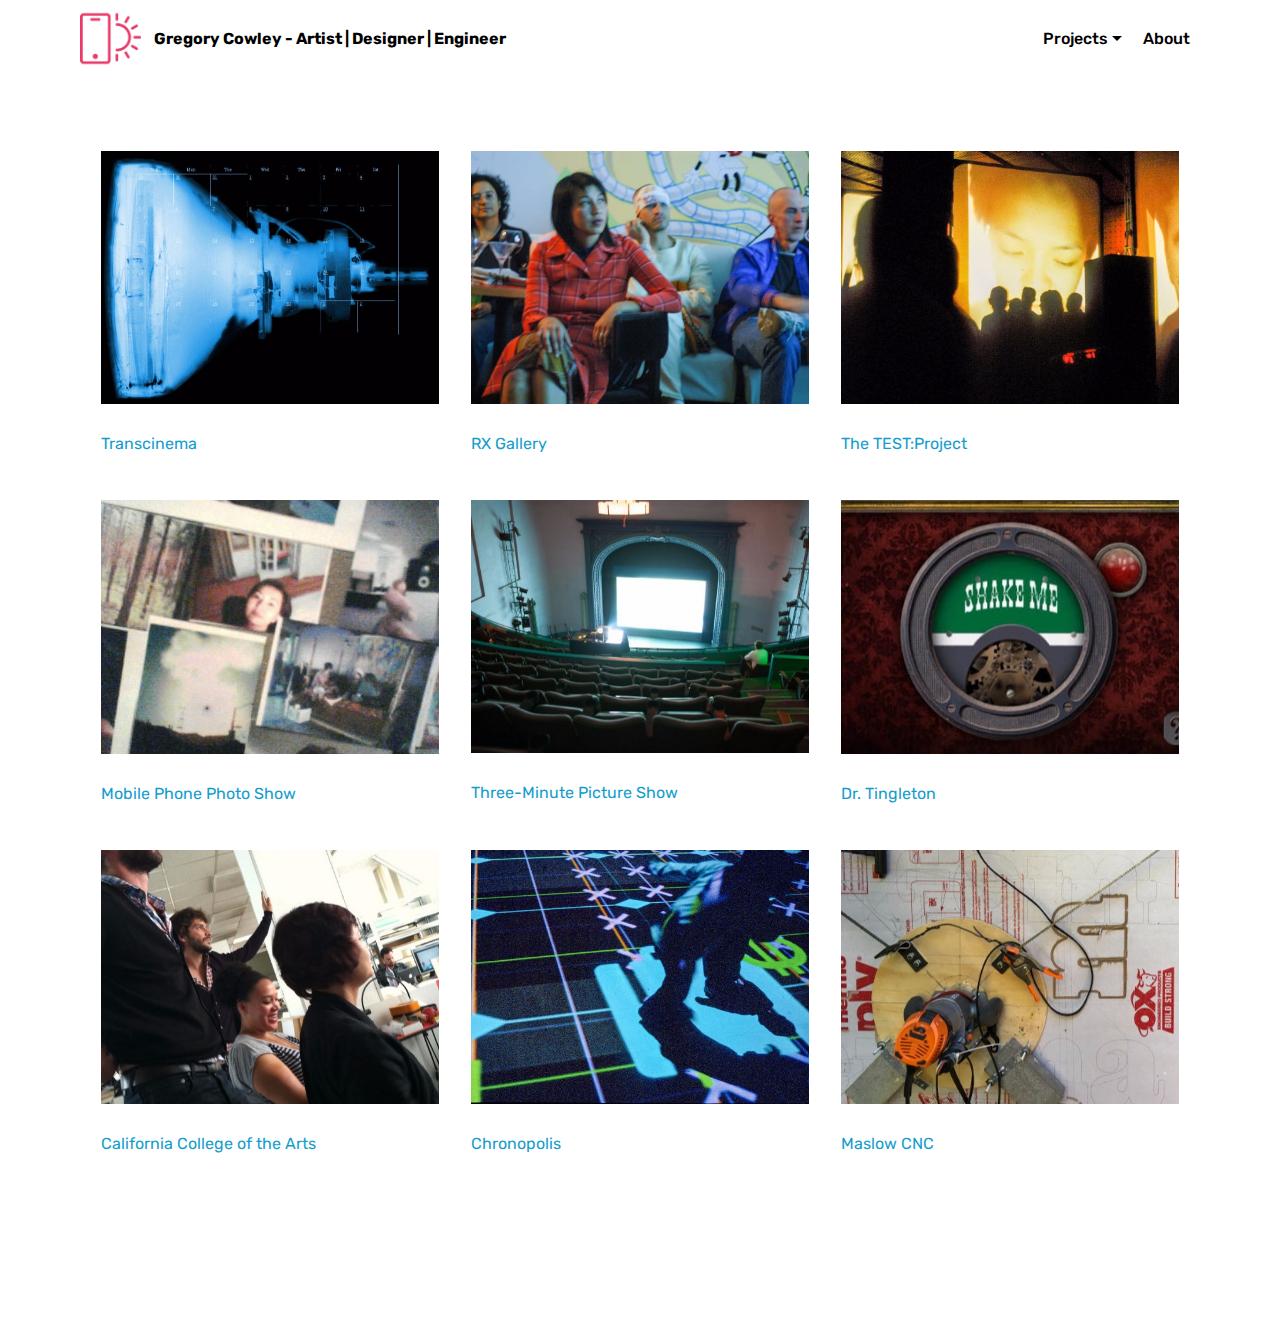
<file: index.html>
<!DOCTYPE html>
<html  >
<head>
  <!-- Site made with Mobirise Website Builder v4.10.7, https://mobirise.com -->
  <meta charset="UTF-8">
  <meta http-equiv="X-UA-Compatible" content="IE=edge">
  <meta name="generator" content="Mobirise v4.10.7, mobirise.com">
  <meta name="viewport" content="width=device-width, initial-scale=1, minimum-scale=1">
  <link rel="shortcut icon" href="assets/images/logo2.png" type="image/x-icon">
  <meta name="description" content="">
  
  <title>Home</title>
  <link rel="stylesheet" href="assets/web/assets/mobirise-icons/mobirise-icons.css">
  <link rel="stylesheet" href="assets/tether/tether.min.css">
  <link rel="stylesheet" href="assets/bootstrap/css/bootstrap.min.css">
  <link rel="stylesheet" href="assets/bootstrap/css/bootstrap-grid.min.css">
  <link rel="stylesheet" href="assets/bootstrap/css/bootstrap-reboot.min.css">
  <link rel="stylesheet" href="assets/dropdown/css/style.css">
  <link rel="stylesheet" href="assets/theme/css/style.css">
  <link rel="stylesheet" href="assets/mobirise/css/mbr-additional.css" type="text/css">
  
  
  
</head>
<body>
  <section class="menu cid-ry39MSfFmo" once="menu" id="menu2-0">

    

    <nav class="navbar navbar-expand beta-menu navbar-dropdown align-items-center navbar-fixed-top navbar-toggleable-sm">
        <button class="navbar-toggler navbar-toggler-right" type="button" data-toggle="collapse" data-target="#navbarSupportedContent" aria-controls="navbarSupportedContent" aria-expanded="false" aria-label="Toggle navigation">
            <div class="hamburger">
                <span></span>
                <span></span>
                <span></span>
                <span></span>
            </div>
        </button>
        <div class="menu-logo">
            <div class="navbar-brand">
                <span class="navbar-logo">
                    <a href="https://mobirise.co">
                        <img src="assets/images/logo2.png" alt="Mobirise" style="height: 3.8rem;">
                    </a>
                </span>
                <span class="navbar-caption-wrap"><a class="navbar-caption text-black display-7" href="index.html">
                        Gregory Cowley - Artist | Designer | Engineer</a></span>
            </div>
        </div>
        <div class="collapse navbar-collapse" id="navbarSupportedContent">
            <ul class="navbar-nav nav-dropdown nav-right" data-app-modern-menu="true"><li class="nav-item dropdown"><a class="nav-link link text-black dropdown-toggle display-7" href="https://mobirise.co" aria-expanded="true" data-toggle="dropdown-submenu">Projects</a><div class="dropdown-menu"><a class="text-black dropdown-item display-7" href="rxgallery.html" aria-expanded="false">RX Gallery</a><a class="text-black dropdown-item display-7" href="transcinema.html" aria-expanded="false">Transcinema</a><a class="text-black dropdown-item display-7" href="testproject.html" aria-expanded="false">The TEST:project</a><a class="text-black dropdown-item display-7" href="mpps.html" aria-expanded="false">MPPS</a><a class="text-black dropdown-item display-7" href="3mps.html" aria-expanded="false">3MPS</a><a class="text-black dropdown-item display-7" href="dr-tingleton.html" aria-expanded="false">Dr. Tingleton</a><a class="text-black dropdown-item display-7" href="cca.html" aria-expanded="false">CCA</a><a class="text-black dropdown-item display-7" href="chronopolis.html" aria-expanded="false">Chronopolis</a></div></li><li class="nav-item">
                    <a class="nav-link link text-black display-7" href="about.html" aria-expanded="false">
                        About</a>
                </li></ul>
            
        </div>
    </nav>
</section>

<section class="engine"><a href="https://mobirise.info/v">free html templates</a></section><section class="features2 cid-ry3wE2TkcC" id="features2-v">

    

    
    
    <div class="container">
        <div class="media-container-row">
            <div class="card p-3 col-12 col-md-6 col-lg-4">
                <div class="card-wrapper">
                    <div class="card-img">
                        <a href="transcinema.html"><img src="assets/images/transcinema-1-676x589.jpeg" alt="Transcinema" title="Transcinema"></a>
                    </div>
                    <div class="card-box">
                        <h4 class="card-title pb-3 mbr-fonts-style display-7"><a href="transcinema.html">
                            Transcinema</a></h4>
                        
                    </div>
                </div>
            </div>

            <div class="card p-3 col-12 col-md-6 col-lg-4">
                <div class="card-wrapper">
                    <div class="card-img">
                        <a href="rxgallery.html"><img src="assets/images/rxgallery-18-676x449.jpeg" alt="RX Gallery" title="RX Gallery"></a>
                    </div>
                    <div class="card-box ">
                        <h4 class="card-title pb-3 mbr-fonts-style display-7"><a href="rxgallery.html">
                            RX Gallery</a></h4>
                        
                    </div>
                </div>
            </div>

            <div class="card p-3 col-12 col-md-6 col-lg-4">
                <div class="card-wrapper">
                    <div class="card-img">
                        <a href="testproject.html"><img src="assets/images/testproject-16-676x448.jpeg" alt="The TEST:Project" title="The TEST:Project"></a>
                    </div>
                    <div class="card-box">
                        <h4 class="card-title pb-3 mbr-fonts-style display-7"><a href="testproject.html">
                            The TEST:Project</a></h4>
                        
                    </div>
                </div>
            </div>

            
        </div>
    </div>
</section>

<section class="features2 cid-ry3wEoi9l5" id="features2-w">

    

    
    
    <div class="container">
        <div class="media-container-row">
            <div class="card p-3 col-12 col-md-6 col-lg-4">
                <div class="card-wrapper">
                    <div class="card-img">
                        <a href="mpps.html"><img src="assets/images/mpp-7-480x640.jpeg" alt="Mobile Phone Photo Show" title="Mobile Phone Photo Show"></a>
                    </div>
                    <div class="card-box">
                        <h4 class="card-title pb-3 mbr-fonts-style display-7"><a href="mpps.html">
                            Mobile Phone Photo Show</a></h4>
                        
                    </div>
                </div>
            </div>

            <div class="card p-3 col-12 col-md-6 col-lg-4">
                <div class="card-wrapper">
                    <div class="card-img">
                        <a href="3mps.html"><img src="assets/images/all-duplicates-15-676x451.jpeg" alt="Three-Minute Picture Show" title="Three-Minute Picture Show"></a>
                    </div>
                    <div class="card-box ">
                        <h4 class="card-title pb-3 mbr-fonts-style display-7"><a href="3mps.html">
                            Three-Minute Picture Show</a></h4>
                        
                    </div>
                </div>
            </div>

            <div class="card p-3 col-12 col-md-6 col-lg-4">
                <div class="card-wrapper">
                    <div class="card-img">
                        <a href="dr-tingleton.html"><img src="assets/images/drtingleton-0001.orig-440x287.jpeg" alt="Dr. Tingleton" title="Dr. Tingleton"></a>
                    </div>
                    <div class="card-box">
                        <h4 class="card-title pb-3 mbr-fonts-style display-7"><a href="dr-tingleton.html">
                            Dr. Tingleton</a></h4>
                        
                    </div>
                </div>
            </div>

            
        </div>
    </div>
</section>

<section class="features2 cid-ry3wEMs0a6" id="features2-x">

    

    
    
    <div class="container">
        <div class="media-container-row">
            <div class="card p-3 col-12 col-md-6 col-lg-4">
                <div class="card-wrapper">
                    <div class="card-img">
                        <a href="cca.html"><img src="assets/images/cca-3-676x505.jpeg" alt="California College of the Arts" title="California College of the Arts"></a>
                    </div>
                    <div class="card-box">
                        <h4 class="card-title pb-3 mbr-fonts-style display-7"><a href="cca.html">
                            California College of the Arts</a></h4>
                        
                    </div>
                </div>
            </div>

            <div class="card p-3 col-12 col-md-6 col-lg-4">
                <div class="card-wrapper">
                    <div class="card-img">
                        <a href="chronopolis.html"><img src="assets/images/chronopolis-8-676x456.jpeg" alt="Chronopolis" title="Chronopolis"></a>
                    </div>
                    <div class="card-box ">
                        <h4 class="card-title pb-3 mbr-fonts-style display-7"><a href="chronopolis.html">
                            Chronopolis</a></h4>
                        
                    </div>
                </div>
            </div>

            <div class="card p-3 col-12 col-md-6 col-lg-4">
                <div class="card-wrapper">
                    <div class="card-img">
                        <a href="cnc.html"><img src="assets/images/cncmachine-3-676x507.jpeg" alt="Maslow CNC" title="Maslow CNC"></a>
                    </div>
                    <div class="card-box">
                        <h4 class="card-title pb-3 mbr-fonts-style display-7"><a href="cnc.html">
                            Maslow CNC</a></h4>
                        
                    </div>
                </div>
            </div>

            
        </div>
    </div>
</section>


  <script src="assets/web/assets/jquery/jquery.min.js"></script>
  <script src="assets/popper/popper.min.js"></script>
  <script src="assets/tether/tether.min.js"></script>
  <script src="assets/bootstrap/js/bootstrap.min.js"></script>
  <script src="assets/smoothscroll/smooth-scroll.js"></script>
  <script src="assets/dropdown/js/nav-dropdown.js"></script>
  <script src="assets/dropdown/js/navbar-dropdown.js"></script>
  <script src="assets/touchswipe/jquery.touch-swipe.min.js"></script>
  <script src="assets/theme/js/script.js"></script>
  
  
</body>
</html>
</file>
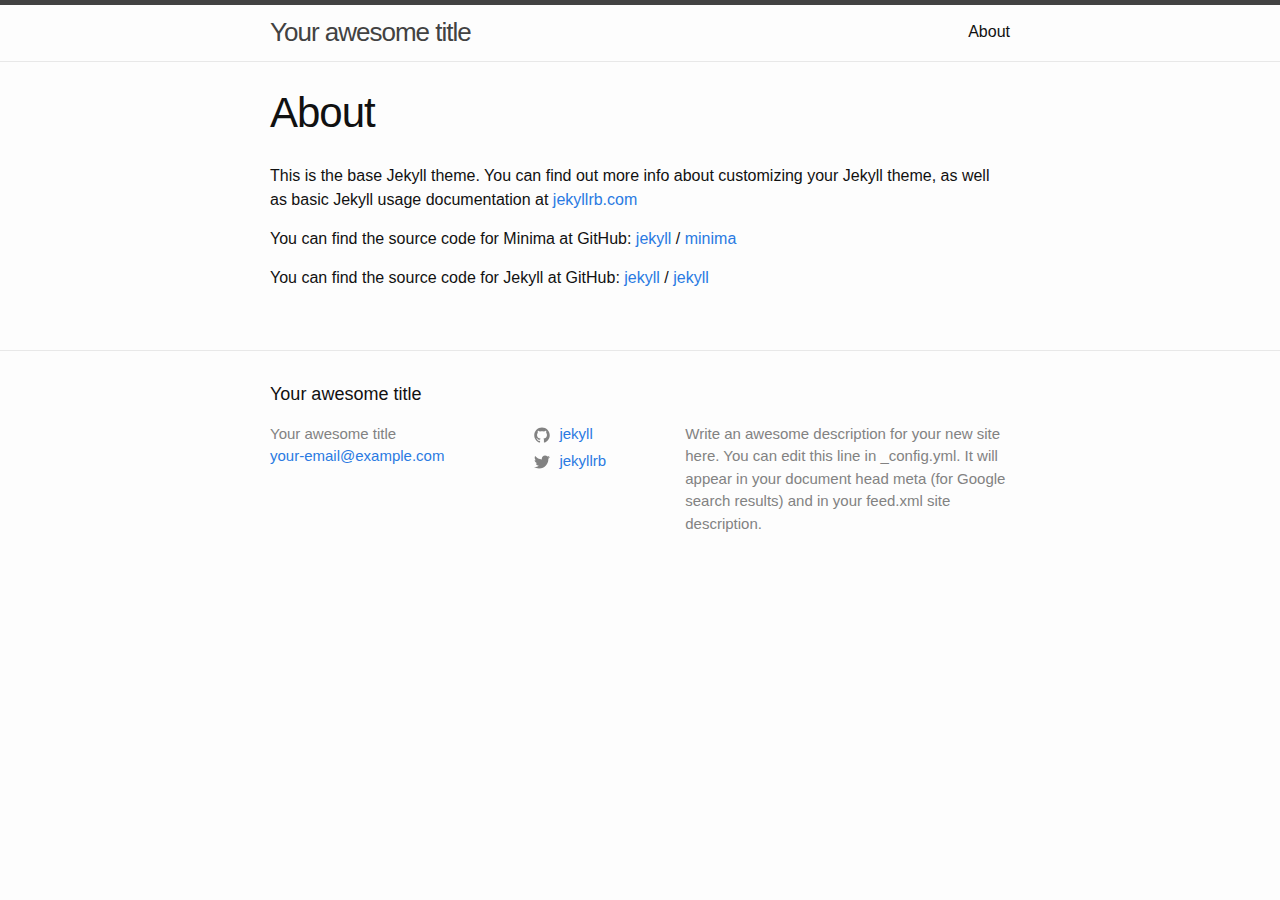
<file: about/index.html>
<!DOCTYPE html>
<html lang="en">

  <head>
  <meta charset="utf-8">
  <meta http-equiv="X-UA-Compatible" content="IE=edge">
  <meta name="viewport" content="width=device-width, initial-scale=1">

  <title>About</title>
  <meta name="description" content="Write an awesome description for your new site here. You can edit this line in _config.yml. It will appear in your document head meta (for Google search resu...">

  <link rel="stylesheet" href="/assets/main.css">
  <link rel="canonical" href="/about/">
  <link rel="alternate" type="application/rss+xml" title="Your awesome title" href="/feed.xml">
  
  
</head>


  <body>

    <header class="site-header" role="banner">

  <div class="wrapper">
    
    
    <a class="site-title" href="/">Your awesome title</a>
  
    
      <nav class="site-nav">
        <input type="checkbox" id="nav-trigger" class="nav-trigger" />
        <label for="nav-trigger">
          <span class="menu-icon">
            <svg viewBox="0 0 18 15" width="18px" height="15px">
              <path fill="#424242" d="M18,1.484c0,0.82-0.665,1.484-1.484,1.484H1.484C0.665,2.969,0,2.304,0,1.484l0,0C0,0.665,0.665,0,1.484,0 h15.031C17.335,0,18,0.665,18,1.484L18,1.484z"/>
              <path fill="#424242" d="M18,7.516C18,8.335,17.335,9,16.516,9H1.484C0.665,9,0,8.335,0,7.516l0,0c0-0.82,0.665-1.484,1.484-1.484 h15.031C17.335,6.031,18,6.696,18,7.516L18,7.516z"/>
              <path fill="#424242" d="M18,13.516C18,14.335,17.335,15,16.516,15H1.484C0.665,15,0,14.335,0,13.516l0,0 c0-0.82,0.665-1.484,1.484-1.484h15.031C17.335,12.031,18,12.696,18,13.516L18,13.516z"/>
            </svg>
          </span>
        </label>

        <div class="trigger">
          
            
            
          
            
            
            <a class="page-link" href="/about/">About</a>
            
          
            
            
          
            
            
          
            
            
          
        </div>
      </nav>
    
  </div>
</header>


    <main class="page-content" aria-label="Content">
      <div class="wrapper">
        <article class="post">

  <header class="post-header">
    <h1 class="post-title">About</h1>
  </header>

  <div class="post-content">
    <p>This is the base Jekyll theme. You can find out more info about customizing your Jekyll theme, as well as basic Jekyll usage documentation at <a href="https://jekyllrb.com/">jekyllrb.com</a></p>

<p>You can find the source code for Minima at GitHub:
<a href="https://github.com/jekyll">jekyll</a> /
<a href="https://github.com/jekyll/minima">minima</a></p>

<p>You can find the source code for Jekyll at GitHub:
<a href="https://github.com/jekyll">jekyll</a> /
<a href="https://github.com/jekyll/jekyll">jekyll</a></p>


  </div>

</article>

      </div>
    </main>

    <footer class="site-footer">

  <div class="wrapper">

    <h2 class="footer-heading">Your awesome title</h2>

    <div class="footer-col-wrapper">
      <div class="footer-col footer-col-1">
        <ul class="contact-list">
          <li>
            
              Your awesome title
            
            </li>
            
            <li><a href="mailto:your-email@example.com">your-email@example.com</a></li>
            
        </ul>
      </div>

      <div class="footer-col footer-col-2">
        <ul class="social-media-list">
          
          <li>
            <a href="https://github.com/jekyll"><span class="icon icon--github"><svg viewBox="0 0 16 16" width="16px" height="16px"><path fill="#828282" d="M7.999,0.431c-4.285,0-7.76,3.474-7.76,7.761 c0,3.428,2.223,6.337,5.307,7.363c0.388,0.071,0.53-0.168,0.53-0.374c0-0.184-0.007-0.672-0.01-1.32 c-2.159,0.469-2.614-1.04-2.614-1.04c-0.353-0.896-0.862-1.135-0.862-1.135c-0.705-0.481,0.053-0.472,0.053-0.472 c0.779,0.055,1.189,0.8,1.189,0.8c0.692,1.186,1.816,0.843,2.258,0.645c0.071-0.502,0.271-0.843,0.493-1.037 C4.86,11.425,3.049,10.76,3.049,7.786c0-0.847,0.302-1.54,0.799-2.082C3.768,5.507,3.501,4.718,3.924,3.65 c0,0,0.652-0.209,2.134,0.796C6.677,4.273,7.34,4.187,8,4.184c0.659,0.003,1.323,0.089,1.943,0.261 c1.482-1.004,2.132-0.796,2.132-0.796c0.423,1.068,0.157,1.857,0.077,2.054c0.497,0.542,0.798,1.235,0.798,2.082 c0,2.981-1.814,3.637-3.543,3.829c0.279,0.24,0.527,0.713,0.527,1.437c0,1.037-0.01,1.874-0.01,2.129 c0,0.208,0.14,0.449,0.534,0.373c3.081-1.028,5.302-3.935,5.302-7.362C15.76,3.906,12.285,0.431,7.999,0.431z"/></svg>
</span><span class="username">jekyll</span></a>

          </li>
          

          
          <li>
            <a href="https://twitter.com/jekyllrb"><span class="icon icon--twitter"><svg viewBox="0 0 16 16" width="16px" height="16px"><path fill="#828282" d="M15.969,3.058c-0.586,0.26-1.217,0.436-1.878,0.515c0.675-0.405,1.194-1.045,1.438-1.809c-0.632,0.375-1.332,0.647-2.076,0.793c-0.596-0.636-1.446-1.033-2.387-1.033c-1.806,0-3.27,1.464-3.27,3.27 c0,0.256,0.029,0.506,0.085,0.745C5.163,5.404,2.753,4.102,1.14,2.124C0.859,2.607,0.698,3.168,0.698,3.767 c0,1.134,0.577,2.135,1.455,2.722C1.616,6.472,1.112,6.325,0.671,6.08c0,0.014,0,0.027,0,0.041c0,1.584,1.127,2.906,2.623,3.206 C3.02,9.402,2.731,9.442,2.433,9.442c-0.211,0-0.416-0.021-0.615-0.059c0.416,1.299,1.624,2.245,3.055,2.271 c-1.119,0.877-2.529,1.4-4.061,1.4c-0.264,0-0.524-0.015-0.78-0.046c1.447,0.928,3.166,1.469,5.013,1.469 c6.015,0,9.304-4.983,9.304-9.304c0-0.142-0.003-0.283-0.009-0.423C14.976,4.29,15.531,3.714,15.969,3.058z"/></svg>
</span><span class="username">jekyllrb</span></a>

          </li>
          
        </ul>
      </div>

      <div class="footer-col footer-col-3">
        <p>Write an awesome description for your new site here. You can edit this line in _config.yml. It will appear in your document head meta (for Google search results) and in your feed.xml site description.</p>
      </div>
    </div>

  </div>

</footer>


  </body>

</html>
</file>
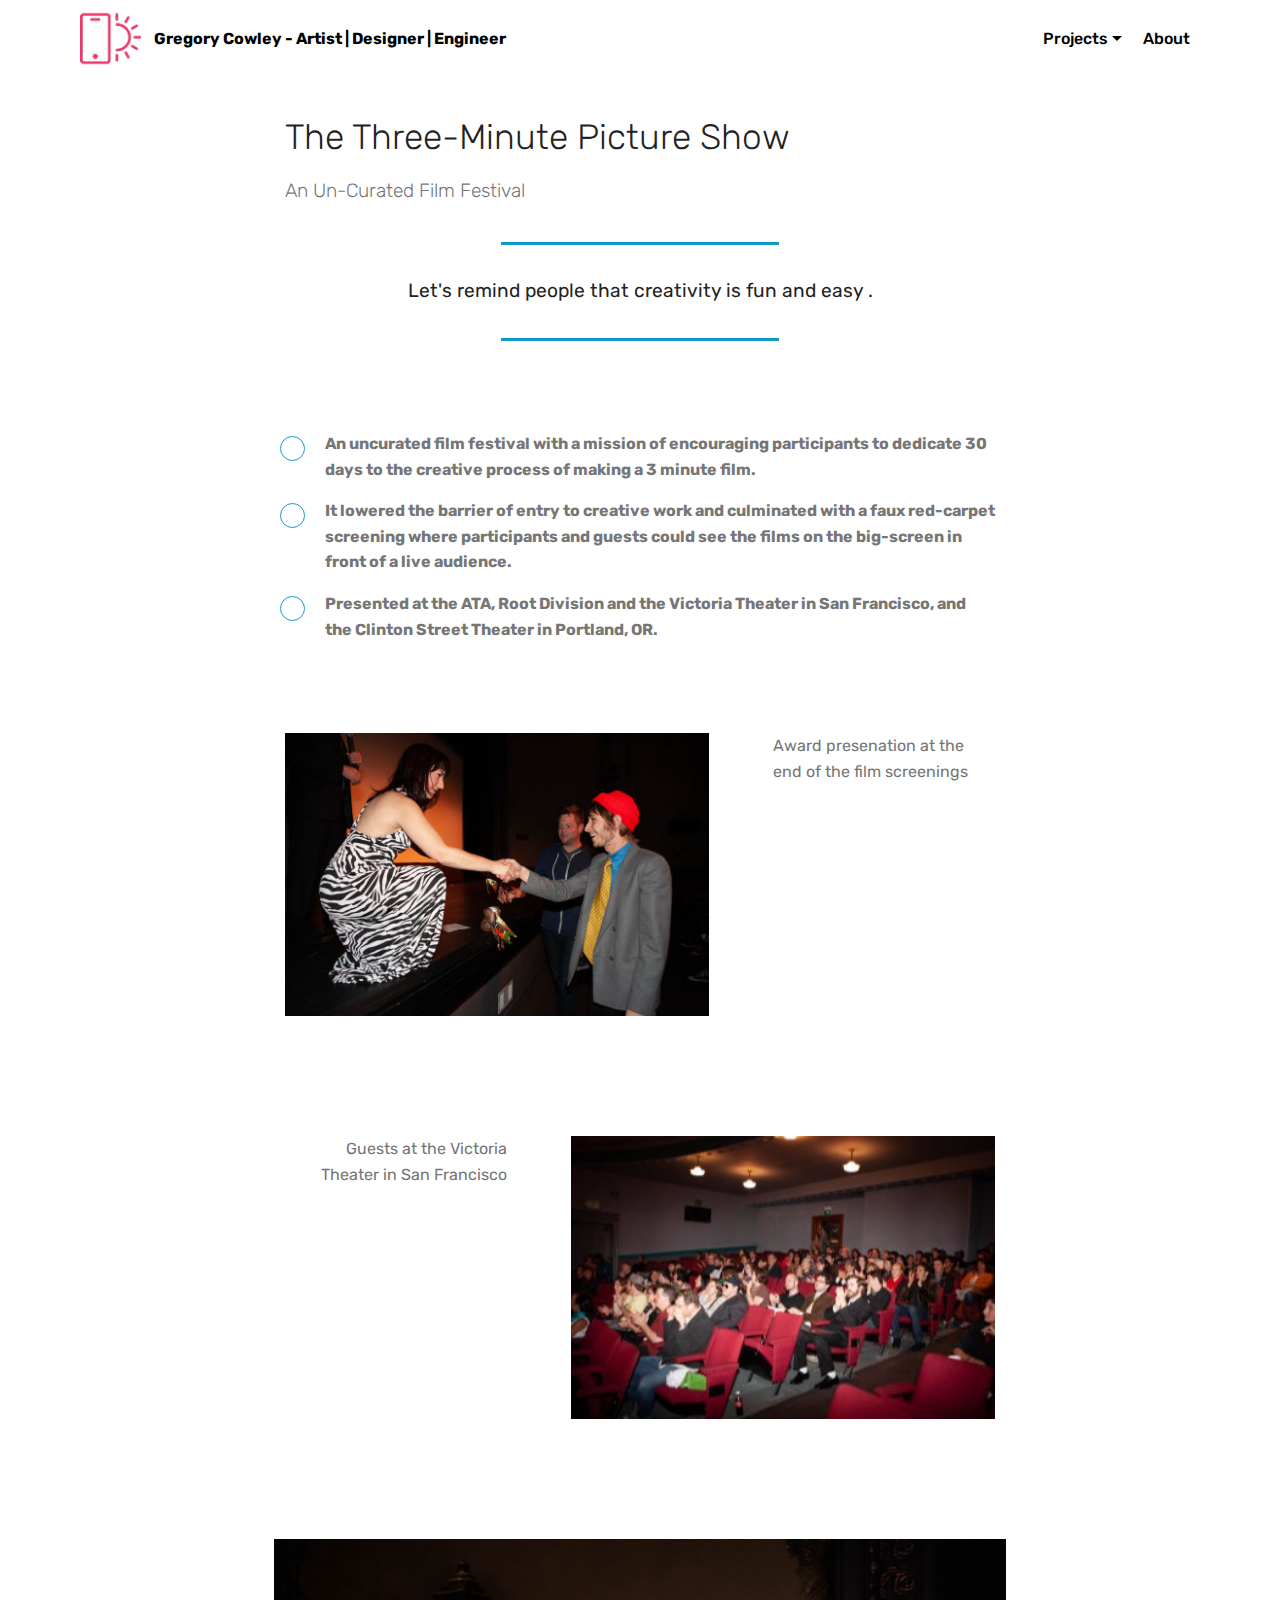
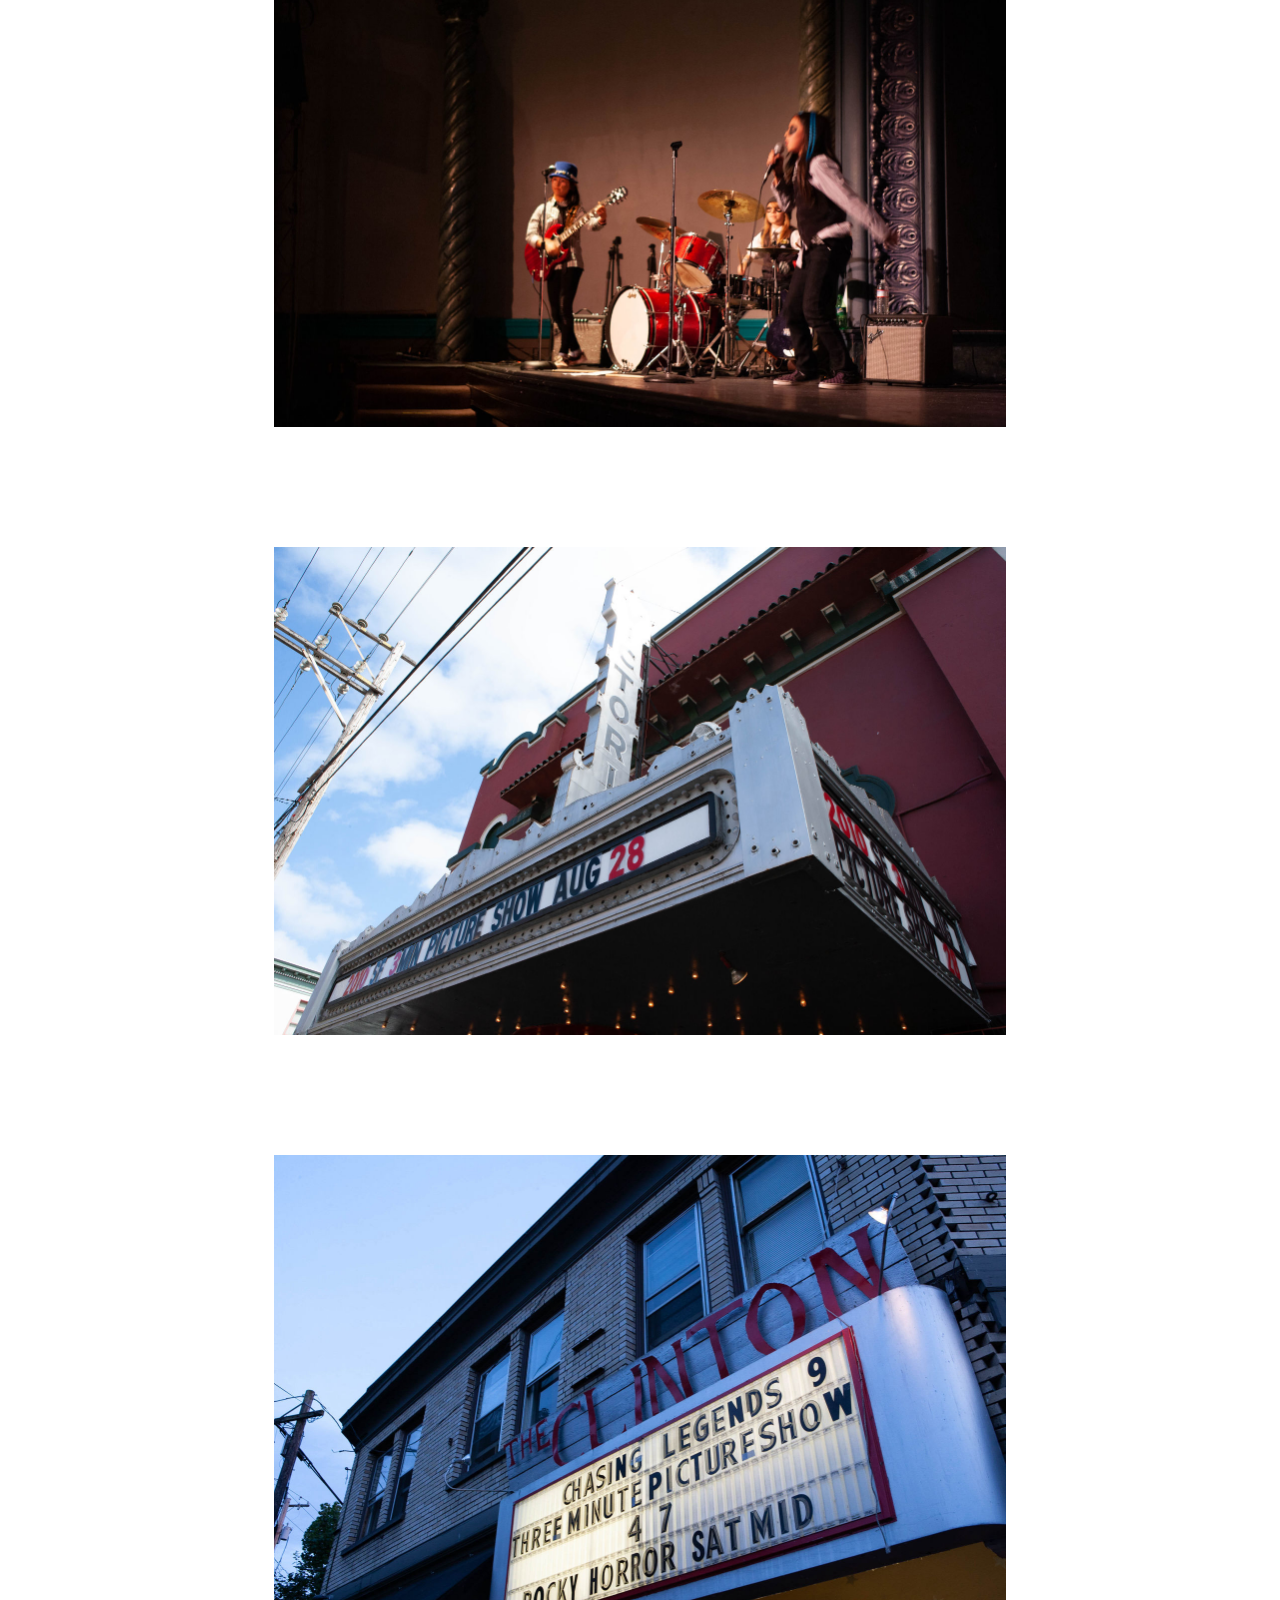
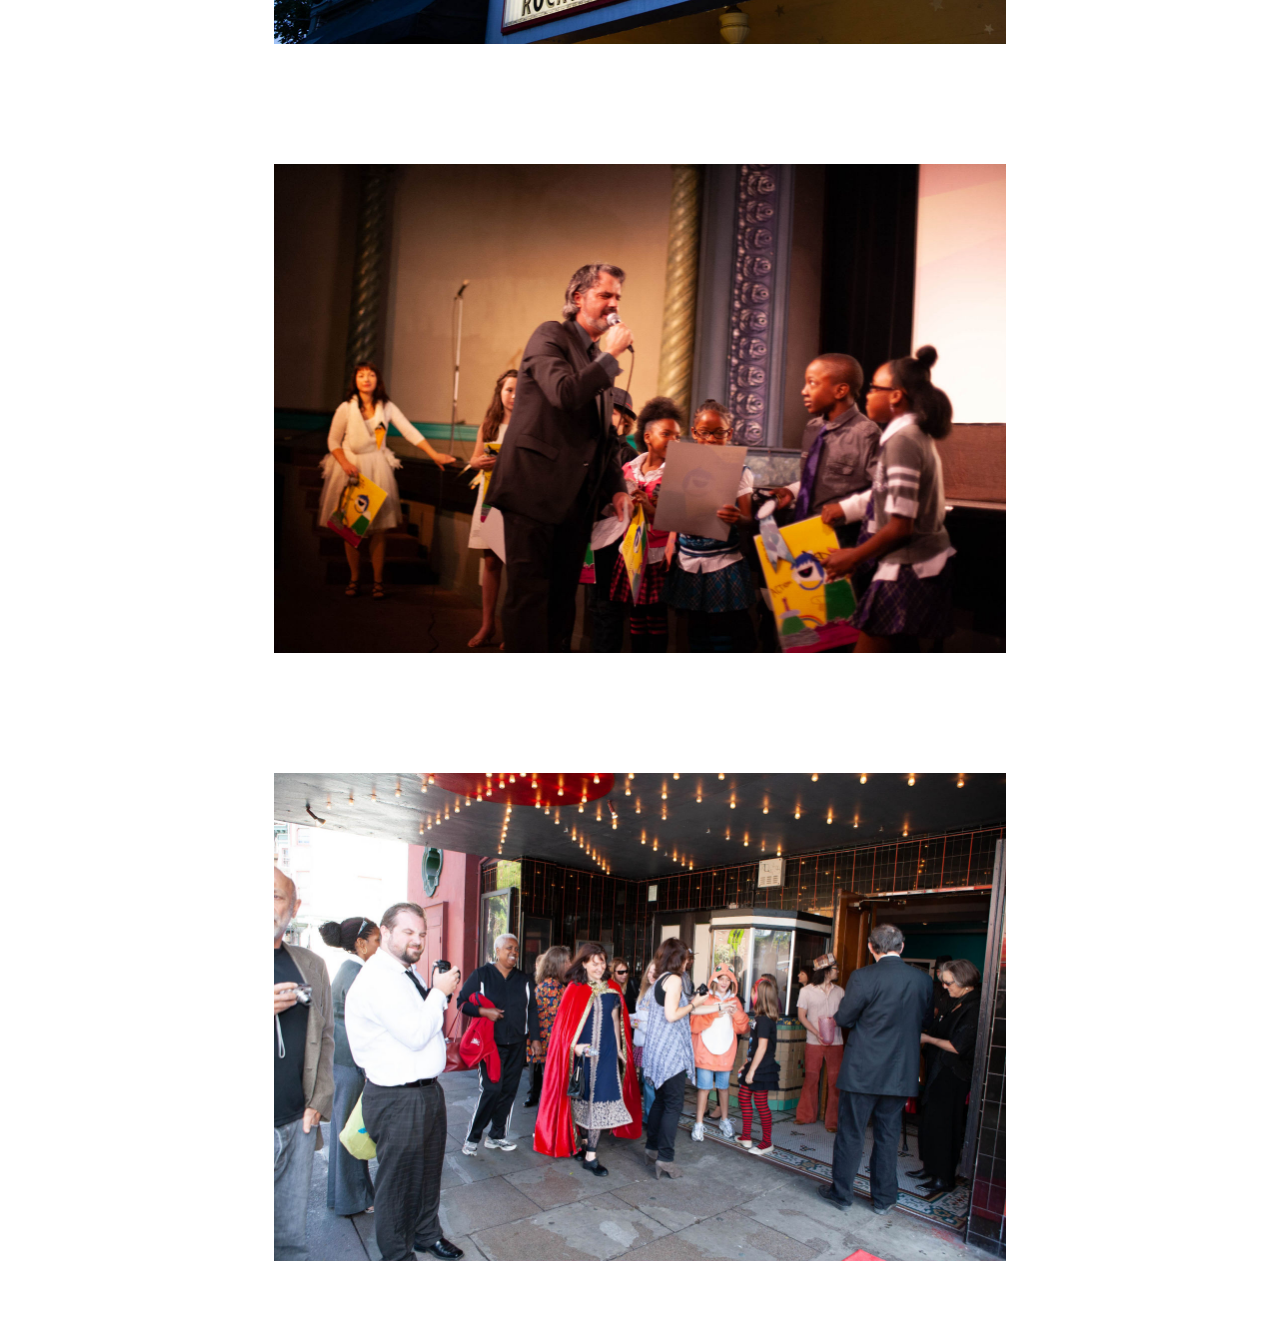
<file: 3mps.html>
<!DOCTYPE html>
<html  >
<head>
  <!-- Site made with Mobirise Website Builder v4.10.7, https://mobirise.com -->
  <meta charset="UTF-8">
  <meta http-equiv="X-UA-Compatible" content="IE=edge">
  <meta name="generator" content="Mobirise v4.10.7, mobirise.com">
  <meta name="viewport" content="width=device-width, initial-scale=1, minimum-scale=1">
  <link rel="shortcut icon" href="assets/images/logo2.png" type="image/x-icon">
  <meta name="description" content="Web Page Maker Description">
  
  <title>Three-Minute Picture Show</title>
  <link rel="stylesheet" href="assets/web/assets/mobirise-icons/mobirise-icons.css">
  <link rel="stylesheet" href="assets/tether/tether.min.css">
  <link rel="stylesheet" href="assets/bootstrap/css/bootstrap.min.css">
  <link rel="stylesheet" href="assets/bootstrap/css/bootstrap-grid.min.css">
  <link rel="stylesheet" href="assets/bootstrap/css/bootstrap-reboot.min.css">
  <link rel="stylesheet" href="assets/dropdown/css/style.css">
  <link rel="stylesheet" href="assets/theme/css/style.css">
  <link rel="stylesheet" href="assets/mobirise/css/mbr-additional.css" type="text/css">
  
  
  
</head>
<body>
  <section class="menu cid-ry39MSfFmo" once="menu" id="menu2-4">

    

    <nav class="navbar navbar-expand beta-menu navbar-dropdown align-items-center navbar-fixed-top navbar-toggleable-sm">
        <button class="navbar-toggler navbar-toggler-right" type="button" data-toggle="collapse" data-target="#navbarSupportedContent" aria-controls="navbarSupportedContent" aria-expanded="false" aria-label="Toggle navigation">
            <div class="hamburger">
                <span></span>
                <span></span>
                <span></span>
                <span></span>
            </div>
        </button>
        <div class="menu-logo">
            <div class="navbar-brand">
                <span class="navbar-logo">
                    <a href="https://mobirise.co">
                        <img src="assets/images/logo2.png" alt="Mobirise" style="height: 3.8rem;">
                    </a>
                </span>
                <span class="navbar-caption-wrap"><a class="navbar-caption text-black display-7" href="index.html">
                        Gregory Cowley - Artist | Designer | Engineer</a></span>
            </div>
        </div>
        <div class="collapse navbar-collapse" id="navbarSupportedContent">
            <ul class="navbar-nav nav-dropdown nav-right" data-app-modern-menu="true"><li class="nav-item dropdown"><a class="nav-link link text-black dropdown-toggle display-7" href="https://mobirise.co" aria-expanded="true" data-toggle="dropdown-submenu">Projects</a><div class="dropdown-menu"><a class="text-black dropdown-item display-7" href="rxgallery.html" aria-expanded="false">RX Gallery</a><a class="text-black dropdown-item display-7" href="transcinema.html" aria-expanded="false">Transcinema</a><a class="text-black dropdown-item display-7" href="testproject.html" aria-expanded="false">The TEST:project</a><a class="text-black dropdown-item display-7" href="mpps.html" aria-expanded="false">MPPS</a><a class="text-black dropdown-item display-7" href="3mps.html" aria-expanded="false">3MPS</a><a class="text-black dropdown-item display-7" href="dr-tingleton.html" aria-expanded="false">Dr. Tingleton</a><a class="text-black dropdown-item display-7" href="cca.html" aria-expanded="false">CCA</a><a class="text-black dropdown-item display-7" href="chronopolis.html" aria-expanded="false">Chronopolis</a></div></li><li class="nav-item">
                    <a class="nav-link link text-black display-7" href="about.html" aria-expanded="false">
                        About</a>
                </li></ul>
            
        </div>
    </nav>
</section>

<section class="engine"><a href="https://mobirise.info/e">how to make a website for free</a></section><section class="mbr-section content4 cid-ry3CnlhBAC" id="content4-1c">

    

    <div class="container">
        <div class="media-container-row">
            <div class="title col-12 col-md-8">
                <h2 class="align-center pb-3 mbr-fonts-style display-1">
                    The Three-Minute Picture Show</h2>
                <h3 class="mbr-section-subtitle align-center mbr-light mbr-fonts-style display-5">
                    An Un-Curated Film Festival</h3>
                
            </div>
        </div>
    </div>
</section>

<section class="mbr-section article content9 cid-ryIzNgETpF" id="content9-1l">
    
     

    <div class="container">
        <div class="inner-container" style="width: 100%;">
            <hr class="line" style="width: 25%;">
            <div class="section-text align-center mbr-fonts-style display-5">
                    Let's remind people that creativity is fun and easy .</div>
            <hr class="line" style="width: 25%;">
        </div>
        </div>
</section>

<section class="mbr-section article content12 cid-ryTGWO5mZA" id="content12-3k">
     

    <div class="container">
        <div class="media-container-row">
            <div class="mbr-text counter-container col-12 col-md-8 mbr-fonts-style display-7">
                <ul>
                    <li><strong>An uncurated film festival with a mission of encouraging participants to dedicate 30 days to the creative process of making a 3 minute film. &nbsp;</strong></li><li><strong>It lowered the barrier of entry to creative work and culminated with a faux red-carpet screening where participants and guests could see the films on the big-screen in front of a live audience.</strong></li><li><strong>Presented at the ATA, Root Division and the Victoria Theater in San Francisco, and the Clinton Street Theater in Portland, OR.</strong></li>
                </ul>
            </div>
        </div>
    </div>
</section>

<section class="mbr-section content6 cid-ryIzOzFkk7" id="content6-1n">
    
     
    
    <div class="container">
        <div class="media-container-row">
            <div class="col-12 col-md-8">
                <div class="media-container-row">
                    <div class="mbr-figure" style="width: 200%;">
                      <img src="assets/images/all-duplicates-20-436x291.jpg" alt="Mobirise" title="">  
                    </div>
                    <div class="media-content">
                        <div class="mbr-section-text">
                            <p class="mbr-text mb-0 mbr-fonts-style display-7">Award presenation at the end of the film screenings</p>
                        </div>
                    </div>
                </div>
            </div>
        </div>
    </div>
</section>

<section class="mbr-section content7 cid-ryIzOKthqC" id="content7-1o">
          
    

    <div class="container">
        <div class="media-container-row">
            <div class="col-12 col-md-8">
                <div class="media-container-row">
                    <div class="media-content">
                        <div class="mbr-section-text">
                            <p class="mbr-text align-right mb-0 mbr-fonts-style display-7">Guests at the Victoria Theater in San Francisco</p>
                        </div>
                    </div>
                    <div class="mbr-figure" style="width: 200%;">
                     <img src="assets/images/3mps-60-436x291.jpeg" alt="Mobirise" title="">  
                    </div>
                </div>
            </div>
        </div>
    </div>
</section>

<section class="cid-ryIzPRnYiy" id="image1-1p">

    

    <figure class="mbr-figure container">
        <div class="image-block" style="width: 66%;">
            <img src="assets/images/3mps-31-1466x977.jpg" width="1400" alt="Mobirise" title="">
            
        </div>
    </figure>
</section>

<section class="cid-ryIzQ2D8Cf" id="image1-1q">

    

    <figure class="mbr-figure container">
        <div class="image-block" style="width: 66%;">
            <img src="assets/images/3mps-20-1466x977.jpg" width="1400" alt="Mobirise" title="">
            
        </div>
    </figure>
</section>

<section class="cid-rySic5CVSp" id="image1-2b">

    

    <figure class="mbr-figure container">
        <div class="image-block" style="width: 66%;">
            <img src="assets/images/3mps-16-1466x978.jpg" width="1400" alt="Mobirise" title="">
            
        </div>
    </figure>
</section>

<section class="cid-rySic9ngEJ" id="image1-2c">

    

    <figure class="mbr-figure container">
        <div class="image-block" style="width: 66%;">
            <img src="assets/images/3mps-56-1466x978.jpg" width="1400" alt="Mobirise" title="">
            
        </div>
    </figure>
</section>

<section class="cid-rySiccUFkb" id="image1-2d">

    

    <figure class="mbr-figure container">
        <div class="image-block" style="width: 66%;">
            <img src="assets/images/3mps-all-duplicates-match-order-7-1466x978.jpg" width="1400" alt="Mobirise" title="">
            
        </div>
    </figure>
</section>


  <script src="assets/web/assets/jquery/jquery.min.js"></script>
  <script src="assets/popper/popper.min.js"></script>
  <script src="assets/tether/tether.min.js"></script>
  <script src="assets/bootstrap/js/bootstrap.min.js"></script>
  <script src="assets/smoothscroll/smooth-scroll.js"></script>
  <script src="assets/dropdown/js/nav-dropdown.js"></script>
  <script src="assets/dropdown/js/navbar-dropdown.js"></script>
  <script src="assets/touchswipe/jquery.touch-swipe.min.js"></script>
  <script src="assets/theme/js/script.js"></script>
  
  
</body>
</html>
</file>
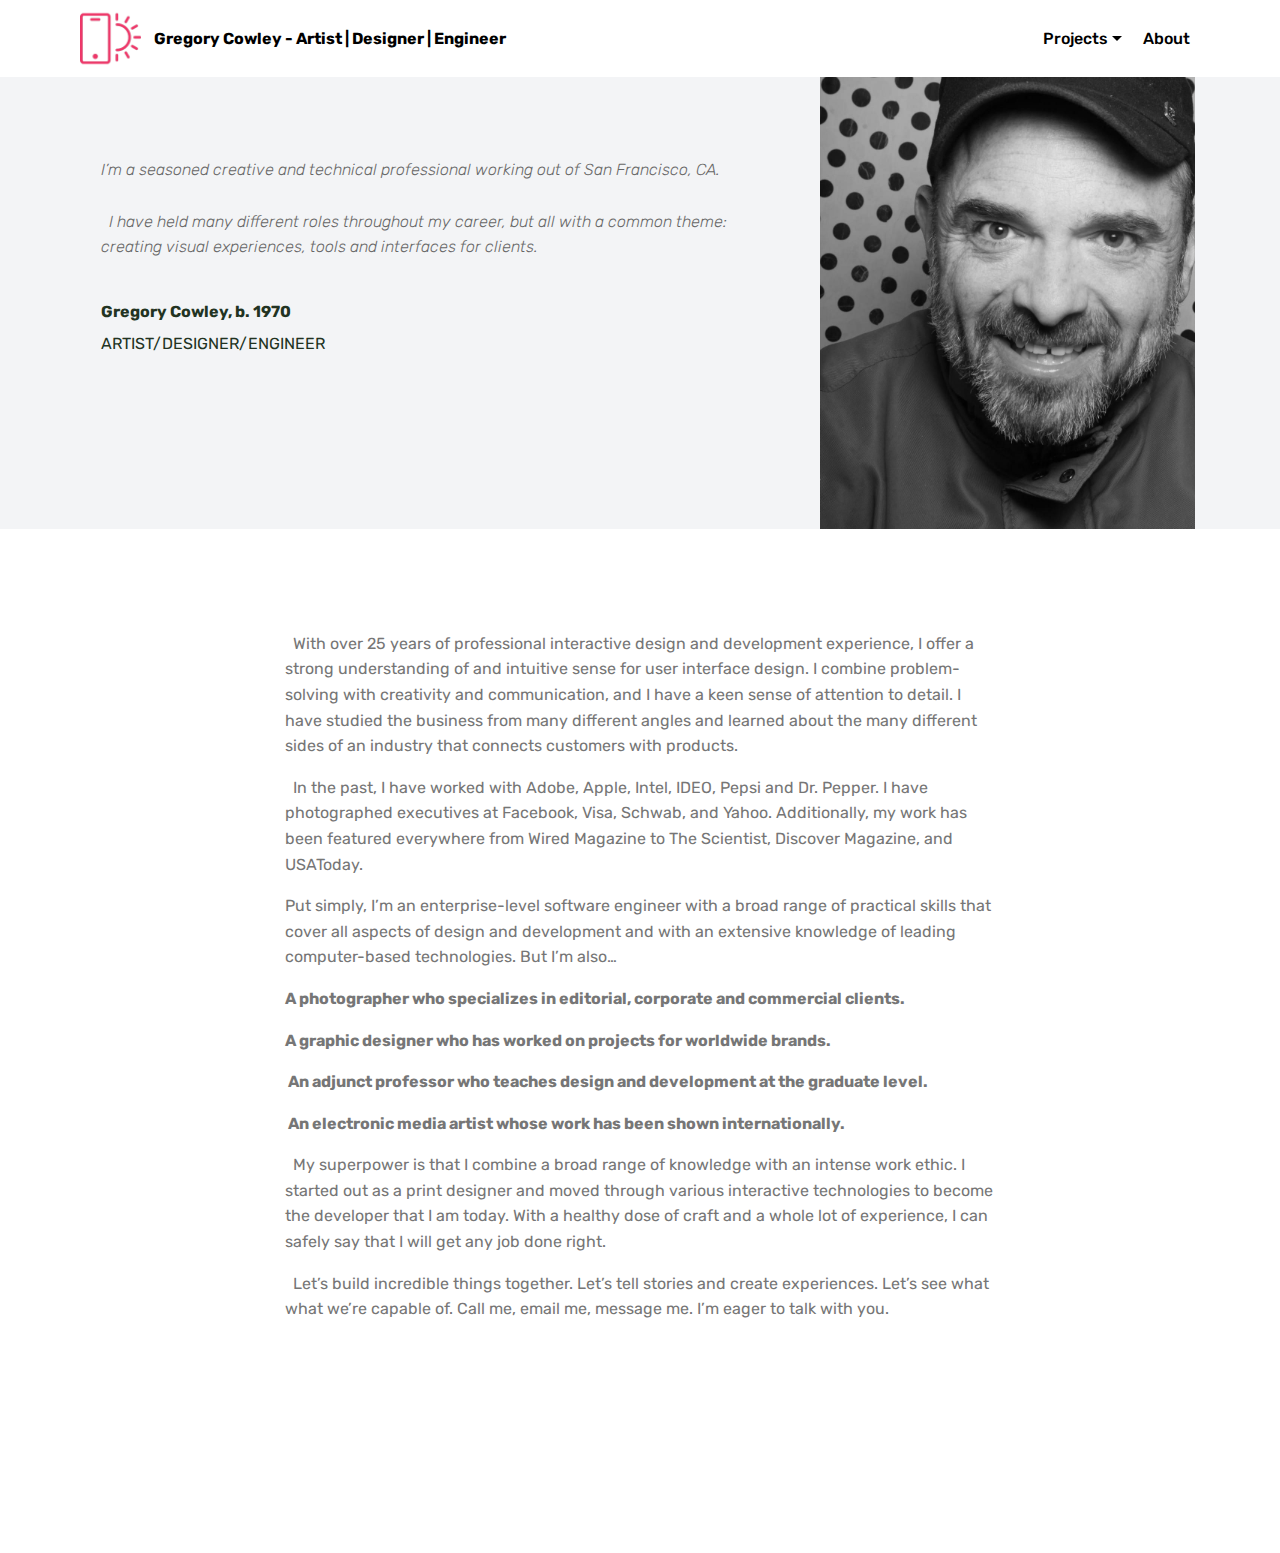
<file: about.html>
<!DOCTYPE html>
<html  >
<head>
  <!-- Site made with Mobirise Website Builder v4.10.7, https://mobirise.com -->
  <meta charset="UTF-8">
  <meta http-equiv="X-UA-Compatible" content="IE=edge">
  <meta name="generator" content="Mobirise v4.10.7, mobirise.com">
  <meta name="viewport" content="width=device-width, initial-scale=1, minimum-scale=1">
  <link rel="shortcut icon" href="assets/images/logo2.png" type="image/x-icon">
  <meta name="description" content="Website Maker Description">
  
  <title>About Gregory Cowley</title>
  <link rel="stylesheet" href="assets/web/assets/mobirise-icons/mobirise-icons.css">
  <link rel="stylesheet" href="assets/tether/tether.min.css">
  <link rel="stylesheet" href="assets/bootstrap/css/bootstrap.min.css">
  <link rel="stylesheet" href="assets/bootstrap/css/bootstrap-grid.min.css">
  <link rel="stylesheet" href="assets/bootstrap/css/bootstrap-reboot.min.css">
  <link rel="stylesheet" href="assets/dropdown/css/style.css">
  <link rel="stylesheet" href="assets/theme/css/style.css">
  <link rel="stylesheet" href="assets/mobirise/css/mbr-additional.css" type="text/css">
  
  
  
</head>
<body>
  <section class="menu cid-ry39MSfFmo" once="menu" id="menu2-9">

    

    <nav class="navbar navbar-expand beta-menu navbar-dropdown align-items-center navbar-fixed-top navbar-toggleable-sm">
        <button class="navbar-toggler navbar-toggler-right" type="button" data-toggle="collapse" data-target="#navbarSupportedContent" aria-controls="navbarSupportedContent" aria-expanded="false" aria-label="Toggle navigation">
            <div class="hamburger">
                <span></span>
                <span></span>
                <span></span>
                <span></span>
            </div>
        </button>
        <div class="menu-logo">
            <div class="navbar-brand">
                <span class="navbar-logo">
                    <a href="https://mobirise.co">
                        <img src="assets/images/logo2.png" alt="Mobirise" style="height: 3.8rem;">
                    </a>
                </span>
                <span class="navbar-caption-wrap"><a class="navbar-caption text-black display-7" href="index.html">
                        Gregory Cowley - Artist | Designer | Engineer</a></span>
            </div>
        </div>
        <div class="collapse navbar-collapse" id="navbarSupportedContent">
            <ul class="navbar-nav nav-dropdown nav-right" data-app-modern-menu="true"><li class="nav-item dropdown"><a class="nav-link link text-black dropdown-toggle display-7" href="https://mobirise.co" aria-expanded="true" data-toggle="dropdown-submenu">Projects</a><div class="dropdown-menu"><a class="text-black dropdown-item display-7" href="rxgallery.html" aria-expanded="false">RX Gallery</a><a class="text-black dropdown-item display-7" href="transcinema.html" aria-expanded="false">Transcinema</a><a class="text-black dropdown-item display-7" href="testproject.html" aria-expanded="false">The TEST:project</a><a class="text-black dropdown-item display-7" href="mpps.html" aria-expanded="false">MPPS</a><a class="text-black dropdown-item display-7" href="3mps.html" aria-expanded="false">3MPS</a><a class="text-black dropdown-item display-7" href="dr-tingleton.html" aria-expanded="false">Dr. Tingleton</a><a class="text-black dropdown-item display-7" href="cca.html" aria-expanded="false">CCA</a><a class="text-black dropdown-item display-7" href="chronopolis.html" aria-expanded="false">Chronopolis</a></div></li><li class="nav-item">
                    <a class="nav-link link text-black display-7" href="about.html" aria-expanded="false">
                        About</a>
                </li></ul>
            
        </div>
    </nav>
</section>

<section class="engine"><a href="https://mobirise.info/z">best css templates</a></section><section class="testimonials3 cid-ry3hYSTlXu" id="testimonials3-p">

    

    

    <div class="container">
        <div class="media-container-row">
            <div class="media-content px-3 align-self-center mbr-white py-2">
                <p class="mbr-text testimonial-text mbr-fonts-style display-7">I’m a seasoned creative and technical professional working out of San Francisco, CA.<br><br>  I have held many different roles throughout my career, but all with a common theme: creating visual experiences, tools and interfaces for clients.<br></p>
                <p class="mbr-author-name pt-4 mb-2 mbr-fonts-style display-7">
                   Gregory Cowley, b. 1970</p>
                <p class="mbr-author-desc mbr-fonts-style display-7">
                   ARTIST/DESIGNER/ENGINEER</p>
            </div>

            <div class="mbr-figure pl-lg-5" style="width: 60%;">
              <img src="assets/images/inside-out-portrait-1-1000x1410.jpg" alt="" title="">
            </div>
        </div>
    </div>
</section>

<section class="mbr-section article content1 cid-ryTqzZKMji" id="content1-37">
    
     

    <div class="container">
        <div class="media-container-row">
            <div class="mbr-text col-12 mbr-fonts-style display-7 col-md-8"><p><br></p><p>  With over 25 years of professional interactive design and development experience, I offer a strong understanding of and intuitive sense for user interface design. I combine problem-solving with creativity and communication, and I have a keen sense of attention to detail. I have studied the business from many different angles and learned about the many different sides of an industry that connects customers with products.</p><p>  In the past, I have worked with Adobe, Apple, Intel, IDEO, Pepsi and Dr. Pepper. I have photographed executives at Facebook, Visa, Schwab, and Yahoo. Additionally, my work has been featured everywhere from Wired Magazine to The Scientist, Discover Magazine, and USAToday.  </p><p>Put simply, I’m an enterprise-level software engineer with a broad range of practical skills that cover all aspects of design and development and with an extensive knowledge of leading computer-based technologies. But I’m also… </p><p><strong>A photographer who specializes in editorial, corporate and commercial clients. </strong></p><p><strong>A graphic designer who has worked on projects for worldwide brands.</strong></p><p><strong> An adjunct professor who teaches design and development at the graduate level.</strong></p><p><strong> An electronic media artist whose work has been shown internationally.</strong></p><p>  My superpower is that I combine a broad range of knowledge with an intense work ethic. I started out as a print designer and moved through various interactive technologies to become the developer that I am today. With a healthy dose of craft and a whole lot of experience, I can safely say that I will get any job done right.&nbsp;</p><p><span style="font-size: 1rem;">  Let’s build incredible things together. Let’s tell stories and create experiences. Let’s see what what we’re capable of. Call me, email me, message me. I’m eager to talk with you.&nbsp;</span><br></p><p><br></p><p><br></p></div>
        </div>
    </div>
</section>

<section class="mbr-section article content1 cid-ryTtOaVSQE" id="content1-38">
    
     

    <div class="container">
        <div class="media-container-row">
            <div class="mbr-text col-12 mbr-fonts-style display-7 col-md-8"><p><br></p></div>
        </div>
    </div>
</section>


  <script src="assets/web/assets/jquery/jquery.min.js"></script>
  <script src="assets/popper/popper.min.js"></script>
  <script src="assets/tether/tether.min.js"></script>
  <script src="assets/bootstrap/js/bootstrap.min.js"></script>
  <script src="assets/smoothscroll/smooth-scroll.js"></script>
  <script src="assets/dropdown/js/nav-dropdown.js"></script>
  <script src="assets/dropdown/js/navbar-dropdown.js"></script>
  <script src="assets/touchswipe/jquery.touch-swipe.min.js"></script>
  <script src="assets/theme/js/script.js"></script>
  
  
</body>
</html>
</file>
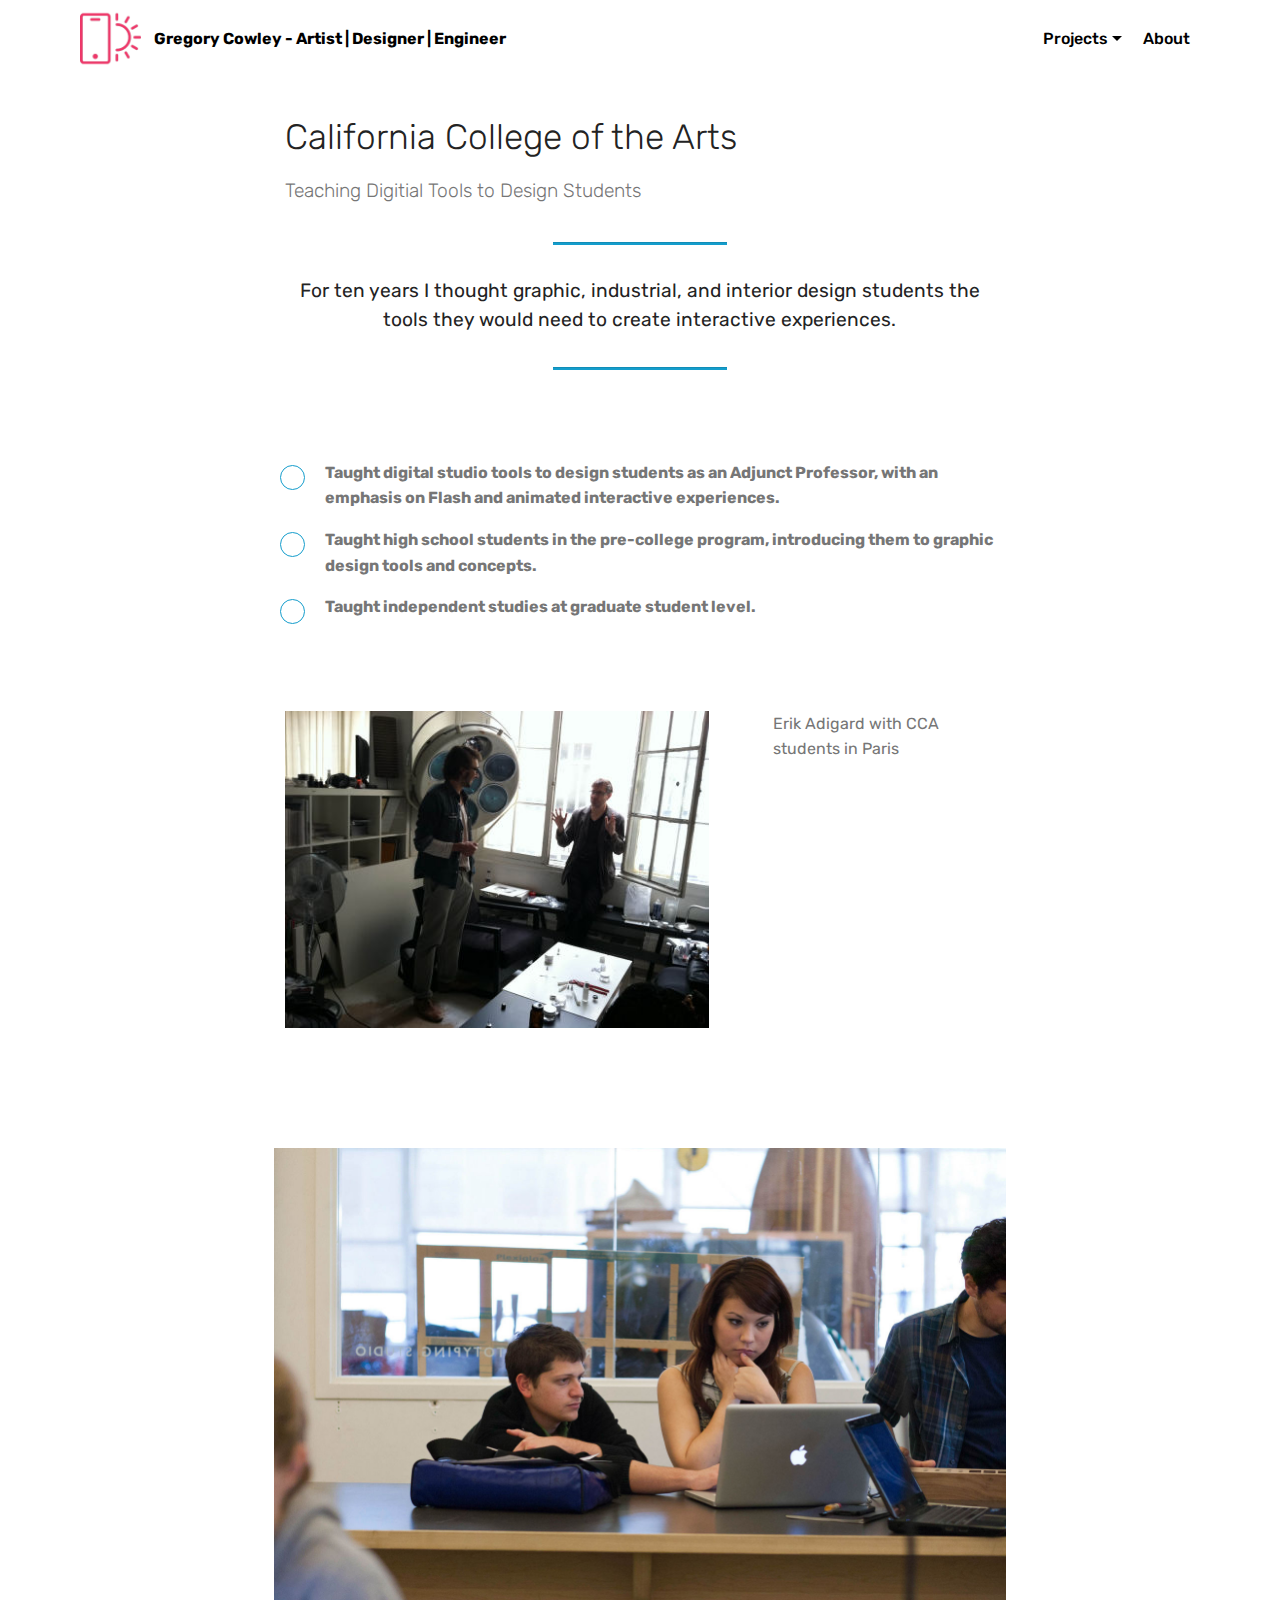
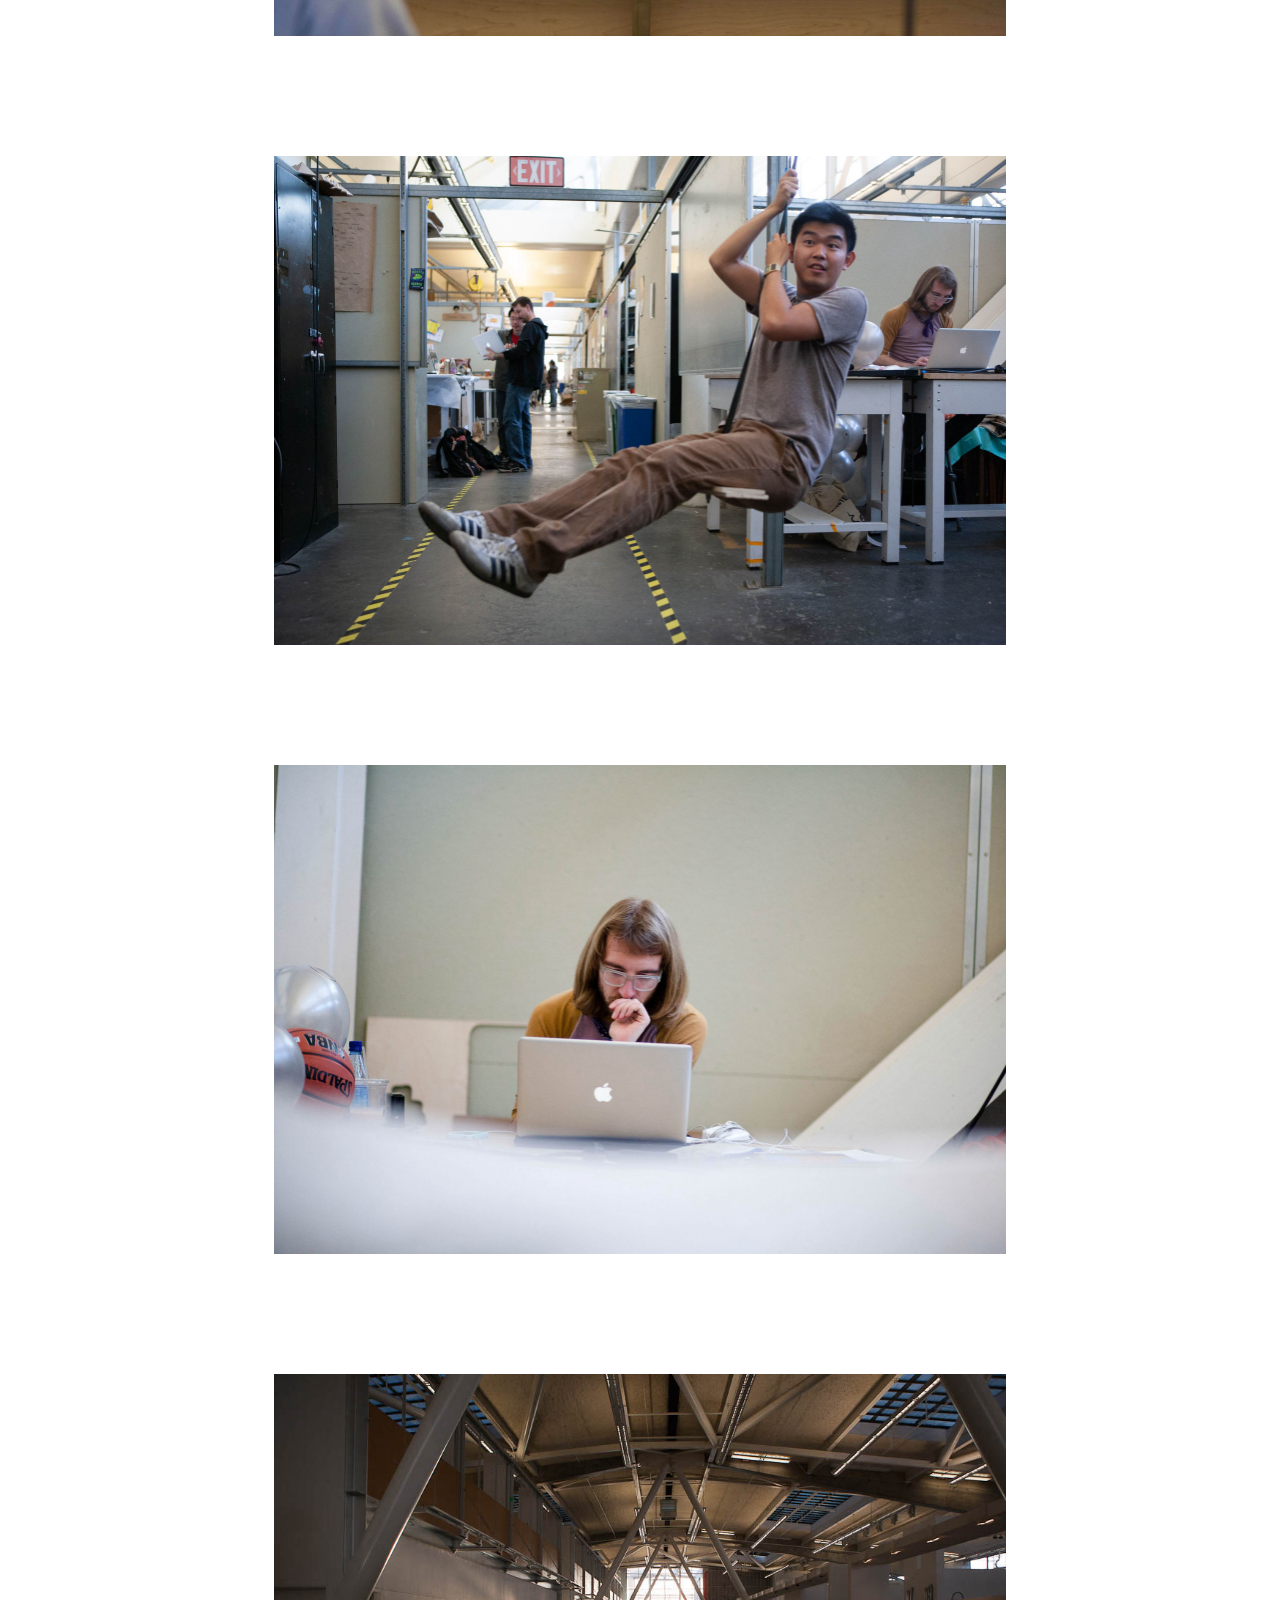
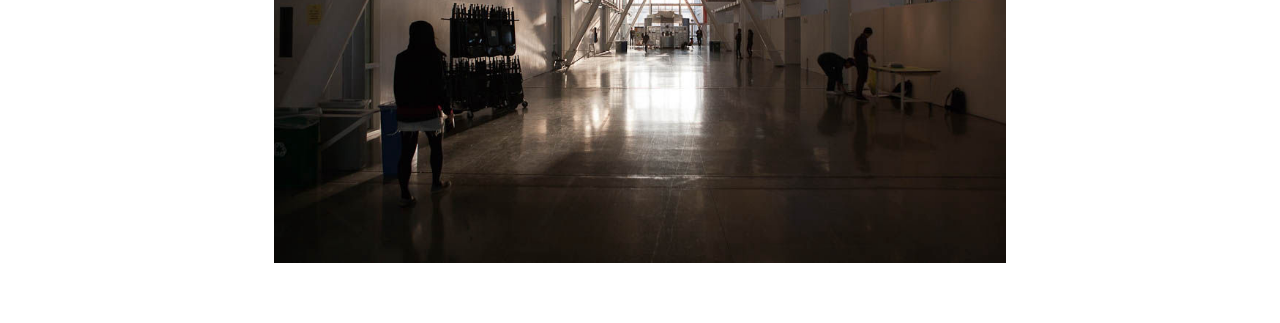
<file: cca.html>
<!DOCTYPE html>
<html  >
<head>
  <!-- Site made with Mobirise Website Builder v4.10.7, https://mobirise.com -->
  <meta charset="UTF-8">
  <meta http-equiv="X-UA-Compatible" content="IE=edge">
  <meta name="generator" content="Mobirise v4.10.7, mobirise.com">
  <meta name="viewport" content="width=device-width, initial-scale=1, minimum-scale=1">
  <link rel="shortcut icon" href="assets/images/logo2.png" type="image/x-icon">
  <meta name="description" content="Web Page Builder Description">
  
  <title>California College of the Arts</title>
  <link rel="stylesheet" href="assets/web/assets/mobirise-icons/mobirise-icons.css">
  <link rel="stylesheet" href="assets/tether/tether.min.css">
  <link rel="stylesheet" href="assets/bootstrap/css/bootstrap.min.css">
  <link rel="stylesheet" href="assets/bootstrap/css/bootstrap-grid.min.css">
  <link rel="stylesheet" href="assets/bootstrap/css/bootstrap-reboot.min.css">
  <link rel="stylesheet" href="assets/dropdown/css/style.css">
  <link rel="stylesheet" href="assets/theme/css/style.css">
  <link rel="stylesheet" href="assets/mobirise/css/mbr-additional.css" type="text/css">
  
  
  
</head>
<body>
  <section class="menu cid-ry39MSfFmo" once="menu" id="menu2-3">

    

    <nav class="navbar navbar-expand beta-menu navbar-dropdown align-items-center navbar-fixed-top navbar-toggleable-sm">
        <button class="navbar-toggler navbar-toggler-right" type="button" data-toggle="collapse" data-target="#navbarSupportedContent" aria-controls="navbarSupportedContent" aria-expanded="false" aria-label="Toggle navigation">
            <div class="hamburger">
                <span></span>
                <span></span>
                <span></span>
                <span></span>
            </div>
        </button>
        <div class="menu-logo">
            <div class="navbar-brand">
                <span class="navbar-logo">
                    <a href="https://mobirise.co">
                        <img src="assets/images/logo2.png" alt="Mobirise" style="height: 3.8rem;">
                    </a>
                </span>
                <span class="navbar-caption-wrap"><a class="navbar-caption text-black display-7" href="index.html">
                        Gregory Cowley - Artist | Designer | Engineer</a></span>
            </div>
        </div>
        <div class="collapse navbar-collapse" id="navbarSupportedContent">
            <ul class="navbar-nav nav-dropdown nav-right" data-app-modern-menu="true"><li class="nav-item dropdown"><a class="nav-link link text-black dropdown-toggle display-7" href="https://mobirise.co" aria-expanded="true" data-toggle="dropdown-submenu">Projects</a><div class="dropdown-menu"><a class="text-black dropdown-item display-7" href="rxgallery.html" aria-expanded="false">RX Gallery</a><a class="text-black dropdown-item display-7" href="transcinema.html" aria-expanded="false">Transcinema</a><a class="text-black dropdown-item display-7" href="testproject.html" aria-expanded="false">The TEST:project</a><a class="text-black dropdown-item display-7" href="mpps.html" aria-expanded="false">MPPS</a><a class="text-black dropdown-item display-7" href="3mps.html" aria-expanded="false">3MPS</a><a class="text-black dropdown-item display-7" href="dr-tingleton.html" aria-expanded="false">Dr. Tingleton</a><a class="text-black dropdown-item display-7" href="cca.html" aria-expanded="false">CCA</a><a class="text-black dropdown-item display-7" href="chronopolis.html" aria-expanded="false">Chronopolis</a></div></li><li class="nav-item">
                    <a class="nav-link link text-black display-7" href="about.html" aria-expanded="false">
                        About</a>
                </li></ul>
            
        </div>
    </nav>
</section>

<section class="engine"><a href="https://mobirise.info/z">best free html templates</a></section><section class="mbr-section content4 cid-ry3CvfWMt0" id="content4-1d">

    

    <div class="container">
        <div class="media-container-row">
            <div class="title col-12 col-md-8">
                <h2 class="align-center pb-3 mbr-fonts-style display-1">
                    California College of the Arts</h2>
                <h3 class="mbr-section-subtitle align-center mbr-light mbr-fonts-style display-5">
                    Teaching Digitial Tools to Design Students</h3>
                
            </div>
        </div>
    </div>
</section>

<section class="mbr-section article content9 cid-ryIBgprC2E" id="content9-1r">
    
     

    <div class="container">
        <div class="inner-container" style="width: 63%;">
            <hr class="line" style="width: 25%;">
            <div class="section-text align-center mbr-fonts-style display-5">For ten years I thought graphic, industrial, and interior design students the tools they would need to create interactive experiences.</div>
            <hr class="line" style="width: 25%;">
        </div>
        </div>
</section>

<section class="mbr-section article content12 cid-ryTHKW4D24" id="content12-3l">
     

    <div class="container">
        <div class="media-container-row">
            <div class="mbr-text counter-container col-12 col-md-8 mbr-fonts-style display-7">
                <ul>
                    <li><strong>Taught digital studio tools to design students as an Adjunct Professor, with an emphasis on Flash and animated interactive experiences.</strong></li><li><strong>Taught high school students in the pre-college program, introducing them to graphic design tools and concepts.</strong></li><li><strong>Taught independent studies at graduate student level.</strong></li>
                </ul>
            </div>
        </div>
    </div>
</section>

<section class="mbr-section content6 cid-ryIBhEEBUs" id="content6-1t">
    
     
    
    <div class="container">
        <div class="media-container-row">
            <div class="col-12 col-md-8">
                <div class="media-container-row">
                    <div class="mbr-figure" style="width: 200%;">
                      <img src="assets/images/cca-2-436x326.jpg" alt="Mobirise" title="">  
                    </div>
                    <div class="media-content">
                        <div class="mbr-section-text">
                            <p class="mbr-text mb-0 mbr-fonts-style display-7">Erik Adigard with CCA students in Paris</p>
                        </div>
                    </div>
                </div>
            </div>
        </div>
    </div>
</section>

<section class="cid-ryIBiv7NhA" id="image1-1v">

    

    <figure class="mbr-figure container">
        <div class="image-block" style="width: 66%;">
            <img src="assets/images/cca-1-1466x978.jpg" width="1400" alt="Mobirise" title="">
            
        </div>
    </figure>
</section>

<section class="cid-ryIBiFmrWQ" id="image1-1w">

    

    <figure class="mbr-figure container">
        <div class="image-block" style="width: 66%;">
            <img src="assets/images/cca-7-1466x978.jpg" width="1400" alt="Mobirise" title="">
            
        </div>
    </figure>
</section>

<section class="cid-rySiY7JLLQ" id="image1-2e">

    

    <figure class="mbr-figure container">
        <div class="image-block" style="width: 66%;">
            <img src="assets/images/cca-8-1466x978.jpg" width="1400" alt="Mobirise" title="">
            
        </div>
    </figure>
</section>

<section class="cid-rySiYhppqF" id="image1-2f">

    

    <figure class="mbr-figure container">
        <div class="image-block" style="width: 66%;">
            <img src="assets/images/cca-12-1000x667.jpg" width="1400" alt="Mobirise" title="">
            
        </div>
    </figure>
</section>


  <script src="assets/web/assets/jquery/jquery.min.js"></script>
  <script src="assets/popper/popper.min.js"></script>
  <script src="assets/tether/tether.min.js"></script>
  <script src="assets/bootstrap/js/bootstrap.min.js"></script>
  <script src="assets/smoothscroll/smooth-scroll.js"></script>
  <script src="assets/dropdown/js/nav-dropdown.js"></script>
  <script src="assets/dropdown/js/navbar-dropdown.js"></script>
  <script src="assets/touchswipe/jquery.touch-swipe.min.js"></script>
  <script src="assets/theme/js/script.js"></script>
  
  
</body>
</html>
</file>
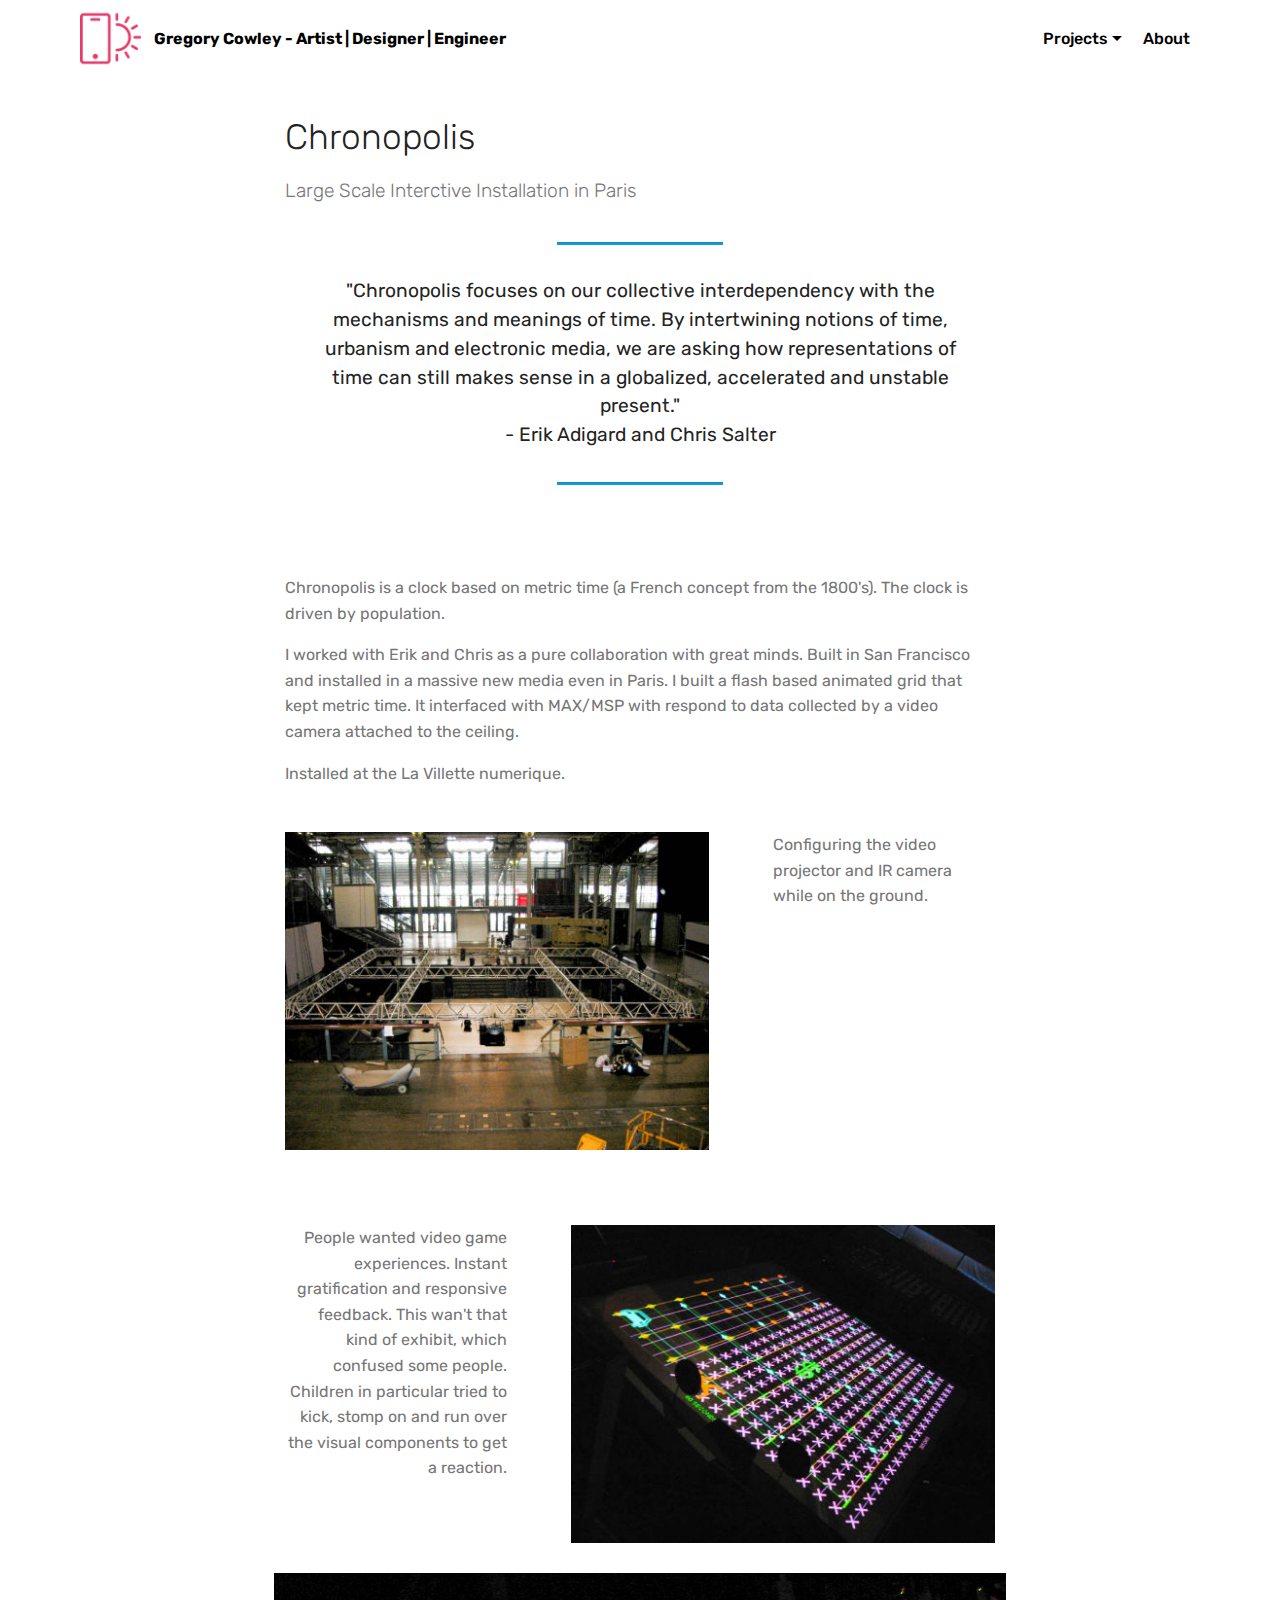
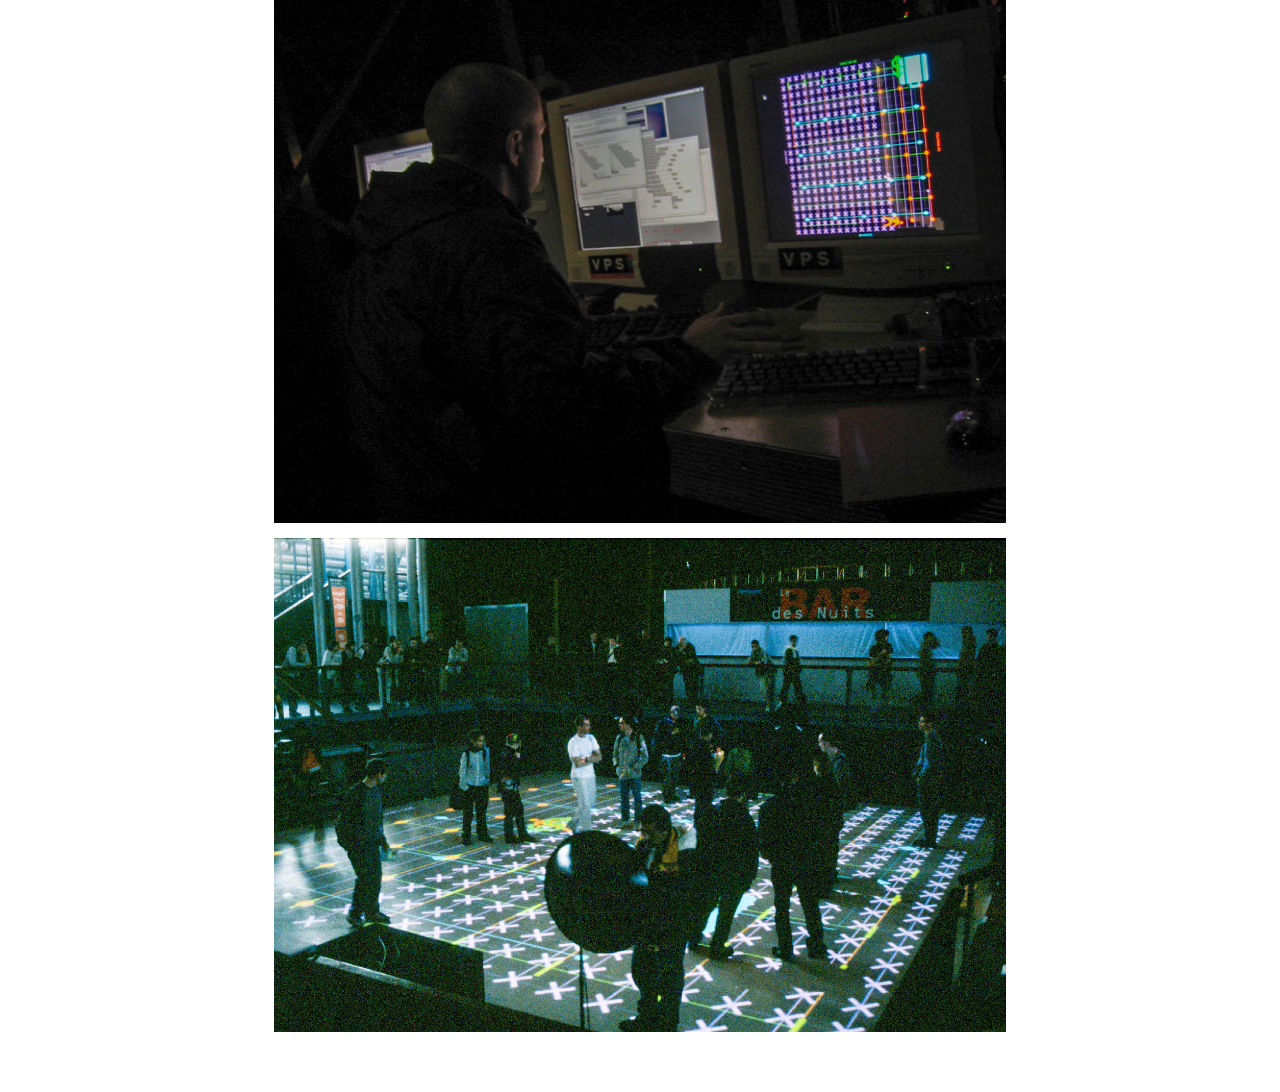
<file: chronopolis.html>
<!DOCTYPE html>
<html  >
<head>
  <!-- Site made with Mobirise Website Builder v4.10.7, https://mobirise.com -->
  <meta charset="UTF-8">
  <meta http-equiv="X-UA-Compatible" content="IE=edge">
  <meta name="generator" content="Mobirise v4.10.7, mobirise.com">
  <meta name="viewport" content="width=device-width, initial-scale=1, minimum-scale=1">
  <link rel="shortcut icon" href="assets/images/logo2.png" type="image/x-icon">
  <meta name="description" content="Web Site Builder Description">
  
  <title>Chronopolis</title>
  <link rel="stylesheet" href="assets/web/assets/mobirise-icons/mobirise-icons.css">
  <link rel="stylesheet" href="assets/tether/tether.min.css">
  <link rel="stylesheet" href="assets/bootstrap/css/bootstrap.min.css">
  <link rel="stylesheet" href="assets/bootstrap/css/bootstrap-grid.min.css">
  <link rel="stylesheet" href="assets/bootstrap/css/bootstrap-reboot.min.css">
  <link rel="stylesheet" href="assets/dropdown/css/style.css">
  <link rel="stylesheet" href="assets/theme/css/style.css">
  <link rel="stylesheet" href="assets/mobirise/css/mbr-additional.css" type="text/css">
  
  
  
</head>
<body>
  <section class="menu cid-ry39MSfFmo" once="menu" id="menu2-7">

    

    <nav class="navbar navbar-expand beta-menu navbar-dropdown align-items-center navbar-fixed-top navbar-toggleable-sm">
        <button class="navbar-toggler navbar-toggler-right" type="button" data-toggle="collapse" data-target="#navbarSupportedContent" aria-controls="navbarSupportedContent" aria-expanded="false" aria-label="Toggle navigation">
            <div class="hamburger">
                <span></span>
                <span></span>
                <span></span>
                <span></span>
            </div>
        </button>
        <div class="menu-logo">
            <div class="navbar-brand">
                <span class="navbar-logo">
                    <a href="https://mobirise.co">
                        <img src="assets/images/logo2.png" alt="Mobirise" style="height: 3.8rem;">
                    </a>
                </span>
                <span class="navbar-caption-wrap"><a class="navbar-caption text-black display-7" href="index.html">
                        Gregory Cowley - Artist | Designer | Engineer</a></span>
            </div>
        </div>
        <div class="collapse navbar-collapse" id="navbarSupportedContent">
            <ul class="navbar-nav nav-dropdown nav-right" data-app-modern-menu="true"><li class="nav-item dropdown"><a class="nav-link link text-black dropdown-toggle display-7" href="https://mobirise.co" aria-expanded="true" data-toggle="dropdown-submenu">Projects</a><div class="dropdown-menu"><a class="text-black dropdown-item display-7" href="rxgallery.html" aria-expanded="false">RX Gallery</a><a class="text-black dropdown-item display-7" href="transcinema.html" aria-expanded="false">Transcinema</a><a class="text-black dropdown-item display-7" href="testproject.html" aria-expanded="false">The TEST:project</a><a class="text-black dropdown-item display-7" href="mpps.html" aria-expanded="false">MPPS</a><a class="text-black dropdown-item display-7" href="3mps.html" aria-expanded="false">3MPS</a><a class="text-black dropdown-item display-7" href="dr-tingleton.html" aria-expanded="false">Dr. Tingleton</a><a class="text-black dropdown-item display-7" href="cca.html" aria-expanded="false">CCA</a><a class="text-black dropdown-item display-7" href="chronopolis.html" aria-expanded="false">Chronopolis</a></div></li><li class="nav-item">
                    <a class="nav-link link text-black display-7" href="about.html" aria-expanded="false">
                        About</a>
                </li></ul>
            
        </div>
    </nav>
</section>

<section class="engine"><a href="https://mobirise.info/k">develop own website</a></section><section class="mbr-section content4 cid-ry3C7aZtkC" id="content4-18">

    

    <div class="container">
        <div class="media-container-row">
            <div class="title col-12 col-md-8">
                <h2 class="align-center pb-3 mbr-fonts-style display-1">
                    Chronopolis</h2>
                <h3 class="mbr-section-subtitle align-center mbr-light mbr-fonts-style display-5">
                    Large Scale Interctive Installation in Paris</h3>
                
            </div>
        </div>
    </div>
</section>

<section class="mbr-section article content9 cid-ryIwL2VAeM" id="content9-16">
    
     

    <div class="container">
        <div class="inner-container" style="width: 60%;">
            <hr class="line" style="width: 25%;">
            <div class="section-text align-center mbr-fonts-style display-5">"Chronopolis focuses on our collective interdependency with the mechanisms and meanings of time. By intertwining notions of time, urbanism and electronic media, we are asking how representations of time can still makes sense in a globalized, accelerated and unstable present."<br>- Erik Adigard and Chris Salter</div>
            <hr class="line" style="width: 25%;">
        </div>
        </div>
</section>

<section class="mbr-section article content1 cid-ryIwLy6FSR" id="content1-17">
    
     

    <div class="container">
        <div class="media-container-row">
            <div class="mbr-text col-12 mbr-fonts-style display-7 col-md-8"><p>Chronopolis is a clock based on metric time (a French concept from the 1800's). The clock is driven by population.&nbsp;</p><p><span style="font-size: 1rem;">I worked with Erik and Chris as a pure collaboration with great minds. Built in San Francisco and installed in a massive new media even in Paris. I built a flash based animated grid that kept metric time. It interfaced with MAX/MSP with respond to data collected by a video camera attached to the ceiling.</span><br></p><p><span style="font-size: 1rem;">Installed at the La Villette numerique.</span></p></div>
        </div>
    </div>
</section>

<section class="mbr-section content6 cid-ryIwMdegNb" id="content6-18">
    
     
    
    <div class="container">
        <div class="media-container-row">
            <div class="col-12 col-md-8">
                <div class="media-container-row">
                    <div class="mbr-figure" style="width: 200%;">
                      <img src="assets/images/chronopolis-0001.orig-2-436x327.jpg" alt="Mobirise" title="">  
                    </div>
                    <div class="media-content">
                        <div class="mbr-section-text">
                            <p class="mbr-text mb-0 mbr-fonts-style display-7">Configuring the video projector and IR camera while on the ground.</p>
                        </div>
                    </div>
                </div>
            </div>
        </div>
    </div>
</section>

<section class="mbr-section content7 cid-ryIwMnWwdO" id="content7-19">
          
    

    <div class="container">
        <div class="media-container-row">
            <div class="col-12 col-md-8">
                <div class="media-container-row">
                    <div class="media-content">
                        <div class="mbr-section-text">
                            <p class="mbr-text align-right mb-0 mbr-fonts-style display-7">People wanted video game experiences. Instant gratification and responsive feedback. This wan't that kind of exhibit, which confused some people. Children in particular tried to kick, stomp on and run over the visual components to get a reaction.</p>
                        </div>
                    </div>
                    <div class="mbr-figure" style="width: 200%;">
                     <img src="assets/images/chronopolis-7-436x327.jpg" alt="Mobirise" title="">  
                    </div>
                </div>
            </div>
        </div>
    </div>
</section>

<section class="cid-ryIwNCeJcG" id="image1-1a">

    

    <figure class="mbr-figure container">
        <div class="image-block" style="width: 66%;">
            <img src="assets/images/chronopolis-0005.orig-1466x1100.jpg" width="1400" alt="Mobirise" title="">
            
        </div>
    </figure>
</section>

<section class="cid-ryIwNPegOH" id="image1-1b">

    

    <figure class="mbr-figure container">
        <div class="image-block" style="width: 66%;">
            <img src="assets/images/chronopolis-3-1435x968.jpg" width="1400" alt="Mobirise" title="">
            
        </div>
    </figure>
</section>


  <script src="assets/web/assets/jquery/jquery.min.js"></script>
  <script src="assets/popper/popper.min.js"></script>
  <script src="assets/tether/tether.min.js"></script>
  <script src="assets/bootstrap/js/bootstrap.min.js"></script>
  <script src="assets/smoothscroll/smooth-scroll.js"></script>
  <script src="assets/dropdown/js/nav-dropdown.js"></script>
  <script src="assets/dropdown/js/navbar-dropdown.js"></script>
  <script src="assets/touchswipe/jquery.touch-swipe.min.js"></script>
  <script src="assets/theme/js/script.js"></script>
  
  
</body>
</html>
</file>
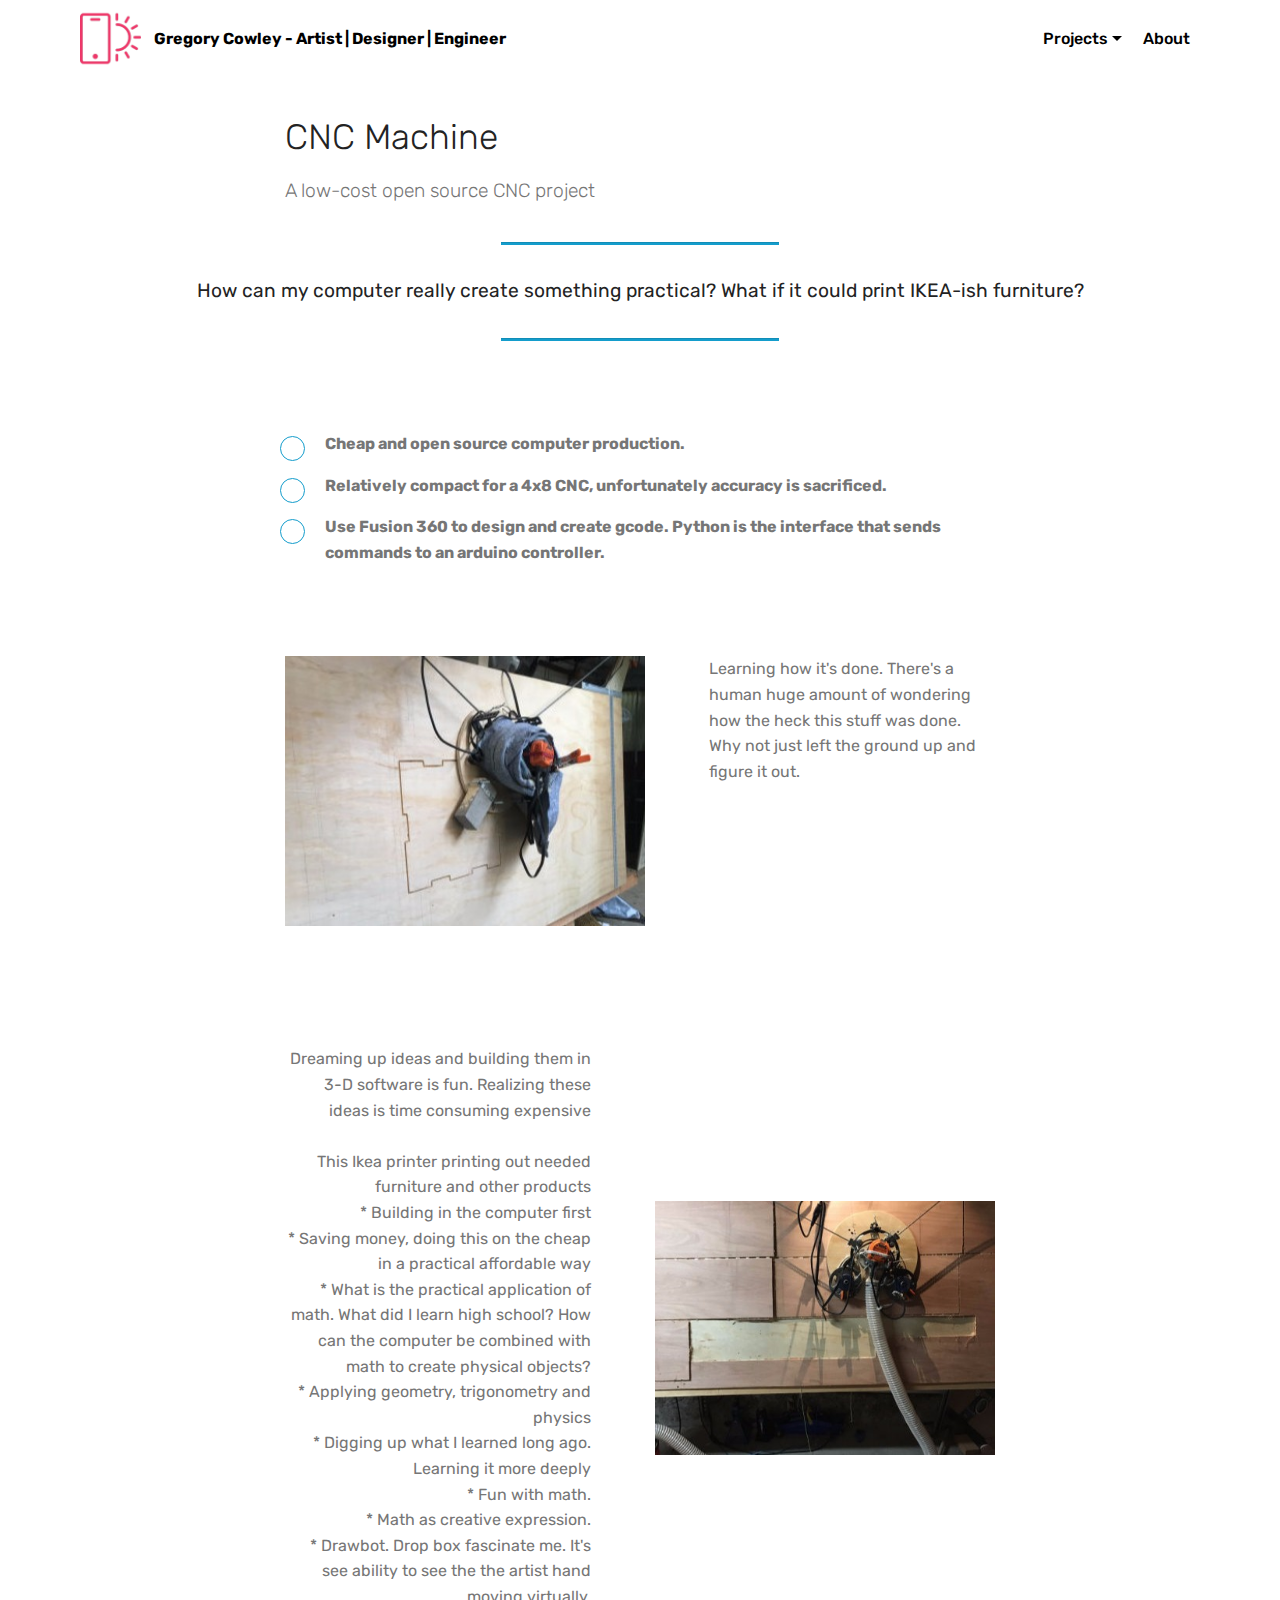
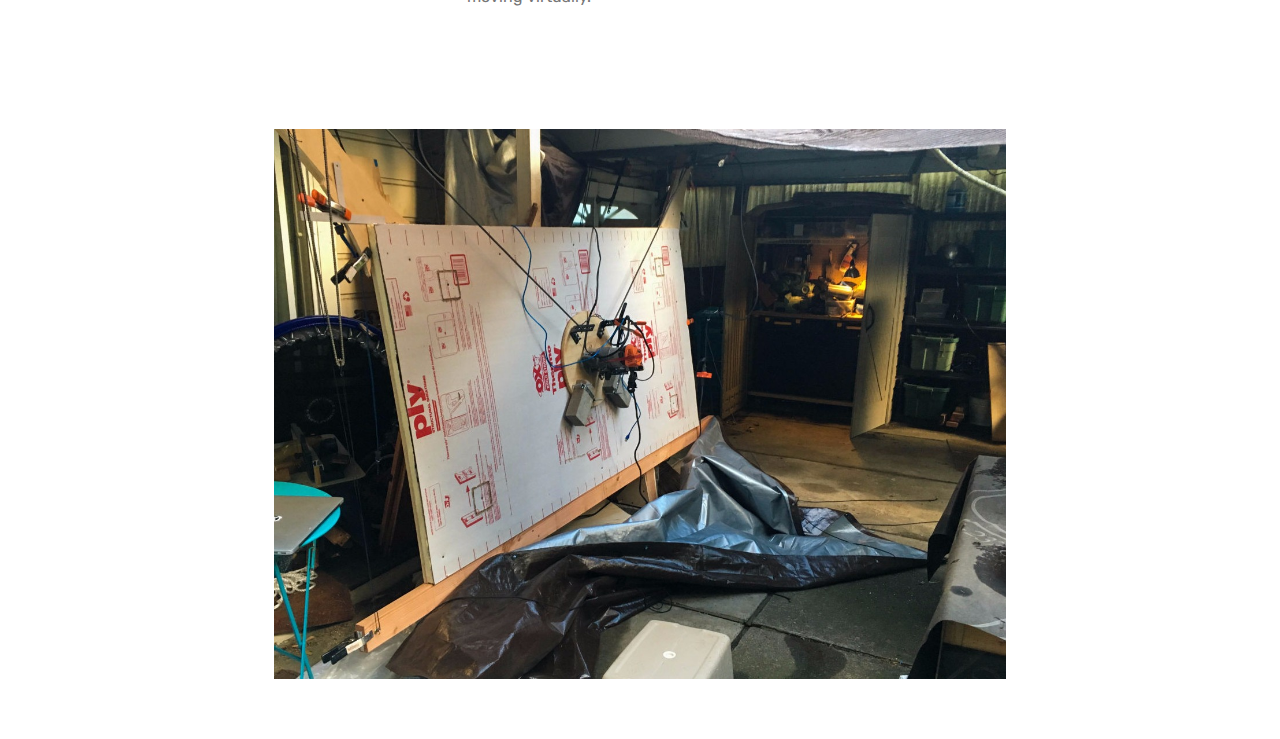
<file: cnc.html>
<!DOCTYPE html>
<html  >
<head>
  <!-- Site made with Mobirise Website Builder v4.10.7, https://mobirise.com -->
  <meta charset="UTF-8">
  <meta http-equiv="X-UA-Compatible" content="IE=edge">
  <meta name="generator" content="Mobirise v4.10.7, mobirise.com">
  <meta name="viewport" content="width=device-width, initial-scale=1, minimum-scale=1">
  <link rel="shortcut icon" href="assets/images/logo2.png" type="image/x-icon">
  <meta name="description" content="Site Builder Description">
  
  <title>Maslow CNC Project</title>
  <link rel="stylesheet" href="assets/web/assets/mobirise-icons/mobirise-icons.css">
  <link rel="stylesheet" href="assets/tether/tether.min.css">
  <link rel="stylesheet" href="assets/bootstrap/css/bootstrap.min.css">
  <link rel="stylesheet" href="assets/bootstrap/css/bootstrap-grid.min.css">
  <link rel="stylesheet" href="assets/bootstrap/css/bootstrap-reboot.min.css">
  <link rel="stylesheet" href="assets/dropdown/css/style.css">
  <link rel="stylesheet" href="assets/theme/css/style.css">
  <link rel="stylesheet" href="assets/mobirise/css/mbr-additional.css" type="text/css">
  
  
  
</head>
<body>
  <section class="menu cid-ry39MSfFmo" once="menu" id="menu2-6">

    

    <nav class="navbar navbar-expand beta-menu navbar-dropdown align-items-center navbar-fixed-top navbar-toggleable-sm">
        <button class="navbar-toggler navbar-toggler-right" type="button" data-toggle="collapse" data-target="#navbarSupportedContent" aria-controls="navbarSupportedContent" aria-expanded="false" aria-label="Toggle navigation">
            <div class="hamburger">
                <span></span>
                <span></span>
                <span></span>
                <span></span>
            </div>
        </button>
        <div class="menu-logo">
            <div class="navbar-brand">
                <span class="navbar-logo">
                    <a href="https://mobirise.co">
                        <img src="assets/images/logo2.png" alt="Mobirise" style="height: 3.8rem;">
                    </a>
                </span>
                <span class="navbar-caption-wrap"><a class="navbar-caption text-black display-7" href="index.html">
                        Gregory Cowley - Artist | Designer | Engineer</a></span>
            </div>
        </div>
        <div class="collapse navbar-collapse" id="navbarSupportedContent">
            <ul class="navbar-nav nav-dropdown nav-right" data-app-modern-menu="true"><li class="nav-item dropdown"><a class="nav-link link text-black dropdown-toggle display-7" href="https://mobirise.co" aria-expanded="true" data-toggle="dropdown-submenu">Projects</a><div class="dropdown-menu"><a class="text-black dropdown-item display-7" href="rxgallery.html" aria-expanded="false">RX Gallery</a><a class="text-black dropdown-item display-7" href="transcinema.html" aria-expanded="false">Transcinema</a><a class="text-black dropdown-item display-7" href="testproject.html" aria-expanded="false">The TEST:project</a><a class="text-black dropdown-item display-7" href="mpps.html" aria-expanded="false">MPPS</a><a class="text-black dropdown-item display-7" href="3mps.html" aria-expanded="false">3MPS</a><a class="text-black dropdown-item display-7" href="dr-tingleton.html" aria-expanded="false">Dr. Tingleton</a><a class="text-black dropdown-item display-7" href="cca.html" aria-expanded="false">CCA</a><a class="text-black dropdown-item display-7" href="chronopolis.html" aria-expanded="false">Chronopolis</a></div></li><li class="nav-item">
                    <a class="nav-link link text-black display-7" href="about.html" aria-expanded="false">
                        About</a>
                </li></ul>
            
        </div>
    </nav>
</section>

<section class="engine"><a href="https://mobirise.info/a">online website builder</a></section><section class="mbr-section content4 cid-ry3CcnhVRP" id="content4-19">

    

    <div class="container">
        <div class="media-container-row">
            <div class="title col-12 col-md-8">
                <h2 class="align-center pb-3 mbr-fonts-style display-1">
                    CNC Machine</h2>
                <h3 class="mbr-section-subtitle align-center mbr-light mbr-fonts-style display-5">A low-cost open source CNC project</h3>
                
            </div>
        </div>
    </div>
</section>

<section class="mbr-section article content9 cid-ryIxPlzXfs" id="content9-1c">
    
     

    <div class="container">
        <div class="inner-container" style="width: 100%;">
            <hr class="line" style="width: 25%;">
            <div class="section-text align-center mbr-fonts-style display-5">How can my computer really create something practical? What if it could print IKEA-ish furniture?</div>
            <hr class="line" style="width: 25%;">
        </div>
        </div>
</section>

<section class="mbr-section article content12 cid-ryTF98sIkR" id="content12-3i">
     

    <div class="container">
        <div class="media-container-row">
            <div class="mbr-text counter-container col-12 col-md-8 mbr-fonts-style display-7">
                <ul>
                    <li><strong>Cheap and open source computer production.</strong></li><li><strong>Relatively compact for a 4x8 CNC, unfortunately accuracy is sacrificed.</strong></li><li><strong>Use Fusion 360 to design and create gcode. Python is the interface that sends commands to an arduino controller.</strong></li>
                </ul>
            </div>
        </div>
    </div>
</section>

<section class="mbr-section content6 cid-ryIxQWRFta" id="content6-1e">
    
     
    
    <div class="container">
        <div class="media-container-row">
            <div class="col-12 col-md-8">
                <div class="media-container-row">
                    <div class="mbr-figure" style="width: 135%;">
                      <img src="assets/images/cncmachine-4-436x327.jpeg" alt="Mobirise" title="">  
                    </div>
                    <div class="media-content">
                        <div class="mbr-section-text">
                            <p class="mbr-text mb-0 mbr-fonts-style display-7">Learning how it's done. There's a human huge amount of wondering how the heck this stuff was done. Why not just left the ground up and figure it out.</p>
                        </div>
                    </div>
                </div>
            </div>
        </div>
    </div>
</section>

<section class="mbr-section content7 cid-ryIxRdDRIX" id="content7-1f">
          
    

    <div class="container">
        <div class="media-container-row">
            <div class="col-12 col-md-8">
                <div class="media-container-row">
                    <div class="media-content">
                        <div class="mbr-section-text">
                            <p class="mbr-text align-right mb-0 mbr-fonts-style display-7">Dreaming up ideas and building them in 3-D software is fun. Realizing these ideas is time consuming expensive<br><br>This Ikea printer printing out needed furniture and other products<br>	* Building in the computer first<br>	* Saving money, doing this on the cheap in a practical affordable way<br>* What is the practical application of math. What did I learn high school? How can the computer be combined with math to create physical objects?<br>	* Applying geometry, trigonometry and physics<br>	* Digging up what I learned long ago. Learning it more deeply<br>	* Fun with math.<br>	* Math as creative expression.<br>	* Drawbot. Drop box fascinate me. It's see ability to see the the artist hand moving virtually.</p>
                        </div>
                    </div>
                    <div class="mbr-figure" style="width: 120%;">
                     <img src="assets/images/cncmachine-9-436x581.jpeg" alt="Mobirise" title="">  
                    </div>
                </div>
            </div>
        </div>
    </div>
</section>

<section class="cid-ryIxRXGAJi" id="image1-1g">

    

    <figure class="mbr-figure container">
        <div class="image-block" style="width: 66%;">
            <img src="assets/images/cncmachine-2-1466x1100.jpeg" width="1400" alt="Mobirise" title="">
            
        </div>
    </figure>
</section>


  <script src="assets/web/assets/jquery/jquery.min.js"></script>
  <script src="assets/popper/popper.min.js"></script>
  <script src="assets/tether/tether.min.js"></script>
  <script src="assets/bootstrap/js/bootstrap.min.js"></script>
  <script src="assets/smoothscroll/smooth-scroll.js"></script>
  <script src="assets/dropdown/js/nav-dropdown.js"></script>
  <script src="assets/dropdown/js/navbar-dropdown.js"></script>
  <script src="assets/touchswipe/jquery.touch-swipe.min.js"></script>
  <script src="assets/theme/js/script.js"></script>
  
  
</body>
</html>
</file>
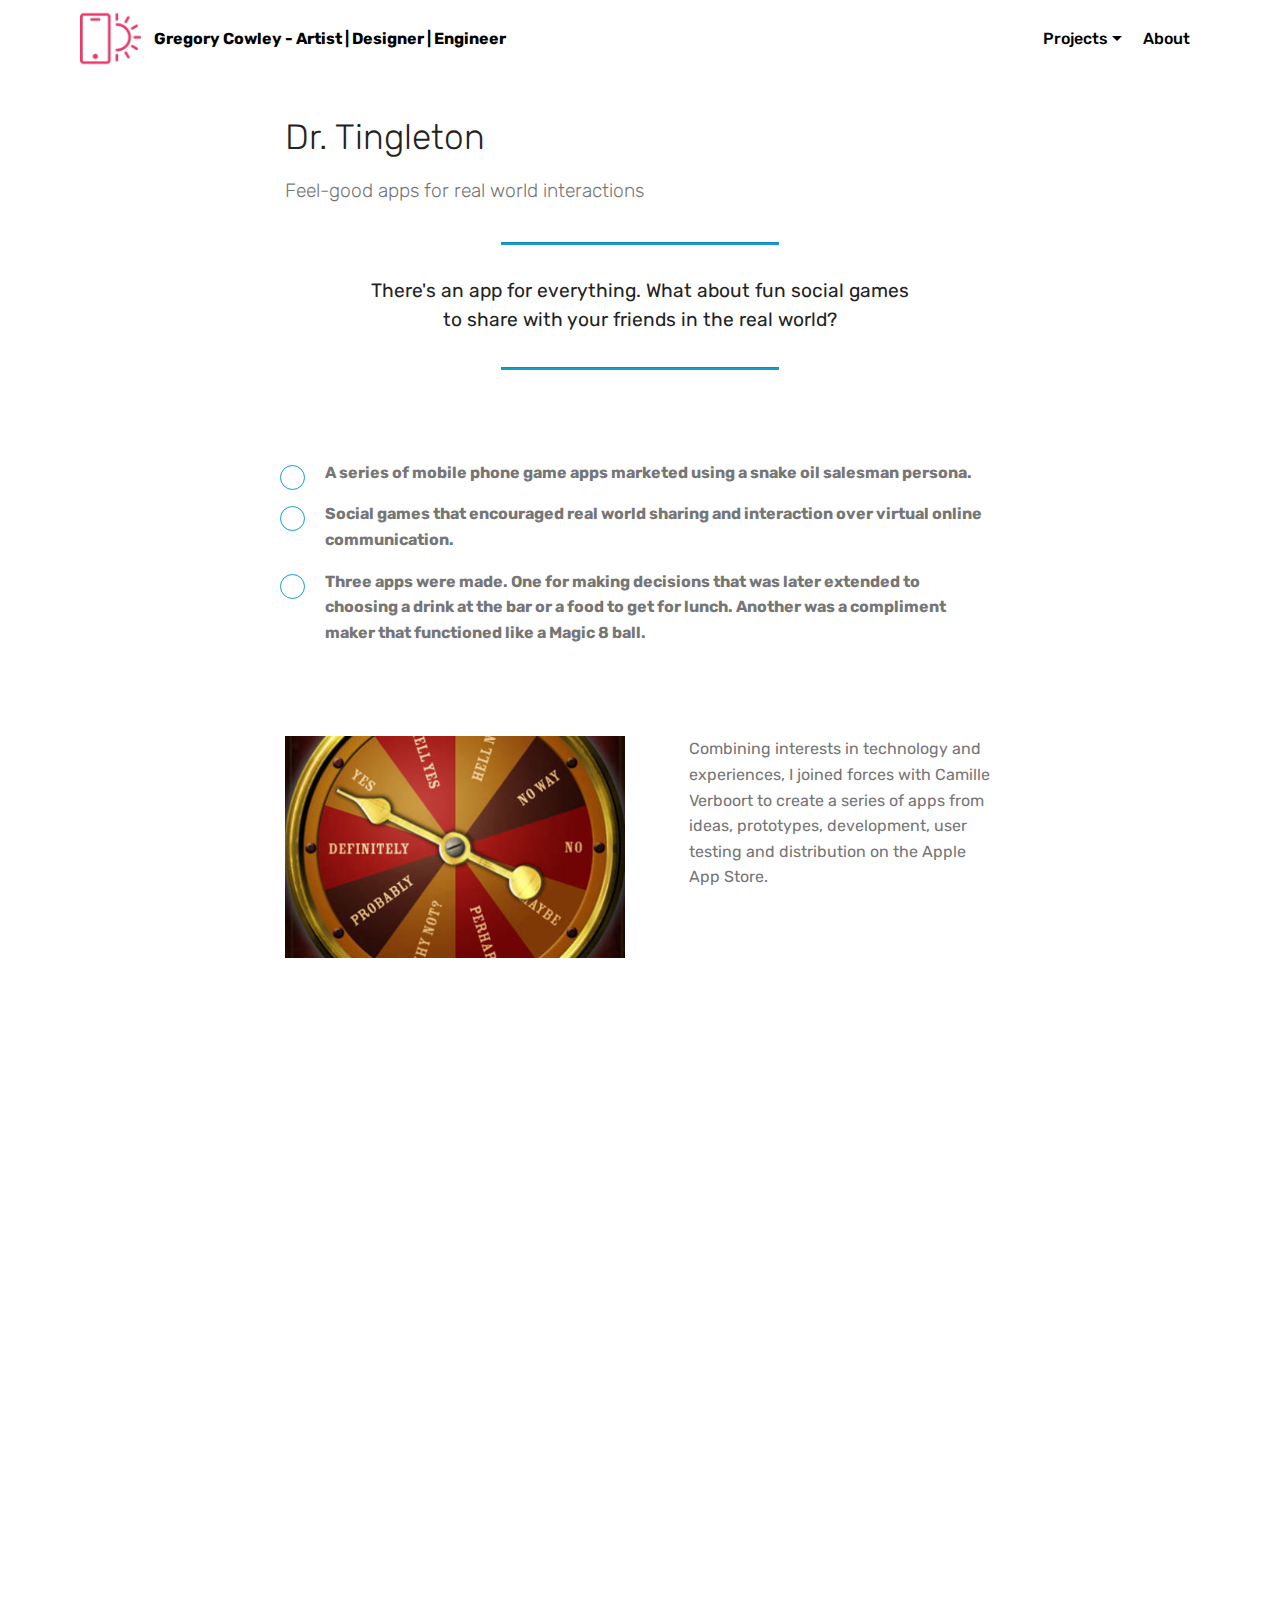
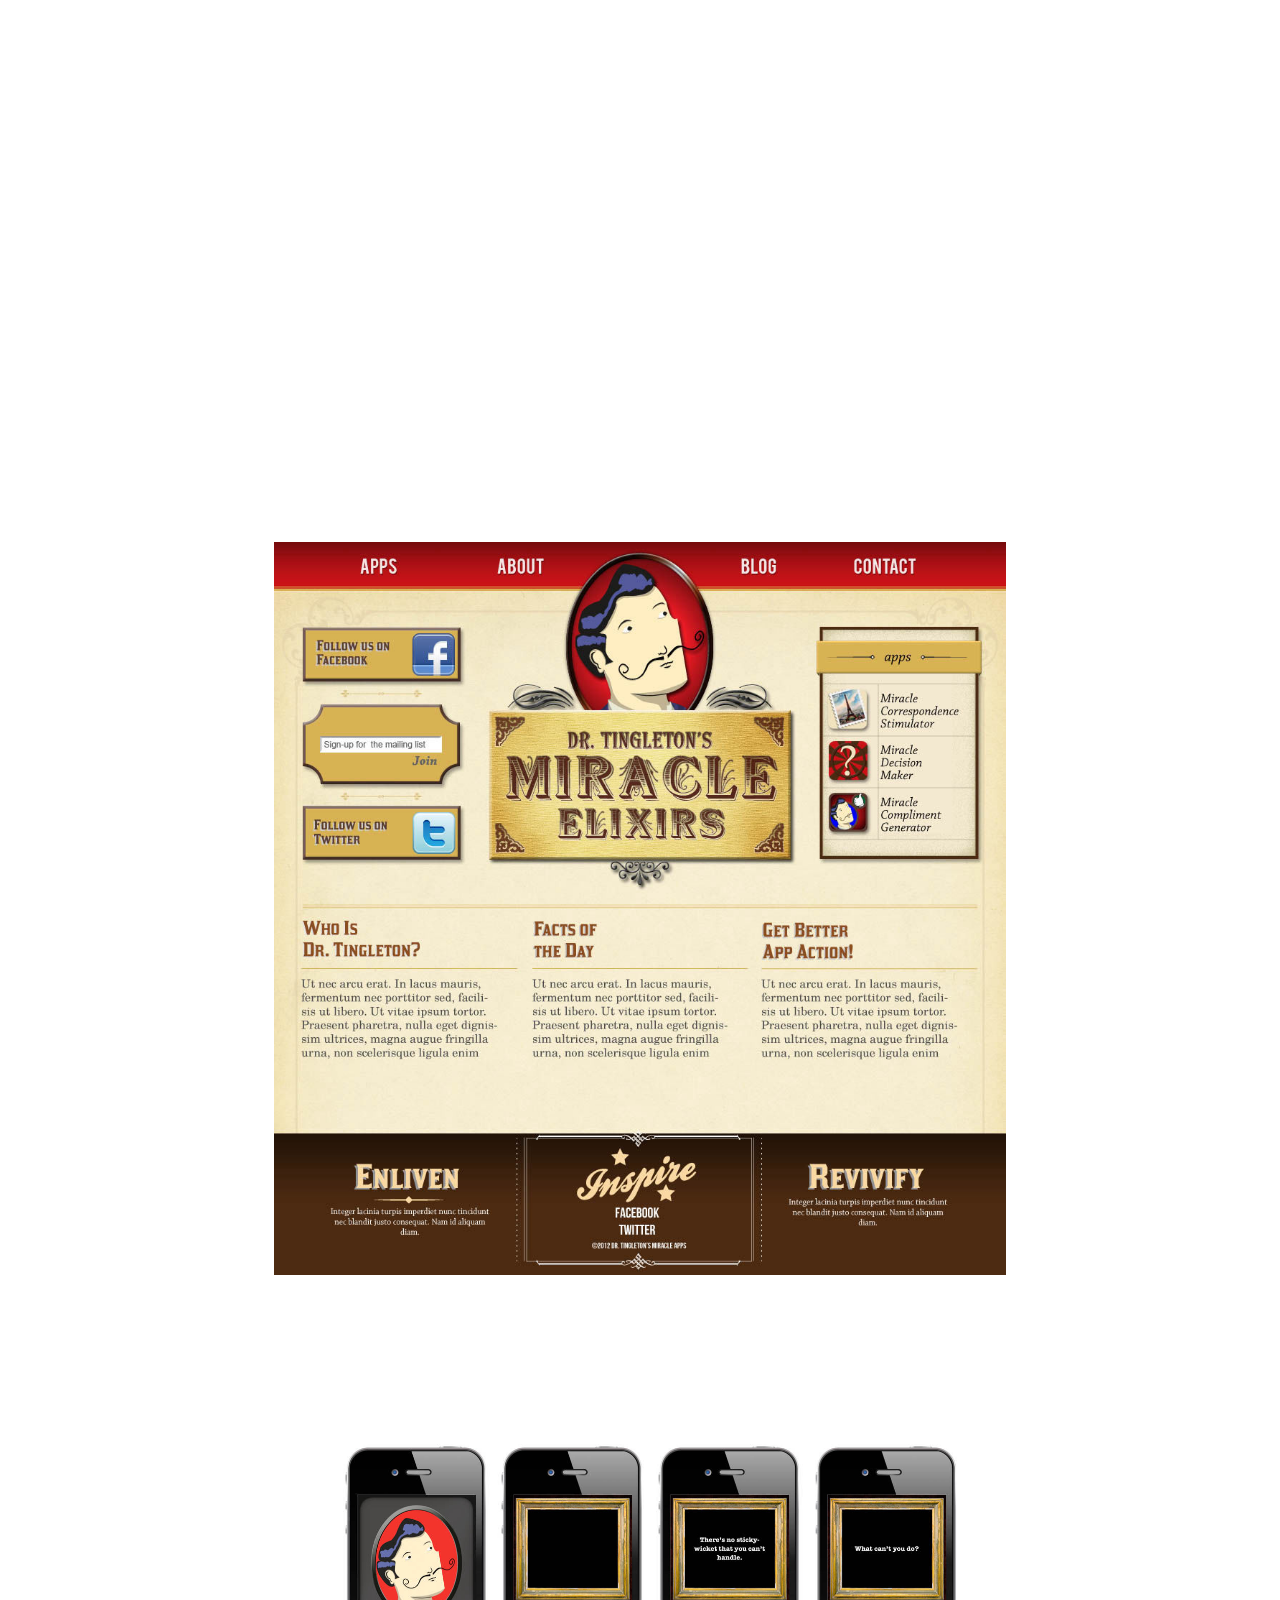
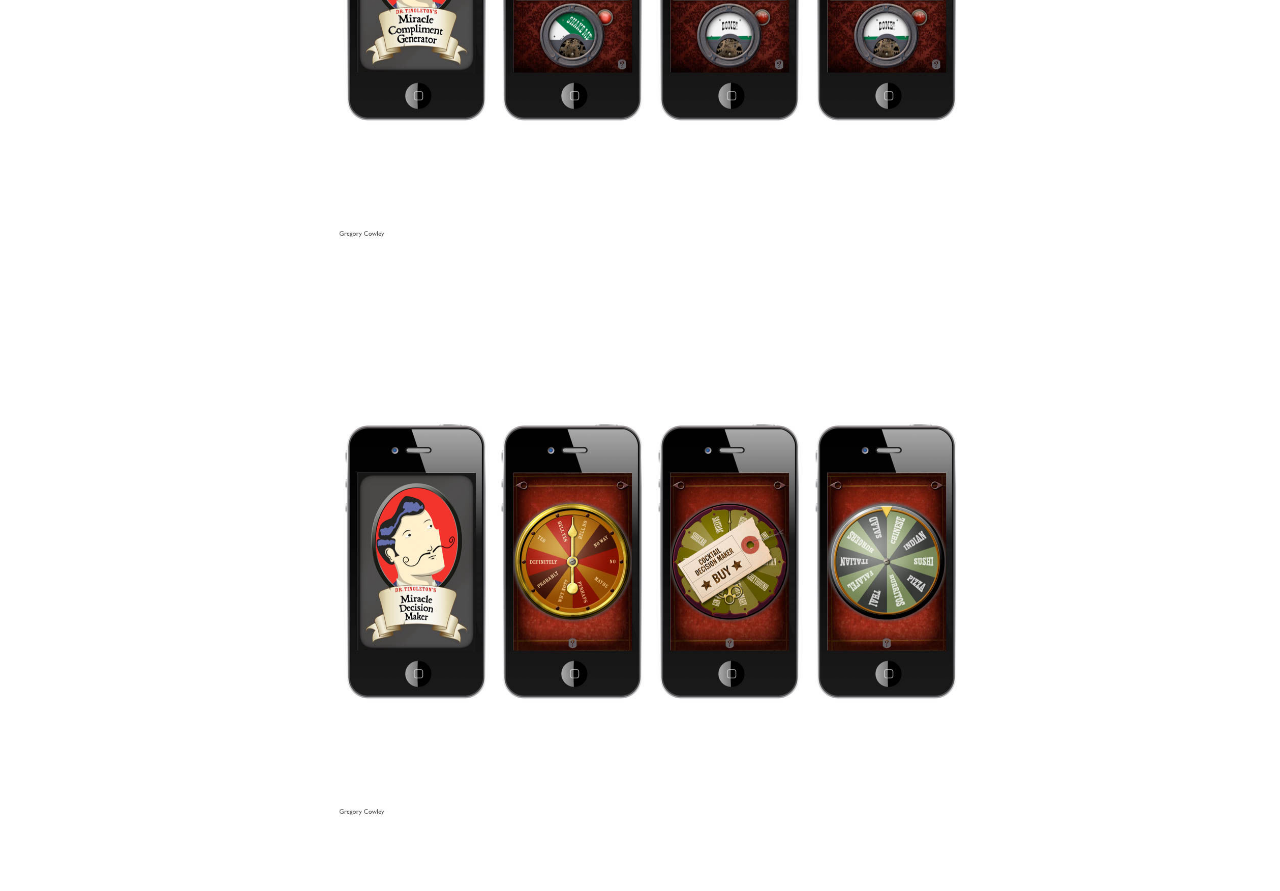
<file: dr-tingleton.html>
<!DOCTYPE html>
<html  >
<head>
  <!-- Site made with Mobirise Website Builder v4.10.7, https://mobirise.com -->
  <meta charset="UTF-8">
  <meta http-equiv="X-UA-Compatible" content="IE=edge">
  <meta name="generator" content="Mobirise v4.10.7, mobirise.com">
  <meta name="viewport" content="width=device-width, initial-scale=1, minimum-scale=1">
  <link rel="shortcut icon" href="assets/images/logo2.png" type="image/x-icon">
  <meta name="description" content="Web Page Builder Description">
  
  <title>Dr. Tingleton</title>
  <link rel="stylesheet" href="assets/web/assets/mobirise-icons/mobirise-icons.css">
  <link rel="stylesheet" href="assets/tether/tether.min.css">
  <link rel="stylesheet" href="assets/bootstrap/css/bootstrap.min.css">
  <link rel="stylesheet" href="assets/bootstrap/css/bootstrap-grid.min.css">
  <link rel="stylesheet" href="assets/bootstrap/css/bootstrap-reboot.min.css">
  <link rel="stylesheet" href="assets/dropdown/css/style.css">
  <link rel="stylesheet" href="assets/theme/css/style.css">
  <link rel="stylesheet" href="assets/mobirise/css/mbr-additional.css" type="text/css">
  
  
  
</head>
<body>
  <section class="menu cid-ry39MSfFmo" once="menu" id="menu2-5">

    

    <nav class="navbar navbar-expand beta-menu navbar-dropdown align-items-center navbar-fixed-top navbar-toggleable-sm">
        <button class="navbar-toggler navbar-toggler-right" type="button" data-toggle="collapse" data-target="#navbarSupportedContent" aria-controls="navbarSupportedContent" aria-expanded="false" aria-label="Toggle navigation">
            <div class="hamburger">
                <span></span>
                <span></span>
                <span></span>
                <span></span>
            </div>
        </button>
        <div class="menu-logo">
            <div class="navbar-brand">
                <span class="navbar-logo">
                    <a href="https://mobirise.co">
                        <img src="assets/images/logo2.png" alt="Mobirise" style="height: 3.8rem;">
                    </a>
                </span>
                <span class="navbar-caption-wrap"><a class="navbar-caption text-black display-7" href="index.html">
                        Gregory Cowley - Artist | Designer | Engineer</a></span>
            </div>
        </div>
        <div class="collapse navbar-collapse" id="navbarSupportedContent">
            <ul class="navbar-nav nav-dropdown nav-right" data-app-modern-menu="true"><li class="nav-item dropdown"><a class="nav-link link text-black dropdown-toggle display-7" href="https://mobirise.co" aria-expanded="true" data-toggle="dropdown-submenu">Projects</a><div class="dropdown-menu"><a class="text-black dropdown-item display-7" href="rxgallery.html" aria-expanded="false">RX Gallery</a><a class="text-black dropdown-item display-7" href="transcinema.html" aria-expanded="false">Transcinema</a><a class="text-black dropdown-item display-7" href="testproject.html" aria-expanded="false">The TEST:project</a><a class="text-black dropdown-item display-7" href="mpps.html" aria-expanded="false">MPPS</a><a class="text-black dropdown-item display-7" href="3mps.html" aria-expanded="false">3MPS</a><a class="text-black dropdown-item display-7" href="dr-tingleton.html" aria-expanded="false">Dr. Tingleton</a><a class="text-black dropdown-item display-7" href="cca.html" aria-expanded="false">CCA</a><a class="text-black dropdown-item display-7" href="chronopolis.html" aria-expanded="false">Chronopolis</a></div></li><li class="nav-item">
                    <a class="nav-link link text-black display-7" href="about.html" aria-expanded="false">
                        About</a>
                </li></ul>
            
        </div>
    </nav>
</section>

<section class="engine"><a href="https://mobirise.info/p">site templates free download</a></section><section class="mbr-section content4 cid-ry3CipV0oX" id="content4-1b">

    

    <div class="container">
        <div class="media-container-row">
            <div class="title col-12 col-md-8">
                <h2 class="align-center pb-3 mbr-fonts-style display-1">
                    Dr. Tingleton</h2>
                <h3 class="mbr-section-subtitle align-center mbr-light mbr-fonts-style display-5">
                    Feel-good apps for real world interactions</h3>
                
            </div>
        </div>
    </div>
</section>

<section class="mbr-section article content9 cid-ryIzanl5R4" id="content9-1h">
    
     

    <div class="container">
        <div class="inner-container" style="width: 100%;">
            <hr class="line" style="width: 25%;">
            <div class="section-text align-center mbr-fonts-style display-5">There's an app for everything. What about fun social games <br>to share with your friends in the real world?</div>
            <hr class="line" style="width: 25%;">
        </div>
        </div>
</section>

<section class="mbr-section article content12 cid-ryTGFUq3hb" id="content12-3j">
     

    <div class="container">
        <div class="media-container-row">
            <div class="mbr-text counter-container col-12 col-md-8 mbr-fonts-style display-7">
                <ul>
                    <li><strong>A series of mobile phone game apps marketed using a snake oil salesman persona.</strong></li><li><strong>Social games that encouraged real world sharing and interaction over virtual online communication.</strong></li><li><strong>Three apps were made. One for making decisions that was later extended to choosing a drink at the bar or a food to get for lunch. Another was a compliment maker that functioned like a Magic 8 ball.&nbsp;</strong></li>
                </ul>
            </div>
        </div>
    </div>
</section>

<section class="mbr-section content6 cid-ryIzbtWep0" id="content6-1j">
    
     
    
    <div class="container">
        <div class="media-container-row">
            <div class="col-12 col-md-8">
                <div class="media-container-row">
                    <div class="mbr-figure" style="width: 120%;">
                      <img src="assets/images/drtingleton-0002.orig-436x284.jpg" alt="Mobirise" title="">  
                    </div>
                    <div class="media-content">
                        <div class="mbr-section-text">
                            <p class="mbr-text mb-0 mbr-fonts-style display-7">Combining interests in technology and experiences, I joined forces with Camille Verboort to create a series of apps from ideas, prototypes, development, user testing and distribution on the Apple App Store.</p>
                        </div>
                    </div>
                </div>
            </div>
        </div>
    </div>
</section>

<section class="cid-ryTvHt5BEh" id="video1-3a">

    
    
    <figure class="mbr-figure align-center container">
        <div class="video-block" style="width: 66%;">
            <div><iframe class="mbr-embedded-video" src="https://player.vimeo.com/video/36865978?autoplay=0&amp;loop=0" width="1280" height="720" frameborder="0" allowfullscreen></iframe></div>
        </div>
    </figure>
</section>

<section class="cid-ryTvHcq9Wf" id="video1-39">

    
    
    <figure class="mbr-figure align-center container">
        <div class="video-block" style="width: 66%;">
            <div><iframe class="mbr-embedded-video" src="https://player.vimeo.com/video/36677459?autoplay=0&amp;loop=0" width="1280" height="720" frameborder="0" allowfullscreen></iframe></div>
        </div>
    </figure>
</section>

<section class="cid-ryShwrA3Lj" id="image1-29">

    

    <figure class="mbr-figure container">
        <div class="image-block" style="width: 66%;">
            <img src="assets/images/all-duplicates-match-order-all-files-found-drtingleton-1-1020x1020.jpg" width="1400" alt="Mobirise" title="">
            
        </div>
    </figure>
</section>

<section class="cid-ryShwCx8jV" id="image1-2a">

    

    <figure class="mbr-figure container">
        <div class="image-block" style="width: 66%;">
            <img src="assets/images/all-duplicates-match-order-all-files-found-source-files-ui-designer-drtingleton-5-1440x900.jpg" width="1400" alt="Mobirise" title="">
            
        </div>
    </figure>
</section>

<section class="cid-ryTw5LSeRR" id="image1-3b">

    

    <figure class="mbr-figure container">
        <div class="image-block" style="width: 66%;">
            <img src="assets/images/all-duplicates-match-order-all-files-found-source-files-ui-designer-drtingleton-6-1440x900.jpg" width="1400" alt="Mobirise" title="">
            
        </div>
    </figure>
</section>


  <script src="assets/web/assets/jquery/jquery.min.js"></script>
  <script src="assets/popper/popper.min.js"></script>
  <script src="assets/tether/tether.min.js"></script>
  <script src="assets/bootstrap/js/bootstrap.min.js"></script>
  <script src="assets/smoothscroll/smooth-scroll.js"></script>
  <script src="assets/dropdown/js/nav-dropdown.js"></script>
  <script src="assets/dropdown/js/navbar-dropdown.js"></script>
  <script src="assets/touchswipe/jquery.touch-swipe.min.js"></script>
  <script src="assets/theme/js/script.js"></script>
  
  
</body>
</html>
</file>
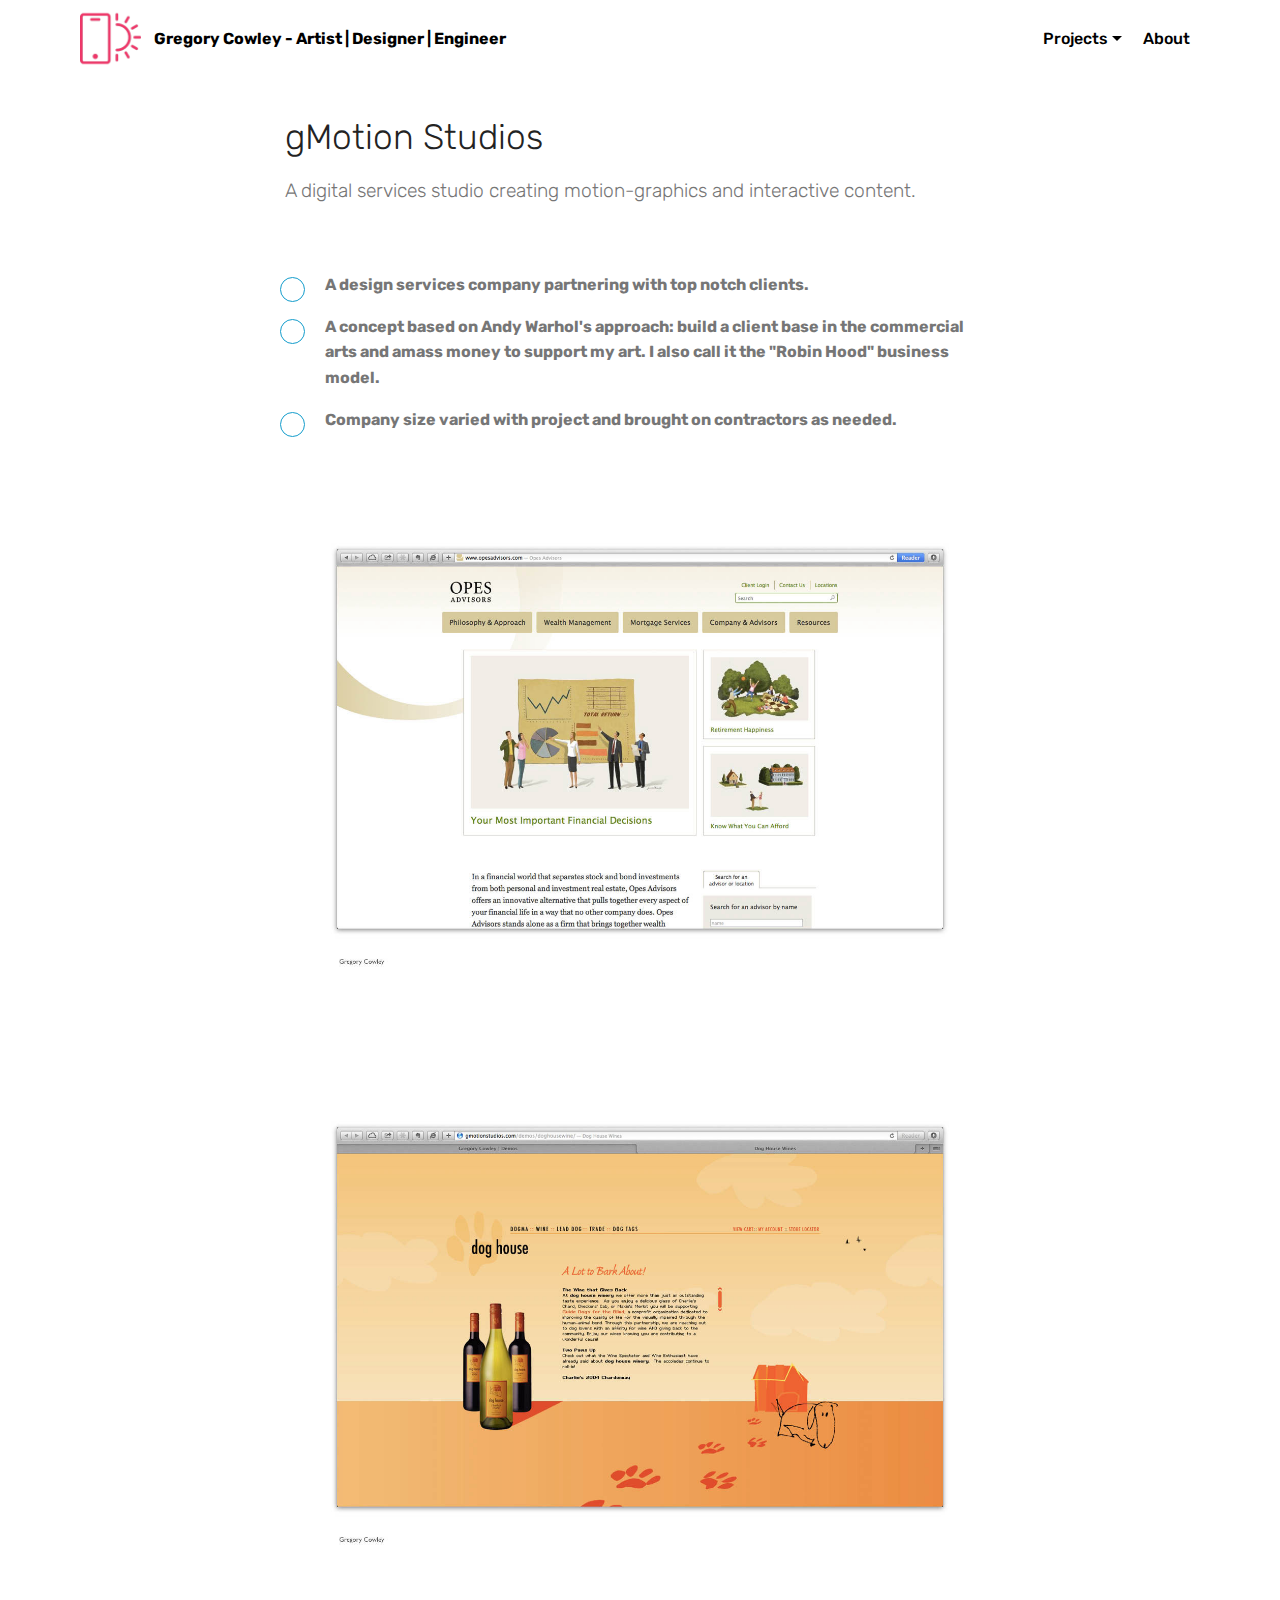
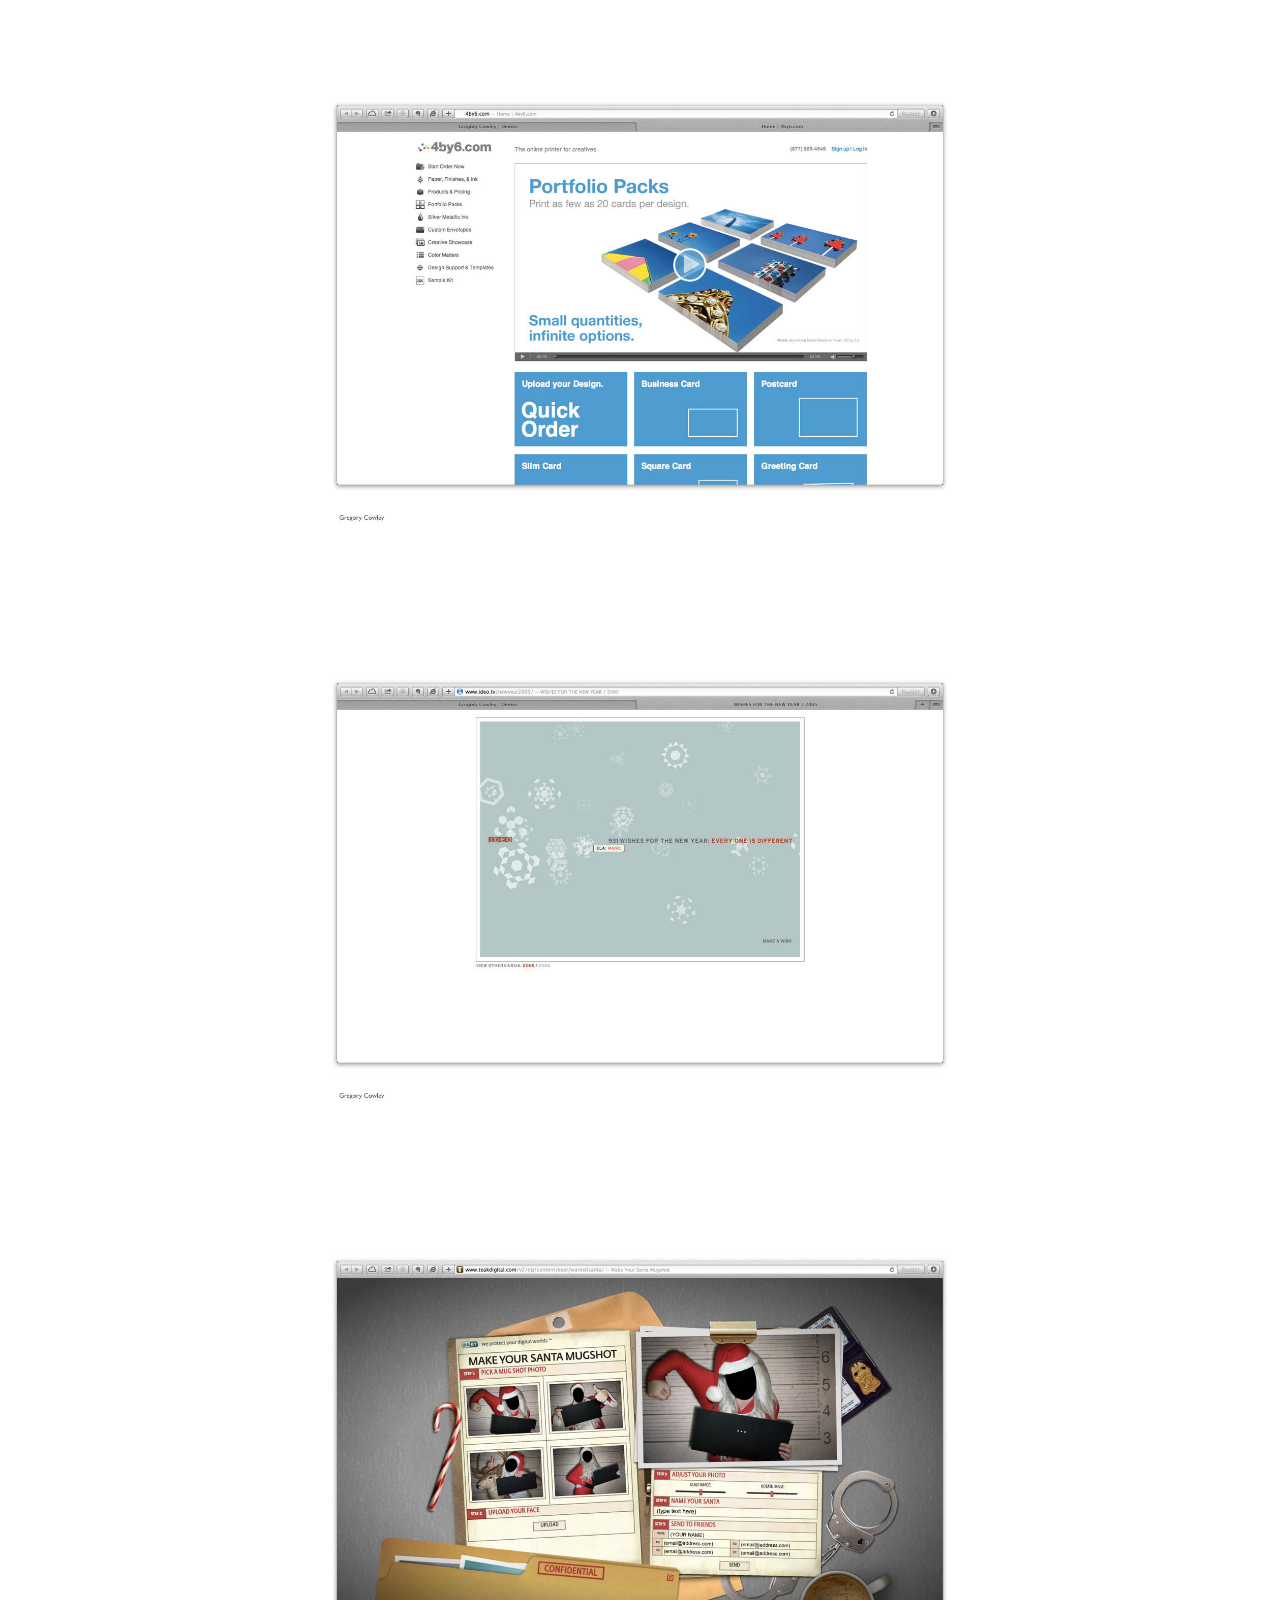
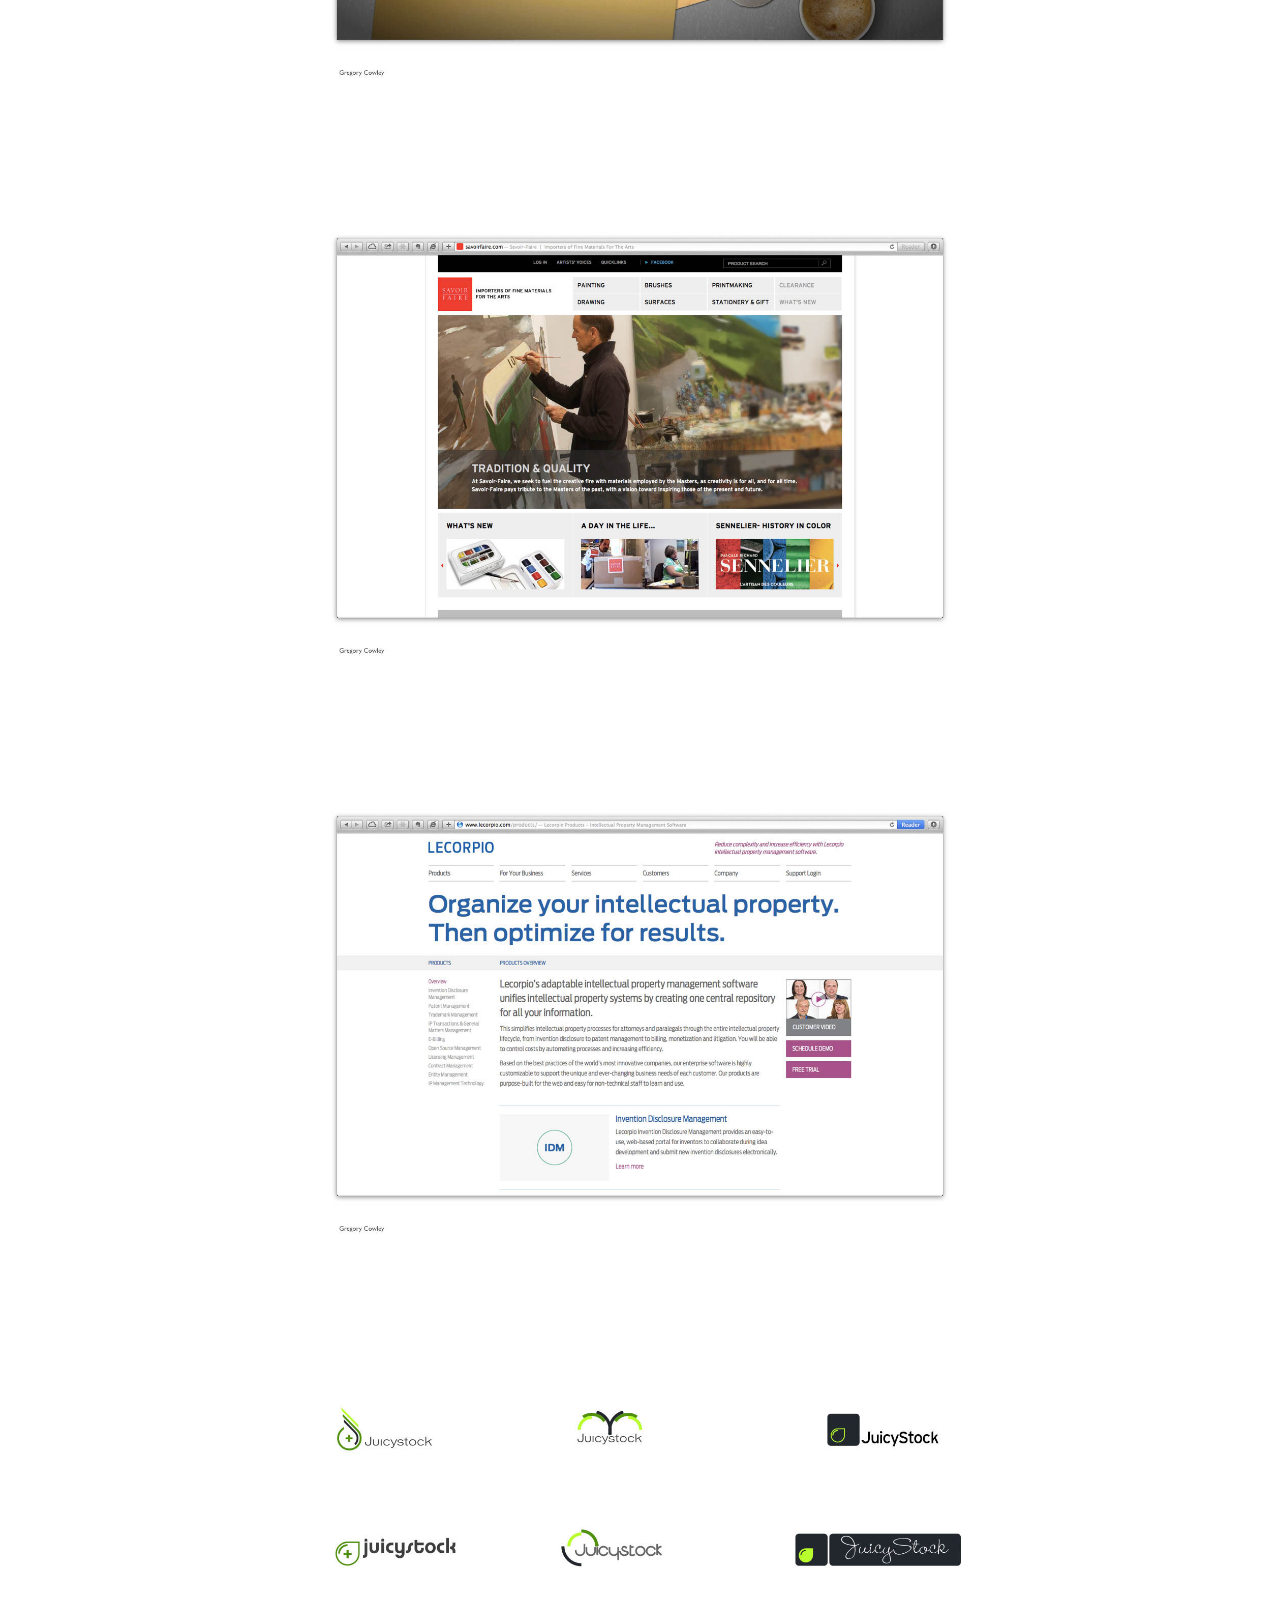
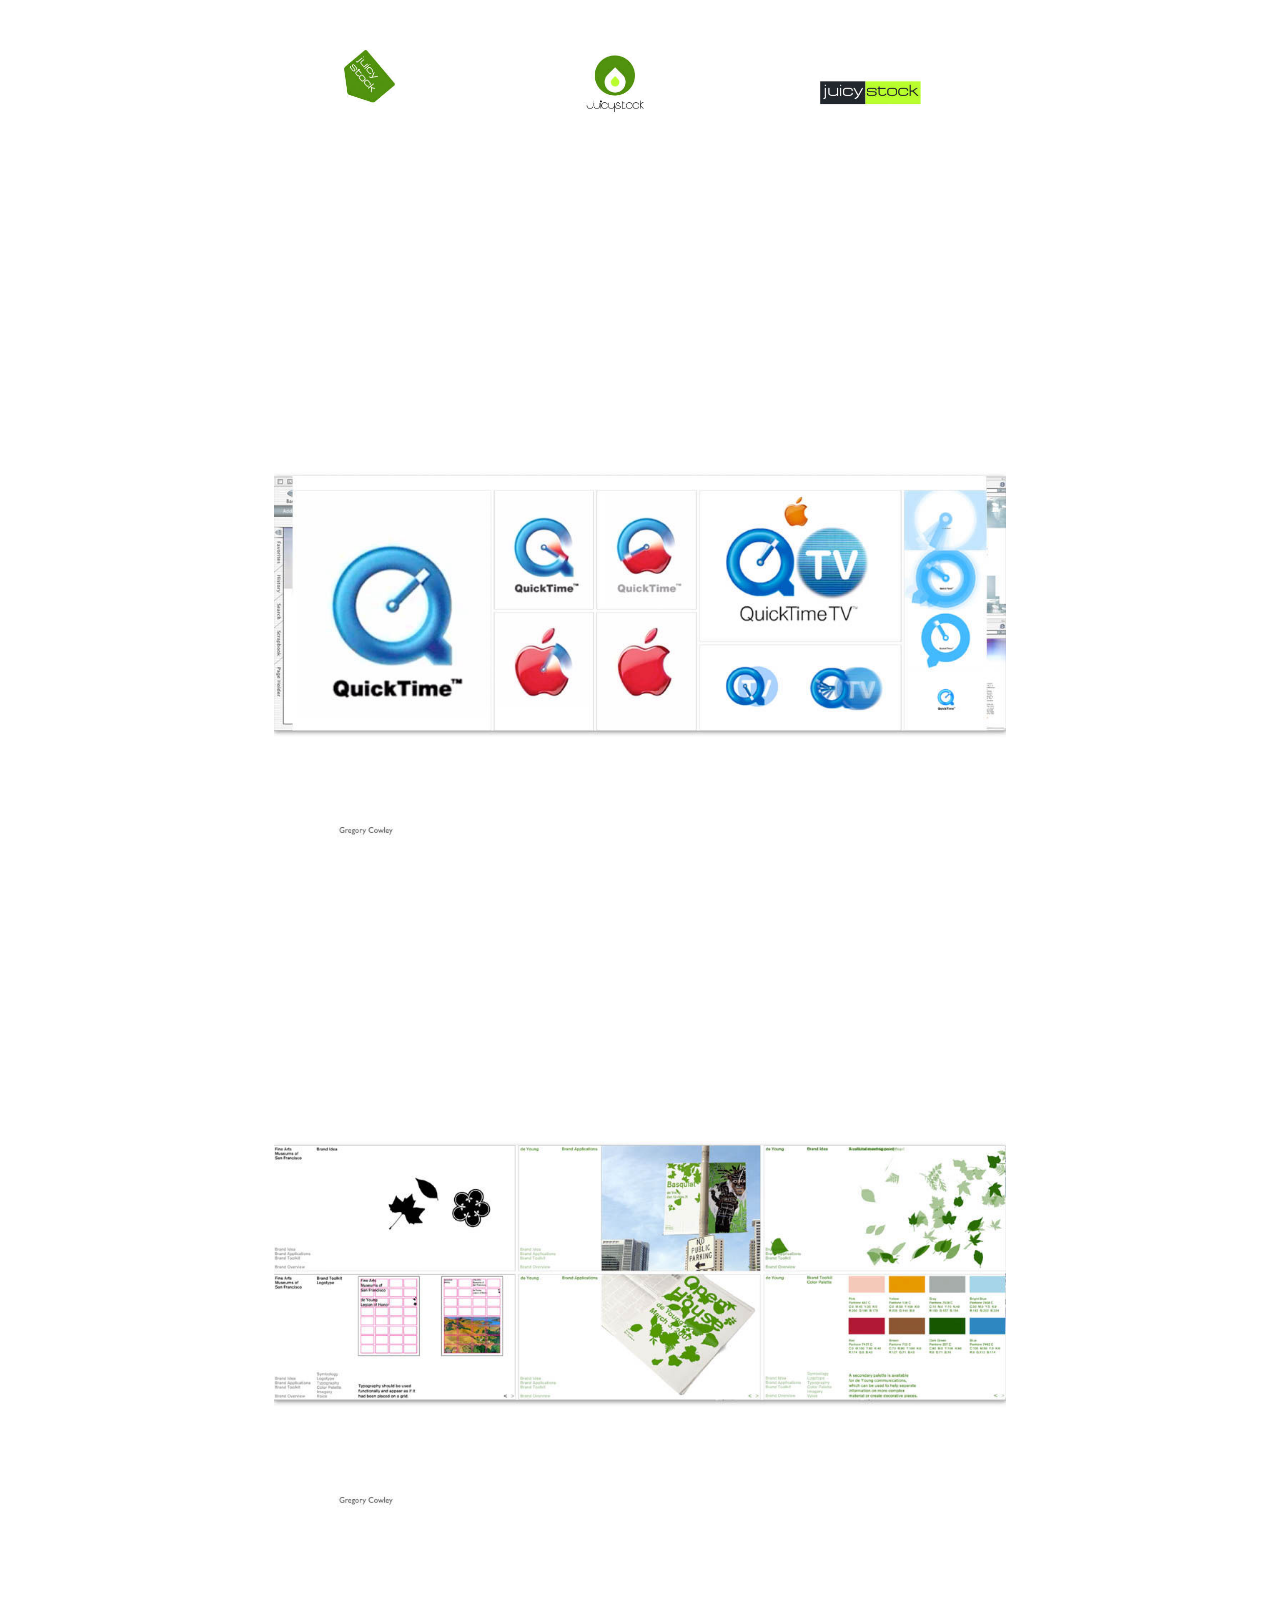
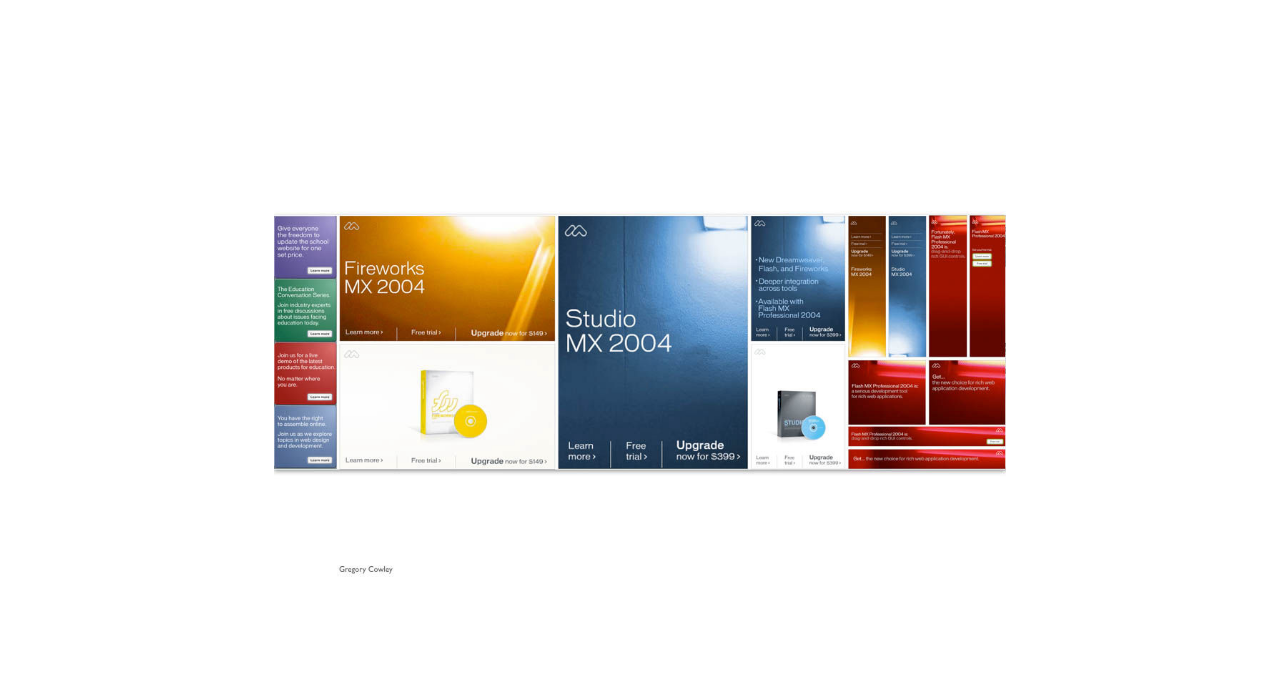
<file: gmotion.html>
<!DOCTYPE html>
<html  >
<head>
  <!-- Site made with Mobirise Website Builder v4.10.7, https://mobirise.com -->
  <meta charset="UTF-8">
  <meta http-equiv="X-UA-Compatible" content="IE=edge">
  <meta name="generator" content="Mobirise v4.10.7, mobirise.com">
  <meta name="viewport" content="width=device-width, initial-scale=1, minimum-scale=1">
  <link rel="shortcut icon" href="assets/images/logo2.png" type="image/x-icon">
  <meta name="description" content="Web Page Maker Description">
  
  <title>gMotion Studios</title>
  <link rel="stylesheet" href="assets/web/assets/mobirise-icons/mobirise-icons.css">
  <link rel="stylesheet" href="assets/tether/tether.min.css">
  <link rel="stylesheet" href="assets/bootstrap/css/bootstrap.min.css">
  <link rel="stylesheet" href="assets/bootstrap/css/bootstrap-grid.min.css">
  <link rel="stylesheet" href="assets/bootstrap/css/bootstrap-reboot.min.css">
  <link rel="stylesheet" href="assets/dropdown/css/style.css">
  <link rel="stylesheet" href="assets/theme/css/style.css">
  <link rel="stylesheet" href="assets/mobirise/css/mbr-additional.css" type="text/css">
  
  
  
</head>
<body>
  <section class="menu cid-rySkuIcuHU" once="menu" id="menu2-2q">

    

    <nav class="navbar navbar-expand beta-menu navbar-dropdown align-items-center navbar-fixed-top navbar-toggleable-sm">
        <button class="navbar-toggler navbar-toggler-right" type="button" data-toggle="collapse" data-target="#navbarSupportedContent" aria-controls="navbarSupportedContent" aria-expanded="false" aria-label="Toggle navigation">
            <div class="hamburger">
                <span></span>
                <span></span>
                <span></span>
                <span></span>
            </div>
        </button>
        <div class="menu-logo">
            <div class="navbar-brand">
                <span class="navbar-logo">
                    <a href="https://mobirise.co">
                        <img src="assets/images/logo2.png" alt="Mobirise" style="height: 3.8rem;">
                    </a>
                </span>
                <span class="navbar-caption-wrap"><a class="navbar-caption text-black display-7" href="index.html">
                        Gregory Cowley - Artist | Designer | Engineer</a></span>
            </div>
        </div>
        <div class="collapse navbar-collapse" id="navbarSupportedContent">
            <ul class="navbar-nav nav-dropdown nav-right" data-app-modern-menu="true"><li class="nav-item dropdown"><a class="nav-link link text-black dropdown-toggle display-7" href="https://mobirise.co" aria-expanded="true" data-toggle="dropdown-submenu">Projects</a><div class="dropdown-menu"><a class="text-black dropdown-item display-7" href="rxgallery.html" aria-expanded="false">RX Gallery</a><a class="text-black dropdown-item display-7" href="transcinema.html" aria-expanded="false">Transcinema</a><a class="text-black dropdown-item display-7" href="testproject.html" aria-expanded="false">The TEST:project</a><a class="text-black dropdown-item display-7" href="mpps.html" aria-expanded="false">MPPS</a><a class="text-black dropdown-item display-7" href="3mps.html" aria-expanded="false">3MPS</a><a class="text-black dropdown-item display-7" href="dr-tingleton.html" aria-expanded="false">Dr. Tingleton</a><a class="text-black dropdown-item display-7" href="cca.html" aria-expanded="false">CCA</a><a class="text-black dropdown-item display-7" href="chronopolis.html" aria-expanded="false">Chronopolis</a></div></li><li class="nav-item">
                    <a class="nav-link link text-black display-7" href="about.html" aria-expanded="false">
                        About</a>
                </li></ul>
            
        </div>
    </nav>
</section>

<section class="engine"><a href="https://mobirise.info/h">create your own web page</a></section><section class="mbr-section content4 cid-rySkuIZHbo" id="content4-2r">

    

    <div class="container">
        <div class="media-container-row">
            <div class="title col-12 col-md-8">
                <h2 class="align-center pb-3 mbr-fonts-style display-1">
                    gMotion Studios</h2>
                <h3 class="mbr-section-subtitle align-center mbr-light mbr-fonts-style display-5">
                    A digital services studio creating motion-graphics and interactive content.</h3>
                
            </div>
        </div>
    </div>
</section>

<section class="mbr-section article content12 cid-ryTII9OTZv" id="content12-3m">
     

    <div class="container">
        <div class="media-container-row">
            <div class="mbr-text counter-container col-12 col-md-8 mbr-fonts-style display-7">
                <ul>
                    <li><strong>A design services company partnering with top notch clients.</strong></li><li><strong>A concept based on Andy Warhol's approach: build a client base in the commercial arts and amass money to support my art. I also call it the "Robin Hood" business model.&nbsp;</strong></li><li><strong>Company size varied with project and brought on contractors as needed.</strong></li>
                </ul>
            </div>
        </div>
    </div>
</section>

<section class="cid-rySkuKSuoG" id="image1-2w">

    

    <figure class="mbr-figure container">
        <div class="image-block" style="width: 66%;">
            <img src="assets/images/all-duplicates-match-order-designer-developer-8-1440x900.jpg" width="1400" alt="Mobirise" title="">
            
        </div>
    </figure>
</section>

<section class="cid-rySkuLhjdl" id="image1-2x">

    

    <figure class="mbr-figure container">
        <div class="image-block" style="width: 66%;">
            <img src="assets/images/all-duplicates-match-order-designer-developer-6-1440x900.jpg" width="1400" alt="Mobirise" title="">
            
        </div>
    </figure>
</section>

<section class="cid-rySkuLIGGF" id="image1-2y">

    

    <figure class="mbr-figure container">
        <div class="image-block" style="width: 66%;">
            <img src="assets/images/all-duplicates-match-order-designer-developer-3-1440x900.jpg" width="1400" alt="Mobirise" title="">
            
        </div>
    </figure>
</section>

<section class="cid-rySkuM6bTF" id="image1-2z">

    

    <figure class="mbr-figure container">
        <div class="image-block" style="width: 66%;">
            <img src="assets/images/all-duplicates-match-order-designer-developer-4-1440x900.jpg" width="1400" alt="Mobirise" title="">
            
        </div>
    </figure>
</section>

<section class="cid-rySkuMwIu4" id="image1-30">

    

    <figure class="mbr-figure container">
        <div class="image-block" style="width: 66%;">
            <img src="assets/images/all-duplicates-match-order-designer-developer-2-1440x900.jpg" width="1400" alt="Mobirise" title="">
            
        </div>
    </figure>
</section>

<section class="cid-rySkuMUrP0" id="image1-31">

    

    <figure class="mbr-figure container">
        <div class="image-block" style="width: 66%;">
            <img src="assets/images/all-duplicates-match-order-designer-developer-14-1440x900.jpg" width="1400" alt="Mobirise" title="">
            
        </div>
    </figure>
</section>

<section class="cid-rySkuNkP5k" id="image1-32">

    

    <figure class="mbr-figure container">
        <div class="image-block" style="width: 66%;">
            <img src="assets/images/all-duplicates-match-order-designer-developer-16-1440x900.jpg" width="1400" alt="Mobirise" title="">
            
        </div>
    </figure>
</section>

<section class="cid-rySkuNHncS" id="image1-33">

    

    <figure class="mbr-figure container">
        <div class="image-block" style="width: 66%;">
            <img src="assets/images/all-duplicates-match-order-branding-design-designer-4-1440x900.jpg" width="1400" alt="Mobirise" title="">
            
        </div>
    </figure>
</section>

<section class="cid-rySkuO6tIc" id="image1-34">

    

    <figure class="mbr-figure container">
        <div class="image-block" style="width: 66%;">
            <img src="assets/images/design-design-portfolio-designer-9-1024x768.jpg" width="1400" alt="Mobirise" title="">
            
        </div>
    </figure>
</section>

<section class="cid-rySkuOy5gZ" id="image1-35">

    

    <figure class="mbr-figure container">
        <div class="image-block" style="width: 66%;">
            <img src="assets/images/design-design-portfolio-designer-10-1024x768.jpg" width="1400" alt="Mobirise" title="">
            
        </div>
    </figure>
</section>

<section class="cid-rySkuOXPgL" id="image1-36">

    

    <figure class="mbr-figure container">
        <div class="image-block" style="width: 66%;">
            <img src="assets/images/design-design-portfolio-designer-3-1024x768.jpg" width="1400" alt="Mobirise" title="">
            
        </div>
    </figure>
</section>


  <script src="assets/web/assets/jquery/jquery.min.js"></script>
  <script src="assets/popper/popper.min.js"></script>
  <script src="assets/tether/tether.min.js"></script>
  <script src="assets/bootstrap/js/bootstrap.min.js"></script>
  <script src="assets/smoothscroll/smooth-scroll.js"></script>
  <script src="assets/dropdown/js/nav-dropdown.js"></script>
  <script src="assets/dropdown/js/navbar-dropdown.js"></script>
  <script src="assets/touchswipe/jquery.touch-swipe.min.js"></script>
  <script src="assets/theme/js/script.js"></script>
  
  
</body>
</html>
</file>
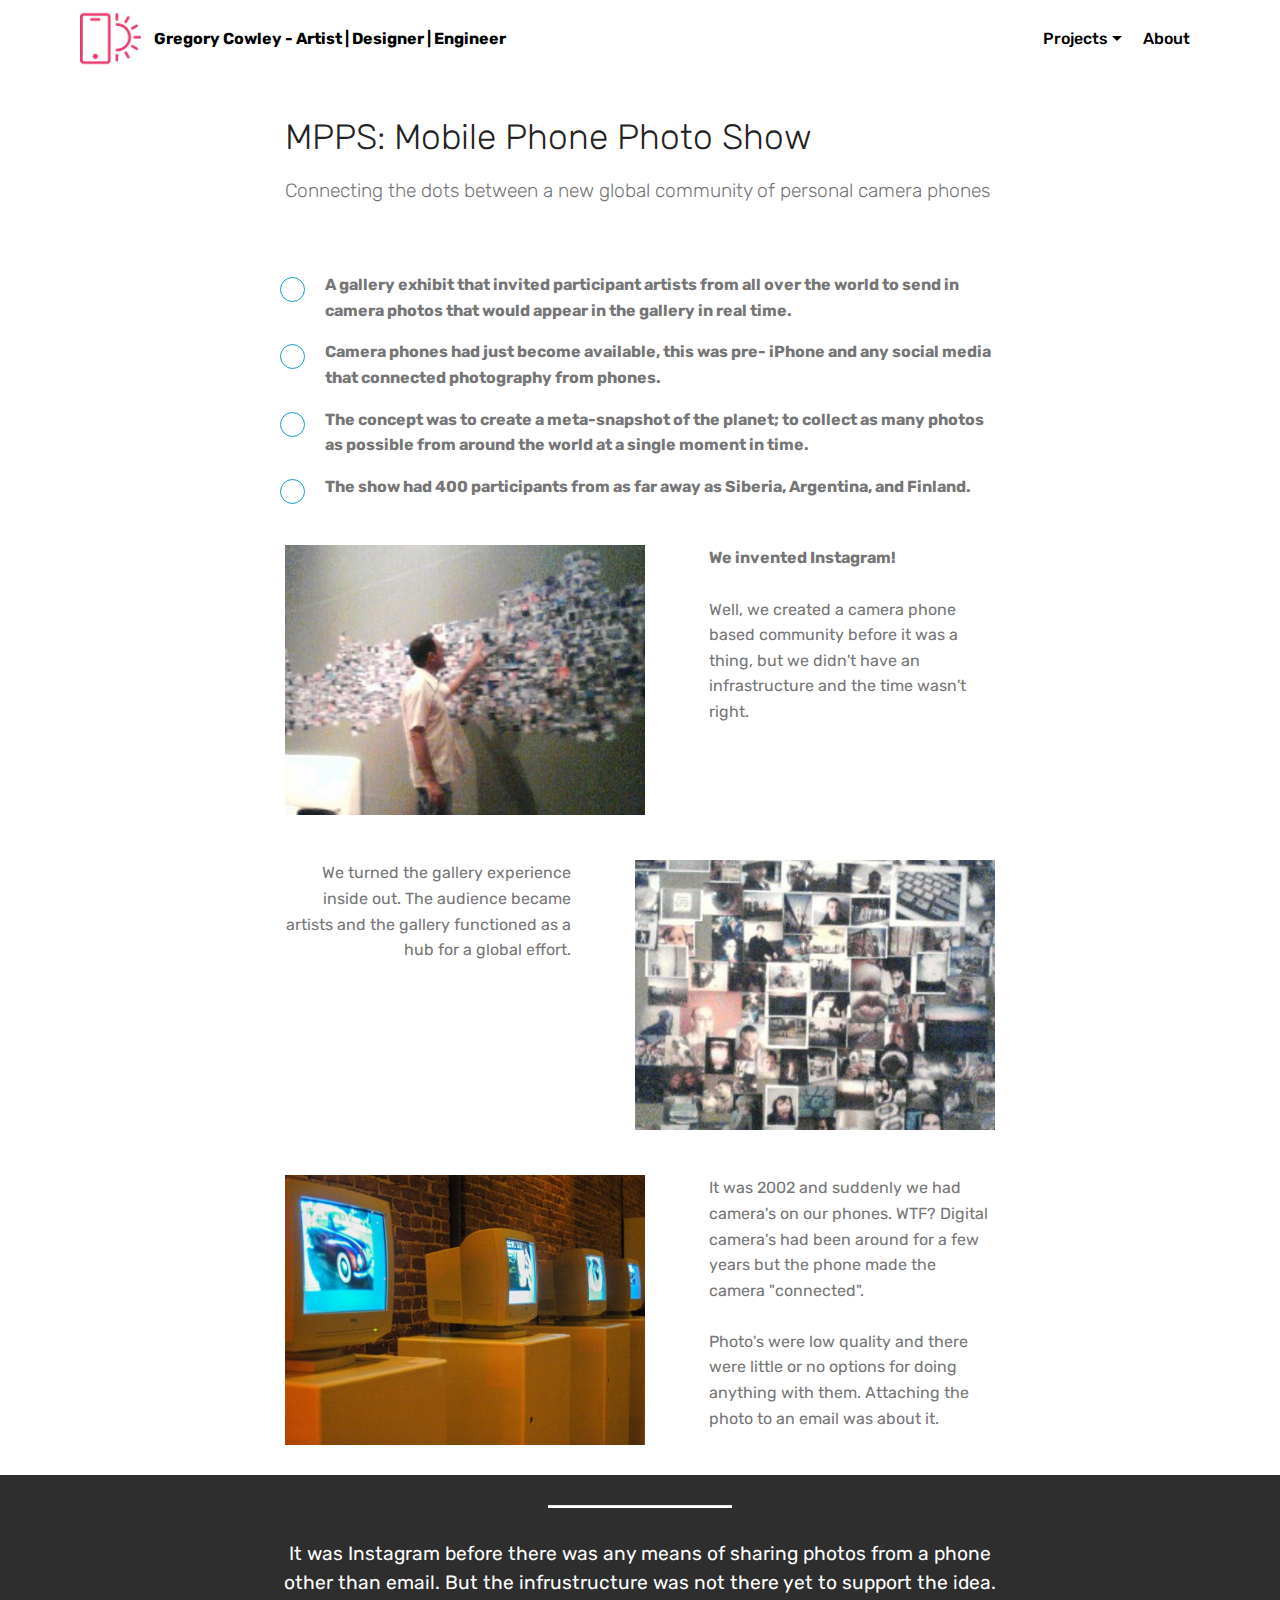
<file: mpps.html>
<!DOCTYPE html>
<html  >
<head>
  <!-- Site made with Mobirise Website Builder v4.10.7, https://mobirise.com -->
  <meta charset="UTF-8">
  <meta http-equiv="X-UA-Compatible" content="IE=edge">
  <meta name="generator" content="Mobirise v4.10.7, mobirise.com">
  <meta name="viewport" content="width=device-width, initial-scale=1, minimum-scale=1">
  <link rel="shortcut icon" href="assets/images/logo2.png" type="image/x-icon">
  <meta name="description" content="Connecting the dots between a new global community of personal camera phones.">
  
  <title>MPPS: Mobile Phone Photo Show</title>
  <link rel="stylesheet" href="assets/web/assets/mobirise-icons/mobirise-icons.css">
  <link rel="stylesheet" href="assets/tether/tether.min.css">
  <link rel="stylesheet" href="assets/bootstrap/css/bootstrap.min.css">
  <link rel="stylesheet" href="assets/bootstrap/css/bootstrap-grid.min.css">
  <link rel="stylesheet" href="assets/bootstrap/css/bootstrap-reboot.min.css">
  <link rel="stylesheet" href="assets/dropdown/css/style.css">
  <link rel="stylesheet" href="assets/theme/css/style.css">
  <link rel="stylesheet" href="assets/mobirise/css/mbr-additional.css" type="text/css">
  
  
  
</head>
<body>
  <section class="menu cid-ry39MSfFmo" once="menu" id="menu2-8">

    

    <nav class="navbar navbar-expand beta-menu navbar-dropdown align-items-center navbar-fixed-top navbar-toggleable-sm">
        <button class="navbar-toggler navbar-toggler-right" type="button" data-toggle="collapse" data-target="#navbarSupportedContent" aria-controls="navbarSupportedContent" aria-expanded="false" aria-label="Toggle navigation">
            <div class="hamburger">
                <span></span>
                <span></span>
                <span></span>
                <span></span>
            </div>
        </button>
        <div class="menu-logo">
            <div class="navbar-brand">
                <span class="navbar-logo">
                    <a href="https://mobirise.co">
                        <img src="assets/images/logo2.png" alt="Mobirise" style="height: 3.8rem;">
                    </a>
                </span>
                <span class="navbar-caption-wrap"><a class="navbar-caption text-black display-7" href="index.html">
                        Gregory Cowley - Artist | Designer | Engineer</a></span>
            </div>
        </div>
        <div class="collapse navbar-collapse" id="navbarSupportedContent">
            <ul class="navbar-nav nav-dropdown nav-right" data-app-modern-menu="true"><li class="nav-item dropdown"><a class="nav-link link text-black dropdown-toggle display-7" href="https://mobirise.co" aria-expanded="true" data-toggle="dropdown-submenu">Projects</a><div class="dropdown-menu"><a class="text-black dropdown-item display-7" href="rxgallery.html" aria-expanded="false">RX Gallery</a><a class="text-black dropdown-item display-7" href="transcinema.html" aria-expanded="false">Transcinema</a><a class="text-black dropdown-item display-7" href="testproject.html" aria-expanded="false">The TEST:project</a><a class="text-black dropdown-item display-7" href="mpps.html" aria-expanded="false">MPPS</a><a class="text-black dropdown-item display-7" href="3mps.html" aria-expanded="false">3MPS</a><a class="text-black dropdown-item display-7" href="dr-tingleton.html" aria-expanded="false">Dr. Tingleton</a><a class="text-black dropdown-item display-7" href="cca.html" aria-expanded="false">CCA</a><a class="text-black dropdown-item display-7" href="chronopolis.html" aria-expanded="false">Chronopolis</a></div></li><li class="nav-item">
                    <a class="nav-link link text-black display-7" href="about.html" aria-expanded="false">
                        About</a>
                </li></ul>
            
        </div>
    </nav>
</section>

<section class="engine"><a href="https://mobirise.info/q">responsive site templates</a></section><section class="mbr-section content4 cid-ry3zaJOI5Y" id="content4-y">

    

    <div class="container">
        <div class="media-container-row">
            <div class="title col-12 col-md-8">
                <h2 class="align-center pb-3 mbr-fonts-style display-1">MPPS: Mobile Phone Photo Show</h2>
                <h3 class="mbr-section-subtitle align-center mbr-light mbr-fonts-style display-5">Connecting the dots between a new global community of personal camera phones</h3>
                
            </div>
        </div>
    </div>
</section>

<section class="mbr-section article content12 cid-ryTC0c2m7Y" id="content12-3f">
     

    <div class="container">
        <div class="media-container-row">
            <div class="mbr-text counter-container col-12 col-md-8 mbr-fonts-style display-7">
                <ul>
                    <li><strong>A gallery exhibit that invited participant artists from all over the world to send in camera photos that would appear in the gallery in real time.</strong></li><li><strong>Camera phones had just become available, this was pre- iPhone and any social media that connected photography from phones.</strong></li><li><strong>The concept was to create a meta-snapshot of the planet; to collect as many photos as possible from around the world at a single moment in time.</strong></li><li><strong>The show had 400 participants from as far away as Siberia, Argentina, and Finland.</strong></li>
                </ul>
            </div>
        </div>
    </div>
</section>

<section class="mbr-section content6 cid-ry3zdJ0nXM" id="content6-12">
    
     
    
    <div class="container">
        <div class="media-container-row">
            <div class="col-12 col-md-8">
                <div class="media-container-row">
                    <div class="mbr-figure" style="width: 135%;">
                      <img src="assets/images/mpp-6-640x480.jpeg" alt="Mobirise" title="">  
                    </div>
                    <div class="media-content">
                        <div class="mbr-section-text">
                            <p class="mbr-text mb-0 mbr-fonts-style display-7"><strong>We invented Instagram!</strong><br><br>Well, we created a camera phone based community before it was a thing, but we didn't have an infrastructure and the time wasn't right.<br></p>
                        </div>
                    </div>
                </div>
            </div>
        </div>
    </div>
</section>

<section class="mbr-section content7 cid-ry3zepnvRw" id="content7-13">
          
    

    <div class="container">
        <div class="media-container-row">
            <div class="col-12 col-md-8">
                <div class="media-container-row">
                    <div class="media-content">
                        <div class="mbr-section-text">
                            <p class="mbr-text align-right mb-0 mbr-fonts-style display-7">We turned the gallery experience inside out. The audience became artists and the gallery functioned as a hub for a global effort.</p>
                        </div>
                    </div>
                    <div class="mbr-figure" style="width: 135%;">
                     <img src="assets/images/mpp-10-480x640.jpeg" alt="Mobirise" title="">  
                    </div>
                </div>
            </div>
        </div>
    </div>
</section>

<section class="mbr-section content6 cid-ryIqMsrsjd" id="content6-v">
    
     
    
    <div class="container">
        <div class="media-container-row">
            <div class="col-12 col-md-8">
                <div class="media-container-row">
                    <div class="mbr-figure" style="width: 135%;">
                      <img src="assets/images/mpp-2-720x479.jpeg" alt="Mobirise" title="">  
                    </div>
                    <div class="media-content">
                        <div class="mbr-section-text">
                            <p class="mbr-text mb-0 mbr-fonts-style display-7">It was 2002 and suddenly we had camera's on our phones. WTF? Digital camera's had been around for a few years but the phone made the camera "connected".<br><br>Photo's were low quality and there were little or no options for doing anything with them. Attaching the photo to an email was about it.</p>
                        </div>
                    </div>
                </div>
            </div>
        </div>
    </div>
</section>

<section class="mbr-section article content10 cid-ry3B6BvK0N" id="content10-14">
    
     

    <div class="container">
        <div class="inner-container" style="width: 66%;">
            <hr class="line" style="width: 25%;">
            <div class="section-text align-center mbr-white mbr-fonts-style display-5">
                    It was Instagram before there was any means of sharing photos from a phone other than email. But the infrustructure was not there yet to support the idea.</div>
            <hr class="line" style="width: 25%;">
        </div>
    </div>
</section>


  <script src="assets/web/assets/jquery/jquery.min.js"></script>
  <script src="assets/popper/popper.min.js"></script>
  <script src="assets/tether/tether.min.js"></script>
  <script src="assets/bootstrap/js/bootstrap.min.js"></script>
  <script src="assets/smoothscroll/smooth-scroll.js"></script>
  <script src="assets/dropdown/js/nav-dropdown.js"></script>
  <script src="assets/dropdown/js/navbar-dropdown.js"></script>
  <script src="assets/touchswipe/jquery.touch-swipe.min.js"></script>
  <script src="assets/theme/js/script.js"></script>
  
  
</body>
</html>
</file>
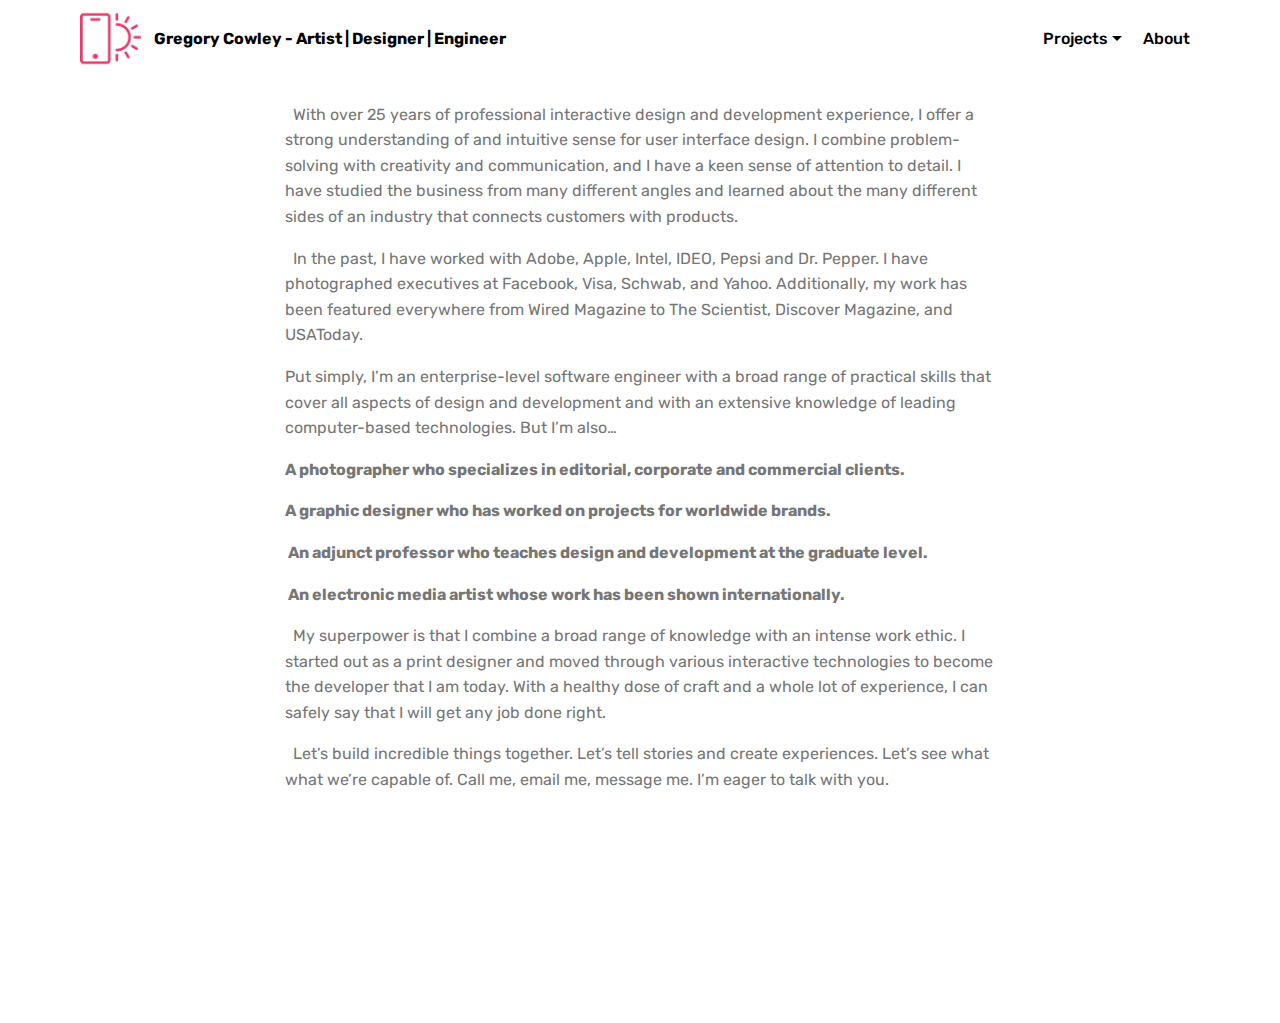
<file: page12.html>
<!DOCTYPE html>
<html  >
<head>
  <!-- Site made with Mobirise Website Builder v4.10.7, https://mobirise.com -->
  <meta charset="UTF-8">
  <meta http-equiv="X-UA-Compatible" content="IE=edge">
  <meta name="generator" content="Mobirise v4.10.7, mobirise.com">
  <meta name="viewport" content="width=device-width, initial-scale=1, minimum-scale=1">
  <link rel="shortcut icon" href="assets/images/logo2.png" type="image/x-icon">
  <meta name="description" content="Website Maker Description">
  
  <title>CV</title>
  <link rel="stylesheet" href="assets/web/assets/mobirise-icons/mobirise-icons.css">
  <link rel="stylesheet" href="assets/tether/tether.min.css">
  <link rel="stylesheet" href="assets/bootstrap/css/bootstrap.min.css">
  <link rel="stylesheet" href="assets/bootstrap/css/bootstrap-grid.min.css">
  <link rel="stylesheet" href="assets/bootstrap/css/bootstrap-reboot.min.css">
  <link rel="stylesheet" href="assets/dropdown/css/style.css">
  <link rel="stylesheet" href="assets/theme/css/style.css">
  <link rel="stylesheet" href="assets/mobirise/css/mbr-additional.css" type="text/css">
  
  
  
</head>
<body>
  <section class="menu cid-ryW1fnDave" once="menu" id="menu2-3n">

    

    <nav class="navbar navbar-expand beta-menu navbar-dropdown align-items-center navbar-fixed-top navbar-toggleable-sm">
        <button class="navbar-toggler navbar-toggler-right" type="button" data-toggle="collapse" data-target="#navbarSupportedContent" aria-controls="navbarSupportedContent" aria-expanded="false" aria-label="Toggle navigation">
            <div class="hamburger">
                <span></span>
                <span></span>
                <span></span>
                <span></span>
            </div>
        </button>
        <div class="menu-logo">
            <div class="navbar-brand">
                <span class="navbar-logo">
                    <a href="https://mobirise.co">
                        <img src="assets/images/logo2.png" alt="Mobirise" style="height: 3.8rem;">
                    </a>
                </span>
                <span class="navbar-caption-wrap"><a class="navbar-caption text-black display-7" href="index.html">
                        Gregory Cowley - Artist | Designer | Engineer</a></span>
            </div>
        </div>
        <div class="collapse navbar-collapse" id="navbarSupportedContent">
            <ul class="navbar-nav nav-dropdown nav-right" data-app-modern-menu="true"><li class="nav-item dropdown"><a class="nav-link link text-black dropdown-toggle display-7" href="https://mobirise.co" aria-expanded="true" data-toggle="dropdown-submenu">Projects</a><div class="dropdown-menu"><a class="text-black dropdown-item display-7" href="rxgallery.html" aria-expanded="false">RX Gallery</a><a class="text-black dropdown-item display-7" href="transcinema.html" aria-expanded="false">Transcinema</a><a class="text-black dropdown-item display-7" href="testproject.html" aria-expanded="false">The TEST:project</a><a class="text-black dropdown-item display-7" href="mpps.html" aria-expanded="false">MPPS</a><a class="text-black dropdown-item display-7" href="3mps.html" aria-expanded="false">3MPS</a><a class="text-black dropdown-item display-7" href="dr-tingleton.html" aria-expanded="false">Dr. Tingleton</a><a class="text-black dropdown-item display-7" href="cca.html" aria-expanded="false">CCA</a><a class="text-black dropdown-item display-7" href="chronopolis.html" aria-expanded="false">Chronopolis</a></div></li><li class="nav-item">
                    <a class="nav-link link text-black display-7" href="about.html" aria-expanded="false">
                        About</a>
                </li></ul>
            
        </div>
    </nav>
</section>

<section class="engine"><a href="https://mobirise.info/u">bootstrap website templates</a></section><section class="mbr-section article content1 cid-ryW1fopOzg" id="content1-3p">
    
     

    <div class="container">
        <div class="media-container-row">
            <div class="mbr-text col-12 mbr-fonts-style display-7 col-md-8"><p><br></p><p>  With over 25 years of professional interactive design and development experience, I offer a strong understanding of and intuitive sense for user interface design. I combine problem-solving with creativity and communication, and I have a keen sense of attention to detail. I have studied the business from many different angles and learned about the many different sides of an industry that connects customers with products.</p><p>  In the past, I have worked with Adobe, Apple, Intel, IDEO, Pepsi and Dr. Pepper. I have photographed executives at Facebook, Visa, Schwab, and Yahoo. Additionally, my work has been featured everywhere from Wired Magazine to The Scientist, Discover Magazine, and USAToday.  </p><p>Put simply, I’m an enterprise-level software engineer with a broad range of practical skills that cover all aspects of design and development and with an extensive knowledge of leading computer-based technologies. But I’m also… </p><p><strong>A photographer who specializes in editorial, corporate and commercial clients. </strong></p><p><strong>A graphic designer who has worked on projects for worldwide brands.</strong></p><p><strong> An adjunct professor who teaches design and development at the graduate level.</strong></p><p><strong> An electronic media artist whose work has been shown internationally.</strong></p><p>  My superpower is that I combine a broad range of knowledge with an intense work ethic. I started out as a print designer and moved through various interactive technologies to become the developer that I am today. With a healthy dose of craft and a whole lot of experience, I can safely say that I will get any job done right.&nbsp;</p><p><span style="font-size: 1rem;">  Let’s build incredible things together. Let’s tell stories and create experiences. Let’s see what what we’re capable of. Call me, email me, message me. I’m eager to talk with you.&nbsp;</span><br></p><p><br></p><p><br></p></div>
        </div>
    </div>
</section>

<section class="mbr-section article content1 cid-ryW1foFRFh" id="content1-3q">
    
     

    <div class="container">
        <div class="media-container-row">
            <div class="mbr-text col-12 mbr-fonts-style display-7 col-md-8"><p><br></p></div>
        </div>
    </div>
</section>


  <script src="assets/web/assets/jquery/jquery.min.js"></script>
  <script src="assets/popper/popper.min.js"></script>
  <script src="assets/tether/tether.min.js"></script>
  <script src="assets/bootstrap/js/bootstrap.min.js"></script>
  <script src="assets/smoothscroll/smooth-scroll.js"></script>
  <script src="assets/dropdown/js/nav-dropdown.js"></script>
  <script src="assets/dropdown/js/navbar-dropdown.js"></script>
  <script src="assets/touchswipe/jquery.touch-swipe.min.js"></script>
  <script src="assets/theme/js/script.js"></script>
  
  
</body>
</html>
</file>
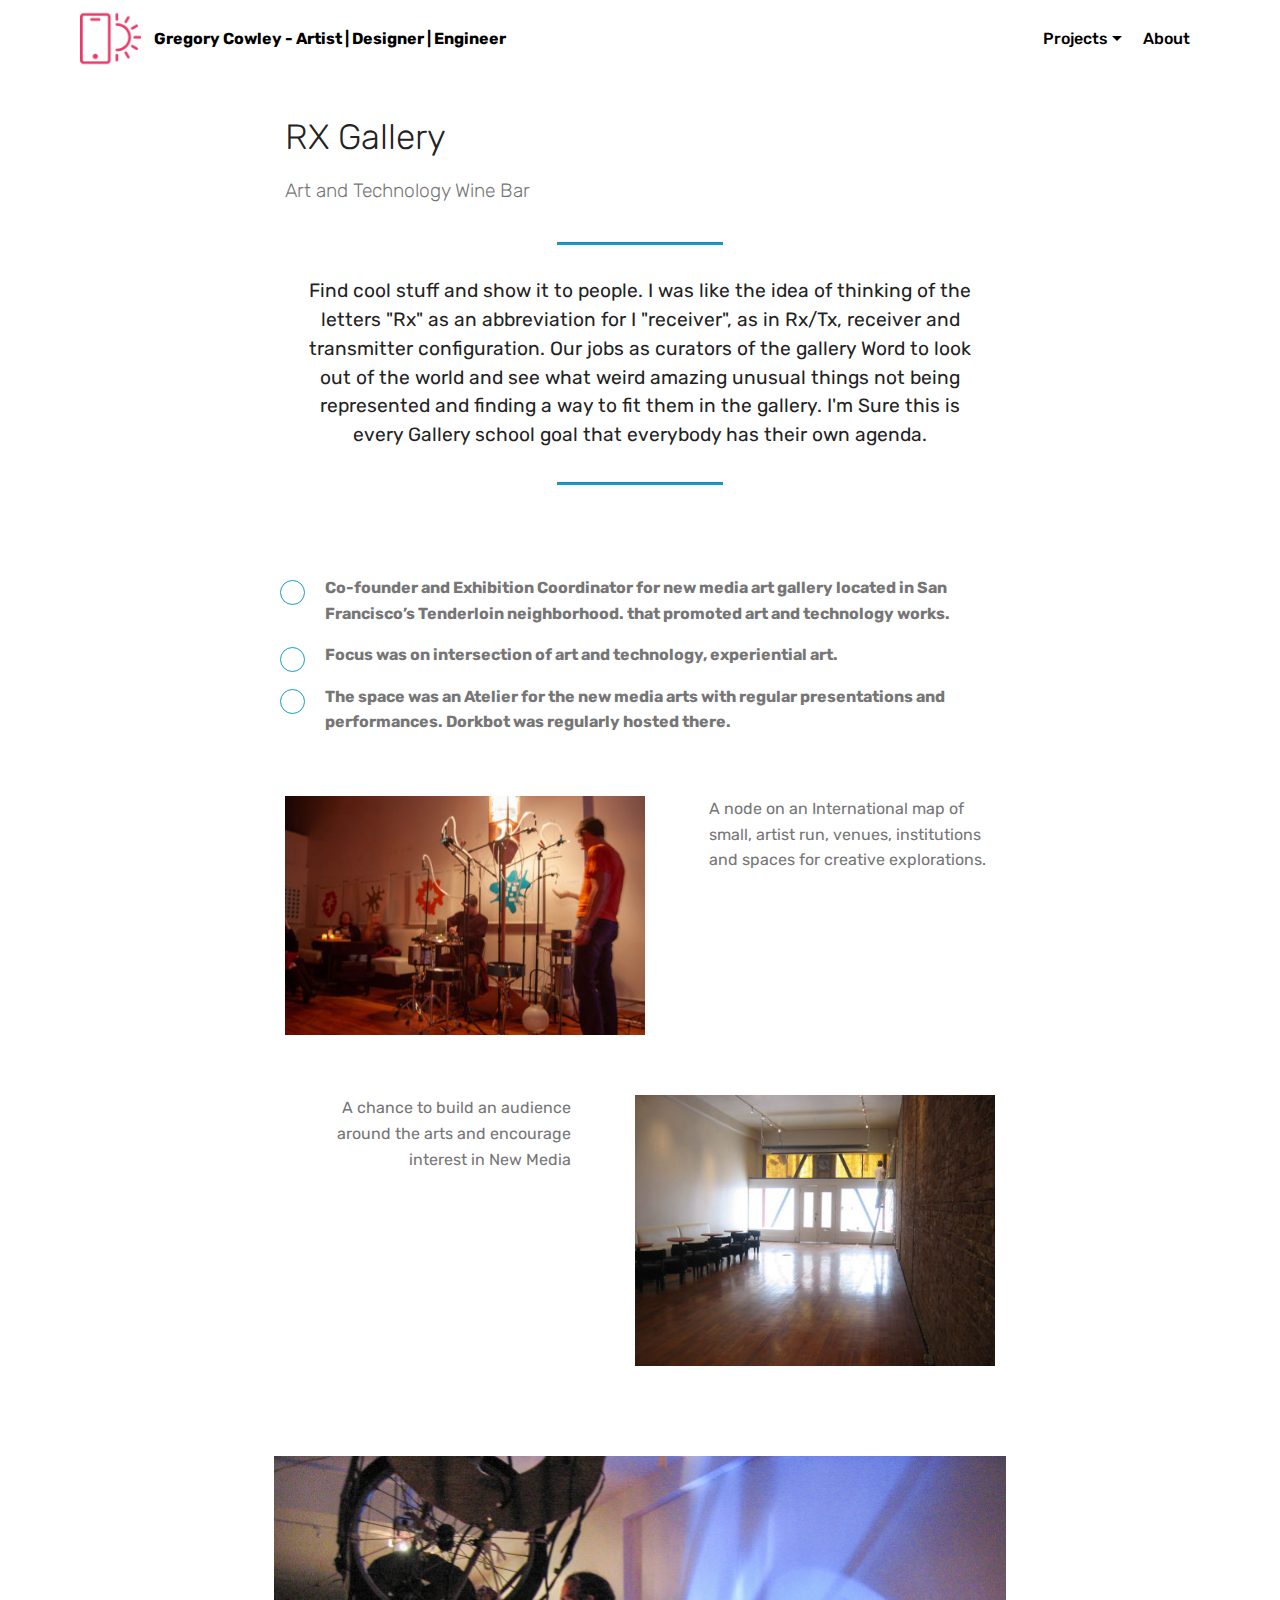
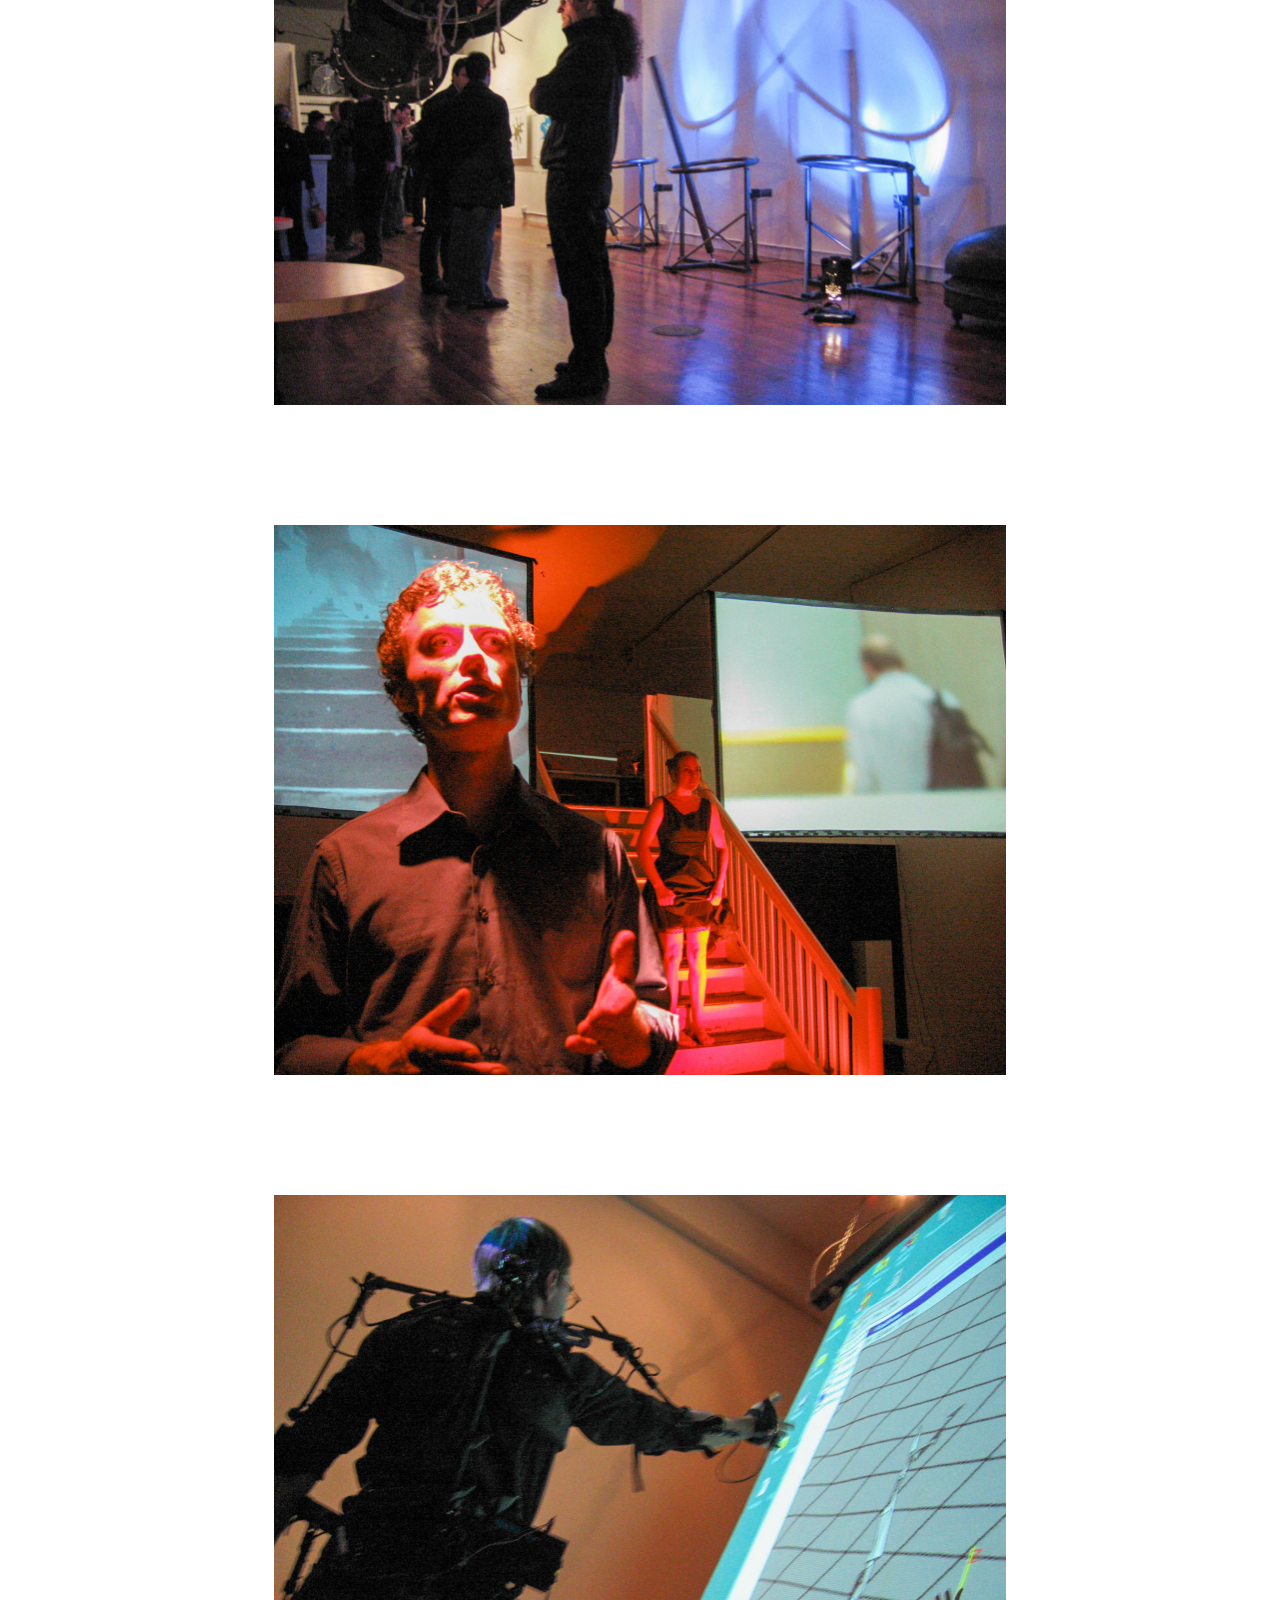
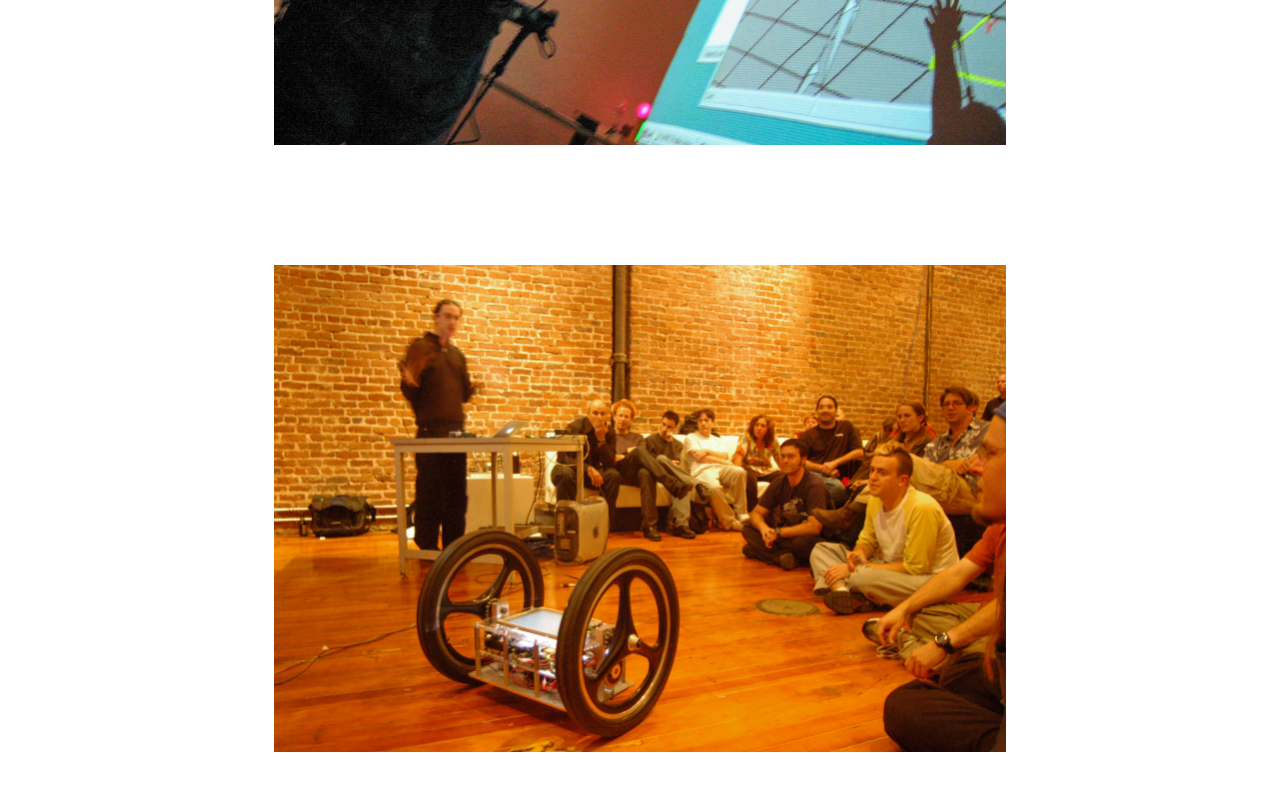
<file: rxgallery.html>
<!DOCTYPE html>
<html  >
<head>
  <!-- Site made with Mobirise Website Builder v4.10.7, https://mobirise.com -->
  <meta charset="UTF-8">
  <meta http-equiv="X-UA-Compatible" content="IE=edge">
  <meta name="generator" content="Mobirise v4.10.7, mobirise.com">
  <meta name="viewport" content="width=device-width, initial-scale=1, minimum-scale=1">
  <link rel="shortcut icon" href="assets/images/logo2.png" type="image/x-icon">
  <meta name="description" content="Web Site Creator Description">
  
  <title>RX Gallery</title>
  <link rel="stylesheet" href="assets/web/assets/mobirise-icons/mobirise-icons.css">
  <link rel="stylesheet" href="assets/tether/tether.min.css">
  <link rel="stylesheet" href="assets/bootstrap/css/bootstrap.min.css">
  <link rel="stylesheet" href="assets/bootstrap/css/bootstrap-grid.min.css">
  <link rel="stylesheet" href="assets/bootstrap/css/bootstrap-reboot.min.css">
  <link rel="stylesheet" href="assets/dropdown/css/style.css">
  <link rel="stylesheet" href="assets/theme/css/style.css">
  <link rel="stylesheet" href="assets/mobirise/css/mbr-additional.css" type="text/css">
  
  
  
</head>
<body>
  <section class="menu cid-ry39MSfFmo" once="menu" id="menu2-a">

    

    <nav class="navbar navbar-expand beta-menu navbar-dropdown align-items-center navbar-fixed-top navbar-toggleable-sm">
        <button class="navbar-toggler navbar-toggler-right" type="button" data-toggle="collapse" data-target="#navbarSupportedContent" aria-controls="navbarSupportedContent" aria-expanded="false" aria-label="Toggle navigation">
            <div class="hamburger">
                <span></span>
                <span></span>
                <span></span>
                <span></span>
            </div>
        </button>
        <div class="menu-logo">
            <div class="navbar-brand">
                <span class="navbar-logo">
                    <a href="https://mobirise.co">
                        <img src="assets/images/logo2.png" alt="Mobirise" style="height: 3.8rem;">
                    </a>
                </span>
                <span class="navbar-caption-wrap"><a class="navbar-caption text-black display-7" href="index.html">
                        Gregory Cowley - Artist | Designer | Engineer</a></span>
            </div>
        </div>
        <div class="collapse navbar-collapse" id="navbarSupportedContent">
            <ul class="navbar-nav nav-dropdown nav-right" data-app-modern-menu="true"><li class="nav-item dropdown"><a class="nav-link link text-black dropdown-toggle display-7" href="https://mobirise.co" aria-expanded="true" data-toggle="dropdown-submenu">Projects</a><div class="dropdown-menu"><a class="text-black dropdown-item display-7" href="rxgallery.html" aria-expanded="false">RX Gallery</a><a class="text-black dropdown-item display-7" href="transcinema.html" aria-expanded="false">Transcinema</a><a class="text-black dropdown-item display-7" href="testproject.html" aria-expanded="false">The TEST:project</a><a class="text-black dropdown-item display-7" href="mpps.html" aria-expanded="false">MPPS</a><a class="text-black dropdown-item display-7" href="3mps.html" aria-expanded="false">3MPS</a><a class="text-black dropdown-item display-7" href="dr-tingleton.html" aria-expanded="false">Dr. Tingleton</a><a class="text-black dropdown-item display-7" href="cca.html" aria-expanded="false">CCA</a><a class="text-black dropdown-item display-7" href="chronopolis.html" aria-expanded="false">Chronopolis</a></div></li><li class="nav-item">
                    <a class="nav-link link text-black display-7" href="about.html" aria-expanded="false">
                        About</a>
                </li></ul>
            
        </div>
    </nav>
</section>

<section class="engine"><a href="https://mobirise.info/k">how to develop free website</a></section><section class="mbr-section content4 cid-ry3C1MxTRa" id="content4-16">

    

    <div class="container">
        <div class="media-container-row">
            <div class="title col-12 col-md-8">
                <h2 class="align-center pb-3 mbr-fonts-style display-1">
                    RX Gallery</h2>
                <h3 class="mbr-section-subtitle align-center mbr-light mbr-fonts-style display-5">
                    Art and Technology Wine Bar</h3>
                
            </div>
        </div>
    </div>
</section>

<section class="mbr-section article content9 cid-ryIuDoZafI" id="content9-10">
    
     

    <div class="container">
        <div class="inner-container" style="width: 60%;">
            <hr class="line" style="width: 25%;">
            <div class="section-text align-center mbr-fonts-style display-5">Find cool stuff and show it to people. I was like the idea of thinking of the letters "Rx" as an abbreviation for I "receiver",   as in Rx/Tx, receiver and transmitter configuration. Our jobs as curators of the gallery Word to look out of the world and see what weird amazing unusual things not being represented and finding a way to fit them in the gallery. I'm Sure this is every Gallery school goal that everybody has their own agenda.</div>
            <hr class="line" style="width: 25%;">
        </div>
        </div>
</section>

<section class="mbr-section article content12 cid-ryTEbUVuKq" id="content12-3h">
     

    <div class="container">
        <div class="media-container-row">
            <div class="mbr-text counter-container col-12 col-md-8 mbr-fonts-style display-7">
                <ul>
                    <li><strong>Co-founder and Exhibition Coordinator for new media art gallery located in San Francisco’s Tenderloin neighborhood. that promoted art and technology works.</strong></li><li><strong>Focus was on intersection of art and technology, experiential art.</strong></li><li><strong>The space was an Atelier for the new media arts with regular presentations and performances. Dorkbot was regularly hosted there.&nbsp;</strong></li>
                </ul>
            </div>
        </div>
    </div>
</section>

<section class="mbr-section content6 cid-ryIuF19NxR" id="content6-12">
    
     
    
    <div class="container">
        <div class="media-container-row">
            <div class="col-12 col-md-8">
                <div class="media-container-row">
                    <div class="mbr-figure" style="width: 135%;">
                      <img src="assets/images/rxgallery-9-436x290.jpg" alt="Mobirise" title="">  
                    </div>
                    <div class="media-content">
                        <div class="mbr-section-text">
                            <p class="mbr-text mb-0 mbr-fonts-style display-7">A node on an International map of small, artist run, venues, institutions and spaces for creative explorations.</p>
                        </div>
                    </div>
                </div>
            </div>
        </div>
    </div>
</section>

<section class="mbr-section content7 cid-ryIuFfoRbN" id="content7-13">
          
    

    <div class="container">
        <div class="media-container-row">
            <div class="col-12 col-md-8">
                <div class="media-container-row">
                    <div class="media-content">
                        <div class="mbr-section-text">
                            <p class="mbr-text align-right mb-0 mbr-fonts-style display-7">A chance to build an audience around the arts and encourage interest in New Media</p>
                        </div>
                    </div>
                    <div class="mbr-figure" style="width: 135%;">
                     <img src="assets/images/rxgallery-2-436x327.jpg" alt="Mobirise" title="">  
                    </div>
                </div>
            </div>
        </div>
    </div>
</section>

<section class="cid-ryIuMC0z7P" id="image1-15">

    

    <figure class="mbr-figure container">
        <div class="image-block" style="width: 66%;">
            <img src="assets/images/rxgallery-0016.orig-1466x1100.jpg" width="1400" alt="Mobirise" title="">
            
        </div>
    </figure>
</section>

<section class="cid-rySf8gaTic" id="image1-25">

    

    <figure class="mbr-figure container">
        <div class="image-block" style="width: 66%;">
            <img src="assets/images/all-duplicates-match-order-rxgallery-1-1466x1100.jpg" width="1400" alt="Mobirise" title="">
            
        </div>
    </figure>
</section>

<section class="cid-rySf8uz6rF" id="image1-26">

    

    <figure class="mbr-figure container">
        <div class="image-block" style="width: 66%;">
            <img src="assets/images/all-duplicates-match-order-rxgallery-3-1466x1100.jpg" width="1400" alt="Mobirise" title="">
            
        </div>
    </figure>
</section>

<section class="cid-rySf8GWCKq" id="image1-27">

    

    <figure class="mbr-figure container">
        <div class="image-block" style="width: 66%;">
            <img src="assets/images/rxgallery-26-1466x975.jpg" width="1400" alt="Mobirise" title="">
            
        </div>
    </figure>
</section>


  <script src="assets/web/assets/jquery/jquery.min.js"></script>
  <script src="assets/popper/popper.min.js"></script>
  <script src="assets/tether/tether.min.js"></script>
  <script src="assets/bootstrap/js/bootstrap.min.js"></script>
  <script src="assets/smoothscroll/smooth-scroll.js"></script>
  <script src="assets/dropdown/js/nav-dropdown.js"></script>
  <script src="assets/dropdown/js/navbar-dropdown.js"></script>
  <script src="assets/touchswipe/jquery.touch-swipe.min.js"></script>
  <script src="assets/theme/js/script.js"></script>
  
  
</body>
</html>
</file>
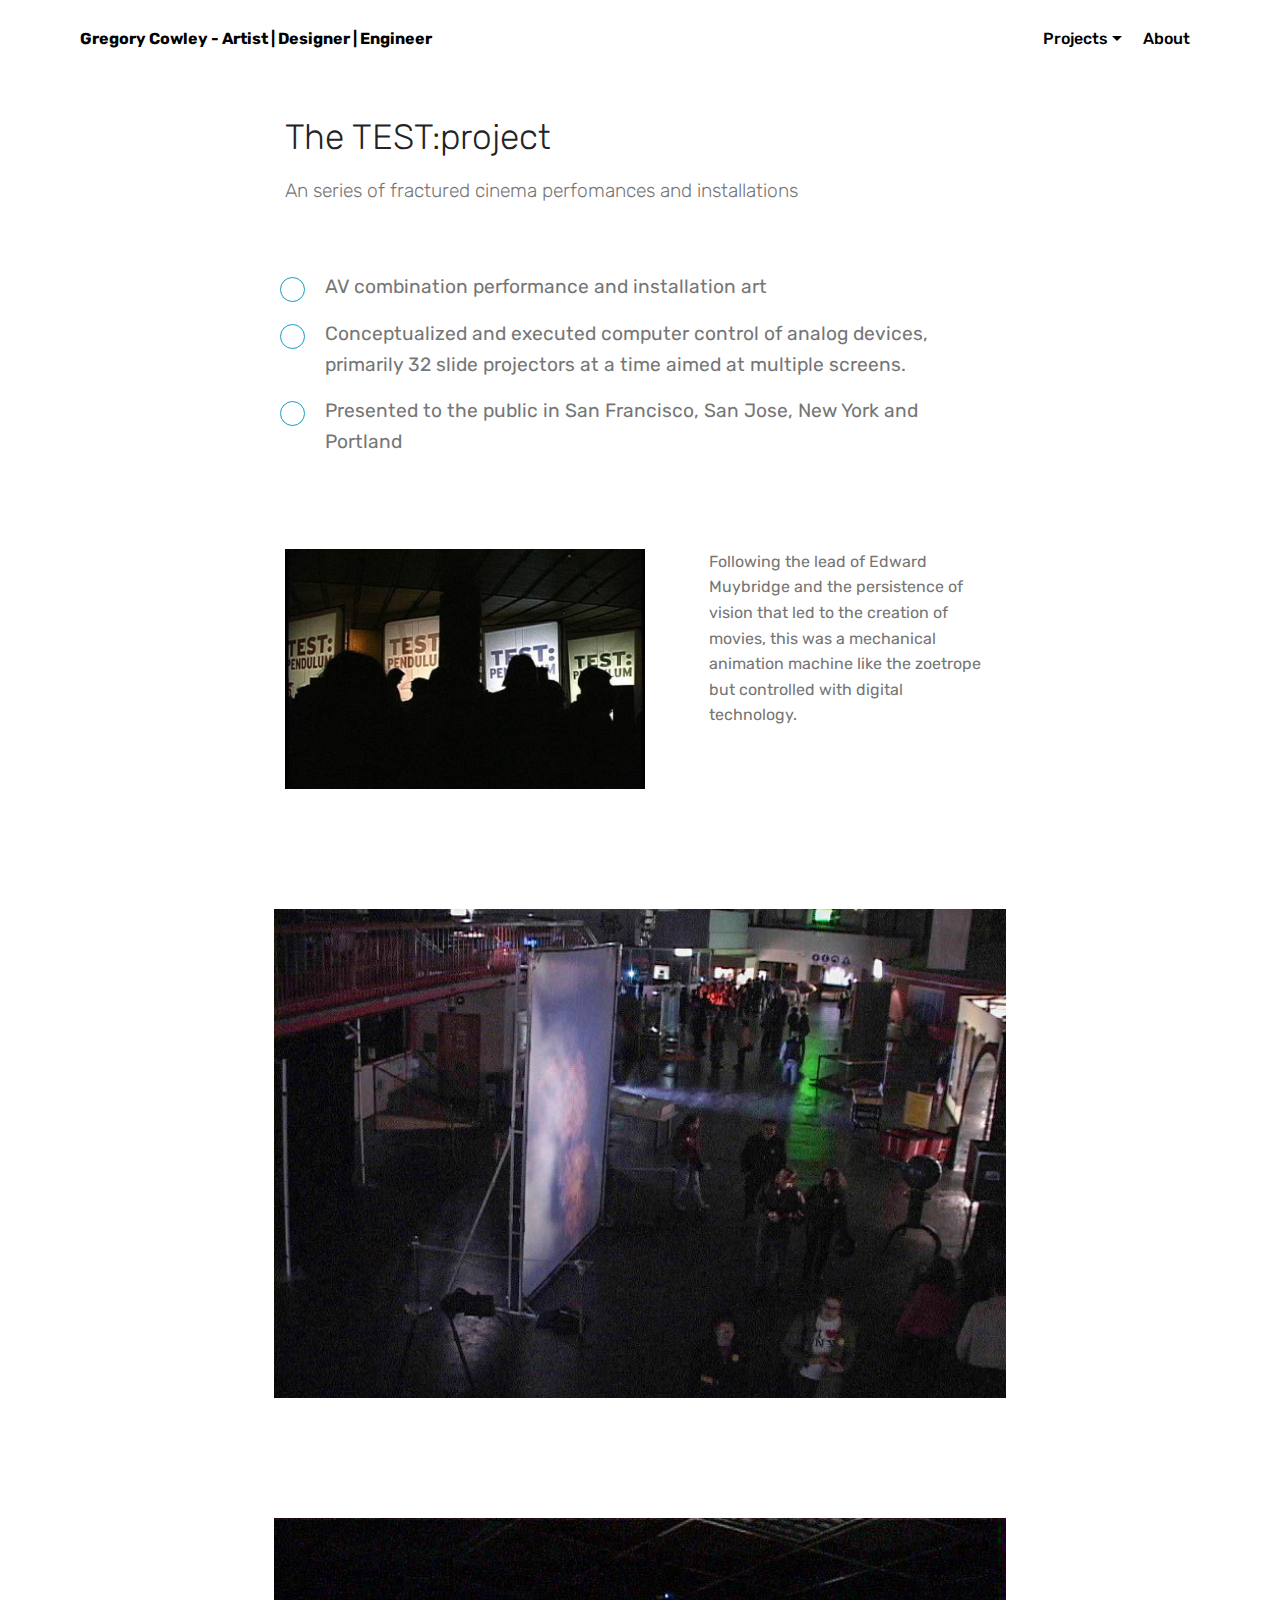
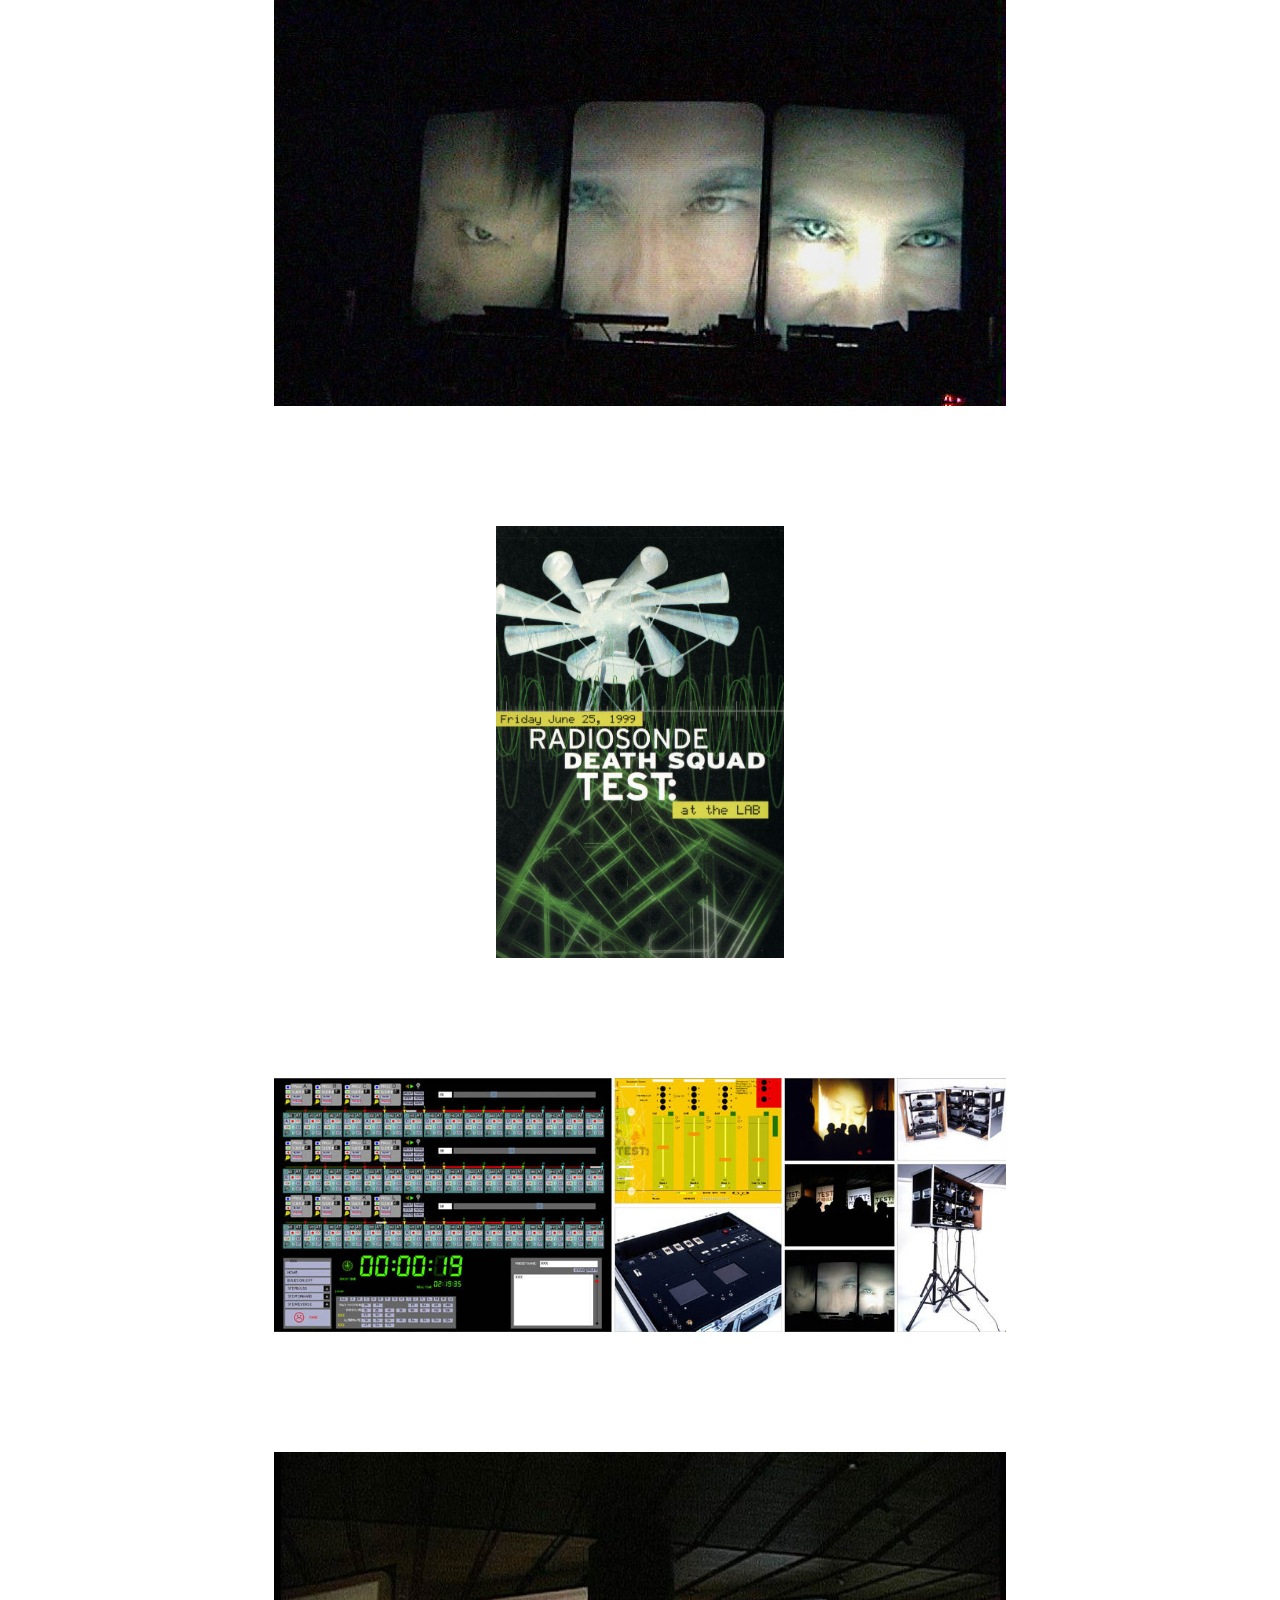
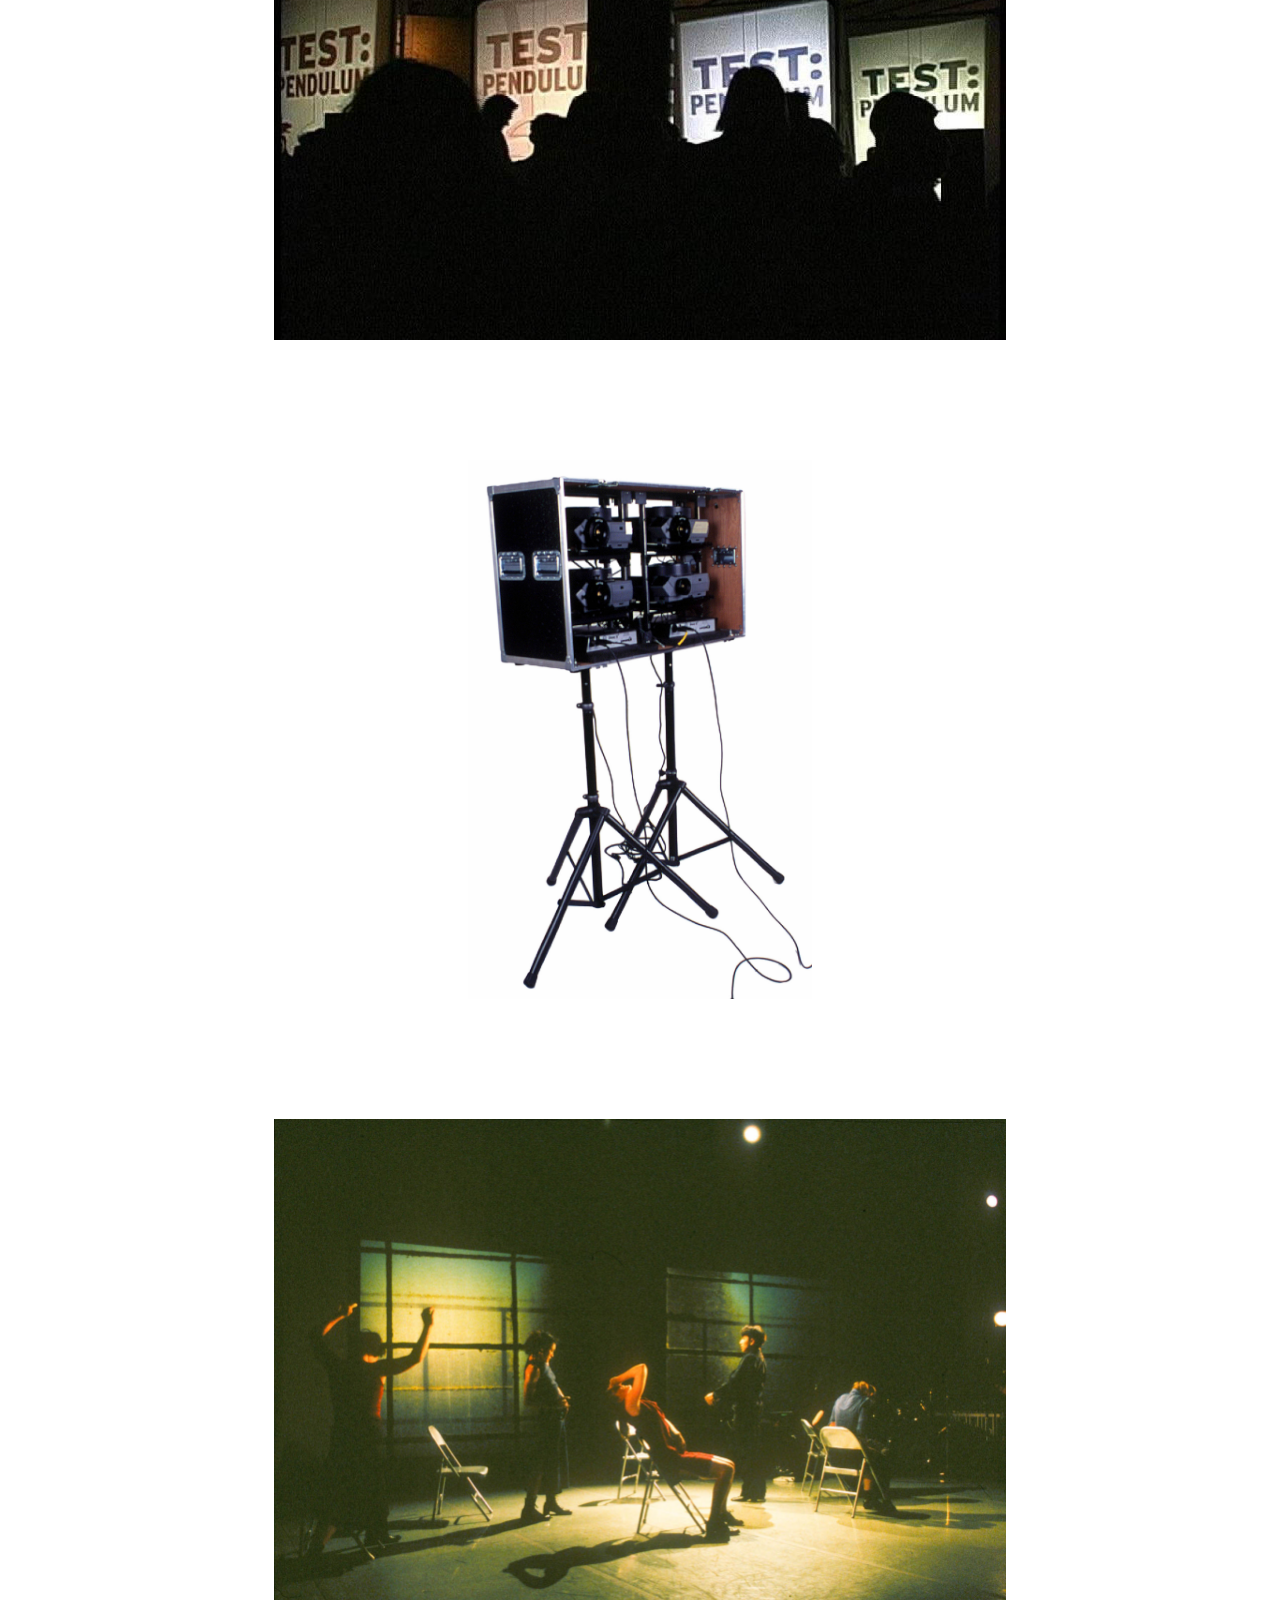
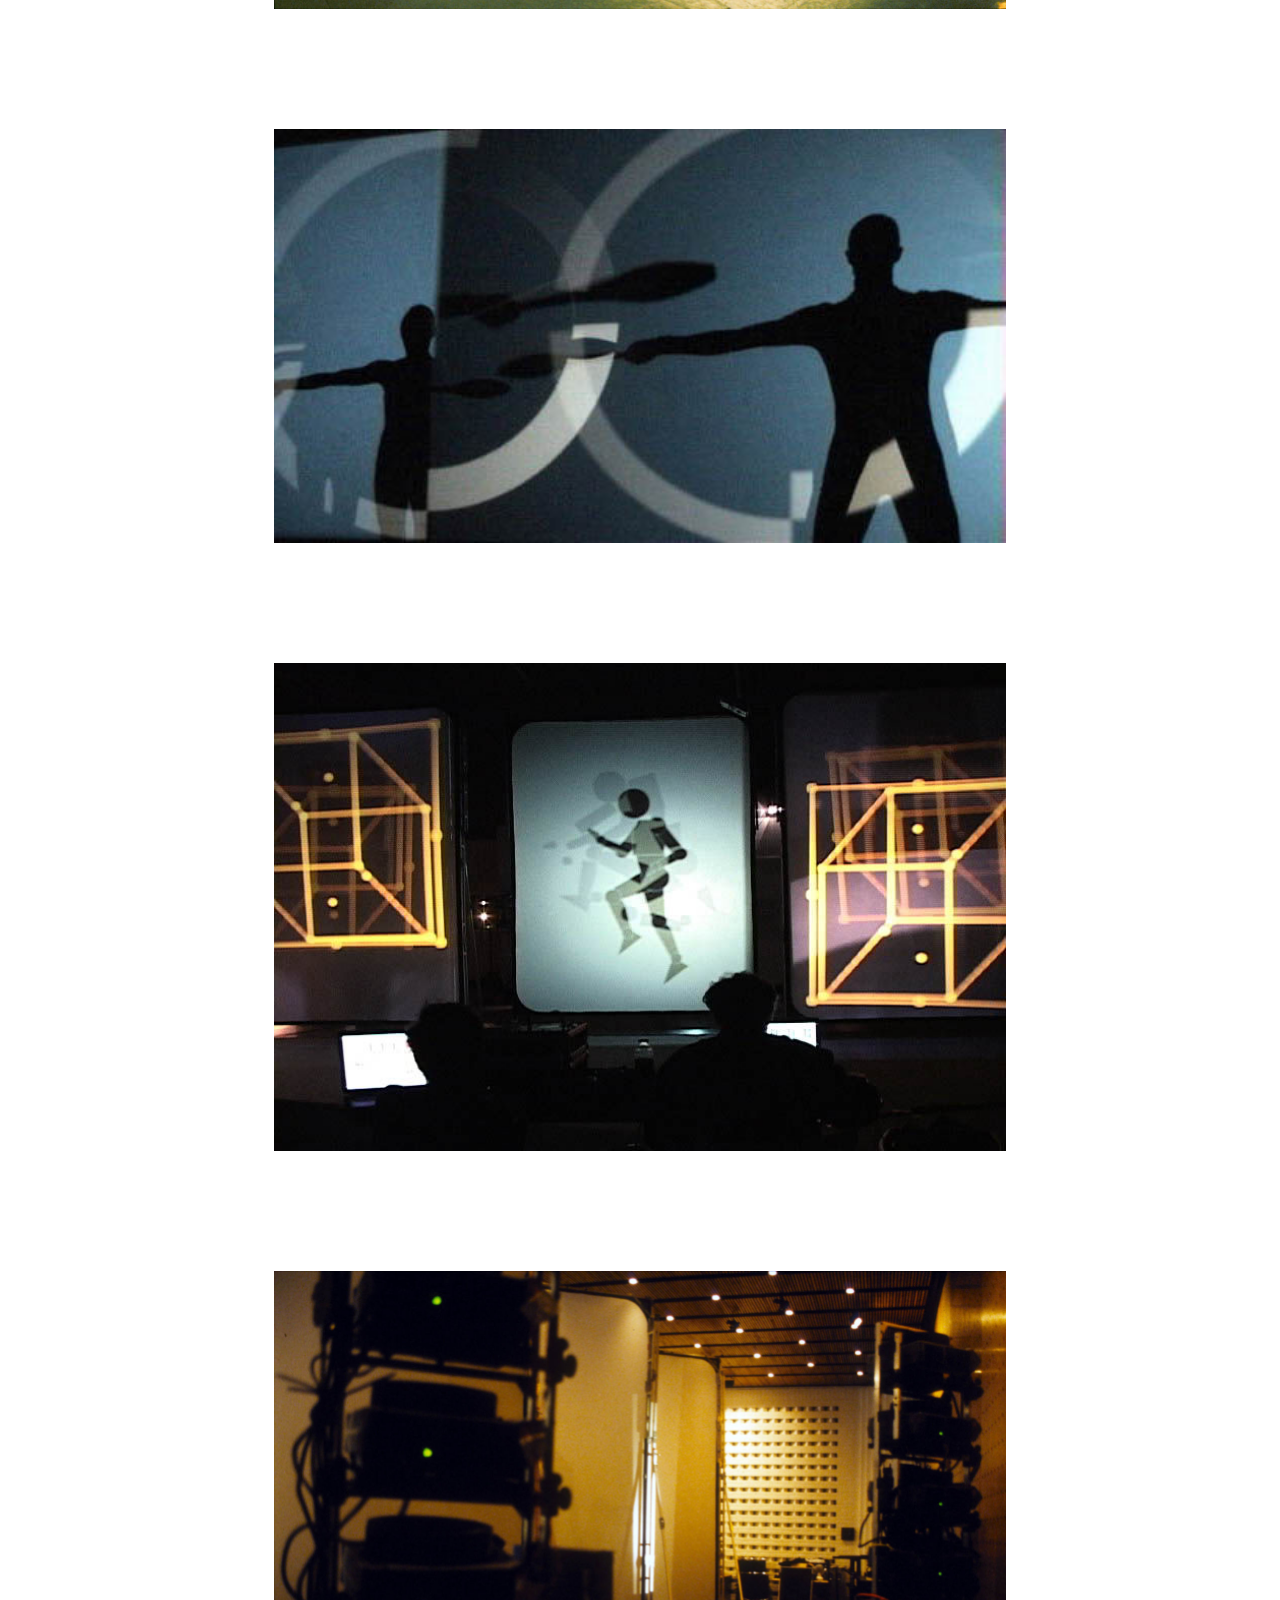
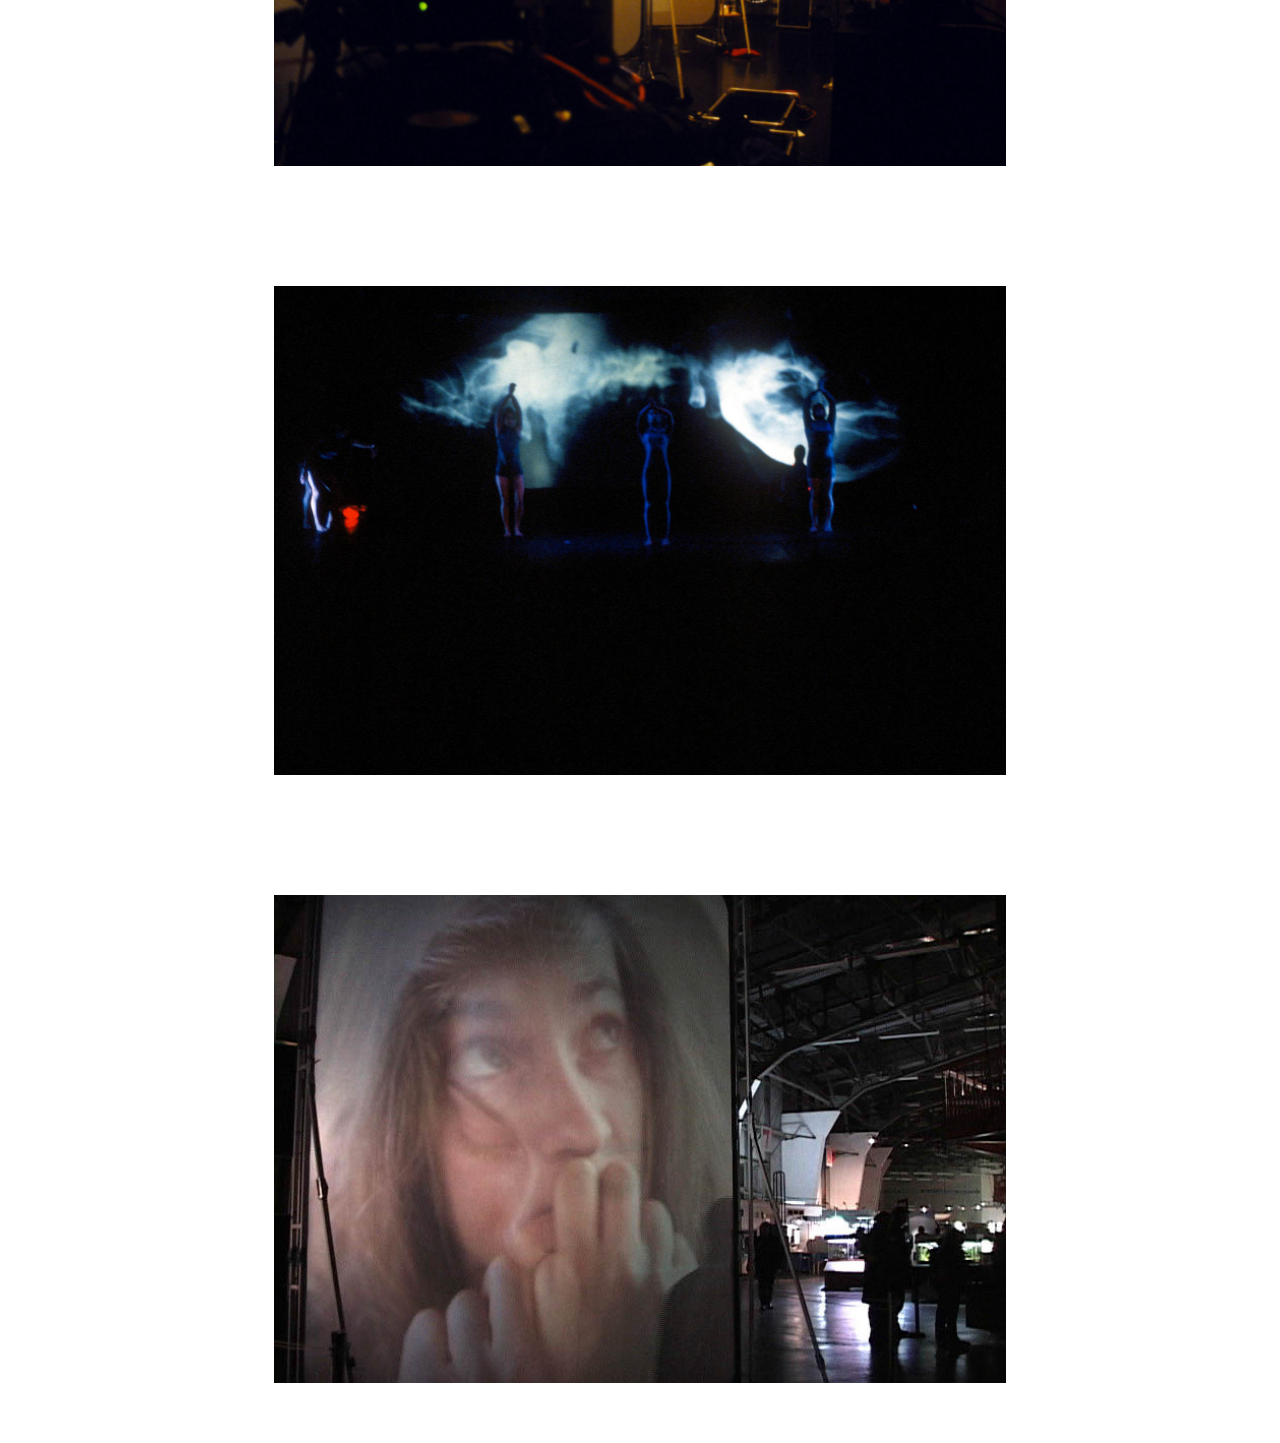
<file: testproject.html>
<!DOCTYPE html>
<html  >
<head>
  <!-- Site made with Mobirise Website Builder v4.10.7, https://mobirise.com -->
  <meta charset="UTF-8">
  <meta http-equiv="X-UA-Compatible" content="IE=edge">
  <meta name="generator" content="Mobirise v4.10.7, mobirise.com">
  <meta name="viewport" content="width=device-width, initial-scale=1, minimum-scale=1">
  <link rel="shortcut icon" href="assets/images/logo2.png" type="image/x-icon">
  <meta name="description" content="Web Page Maker Description">
  
  <title>The TEST:project</title>
  <link rel="stylesheet" href="assets/web/assets/mobirise-icons/mobirise-icons.css">
  <link rel="stylesheet" href="assets/tether/tether.min.css">
  <link rel="stylesheet" href="assets/bootstrap/css/bootstrap.min.css">
  <link rel="stylesheet" href="assets/bootstrap/css/bootstrap-grid.min.css">
  <link rel="stylesheet" href="assets/bootstrap/css/bootstrap-reboot.min.css">
  <link rel="stylesheet" href="assets/dropdown/css/style.css">
  <link rel="stylesheet" href="assets/theme/css/style.css">
  <link rel="stylesheet" href="assets/mobirise/css/mbr-additional.css" type="text/css">
  
  
  
</head>
<body>
  <section class="menu cid-ry39MSfFmo" once="menu" id="menu2-2">

    

    <nav class="navbar navbar-expand beta-menu navbar-dropdown align-items-center navbar-fixed-top navbar-toggleable-sm">
        <button class="navbar-toggler navbar-toggler-right" type="button" data-toggle="collapse" data-target="#navbarSupportedContent" aria-controls="navbarSupportedContent" aria-expanded="false" aria-label="Toggle navigation">
            <div class="hamburger">
                <span></span>
                <span></span>
                <span></span>
                <span></span>
            </div>
        </button>
        <div class="menu-logo">
            <div class="navbar-brand">
                
                <span class="navbar-caption-wrap"><a class="navbar-caption text-black display-7" href="index.html">
                        Gregory Cowley - Artist | Designer | Engineer</a></span>
            </div>
        </div>
        <div class="collapse navbar-collapse" id="navbarSupportedContent">
            <ul class="navbar-nav nav-dropdown nav-right" data-app-modern-menu="true"><li class="nav-item dropdown"><a class="nav-link link text-black dropdown-toggle display-7" href="https://mobirise.co" aria-expanded="true" data-toggle="dropdown-submenu">Projects</a><div class="dropdown-menu"><a class="text-black dropdown-item display-7" href="rxgallery.html" aria-expanded="false">RX Gallery</a><a class="text-black dropdown-item display-7" href="transcinema.html" aria-expanded="false">Transcinema</a><a class="text-black dropdown-item display-7" href="testproject.html" aria-expanded="false">The TEST:project</a><a class="text-black dropdown-item display-7" href="mpps.html" aria-expanded="false">MPPS</a><a class="text-black dropdown-item display-7" href="3mps.html" aria-expanded="false">3MPS</a><a class="text-black dropdown-item display-7" href="dr-tingleton.html" aria-expanded="false">Dr. Tingleton</a><a class="text-black dropdown-item display-7" href="cca.html" aria-expanded="false">CCA</a><a class="text-black dropdown-item display-7" href="chronopolis.html" aria-expanded="false">Chronopolis</a></div></li><li class="nav-item">
                    <a class="nav-link link text-black display-7" href="about.html" aria-expanded="false">
                        About</a>
                </li></ul>
            
        </div>
    </nav>
</section>

<section class="engine"><a href="https://mobirise.info/g">build your own site for free</a></section><section class="mbr-section content4 cid-ry3CWdRN8T" id="content4-1e">

    

    <div class="container">
        <div class="media-container-row">
            <div class="title col-12 col-md-8">
                <h2 class="align-center pb-3 mbr-fonts-style display-1">
                    The TEST:project</h2>
                <h3 class="mbr-section-subtitle align-center mbr-light mbr-fonts-style display-5">An series of fractured cinema perfomances and installations</h3>
                
            </div>
        </div>
    </div>
</section>

<section class="mbr-section article content12 cid-ryTyjBGLNY" id="content12-3c">
     

    <div class="container">
        <div class="media-container-row">
            <div class="mbr-text counter-container col-12 col-md-8 mbr-fonts-style display-5">
                <ul>
                    <li>AV combination performance and installation art</li><li>Conceptualized and executed computer control of analog devices, primarily 32 slide projectors at a time aimed at multiple screens.</li><li>Presented to the public in San Francisco, San Jose, New York and Portland</li>
                </ul>
            </div>
        </div>
    </div>
</section>

<section class="mbr-section content6 cid-ryIBRModu4" id="content6-1z">
    
     
    
    <div class="container">
        <div class="media-container-row">
            <div class="col-12 col-md-8">
                <div class="media-container-row">
                    <div class="mbr-figure" style="width: 135%;">
                      <img src="assets/images/testproject-22-436x291.jpg" alt="Mobirise" title="">  
                    </div>
                    <div class="media-content">
                        <div class="mbr-section-text">
                            <p class="mbr-text mb-0 mbr-fonts-style display-7">Following the lead of Edward Muybridge and the persistence of vision that led to the creation of movies, this was a mechanical animation machine like the zoetrope but controlled with digital technology.<br><br></p>
                        </div>
                    </div>
                </div>
            </div>
        </div>
    </div>
</section>

<section class="cid-ryTBjhxoes" id="image1-3e">

    

    <figure class="mbr-figure container">
        <div class="image-block" style="width: 66%;">
            <img src="assets/images/testproject-testproject-6-720x480.jpg" width="1400" alt="Mobirise" title="">
            
        </div>
    </figure>
</section>

<section class="cid-ryIBWa6b0F" id="image1-22">

    

    <figure class="mbr-figure container">
        <div class="image-block" style="width: 66%;">
            <img src="assets/images/ttestproject-4-720x480.jpg" width="1400" alt="Mobirise" title="">
            
        </div>
    </figure>
</section>

<section class="cid-rySjctXwap" id="image1-2g">

    

    <figure class="mbr-figure container">
        <div class="image-block" style="width: 26%;">
            <img src="assets/images/-designer-testproject-3-1466x2193.jpg" width="1400" alt="Mobirise" title="">
            
        </div>
    </figure>
</section>

<section class="cid-rySjcCZb61" id="image1-2h">

    

    <figure class="mbr-figure container">
        <div class="image-block" style="width: 66%;">
            <img src="assets/images/all-duplicates-match-order-designer-testproject-1-1024x355.jpg" width="1400" alt="Mobirise" title="">
            
        </div>
    </figure>
</section>

<section class="cid-rySjcS18d9" id="image1-2i">

    

    <figure class="mbr-figure container">
        <div class="image-block" style="width: 66%;">
            <img src="assets/images/testproject-testproject-37-1023x682.jpg" width="1400" alt="Mobirise" title="">
            
        </div>
    </figure>
</section>

<section class="cid-rySjxLtt0d" id="image1-2j">

    

    <figure class="mbr-figure container">
        <div class="image-block" style="width: 31%;">
            <img src="assets/images/testproject-testproject-19-1466x2297.jpg" width="1400" alt="Mobirise" title="">
            
        </div>
    </figure>
</section>

<section class="cid-rySjxVo8rt" id="image1-2k">

    

    <figure class="mbr-figure container">
        <div class="image-block" style="width: 66%;">
            <img src="assets/images/testproject-testproject-21-1466x981.jpg" width="1400" alt="Mobirise" title="">
            
        </div>
    </figure>
</section>

<section class="cid-rySjy5OxTT" id="image1-2l">

    

    <figure class="mbr-figure container">
        <div class="image-block" style="width: 66%;">
            <img src="assets/images/testproject-testproject-18-468x264.jpg" width="1400" alt="Mobirise" title="">
            
        </div>
    </figure>
</section>

<section class="cid-rySjKHewG6" id="image1-2m">

    

    <figure class="mbr-figure container">
        <div class="image-block" style="width: 66%;">
            <img src="assets/images/testproject-testproject-11-720x480.jpg" width="1400" alt="Mobirise" title="">
            
        </div>
    </figure>
</section>

<section class="cid-rySjKLTTNV" id="image1-2n">

    

    <figure class="mbr-figure container">
        <div class="image-block" style="width: 66%;">
            <img src="assets/images/testproject-testproject-4-1466x991.jpg" width="1400" alt="Mobirise" title="">
            
        </div>
    </figure>
</section>

<section class="cid-rySjKPEMg8" id="image1-2o">

    

    <figure class="mbr-figure container">
        <div class="image-block" style="width: 66%;">
            <img src="assets/images/testproject-testproject-1-1466x978.jpg" width="1400" alt="Mobirise" title="">
            
        </div>
    </figure>
</section>

<section class="cid-rySjKUQSOa" id="image1-2p">

    

    <figure class="mbr-figure container">
        <div class="image-block" style="width: 66%;">
            <img src="assets/images/testproject-2-720x480.jpg" width="1400" alt="Mobirise" title="">
            
        </div>
    </figure>
</section>


  <script src="assets/web/assets/jquery/jquery.min.js"></script>
  <script src="assets/popper/popper.min.js"></script>
  <script src="assets/tether/tether.min.js"></script>
  <script src="assets/bootstrap/js/bootstrap.min.js"></script>
  <script src="assets/smoothscroll/smooth-scroll.js"></script>
  <script src="assets/dropdown/js/nav-dropdown.js"></script>
  <script src="assets/dropdown/js/navbar-dropdown.js"></script>
  <script src="assets/touchswipe/jquery.touch-swipe.min.js"></script>
  <script src="assets/theme/js/script.js"></script>
  
  
</body>
</html>
</file>
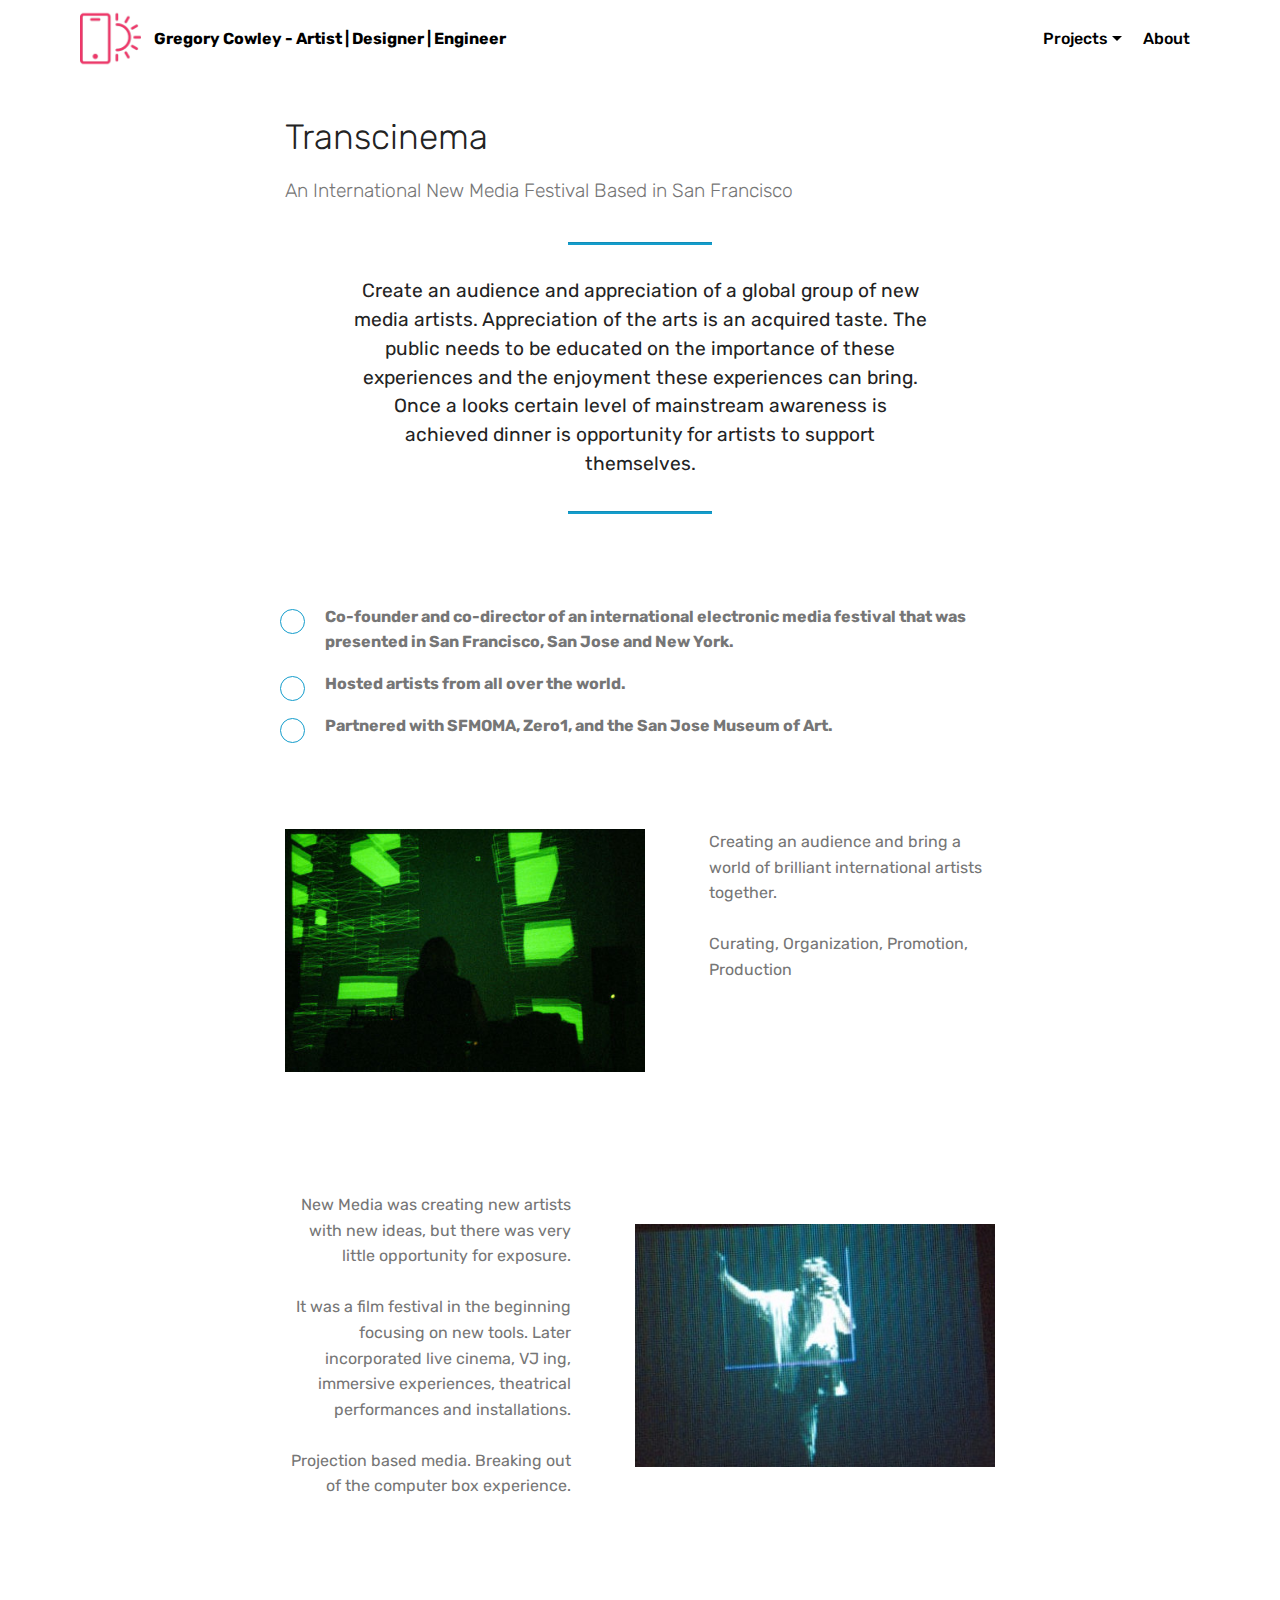
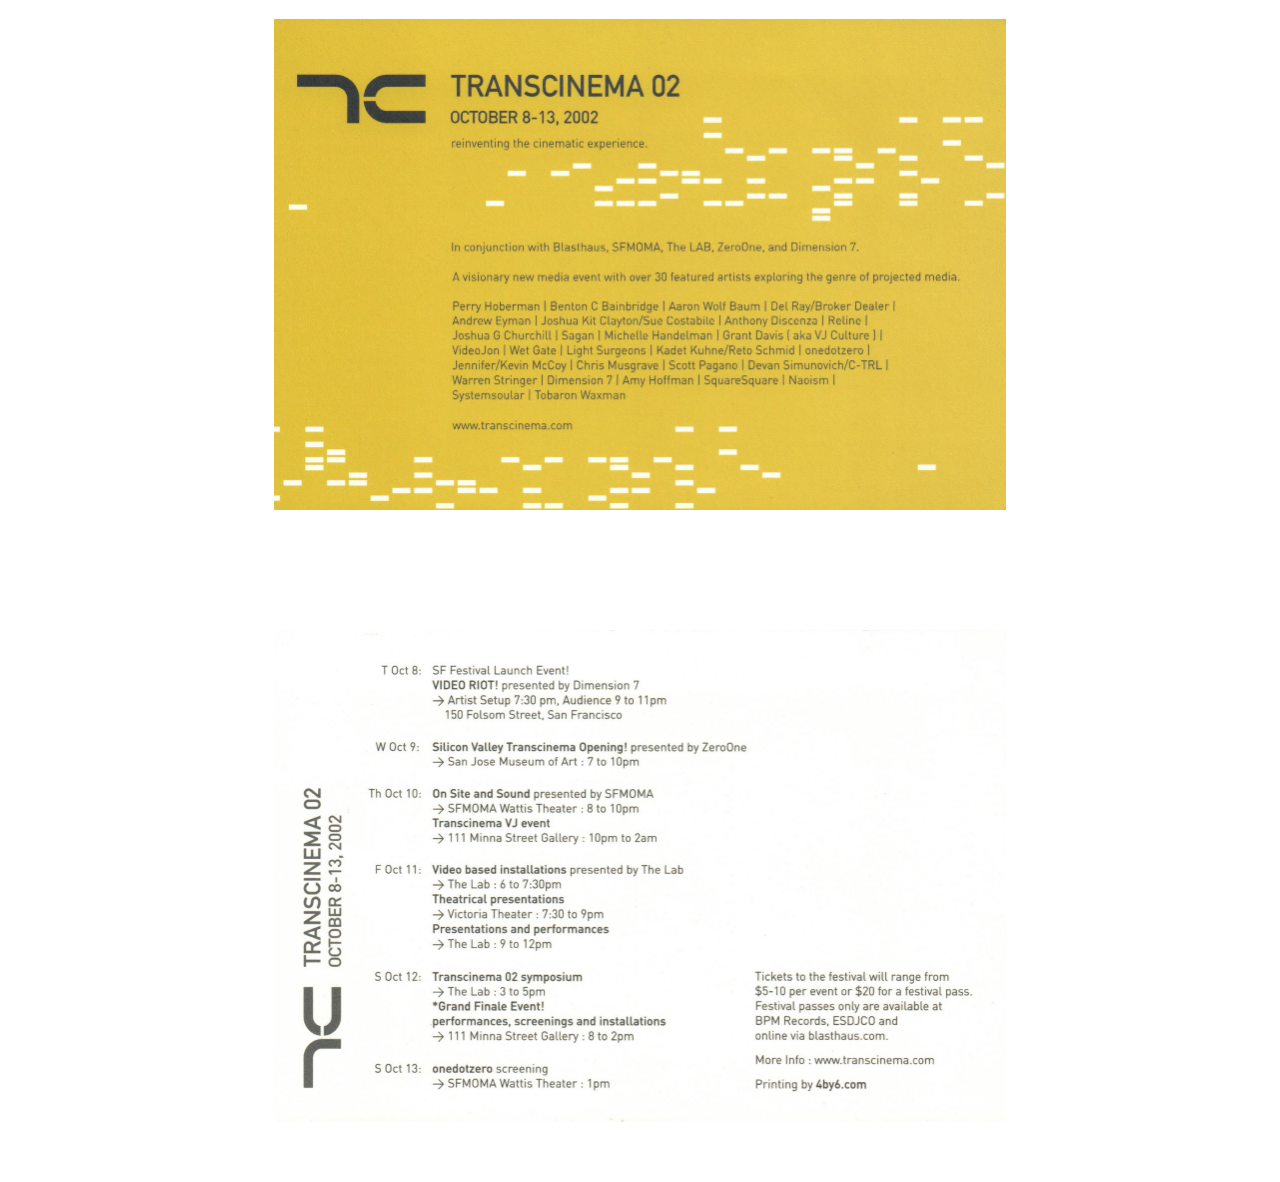
<file: transcinema.html>
<!DOCTYPE html>
<html  >
<head>
  <!-- Site made with Mobirise Website Builder v4.10.7, https://mobirise.com -->
  <meta charset="UTF-8">
  <meta http-equiv="X-UA-Compatible" content="IE=edge">
  <meta name="generator" content="Mobirise v4.10.7, mobirise.com">
  <meta name="viewport" content="width=device-width, initial-scale=1, minimum-scale=1">
  <link rel="shortcut icon" href="assets/images/logo2.png" type="image/x-icon">
  <meta name="description" content="Web Site Generator Description">
  
  <title>Transcinema</title>
  <link rel="stylesheet" href="assets/web/assets/mobirise-icons/mobirise-icons.css">
  <link rel="stylesheet" href="assets/tether/tether.min.css">
  <link rel="stylesheet" href="assets/bootstrap/css/bootstrap.min.css">
  <link rel="stylesheet" href="assets/bootstrap/css/bootstrap-grid.min.css">
  <link rel="stylesheet" href="assets/bootstrap/css/bootstrap-reboot.min.css">
  <link rel="stylesheet" href="assets/dropdown/css/style.css">
  <link rel="stylesheet" href="assets/theme/css/style.css">
  <link rel="stylesheet" href="assets/mobirise/css/mbr-additional.css" type="text/css">
  
  
  
</head>
<body>
  <section class="menu cid-ry39MSfFmo" once="menu" id="menu2-b">

    

    <nav class="navbar navbar-expand beta-menu navbar-dropdown align-items-center navbar-fixed-top navbar-toggleable-sm">
        <button class="navbar-toggler navbar-toggler-right" type="button" data-toggle="collapse" data-target="#navbarSupportedContent" aria-controls="navbarSupportedContent" aria-expanded="false" aria-label="Toggle navigation">
            <div class="hamburger">
                <span></span>
                <span></span>
                <span></span>
                <span></span>
            </div>
        </button>
        <div class="menu-logo">
            <div class="navbar-brand">
                <span class="navbar-logo">
                    <a href="https://mobirise.co">
                        <img src="assets/images/logo2.png" alt="Mobirise" style="height: 3.8rem;">
                    </a>
                </span>
                <span class="navbar-caption-wrap"><a class="navbar-caption text-black display-7" href="index.html">
                        Gregory Cowley - Artist | Designer | Engineer</a></span>
            </div>
        </div>
        <div class="collapse navbar-collapse" id="navbarSupportedContent">
            <ul class="navbar-nav nav-dropdown nav-right" data-app-modern-menu="true"><li class="nav-item dropdown"><a class="nav-link link text-black dropdown-toggle display-7" href="https://mobirise.co" aria-expanded="true" data-toggle="dropdown-submenu">Projects</a><div class="dropdown-menu"><a class="text-black dropdown-item display-7" href="rxgallery.html" aria-expanded="false">RX Gallery</a><a class="text-black dropdown-item display-7" href="transcinema.html" aria-expanded="false">Transcinema</a><a class="text-black dropdown-item display-7" href="testproject.html" aria-expanded="false">The TEST:project</a><a class="text-black dropdown-item display-7" href="mpps.html" aria-expanded="false">MPPS</a><a class="text-black dropdown-item display-7" href="3mps.html" aria-expanded="false">3MPS</a><a class="text-black dropdown-item display-7" href="dr-tingleton.html" aria-expanded="false">Dr. Tingleton</a><a class="text-black dropdown-item display-7" href="cca.html" aria-expanded="false">CCA</a><a class="text-black dropdown-item display-7" href="chronopolis.html" aria-expanded="false">Chronopolis</a></div></li><li class="nav-item">
                    <a class="nav-link link text-black display-7" href="about.html" aria-expanded="false">
                        About</a>
                </li></ul>
            
        </div>
    </nav>
</section>

<section class="engine"><a href="https://mobirise.info/u">bootstrap html templates</a></section><section class="mbr-section content4 cid-ry3BUu16dn" id="content4-15">

    

    <div class="container">
        <div class="media-container-row">
            <div class="title col-12 col-md-8">
                <h2 class="align-center pb-3 mbr-fonts-style display-1">
                    Transcinema</h2>
                <h3 class="mbr-section-subtitle align-center mbr-light mbr-fonts-style display-5">An International New Media Festival Based in San Francisco</h3>
                
            </div>
        </div>
    </div>
</section>

<section class="mbr-section article content9 cid-ryItyu2SoT" id="content9-w">
    
     

    <div class="container">
        <div class="inner-container" style="width: 52%;">
            <hr class="line" style="width: 25%;">
            <div class="section-text align-center mbr-fonts-style display-5">Create an audience and appreciation of a global group of new media artists. Appreciation of the arts is an acquired taste. The public needs to be educated on the importance of these experiences and the enjoyment these experiences can bring. Once a looks certain level of mainstream awareness is achieved dinner is opportunity for artists to support themselves.</div>
            <hr class="line" style="width: 25%;">
        </div>
        </div>
</section>

<section class="mbr-section article content12 cid-ryTCNGRT87" id="content12-3g">
     

    <div class="container">
        <div class="media-container-row">
            <div class="mbr-text counter-container col-12 col-md-8 mbr-fonts-style display-7">
                <ul>
                    <li><strong>Co-founder and co-director of an international electronic media festival that was presented in San Francisco, San Jose and New York.</strong></li><li><strong>Hosted artists from all over the world.</strong></li><li><strong>Partnered with SFMOMA, Zero1, and the San Jose Museum of Art.</strong></li>
                </ul>
            </div>
        </div>
    </div>
</section>

<section class="mbr-section content6 cid-ryItAtYVi4" id="content6-y">
    
     
    
    <div class="container">
        <div class="media-container-row">
            <div class="col-12 col-md-8">
                <div class="media-container-row">
                    <div class="mbr-figure" style="width: 135%;">
                      <img src="assets/images/transcinema-3-436x294.jpg" alt="Mobirise" title="">  
                    </div>
                    <div class="media-content">
                        <div class="mbr-section-text">
                            <p class="mbr-text mb-0 mbr-fonts-style display-7">Creating an audience and bring a world of brilliant international artists together.<br><br>Curating, Organization, Promotion, Production</p>
                        </div>
                    </div>
                </div>
            </div>
        </div>
    </div>
</section>

<section class="mbr-section content7 cid-ryItAFddD1" id="content7-z">
          
    

    <div class="container">
        <div class="media-container-row">
            <div class="col-12 col-md-8">
                <div class="media-container-row">
                    <div class="media-content">
                        <div class="mbr-section-text">
                            <p class="mbr-text align-right mb-0 mbr-fonts-style display-7">New Media was creating new artists with new ideas, but there was very little opportunity for exposure.<br><br>It was a film festival in the beginning focusing on new tools. Later incorporated live cinema, VJ ing, immersive experiences, theatrical performances and installations. <br><br>Projection based media. Breaking out of the computer box experience.</p>
                        </div>
                    </div>
                    <div class="mbr-figure" style="width: 135%;">
                     <img src="assets/images/transcinema-2-436x294.jpeg" alt="Mobirise" title="">  
                    </div>
                </div>
            </div>
        </div>
    </div>
</section>

<section class="cid-rySerWv3I3" id="image1-23">

    

    <figure class="mbr-figure container">
        <div class="image-block" style="width: 66%;">
            <img src="assets/images/transcinema-designer-transcinema-1-1466x983.jpg" width="1400" alt="Mobirise" title="">
            
        </div>
    </figure>
</section>

<section class="cid-rySesmXYj7" id="image1-24">

    

    <figure class="mbr-figure container">
        <div class="image-block" style="width: 66%;">
            <img src="assets/images/transcinema-designer-transcinema-2-1466x984.jpg" width="1400" alt="Mobirise" title="">
            
        </div>
    </figure>
</section>


  <script src="assets/web/assets/jquery/jquery.min.js"></script>
  <script src="assets/popper/popper.min.js"></script>
  <script src="assets/tether/tether.min.js"></script>
  <script src="assets/bootstrap/js/bootstrap.min.js"></script>
  <script src="assets/smoothscroll/smooth-scroll.js"></script>
  <script src="assets/dropdown/js/nav-dropdown.js"></script>
  <script src="assets/dropdown/js/navbar-dropdown.js"></script>
  <script src="assets/touchswipe/jquery.touch-swipe.min.js"></script>
  <script src="assets/theme/js/script.js"></script>
  
  
</body>
</html>
</file>
<file: assets/web/assets/mobirise-icons/mobirise-icons.css>
@font-face {
  font-family: 'MobiriseIcons';
  src:  url('mobirise-icons.eot?spat4u');
  src:  url('mobirise-icons.eot?spat4u#iefix') format('embedded-opentype'),
    url('mobirise-icons.ttf?spat4u') format('truetype'),
    url('mobirise-icons.woff?spat4u') format('woff'),
    url('mobirise-icons.svg?spat4u#MobiriseIcons') format('svg');
  font-weight: normal;
  font-style: normal;
}

[class^="mbri-"], [class*=" mbri-"] {
  /* use !important to prevent issues with browser extensions that change fonts */
  font-family: MobiriseIcons !important;
  speak: none;
  font-style: normal;
  font-weight: normal;
  font-variant: normal;
  text-transform: none;
  line-height: 1;

  /* Better Font Rendering =========== */
  -webkit-font-smoothing: antialiased;
  -moz-osx-font-smoothing: grayscale;
}

.mbri-add-submenu:before {
  content: "\e900";
}
.mbri-alert:before {
  content: "\e901";
}
.mbri-align-center:before {
  content: "\e902";
}
.mbri-align-justify:before {
  content: "\e903";
}
.mbri-align-left:before {
  content: "\e904";
}
.mbri-align-right:before {
  content: "\e905";
}
.mbri-android:before {
  content: "\e906";
}
.mbri-apple:before {
  content: "\e907";
}
.mbri-arrow-down:before {
  content: "\e908";
}
.mbri-arrow-next:before {
  content: "\e909";
}
.mbri-arrow-prev:before {
  content: "\e90a";
}
.mbri-arrow-up:before {
  content: "\e90b";
}
.mbri-bold:before {
  content: "\e90c";
}
.mbri-bookmark:before {
  content: "\e90d";
}
.mbri-bootstrap:before {
  content: "\e90e";
}
.mbri-briefcase:before {
  content: "\e90f";
}
.mbri-browse:before {
  content: "\e910";
}
.mbri-bulleted-list:before {
  content: "\e911";
}
.mbri-calendar:before {
  content: "\e912";
}
.mbri-camera:before {
  content: "\e913";
}
.mbri-cart-add:before {
  content: "\e914";
}
.mbri-cart-full:before {
  content: "\e915";
}
.mbri-cash:before {
  content: "\e916";
}
.mbri-change-style:before {
  content: "\e917";
}
.mbri-chat:before {
  content: "\e918";
}
.mbri-clock:before {
  content: "\e919";
}
.mbri-close:before {
  content: "\e91a";
}
.mbri-cloud:before {
  content: "\e91b";
}
.mbri-code:before {
  content: "\e91c";
}
.mbri-contact-form:before {
  content: "\e91d";
}
.mbri-credit-card:before {
  content: "\e91e";
}
.mbri-cursor-click:before {
  content: "\e91f";
}
.mbri-cust-feedback:before {
  content: "\e920";
}
.mbri-database:before {
  content: "\e921";
}
.mbri-delivery:before {
  content: "\e922";
}
.mbri-desktop:before {
  content: "\e923";
}
.mbri-devices:before {
  content: "\e924";
}
.mbri-down:before {
  content: "\e925";
}
.mbri-download:before {
  content: "\e989";
}
.mbri-drag-n-drop:before {
  content: "\e927";
}
.mbri-drag-n-drop2:before {
  content: "\e928";
}
.mbri-edit:before {
  content: "\e929";
}
.mbri-edit2:before {
  content: "\e92a";
}
.mbri-error:before {
  content: "\e92b";
}
.mbri-extension:before {
  content: "\e92c";
}
.mbri-features:before {
  content: "\e92d";
}
.mbri-file:before {
  content: "\e92e";
}
.mbri-flag:before {
  content: "\e92f";
}
.mbri-folder:before {
  content: "\e930";
}
.mbri-gift:before {
  content: "\e931";
}
.mbri-github:before {
  content: "\e932";
}
.mbri-globe:before {
  content: "\e933";
}
.mbri-globe-2:before {
  content: "\e934";
}
.mbri-growing-chart:before {
  content: "\e935";
}
.mbri-hearth:before {
  content: "\e936";
}
.mbri-help:before {
  content: "\e937";
}
.mbri-home:before {
  content: "\e938";
}
.mbri-hot-cup:before {
  content: "\e939";
}
.mbri-idea:before {
  content: "\e93a";
}
.mbri-image-gallery:before {
  content: "\e93b";
}
.mbri-image-slider:before {
  content: "\e93c";
}
.mbri-info:before {
  content: "\e93d";
}
.mbri-italic:before {
  content: "\e93e";
}
.mbri-key:before {
  content: "\e93f";
}
.mbri-laptop:before {
  content: "\e940";
}
.mbri-layers:before {
  content: "\e941";
}
.mbri-left-right:before {
  content: "\e942";
}
.mbri-left:before {
  content: "\e943";
}
.mbri-letter:before {
  content: "\e944";
}
.mbri-like:before {
  content: "\e945";
}
.mbri-link:before {
  content: "\e946";
}
.mbri-lock:before {
  content: "\e947";
}
.mbri-login:before {
  content: "\e948";
}
.mbri-logout:before {
  content: "\e949";
}
.mbri-magic-stick:before {
  content: "\e94a";
}
.mbri-map-pin:before {
  content: "\e94b";
}
.mbri-menu:before {
  content: "\e94c";
}
.mbri-mobile:before {
  content: "\e94d";
}
.mbri-mobile2:before {
  content: "\e94e";
}
.mbri-mobirise:before {
  content: "\e94f";
}
.mbri-more-horizontal:before {
  content: "\e950";
}
.mbri-more-vertical:before {
  content: "\e951";
}
.mbri-music:before {
  content: "\e952";
}
.mbri-new-file:before {
  content: "\e953";
}
.mbri-numbered-list:before {
  content: "\e954";
}
.mbri-opened-folder:before {
  content: "\e955";
}
.mbri-pages:before {
  content: "\e956";
}
.mbri-paper-plane:before {
  content: "\e957";
}
.mbri-paperclip:before {
  content: "\e958";
}
.mbri-photo:before {
  content: "\e959";
}
.mbri-photos:before {
  content: "\e95a";
}
.mbri-pin:before {
  content: "\e95b";
}
.mbri-play:before {
  content: "\e95c";
}
.mbri-plus:before {
  content: "\e95d";
}
.mbri-preview:before {
  content: "\e95e";
}
.mbri-print:before {
  content: "\e95f";
}
.mbri-protect:before {
  content: "\e960";
}
.mbri-question:before {
  content: "\e961";
}
.mbri-quote-left:before {
  content: "\e962";
}
.mbri-quote-right:before {
  content: "\e963";
}
.mbri-refresh:before {
  content: "\e964";
}
.mbri-responsive:before {
  content: "\e965";
}
.mbri-right:before {
  content: "\e966";
}
.mbri-rocket:before {
  content: "\e967";
}
.mbri-sad-face:before {
  content: "\e968";
}
.mbri-sale:before {
  content: "\e969";
}
.mbri-save:before {
  content: "\e96a";
}
.mbri-search:before {
  content: "\e96b";
}
.mbri-setting:before {
  content: "\e96c";
}
.mbri-setting2:before {
  content: "\e96d";
}
.mbri-setting3:before {
  content: "\e96e";
}
.mbri-share:before {
  content: "\e96f";
}
.mbri-shopping-bag:before {
  content: "\e970";
}
.mbri-shopping-basket:before {
  content: "\e971";
}
.mbri-shopping-cart:before {
  content: "\e972";
}
.mbri-sites:before {
  content: "\e973";
}
.mbri-smile-face:before {
  content: "\e974";
}
.mbri-speed:before {
  content: "\e975";
}
.mbri-star:before {
  content: "\e976";
}
.mbri-success:before {
  content: "\e977";
}
.mbri-sun:before {
  content: "\e978";
}
.mbri-sun2:before {
  content: "\e979";
}
.mbri-tablet:before {
  content: "\e97a";
}
.mbri-tablet-vertical:before {
  content: "\e97b";
}
.mbri-target:before {
  content: "\e97c";
}
.mbri-timer:before {
  content: "\e97d";
}
.mbri-to-ftp:before {
  content: "\e97e";
}
.mbri-to-local-drive:before {
  content: "\e97f";
}
.mbri-touch-swipe:before {
  content: "\e980";
}
.mbri-touch:before {
  content: "\e981";
}
.mbri-trash:before {
  content: "\e982";
}
.mbri-underline:before {
  content: "\e983";
}
.mbri-unlink:before {
  content: "\e984";
}
.mbri-unlock:before {
  content: "\e985";
}
.mbri-up-down:before {
  content: "\e986";
}
.mbri-up:before {
  content: "\e987";
}
.mbri-update:before {
  content: "\e988";
}
.mbri-upload:before {
 content: "\e926"; 
}
.mbri-user:before {
  content: "\e98a";
}
.mbri-user2:before {
  content: "\e98b";
}
.mbri-users:before {
  content: "\e98c";
}
.mbri-video:before {
  content: "\e98d";
}
.mbri-video-play:before {
  content: "\e98e";
}
.mbri-watch:before {
  content: "\e98f";
}
.mbri-website-theme:before {
  content: "\e990";
}
.mbri-wifi:before {
  content: "\e991";
}
.mbri-windows:before {
  content: "\e992";
}
.mbri-zoom-out:before {
  content: "\e993";
}
.mbri-redo:before {
  content: "\e994";
}
.mbri-undo:before {
  content: "\e995";
}
</file>
<file: assets/dropdown/css/style.css>
.navbar-dropdown {
  left: 0;
  padding: 0;
  position: absolute;
  right: 0;
  top: 0;
  transition: all 0.45s ease;
  z-index: 1030;
  background: #282828; }
  .navbar-dropdown .navbar-logo {
    margin-right: 0.8rem;
    transition: margin 0.3s ease-in-out;
    vertical-align: middle; }
    .navbar-dropdown .navbar-logo img {
      height: 3.125rem;
      transition: all 0.3s ease-in-out; }
    .navbar-dropdown .navbar-logo.mbr-iconfont {
      font-size: 3.125rem;
      line-height: 3.125rem; }
  .navbar-dropdown .navbar-caption {
    font-weight: 700;
    white-space: normal;
    vertical-align: -4px;
    line-height: 3.125rem !important; }
    .navbar-dropdown .navbar-caption, .navbar-dropdown .navbar-caption:hover {
      color: inherit;
      text-decoration: none; }
  .navbar-dropdown .mbr-iconfont + .navbar-caption {
    vertical-align: -1px; }
  .navbar-dropdown.navbar-fixed-top {
    position: fixed; }
  .navbar-dropdown .navbar-brand span {
    vertical-align: -4px; }
  .navbar-dropdown.bg-color.transparent {
    background: none; }
  .navbar-dropdown.navbar-short .navbar-brand {
    padding: 0.625rem 0; }
    .navbar-dropdown.navbar-short .navbar-brand span {
      vertical-align: -1px; }
  .navbar-dropdown.navbar-short .navbar-caption {
    line-height: 2.375rem !important;
    vertical-align: -2px; }
  .navbar-dropdown.navbar-short .navbar-logo {
    margin-right: 0.5rem; }
    .navbar-dropdown.navbar-short .navbar-logo img {
      height: 2.375rem; }
    .navbar-dropdown.navbar-short .navbar-logo.mbr-iconfont {
      font-size: 2.375rem;
      line-height: 2.375rem; }
  .navbar-dropdown.navbar-short .mbr-table-cell {
    height: 3.625rem; }
  .navbar-dropdown .navbar-close {
    left: 0.6875rem;
    position: fixed;
    top: 0.75rem;
    z-index: 1000; }
  .navbar-dropdown .hamburger-icon {
    content: "";
    display: inline-block;
    vertical-align: middle;
    width: 16px;
    -webkit-box-shadow: 0 -6px 0 1px #282828,0 0 0 1px #282828,0 6px 0 1px #282828;
    -moz-box-shadow: 0 -6px 0 1px #282828,0 0 0 1px #282828,0 6px 0 1px #282828;
    box-shadow: 0 -6px 0 1px #282828,0 0 0 1px #282828,0 6px 0 1px #282828; }

.dropdown-menu .dropdown-toggle[data-toggle="dropdown-submenu"]::after {
  border-bottom: 0.35em solid transparent;
  border-left: 0.35em solid;
  border-right: 0;
  border-top: 0.35em solid transparent;
  margin-left: 0.3rem; }

.dropdown-menu .dropdown-item:focus {
  outline: 0; }

.nav-dropdown {
  font-size: 0.75rem;
  font-weight: 500;
  height: auto !important; }
  .nav-dropdown .nav-btn {
    padding-left: 1rem; }
  .nav-dropdown .link {
    margin: .667em 1.667em;
    font-weight: 500;
    padding: 0;
    transition: color .2s ease-in-out; }
    .nav-dropdown .link.dropdown-toggle {
      margin-right: 2.583em; }
      .nav-dropdown .link.dropdown-toggle::after {
        margin-left: .25rem;
        border-top: 0.35em solid;
        border-right: 0.35em solid transparent;
        border-left: 0.35em solid transparent;
        border-bottom: 0; }
      .nav-dropdown .link.dropdown-toggle[aria-expanded="true"] {
        margin: 0;
        padding: 0.667em 3.263em  0.667em 1.667em; }
  .nav-dropdown .link::after,
  .nav-dropdown .dropdown-item::after {
    color: inherit; }
  .nav-dropdown .btn {
    font-size: 0.75rem;
    font-weight: 700;
    letter-spacing: 0;
    margin-bottom: 0;
    padding-left: 1.25rem;
    padding-right: 1.25rem; }
  .nav-dropdown .dropdown-menu {
    border-radius: 0;
    border: 0;
    left: 0;
    margin: 0;
    padding-bottom: 1.25rem;
    padding-top: 1.25rem;
    position: relative; }
  .nav-dropdown .dropdown-submenu {
    margin-left: 0.125rem;
    top: 0; }
  .nav-dropdown .dropdown-item {
    font-weight: 500;
    line-height: 2;
    padding: 0.3846em 4.615em 0.3846em 1.5385em;
    position: relative;
    transition: color .2s ease-in-out, background-color .2s ease-in-out; }
    .nav-dropdown .dropdown-item::after {
      margin-top: -0.3077em;
      position: absolute;
      right: 1.1538em;
      top: 50%; }
    .nav-dropdown .dropdown-item:focus, .nav-dropdown .dropdown-item:hover {
      background: none; }

@media (max-width: 767px) {
  .nav-dropdown.navbar-toggleable-sm {
    bottom: 0;
    display: none;
    left: 0;
    overflow-x: hidden;
    position: fixed;
    top: 0;
    transform: translateX(-100%);
    -ms-transform: translateX(-100%);
    -webkit-transform: translateX(-100%);
    width: 18.75rem;
    z-index: 999; } }
.nav-dropdown.navbar-toggleable-xl {
  bottom: 0;
  display: none;
  left: 0;
  overflow-x: hidden;
  position: fixed;
  top: 0;
  transform: translateX(-100%);
  -ms-transform: translateX(-100%);
  -webkit-transform: translateX(-100%);
  width: 18.75rem;
  z-index: 999; }

.nav-dropdown-sm {
  display: block !important;
  overflow-x: hidden;
  overflow: auto;
  padding-top: 3.875rem; }
  .nav-dropdown-sm::after {
    content: "";
    display: block;
    height: 3rem;
    width: 100%; }
  .nav-dropdown-sm.collapse.in ~ .navbar-close {
    display: block !important; }
  .nav-dropdown-sm.collapsing, .nav-dropdown-sm.collapse.in {
    transform: translateX(0);
    -ms-transform: translateX(0);
    -webkit-transform: translateX(0);
    transition: all 0.25s ease-out;
    -webkit-transition: all 0.25s ease-out;
    background: #282828; }
  .nav-dropdown-sm.collapsing[aria-expanded="false"] {
    transform: translateX(-100%);
    -ms-transform: translateX(-100%);
    -webkit-transform: translateX(-100%); }
  .nav-dropdown-sm .nav-item {
    display: block;
    margin-left: 0 !important;
    padding-left: 0; }
  .nav-dropdown-sm .link,
  .nav-dropdown-sm .dropdown-item {
    border-top: 1px dotted rgba(255, 255, 255, 0.1);
    font-size: 0.8125rem;
    line-height: 1.6;
    margin: 0 !important;
    padding: 0.875rem 2.4rem 0.875rem 1.5625rem !important;
    position: relative;
    white-space: normal; }
    .nav-dropdown-sm .link:focus, .nav-dropdown-sm .link:hover,
    .nav-dropdown-sm .dropdown-item:focus,
    .nav-dropdown-sm .dropdown-item:hover {
      background: rgba(0, 0, 0, 0.2) !important;
      color: #c0a375; }
  .nav-dropdown-sm .nav-btn {
    position: relative;
    padding: 1.5625rem 1.5625rem 0 1.5625rem; }
    .nav-dropdown-sm .nav-btn::before {
      border-top: 1px dotted rgba(255, 255, 255, 0.1);
      content: "";
      left: 0;
      position: absolute;
      top: 0;
      width: 100%; }
    .nav-dropdown-sm .nav-btn + .nav-btn {
      padding-top: 0.625rem; }
      .nav-dropdown-sm .nav-btn + .nav-btn::before {
        display: none; }
  .nav-dropdown-sm .btn {
    padding: 0.625rem 0; }
  .nav-dropdown-sm .dropdown-toggle[data-toggle="dropdown-submenu"]::after {
    margin-left: .25rem;
    border-top: 0.35em solid;
    border-right: 0.35em solid transparent;
    border-left: 0.35em solid transparent;
    border-bottom: 0; }
  .nav-dropdown-sm .dropdown-toggle[data-toggle="dropdown-submenu"][aria-expanded="true"]::after {
    border-top: 0;
    border-right: 0.35em solid transparent;
    border-left: 0.35em solid transparent;
    border-bottom: 0.35em solid; }
  .nav-dropdown-sm .dropdown-menu {
    margin: 0;
    padding: 0;
    position: relative;
    top: 0;
    left: 0;
    width: 100%;
    border: 0;
    float: none;
    border-radius: 0;
    background: none; }
  .nav-dropdown-sm .dropdown-submenu {
    left: 100%;
    margin-left: 0.125rem;
    margin-top: -1.25rem;
    top: 0; }

.navbar-toggleable-sm .nav-dropdown .dropdown-menu {
  position: absolute; }

.navbar-toggleable-sm .nav-dropdown .dropdown-submenu {
  left: 100%;
  margin-left: 0.125rem;
  margin-top: -1.25rem;
  top: 0; }

.navbar-toggleable-sm.opened .nav-dropdown .dropdown-menu {
  position: relative; }

.navbar-toggleable-sm.opened .nav-dropdown .dropdown-submenu {
  left: 0;
  margin-left: 00rem;
  margin-top: 0rem;
  top: 0; }

.is-builder .nav-dropdown.collapsing {
  transition: none !important; }

/*# sourceMappingURL=style.css.map */
</file>
<file: assets/theme/css/style.css>
/*!
 * Mobirise v4 theme (https://mobirise.com/)
 * Copyright 2017 Mobirise
 */
section {
  background-color: #eeeeee;
}

section,
.container,
.container-fluid {
  position: relative;
  word-wrap: break-word;
}

a.mbr-iconfont:hover {
  text-decoration: none;
}

.article .lead p, .article .lead ul, .article .lead ol, .article .lead pre, .article .lead blockquote {
  margin-bottom: 0;
}

a {
  font-style: normal;
  font-weight: 400;
  cursor: pointer;
}

a, a:hover {
  text-decoration: none;
}

figure {
  margin-bottom: 0;
}

body {
  color: #232323;
}

h1, h2, h3, h4, h5, h6,
.h1, .h2, .h3, .h4, .h5, .h6,
.display-1, .display-2, .display-3, .display-4 {
  line-height: 1;
  word-break: break-word;
  word-wrap: break-word;
}

b, strong {
  font-weight: bold;
}

blockquote {
  padding: 10px 0 10px 20px;
  position: relative;
  border-left: 2px solid;
  border-color: #ff3366;
}

input:-webkit-autofill, input:-webkit-autofill:hover, input:-webkit-autofill:focus, input:-webkit-autofill:active {
  transition-delay: 9999s;
  transition-property: background-color, color;
}

textarea[type="hidden"] {
  display: none;
}

body {
  position: relative;
}

section {
  background-position: 50% 50%;
  background-repeat: no-repeat;
  background-size: cover;
}

section .mbr-background-video,
section .mbr-background-video-preview {
  position: absolute;
  bottom: 0;
  left: 0;
  right: 0;
  top: 0;
}

.hidden {
  visibility: hidden;
}

.mbr-z-index20 {
  z-index: 20;
}

/*! Base colors */
.mbr-white {
  color: #ffffff;
}

.mbr-black {
  color: #000000;
}

.mbr-bg-white {
  background-color: #ffffff;
}

.mbr-bg-black {
  background-color: #000000;
}

/*! Text-aligns */
.align-left {
  text-align: left;
}

.align-center {
  text-align: center;
}

.align-right {
  text-align: right;
}

@media (max-width: 767px) {
  .align-left, .align-center, .align-right, .mbr-section-btn, .mbr-section-title {
    text-align: center;
  }
}

/*! Font-weight  */
.mbr-light {
  font-weight: 300;
}

.mbr-regular {
  font-weight: 400;
}

.mbr-semibold {
  font-weight: 500;
}

.mbr-bold {
  font-weight: 700;
}

/*! Media  */
.media-size-item {
  -webkit-flex: 1 1 auto;
  -moz-flex: 1 1 auto;
  -ms-flex: 1 1 auto;
  -o-flex: 1 1 auto;
  flex: 1 1 auto;
}

.media-content {
  -webkit-flex-basis: 100%;
  flex-basis: 100%;
}

.media-container-row {
  display: -ms-flexbox;
  display: -webkit-flex;
  display: flex;
  -webkit-flex-direction: row;
  -ms-flex-direction: row;
  flex-direction: row;
  -webkit-flex-wrap: wrap;
  -ms-flex-wrap: wrap;
  flex-wrap: wrap;
  -webkit-justify-content: center;
  -ms-flex-pack: center;
  justify-content: center;
  -webkit-align-content: center;
  -ms-flex-line-pack: center;
  align-content: center;
  -webkit-align-items: start;
  -ms-flex-align: start;
  align-items: start;
}

.media-container-row .media-size-item {
  width: 400px;
}

.media-container-column {
  display: -ms-flexbox;
  display: -webkit-flex;
  display: flex;
  -webkit-flex-direction: column;
  -ms-flex-direction: column;
  flex-direction: column;
  -webkit-flex-wrap: wrap;
  -ms-flex-wrap: wrap;
  flex-wrap: wrap;
  -webkit-justify-content: center;
  -ms-flex-pack: center;
  justify-content: center;
  -webkit-align-content: center;
  -ms-flex-line-pack: center;
  align-content: center;
  -webkit-align-items: stretch;
  -ms-flex-align: stretch;
  align-items: stretch;
}

.media-container-column > * {
  width: 100%;
}

@media (min-width: 992px) {
  .media-container-row {
    -webkit-flex-wrap: nowrap;
    -ms-flex-wrap: nowrap;
    flex-wrap: nowrap;
  }
}

figure {
  overflow: hidden;
}

figure[mbr-media-size] {
  transition: width 0.1s;
}

.mbr-figure img, .mbr-figure iframe {
  display: block;
  width: 100%;
}

.card {
  background-color: transparent;
  border: none;
}

.card-box {
  width: 100%;
}

.card-img {
  text-align: center;
  flex-shrink: 0;
  -webkit-flex-shrink: 0;
}

.media {
  max-width: 100%;
  margin: 0 auto;
}

.mbr-figure {
  -ms-flex-item-align: center;
  -ms-grid-row-align: center;
  -webkit-align-self: center;
  align-self: center;
}

.media-container > div {
  max-width: 100%;
}

.mbr-figure img, .card-img img {
  width: 100%;
}

@media (max-width: 991px) {
  .media-size-item {
    width: auto !important;
  }
  .media {
    width: auto;
  }
  .mbr-figure {
    width: 100% !important;
  }
}

/*! Buttons */
.mbr-section-btn {
  margin-left: -.25rem;
  margin-right: -.25rem;
  font-size: 0;
}

nav .mbr-section-btn {
  margin-left: 0rem;
  margin-right: 0rem;
}

/*! Btn icon margin */
.btn .mbr-iconfont, .btn.btn-sm .mbr-iconfont {
  cursor: pointer;
  margin-right: 0.5rem;
}

.btn.btn-md .mbr-iconfont, .btn.btn-md .mbr-iconfont {
  margin-right: 0.8rem;
}

.mbr-regular {
  font-weight: 400;
}

.mbr-semibold {
  font-weight: 500;
}

.mbr-bold {
  font-weight: 700;
}

[type="submit"] {
  -webkit-appearance: none;
}

/*! Full-screen */
.mbr-fullscreen .mbr-overlay {
  min-height: 100vh;
}

.mbr-fullscreen {
  display: flex;
  display: -webkit-flex;
  display: -moz-flex;
  display: -ms-flex;
  display: -o-flex;
  align-items: center;
  -webkit-align-items: center;
  min-height: 100vh;
  padding-top: 3rem;
  padding-bottom: 3rem;
}

/*! Map */
.map {
  height: 25rem;
  position: relative;
}

.map iframe {
  width: 100%;
  height: 100%;
}

/* Form */
.form-asterisk {
  font-family: initial;
  position: absolute;
  top: -2px;
  font-weight: normal;
}

/*! Scroll to top arrow */
.mbr-arrow-up {
  bottom: 25px;
  right: 90px;
  position: fixed;
  text-align: right;
  z-index: 5000;
  color: #ffffff;
  font-size: 32px;
  transform: rotate(180deg);
  -webkit-transform: rotate(180deg);
}

.mbr-arrow-up a {
  background: rgba(0, 0, 0, 0.2);
  border-radius: 3px;
  color: #fff;
  display: inline-block;
  height: 60px;
  width: 60px;
  outline-style: none !important;
  position: relative;
  text-decoration: none;
  transition: all .3s ease-in-out;
  cursor: pointer;
  text-align: center;
}

.mbr-arrow-up a:hover {
  background-color: rgba(0, 0, 0, 0.4);
}

.mbr-arrow-up a i {
  line-height: 60px;
}

.mbr-arrow-up-icon {
  display: block;
  color: #fff;
}

.mbr-arrow-up-icon::before {
  content: "\203a";
  display: inline-block;
  font-family: serif;
  font-size: 32px;
  line-height: 1;
  font-style: normal;
  position: relative;
  top: 6px;
  left: -4px;
  -webkit-transform: rotate(-90deg);
  transform: rotate(-90deg);
}

/*! Arrow Down */
.mbr-arrow {
  position: absolute;
  bottom: 45px;
  left: 50%;
  width: 60px;
  height: 60px;
  cursor: pointer;
  background-color: rgba(80, 80, 80, 0.5);
  border-radius: 50%;
  -webkit-transform: translateX(-50%);
  transform: translateX(-50%);
}

.mbr-arrow > a {
  display: inline-block;
  text-decoration: none;
  outline-style: none;
  -webkit-animation: arrowdown 1.7s ease-in-out infinite;
  animation: arrowdown 1.7s ease-in-out infinite;
}

.mbr-arrow > a > i {
  position: absolute;
  top: -2px;
  left: 15px;
  font-size: 2rem;
}

@keyframes arrowdown {
  0% {
    transform: translateY(0px);
    -webkit-transform: translateY(0px);
  }
  50% {
    transform: translateY(-5px);
    -webkit-transform: translateY(-5px);
  }
  100% {
    transform: translateY(0px);
    -webkit-transform: translateY(0px);
  }
}

@-webkit-keyframes arrowdown {
  0% {
    transform: translateY(0px);
    -webkit-transform: translateY(0px);
  }
  50% {
    transform: translateY(-5px);
    -webkit-transform: translateY(-5px);
  }
  100% {
    transform: translateY(0px);
    -webkit-transform: translateY(0px);
  }
}

@media (max-width: 500px) {
  .mbr-arrow-up {
    left: 50%;
    right: auto;
    transform: translateX(-50%) rotate(180deg);
    -webkit-transform: translateX(-50%) rotate(180deg);
  }
}

/*Gradients animation*/
@keyframes gradient-animation {
  from {
    background-position: 0% 100%;
    animation-timing-function: ease-in-out;
  }
  to {
    background-position: 100% 0%;
    animation-timing-function: ease-in-out;
  }
}

@-webkit-keyframes gradient-animation {
  from {
    background-position: 0% 100%;
    animation-timing-function: ease-in-out;
  }
  to {
    background-position: 100% 0%;
    animation-timing-function: ease-in-out;
  }
}

.bg-gradient {
  background-size: 200% 200%;
  animation: gradient-animation 5s infinite alternate;
  -webkit-animation: gradient-animation 5s infinite alternate;
}

.menu .navbar-brand {
  display: -webkit-flex;
}

.menu .navbar-brand span {
  display: flex;
  display: -webkit-flex;
}

.menu .navbar-brand .navbar-caption-wrap {
  display: -webkit-flex;
}

.menu .navbar-brand .navbar-logo img {
  display: -webkit-flex;
}

@media (min-width: 768px) and (max-width: 1023px) {
  .menu .navbar-toggleable-sm .navbar-nav {
    display: -webkit-box;
    display: -webkit-flex;
    display: -ms-flexbox;
  }
}

@media (max-width: 1023px) {
  .menu .navbar-collapse {
    max-height: 93.5vh;
  }
  .menu .navbar-collapse.show {
    overflow: auto;
  }
}

@media (min-width: 1024px) {
  .menu .navbar-nav.nav-dropdown {
    display: -webkit-flex;
  }
  .menu .navbar-toggleable-sm .navbar-collapse {
    display: -webkit-flex !important;
  }
  .menu .collapsed .navbar-collapse {
    max-height: 93.5vh;
  }
  .menu .collapsed .navbar-collapse.show {
    overflow: auto;
  }
}

@media (max-width: 767px) {
  .menu .navbar-collapse {
    max-height: 80vh;
  }
}

.navbar {
  display: -webkit-flex;
  -webkit-flex-wrap: wrap;
  -webkit-align-items: center;
  -webkit-justify-content: space-between;
}

.navbar-collapse {
  -webkit-flex-basis: 100%;
  -webkit-flex-grow: 1;
  -webkit-align-items: center;
}

.nav-dropdown .link {
  padding: .667em 1.667em !important;
  margin: 0 !important;
}

.nav {
  display: -webkit-flex;
  -webkit-flex-wrap: wrap;
}

.row {
  display: -webkit-flex;
  -webkit-flex-wrap: wrap;
}

.justify-content-center {
  -webkit-justify-content: center;
}

.form-inline {
  display: -webkit-flex;
  -webkit-flex-flow: row wrap;
  -webkit-align-items: center;
}

.card-wrapper {
  -webkit-flex: 1;
}

.carousel-control {
  z-index: 10;
  display: -webkit-flex;
  -webkit-align-items: center;
  -webkit-justify-content: center;
}

.carousel-controls {
  display: -webkit-flex;
}

.media {
  display: -webkit-flex;
}

.form-group:focus {
  outline: none;
}

.jq-selectbox__select {
  padding: 1.07em .5em;
  position: absolute;
  top: 0;
  left: 0;
  width: 100%;
}

.jq-selectbox__dropdown {
  position: absolute;
  top: 100% !important;
  left: 0 !important;
  width: 100% !important;
}

.jq-selectbox__trigger-arrow {
  transform: translateY(-50%);
}

.jq-selectbox li {
  padding: 1.07em .5em;
}

input[type="range"] {
  padding-left: 0 !important;
  padding-right: 0 !important;
}

.modal-dialog, .modal-content {
  height: 100%;
}

.modal-dialog .carousel-inner {
  height: 100%;
  height: -webkit-fill-available;
  height: fill-available;
}

.carousel-item {
  text-align: center;
}

.carousel-item img {
  margin: auto;
}
.engine {
	position: absolute;
	text-indent: -2400px;
	text-align: center;
	padding: 0;
	top: 0;
	left: -2400px;
}
</file>
<file: assets/mobirise/css/mbr-additional.css>
@import url(https://fonts.googleapis.com/css?family=Rubik:300,300i,400,400i,500,500i,700,700i,900,900i);





body {
  font-style: normal;
  line-height: 1.5;
}
.mbr-section-title {
  font-style: normal;
  line-height: 1.2;
}
.mbr-section-subtitle {
  line-height: 1.3;
}
.mbr-text {
  font-style: normal;
  line-height: 1.6;
}
.display-1 {
  font-family: 'Rubik', sans-serif;
  font-size: 2.2rem;
}
.display-1 > .mbr-iconfont {
  font-size: 3.52rem;
}
.display-2 {
  font-family: 'Rubik', sans-serif;
  font-size: 2rem;
}
.display-2 > .mbr-iconfont {
  font-size: 3.2rem;
}
.display-4 {
  font-family: 'Rubik', sans-serif;
  font-size: 1rem;
}
.display-4 > .mbr-iconfont {
  font-size: 1.6rem;
}
.display-5 {
  font-family: 'Rubik', sans-serif;
  font-size: 1.2rem;
}
.display-5 > .mbr-iconfont {
  font-size: 1.92rem;
}
.display-7 {
  font-family: 'Rubik', sans-serif;
  font-size: 1rem;
}
.display-7 > .mbr-iconfont {
  font-size: 1.6rem;
}
/* ---- Fluid typography for mobile devices ---- */
/* 1.4 - font scale ratio ( bootstrap == 1.42857 ) */
/* 100vw - current viewport width */
/* (48 - 20)  48 == 48rem == 768px, 20 == 20rem == 320px(minimal supported viewport) */
/* 0.65 - min scale variable, may vary */
@media (max-width: 768px) {
  .display-1 {
    font-size: 1.76rem;
    font-size: calc( 1.42rem + (2.2 - 1.42) * ((100vw - 20rem) / (48 - 20)));
    line-height: calc( 1.4 * (1.42rem + (2.2 - 1.42) * ((100vw - 20rem) / (48 - 20))));
  }
  .display-2 {
    font-size: 1.6rem;
    font-size: calc( 1.35rem + (2 - 1.35) * ((100vw - 20rem) / (48 - 20)));
    line-height: calc( 1.4 * (1.35rem + (2 - 1.35) * ((100vw - 20rem) / (48 - 20))));
  }
  .display-4 {
    font-size: 0.8rem;
    font-size: calc( 1rem + (1 - 1) * ((100vw - 20rem) / (48 - 20)));
    line-height: calc( 1.4 * (1rem + (1 - 1) * ((100vw - 20rem) / (48 - 20))));
  }
  .display-5 {
    font-size: 0.96rem;
    font-size: calc( 1.07rem + (1.2 - 1.07) * ((100vw - 20rem) / (48 - 20)));
    line-height: calc( 1.4 * (1.07rem + (1.2 - 1.07) * ((100vw - 20rem) / (48 - 20))));
  }
}
/* Buttons */
.btn {
  font-weight: 500;
  border-width: 2px;
  font-style: normal;
  letter-spacing: 1px;
  margin: .4rem .8rem;
  white-space: normal;
  -webkit-transition: all 0.3s ease-in-out;
  -moz-transition: all 0.3s ease-in-out;
  transition: all 0.3s ease-in-out;
  display: inline-flex;
  align-items: center;
  justify-content: center;
  word-break: break-word;
  -webkit-align-items: center;
  -webkit-justify-content: center;
  display: -webkit-inline-flex;
  padding: 1rem 3rem;
  border-radius: 3px;
}
.btn-sm {
  font-weight: 500;
  letter-spacing: 1px;
  -webkit-transition: all 0.3s ease-in-out;
  -moz-transition: all 0.3s ease-in-out;
  transition: all 0.3s ease-in-out;
  padding: 0.6rem 1.5rem;
  border-radius: 3px;
}
.btn-md {
  font-weight: 500;
  letter-spacing: 1px;
  margin: .4rem .8rem !important;
  -webkit-transition: all 0.3s ease-in-out;
  -moz-transition: all 0.3s ease-in-out;
  transition: all 0.3s ease-in-out;
  padding: 1rem 3rem;
  border-radius: 3px;
}
.btn-lg {
  font-weight: 500;
  letter-spacing: 1px;
  margin: .4rem .8rem !important;
  -webkit-transition: all 0.3s ease-in-out;
  -moz-transition: all 0.3s ease-in-out;
  transition: all 0.3s ease-in-out;
  padding: 1.2rem 3.2rem;
  border-radius: 3px;
}
.bg-primary {
  background-color: #149dcc !important;
}
.bg-success {
  background-color: #f7ed4a !important;
}
.bg-info {
  background-color: #82786e !important;
}
.bg-warning {
  background-color: #879a9f !important;
}
.bg-danger {
  background-color: #b1a374 !important;
}
.btn-primary,
.btn-primary:active {
  background-color: #149dcc !important;
  border-color: #149dcc !important;
  color: #ffffff !important;
}
.btn-primary:hover,
.btn-primary:focus,
.btn-primary.focus,
.btn-primary.active {
  color: #ffffff !important;
  background-color: #0d6786 !important;
  border-color: #0d6786 !important;
}
.btn-primary.disabled,
.btn-primary:disabled {
  color: #ffffff !important;
  background-color: #0d6786 !important;
  border-color: #0d6786 !important;
}
.btn-secondary,
.btn-secondary:active {
  background-color: #ff3366 !important;
  border-color: #ff3366 !important;
  color: #ffffff !important;
}
.btn-secondary:hover,
.btn-secondary:focus,
.btn-secondary.focus,
.btn-secondary.active {
  color: #ffffff !important;
  background-color: #e50039 !important;
  border-color: #e50039 !important;
}
.btn-secondary.disabled,
.btn-secondary:disabled {
  color: #ffffff !important;
  background-color: #e50039 !important;
  border-color: #e50039 !important;
}
.btn-info,
.btn-info:active {
  background-color: #82786e !important;
  border-color: #82786e !important;
  color: #ffffff !important;
}
.btn-info:hover,
.btn-info:focus,
.btn-info.focus,
.btn-info.active {
  color: #ffffff !important;
  background-color: #59524b !important;
  border-color: #59524b !important;
}
.btn-info.disabled,
.btn-info:disabled {
  color: #ffffff !important;
  background-color: #59524b !important;
  border-color: #59524b !important;
}
.btn-success,
.btn-success:active {
  background-color: #f7ed4a !important;
  border-color: #f7ed4a !important;
  color: #3f3c03 !important;
}
.btn-success:hover,
.btn-success:focus,
.btn-success.focus,
.btn-success.active {
  color: #3f3c03 !important;
  background-color: #eadd0a !important;
  border-color: #eadd0a !important;
}
.btn-success.disabled,
.btn-success:disabled {
  color: #3f3c03 !important;
  background-color: #eadd0a !important;
  border-color: #eadd0a !important;
}
.btn-warning,
.btn-warning:active {
  background-color: #879a9f !important;
  border-color: #879a9f !important;
  color: #ffffff !important;
}
.btn-warning:hover,
.btn-warning:focus,
.btn-warning.focus,
.btn-warning.active {
  color: #ffffff !important;
  background-color: #617479 !important;
  border-color: #617479 !important;
}
.btn-warning.disabled,
.btn-warning:disabled {
  color: #ffffff !important;
  background-color: #617479 !important;
  border-color: #617479 !important;
}
.btn-danger,
.btn-danger:active {
  background-color: #b1a374 !important;
  border-color: #b1a374 !important;
  color: #ffffff !important;
}
.btn-danger:hover,
.btn-danger:focus,
.btn-danger.focus,
.btn-danger.active {
  color: #ffffff !important;
  background-color: #8b7d4e !important;
  border-color: #8b7d4e !important;
}
.btn-danger.disabled,
.btn-danger:disabled {
  color: #ffffff !important;
  background-color: #8b7d4e !important;
  border-color: #8b7d4e !important;
}
.btn-white {
  color: #333333 !important;
}
.btn-white,
.btn-white:active {
  background-color: #ffffff !important;
  border-color: #ffffff !important;
  color: #808080 !important;
}
.btn-white:hover,
.btn-white:focus,
.btn-white.focus,
.btn-white.active {
  color: #808080 !important;
  background-color: #d9d9d9 !important;
  border-color: #d9d9d9 !important;
}
.btn-white.disabled,
.btn-white:disabled {
  color: #808080 !important;
  background-color: #d9d9d9 !important;
  border-color: #d9d9d9 !important;
}
.btn-black,
.btn-black:active {
  background-color: #333333 !important;
  border-color: #333333 !important;
  color: #ffffff !important;
}
.btn-black:hover,
.btn-black:focus,
.btn-black.focus,
.btn-black.active {
  color: #ffffff !important;
  background-color: #0d0d0d !important;
  border-color: #0d0d0d !important;
}
.btn-black.disabled,
.btn-black:disabled {
  color: #ffffff !important;
  background-color: #0d0d0d !important;
  border-color: #0d0d0d !important;
}
.btn-primary-outline,
.btn-primary-outline:active {
  background: none;
  border-color: #0b566f;
  color: #0b566f;
}
.btn-primary-outline:hover,
.btn-primary-outline:focus,
.btn-primary-outline.focus,
.btn-primary-outline.active {
  color: #ffffff;
  background-color: #149dcc;
  border-color: #149dcc;
}
.btn-primary-outline.disabled,
.btn-primary-outline:disabled {
  color: #ffffff !important;
  background-color: #149dcc !important;
  border-color: #149dcc !important;
}
.btn-secondary-outline,
.btn-secondary-outline:active {
  background: none;
  border-color: #cc0033;
  color: #cc0033;
}
.btn-secondary-outline:hover,
.btn-secondary-outline:focus,
.btn-secondary-outline.focus,
.btn-secondary-outline.active {
  color: #ffffff;
  background-color: #ff3366;
  border-color: #ff3366;
}
.btn-secondary-outline.disabled,
.btn-secondary-outline:disabled {
  color: #ffffff !important;
  background-color: #ff3366 !important;
  border-color: #ff3366 !important;
}
.btn-info-outline,
.btn-info-outline:active {
  background: none;
  border-color: #4b453f;
  color: #4b453f;
}
.btn-info-outline:hover,
.btn-info-outline:focus,
.btn-info-outline.focus,
.btn-info-outline.active {
  color: #ffffff;
  background-color: #82786e;
  border-color: #82786e;
}
.btn-info-outline.disabled,
.btn-info-outline:disabled {
  color: #ffffff !important;
  background-color: #82786e !important;
  border-color: #82786e !important;
}
.btn-success-outline,
.btn-success-outline:active {
  background: none;
  border-color: #d2c609;
  color: #d2c609;
}
.btn-success-outline:hover,
.btn-success-outline:focus,
.btn-success-outline.focus,
.btn-success-outline.active {
  color: #3f3c03;
  background-color: #f7ed4a;
  border-color: #f7ed4a;
}
.btn-success-outline.disabled,
.btn-success-outline:disabled {
  color: #3f3c03 !important;
  background-color: #f7ed4a !important;
  border-color: #f7ed4a !important;
}
.btn-warning-outline,
.btn-warning-outline:active {
  background: none;
  border-color: #55666b;
  color: #55666b;
}
.btn-warning-outline:hover,
.btn-warning-outline:focus,
.btn-warning-outline.focus,
.btn-warning-outline.active {
  color: #ffffff;
  background-color: #879a9f;
  border-color: #879a9f;
}
.btn-warning-outline.disabled,
.btn-warning-outline:disabled {
  color: #ffffff !important;
  background-color: #879a9f !important;
  border-color: #879a9f !important;
}
.btn-danger-outline,
.btn-danger-outline:active {
  background: none;
  border-color: #7a6e45;
  color: #7a6e45;
}
.btn-danger-outline:hover,
.btn-danger-outline:focus,
.btn-danger-outline.focus,
.btn-danger-outline.active {
  color: #ffffff;
  background-color: #b1a374;
  border-color: #b1a374;
}
.btn-danger-outline.disabled,
.btn-danger-outline:disabled {
  color: #ffffff !important;
  background-color: #b1a374 !important;
  border-color: #b1a374 !important;
}
.btn-black-outline,
.btn-black-outline:active {
  background: none;
  border-color: #000000;
  color: #000000;
}
.btn-black-outline:hover,
.btn-black-outline:focus,
.btn-black-outline.focus,
.btn-black-outline.active {
  color: #ffffff;
  background-color: #333333;
  border-color: #333333;
}
.btn-black-outline.disabled,
.btn-black-outline:disabled {
  color: #ffffff !important;
  background-color: #333333 !important;
  border-color: #333333 !important;
}
.btn-white-outline,
.btn-white-outline:active,
.btn-white-outline.active {
  background: none;
  border-color: #ffffff;
  color: #ffffff;
}
.btn-white-outline:hover,
.btn-white-outline:focus,
.btn-white-outline.focus {
  color: #333333;
  background-color: #ffffff;
  border-color: #ffffff;
}
.text-primary {
  color: #149dcc !important;
}
.text-secondary {
  color: #ff3366 !important;
}
.text-success {
  color: #f7ed4a !important;
}
.text-info {
  color: #82786e !important;
}
.text-warning {
  color: #879a9f !important;
}
.text-danger {
  color: #b1a374 !important;
}
.text-white {
  color: #ffffff !important;
}
.text-black {
  color: #000000 !important;
}
a.text-primary:hover,
a.text-primary:focus {
  color: #0b566f !important;
}
a.text-secondary:hover,
a.text-secondary:focus {
  color: #cc0033 !important;
}
a.text-success:hover,
a.text-success:focus {
  color: #d2c609 !important;
}
a.text-info:hover,
a.text-info:focus {
  color: #4b453f !important;
}
a.text-warning:hover,
a.text-warning:focus {
  color: #55666b !important;
}
a.text-danger:hover,
a.text-danger:focus {
  color: #7a6e45 !important;
}
a.text-white:hover,
a.text-white:focus {
  color: #b3b3b3 !important;
}
a.text-black:hover,
a.text-black:focus {
  color: #4d4d4d !important;
}
.alert-success {
  background-color: #70c770;
}
.alert-info {
  background-color: #82786e;
}
.alert-warning {
  background-color: #879a9f;
}
.alert-danger {
  background-color: #b1a374;
}
.mbr-section-btn a.btn:not(.btn-form) {
  border-radius: 100px;
}
.mbr-section-btn a.btn:not(.btn-form):hover,
.mbr-section-btn a.btn:not(.btn-form):focus {
  box-shadow: none !important;
}
.mbr-section-btn a.btn:not(.btn-form):hover,
.mbr-section-btn a.btn:not(.btn-form):focus {
  box-shadow: 0 10px 40px 0 rgba(0, 0, 0, 0.2) !important;
  -webkit-box-shadow: 0 10px 40px 0 rgba(0, 0, 0, 0.2) !important;
}
.mbr-gallery-filter li a {
  border-radius: 100px !important;
}
.mbr-gallery-filter li.active .btn {
  background-color: #149dcc;
  border-color: #149dcc;
  color: #ffffff;
}
.mbr-gallery-filter li.active .btn:focus {
  box-shadow: none;
}
.nav-tabs .nav-link {
  border-radius: 100px !important;
}
.btn-form {
  border-radius: 0;
}
.btn-form:hover {
  cursor: pointer;
}
a,
a:hover {
  color: #149dcc;
}
.mbr-plan-header.bg-primary .mbr-plan-subtitle,
.mbr-plan-header.bg-primary .mbr-plan-price-desc {
  color: #b4e6f8;
}
.mbr-plan-header.bg-success .mbr-plan-subtitle,
.mbr-plan-header.bg-success .mbr-plan-price-desc {
  color: #ffffff;
}
.mbr-plan-header.bg-info .mbr-plan-subtitle,
.mbr-plan-header.bg-info .mbr-plan-price-desc {
  color: #beb8b2;
}
.mbr-plan-header.bg-warning .mbr-plan-subtitle,
.mbr-plan-header.bg-warning .mbr-plan-price-desc {
  color: #ced6d8;
}
.mbr-plan-header.bg-danger .mbr-plan-subtitle,
.mbr-plan-header.bg-danger .mbr-plan-price-desc {
  color: #dfd9c6;
}
/* Scroll to top button*/
.scrollToTop_wraper {
  display: none;
}
#scrollToTop a i:before {
  content: '';
  position: absolute;
  height: 40%;
  top: 25%;
  background: #fff;
  width: 2px;
  left: calc(50% - 1px);
}
#scrollToTop a i:after {
  content: '';
  position: absolute;
  display: block;
  border-top: 2px solid #fff;
  border-right: 2px solid #fff;
  width: 40%;
  height: 40%;
  left: 30%;
  bottom: 30%;
  transform: rotate(135deg);
  -webkit-transform: rotate(135deg);
}
/* Others*/
.note-check a[data-value=Rubik] {
  font-style: normal;
}
.mbr-arrow a {
  color: #ffffff;
}
@media (max-width: 767px) {
  .mbr-arrow {
    display: none;
  }
}
.form-control-label {
  position: relative;
  cursor: pointer;
  margin-bottom: .357em;
  padding: 0;
}
.alert {
  color: #ffffff;
  border-radius: 0;
  border: 0;
  font-size: .875rem;
  line-height: 1.5;
  margin-bottom: 1.875rem;
  padding: 1.25rem;
  position: relative;
}
.alert.alert-form::after {
  background-color: inherit;
  bottom: -7px;
  content: "";
  display: block;
  height: 14px;
  left: 50%;
  margin-left: -7px;
  position: absolute;
  transform: rotate(45deg);
  width: 14px;
  -webkit-transform: rotate(45deg);
}
.form-control {
  background-color: #f5f5f5;
  box-shadow: none;
  color: #565656;
  font-family: 'Rubik', sans-serif;
  font-size: 1rem;
  line-height: 1.43;
  min-height: 3.5em;
  padding: 1.07em .5em;
}
.form-control > .mbr-iconfont {
  font-size: 1.6rem;
}
.form-control,
.form-control:focus {
  border: 1px solid #e8e8e8;
}
.form-active .form-control:invalid {
  border-color: red;
}
.mbr-overlay {
  background-color: #000;
  bottom: 0;
  left: 0;
  opacity: .5;
  position: absolute;
  right: 0;
  top: 0;
  z-index: 0;
  pointer-events: none;
}
blockquote {
  font-style: italic;
  padding: 10px 0 10px 20px;
  font-size: 1.09rem;
  position: relative;
  border-color: #149dcc;
  border-width: 3px;
}
ul,
ol,
pre,
blockquote {
  margin-bottom: 2.3125rem;
}
pre {
  background: #f4f4f4;
  padding: 10px 24px;
  white-space: pre-wrap;
}
.inactive {
  -webkit-user-select: none;
  -moz-user-select: none;
  -ms-user-select: none;
  user-select: none;
  pointer-events: none;
  -webkit-user-drag: none;
  user-drag: none;
}
.mbr-section__comments .row {
  justify-content: center;
  -webkit-justify-content: center;
}
/* Forms */
.mbr-form .btn {
  margin: .4rem 0;
}
.mbr-form .input-group-btn a.btn {
  border-radius: 100px !important;
}
.mbr-form .input-group-btn a.btn:hover {
  box-shadow: 0 10px 40px 0 rgba(0, 0, 0, 0.2);
}
.mbr-form .input-group-btn button[type="submit"] {
  border-radius: 100px !important;
  padding: 1rem 3rem;
}
.mbr-form .input-group-btn button[type="submit"]:hover {
  box-shadow: 0 10px 40px 0 rgba(0, 0, 0, 0.2);
}
.form2 .form-control {
  border-top-left-radius: 100px;
  border-bottom-left-radius: 100px;
}
.form2 .input-group-btn a.btn {
  border-top-left-radius: 0 !important;
  border-bottom-left-radius: 0 !important;
}
.form2 .input-group-btn button[type="submit"] {
  border-top-left-radius: 0 !important;
  border-bottom-left-radius: 0 !important;
}
.form3 input[type="email"] {
  border-radius: 100px !important;
}
@media (max-width: 349px) {
  .form2 input[type="email"] {
    border-radius: 100px !important;
  }
  .form2 .input-group-btn a.btn {
    border-radius: 100px !important;
  }
  .form2 .input-group-btn button[type="submit"] {
    border-radius: 100px !important;
  }
}
@media (max-width: 767px) {
  .btn {
    font-size: .75rem !important;
  }
  .btn .mbr-iconfont {
    font-size: 1rem !important;
  }
}
/* Social block */
.btn-social {
  font-size: 20px;
  border-radius: 50%;
  padding: 0;
  width: 44px;
  height: 44px;
  line-height: 44px;
  text-align: center;
  position: relative;
  border: 2px solid #c0a375;
  border-color: #149dcc;
  color: #232323;
  cursor: pointer;
}
.btn-social i {
  top: 0;
  line-height: 44px;
  width: 44px;
}
.btn-social:hover {
  color: #fff;
  background: #149dcc;
}
.btn-social + .btn {
  margin-left: .1rem;
}
/* Footer */
.mbr-footer-content li::before,
.mbr-footer .mbr-contacts li::before {
  background: #149dcc;
}
.mbr-footer-content li a:hover,
.mbr-footer .mbr-contacts li a:hover {
  color: #149dcc;
}
.footer3 input[type="email"],
.footer4 input[type="email"] {
  border-radius: 100px !important;
}
.footer3 .input-group-btn a.btn,
.footer4 .input-group-btn a.btn {
  border-radius: 100px !important;
}
.footer3 .input-group-btn button[type="submit"],
.footer4 .input-group-btn button[type="submit"] {
  border-radius: 100px !important;
}
/* Headers*/
.header13 .form-inline input[type="email"],
.header14 .form-inline input[type="email"] {
  border-radius: 100px;
}
.header13 .form-inline input[type="text"],
.header14 .form-inline input[type="text"] {
  border-radius: 100px;
}
.header13 .form-inline input[type="tel"],
.header14 .form-inline input[type="tel"] {
  border-radius: 100px;
}
.header13 .form-inline a.btn,
.header14 .form-inline a.btn {
  border-radius: 100px;
}
.header13 .form-inline button,
.header14 .form-inline button {
  border-radius: 100px !important;
}
.offset-1 {
  margin-left: 8.33333%;
}
.offset-2 {
  margin-left: 16.66667%;
}
.offset-3 {
  margin-left: 25%;
}
.offset-4 {
  margin-left: 33.33333%;
}
.offset-5 {
  margin-left: 41.66667%;
}
.offset-6 {
  margin-left: 50%;
}
.offset-7 {
  margin-left: 58.33333%;
}
.offset-8 {
  margin-left: 66.66667%;
}
.offset-9 {
  margin-left: 75%;
}
.offset-10 {
  margin-left: 83.33333%;
}
.offset-11 {
  margin-left: 91.66667%;
}
@media (min-width: 576px) {
  .offset-sm-0 {
    margin-left: 0%;
  }
  .offset-sm-1 {
    margin-left: 8.33333%;
  }
  .offset-sm-2 {
    margin-left: 16.66667%;
  }
  .offset-sm-3 {
    margin-left: 25%;
  }
  .offset-sm-4 {
    margin-left: 33.33333%;
  }
  .offset-sm-5 {
    margin-left: 41.66667%;
  }
  .offset-sm-6 {
    margin-left: 50%;
  }
  .offset-sm-7 {
    margin-left: 58.33333%;
  }
  .offset-sm-8 {
    margin-left: 66.66667%;
  }
  .offset-sm-9 {
    margin-left: 75%;
  }
  .offset-sm-10 {
    margin-left: 83.33333%;
  }
  .offset-sm-11 {
    margin-left: 91.66667%;
  }
}
@media (min-width: 768px) {
  .offset-md-0 {
    margin-left: 0%;
  }
  .offset-md-1 {
    margin-left: 8.33333%;
  }
  .offset-md-2 {
    margin-left: 16.66667%;
  }
  .offset-md-3 {
    margin-left: 25%;
  }
  .offset-md-4 {
    margin-left: 33.33333%;
  }
  .offset-md-5 {
    margin-left: 41.66667%;
  }
  .offset-md-6 {
    margin-left: 50%;
  }
  .offset-md-7 {
    margin-left: 58.33333%;
  }
  .offset-md-8 {
    margin-left: 66.66667%;
  }
  .offset-md-9 {
    margin-left: 75%;
  }
  .offset-md-10 {
    margin-left: 83.33333%;
  }
  .offset-md-11 {
    margin-left: 91.66667%;
  }
}
@media (min-width: 992px) {
  .offset-lg-0 {
    margin-left: 0%;
  }
  .offset-lg-1 {
    margin-left: 8.33333%;
  }
  .offset-lg-2 {
    margin-left: 16.66667%;
  }
  .offset-lg-3 {
    margin-left: 25%;
  }
  .offset-lg-4 {
    margin-left: 33.33333%;
  }
  .offset-lg-5 {
    margin-left: 41.66667%;
  }
  .offset-lg-6 {
    margin-left: 50%;
  }
  .offset-lg-7 {
    margin-left: 58.33333%;
  }
  .offset-lg-8 {
    margin-left: 66.66667%;
  }
  .offset-lg-9 {
    margin-left: 75%;
  }
  .offset-lg-10 {
    margin-left: 83.33333%;
  }
  .offset-lg-11 {
    margin-left: 91.66667%;
  }
}
@media (min-width: 1200px) {
  .offset-xl-0 {
    margin-left: 0%;
  }
  .offset-xl-1 {
    margin-left: 8.33333%;
  }
  .offset-xl-2 {
    margin-left: 16.66667%;
  }
  .offset-xl-3 {
    margin-left: 25%;
  }
  .offset-xl-4 {
    margin-left: 33.33333%;
  }
  .offset-xl-5 {
    margin-left: 41.66667%;
  }
  .offset-xl-6 {
    margin-left: 50%;
  }
  .offset-xl-7 {
    margin-left: 58.33333%;
  }
  .offset-xl-8 {
    margin-left: 66.66667%;
  }
  .offset-xl-9 {
    margin-left: 75%;
  }
  .offset-xl-10 {
    margin-left: 83.33333%;
  }
  .offset-xl-11 {
    margin-left: 91.66667%;
  }
}
.navbar-toggler {
  -webkit-align-self: flex-start;
  -ms-flex-item-align: start;
  align-self: flex-start;
  padding: 0.25rem 0.75rem;
  font-size: 1.25rem;
  line-height: 1;
  background: transparent;
  border: 1px solid transparent;
  -webkit-border-radius: 0.25rem;
  border-radius: 0.25rem;
}
.navbar-toggler:focus,
.navbar-toggler:hover {
  text-decoration: none;
}
.navbar-toggler-icon {
  display: inline-block;
  width: 1.5em;
  height: 1.5em;
  vertical-align: middle;
  content: "";
  background: no-repeat center center;
  -webkit-background-size: 100% 100%;
  -o-background-size: 100% 100%;
  background-size: 100% 100%;
}
.navbar-toggler-left {
  position: absolute;
  left: 1rem;
}
.navbar-toggler-right {
  position: absolute;
  right: 1rem;
}
@media (max-width: 575px) {
  .navbar-toggleable .navbar-nav .dropdown-menu {
    position: static;
    float: none;
  }
  .navbar-toggleable > .container {
    padding-right: 0;
    padding-left: 0;
  }
}
@media (min-width: 576px) {
  .navbar-toggleable {
    -webkit-box-orient: horizontal;
    -webkit-box-direction: normal;
    -webkit-flex-direction: row;
    -ms-flex-direction: row;
    flex-direction: row;
    -webkit-flex-wrap: nowrap;
    -ms-flex-wrap: nowrap;
    flex-wrap: nowrap;
    -webkit-box-align: center;
    -webkit-align-items: center;
    -ms-flex-align: center;
    align-items: center;
  }
  .navbar-toggleable .navbar-nav {
    -webkit-box-orient: horizontal;
    -webkit-box-direction: normal;
    -webkit-flex-direction: row;
    -ms-flex-direction: row;
    flex-direction: row;
  }
  .navbar-toggleable .navbar-nav .nav-link {
    padding-right: .5rem;
    padding-left: .5rem;
  }
  .navbar-toggleable > .container {
    display: -webkit-box;
    display: -webkit-flex;
    display: -ms-flexbox;
    display: flex;
    -webkit-flex-wrap: nowrap;
    -ms-flex-wrap: nowrap;
    flex-wrap: nowrap;
    -webkit-box-align: center;
    -webkit-align-items: center;
    -ms-flex-align: center;
    align-items: center;
  }
  .navbar-toggleable .navbar-collapse {
    display: -webkit-box !important;
    display: -webkit-flex !important;
    display: -ms-flexbox !important;
    display: flex !important;
    width: 100%;
  }
  .navbar-toggleable .navbar-toggler {
    display: none;
  }
}
@media (max-width: 767px) {
  .navbar-toggleable-sm .navbar-nav .dropdown-menu {
    position: static;
    float: none;
  }
  .navbar-toggleable-sm > .container {
    padding-right: 0;
    padding-left: 0;
  }
}
@media (min-width: 768px) {
  .navbar-toggleable-sm {
    -webkit-box-orient: horizontal;
    -webkit-box-direction: normal;
    -webkit-flex-direction: row;
    -ms-flex-direction: row;
    flex-direction: row;
    -webkit-flex-wrap: nowrap;
    -ms-flex-wrap: nowrap;
    flex-wrap: nowrap;
    -webkit-box-align: center;
    -webkit-align-items: center;
    -ms-flex-align: center;
    align-items: center;
  }
  .navbar-toggleable-sm .navbar-nav {
    -webkit-box-orient: horizontal;
    -webkit-box-direction: normal;
    -webkit-flex-direction: row;
    -ms-flex-direction: row;
    flex-direction: row;
  }
  .navbar-toggleable-sm .navbar-nav .nav-link {
    padding-right: .5rem;
    padding-left: .5rem;
  }
  .navbar-toggleable-sm > .container {
    display: -webkit-box;
    display: -webkit-flex;
    display: -ms-flexbox;
    display: flex;
    -webkit-flex-wrap: nowrap;
    -ms-flex-wrap: nowrap;
    flex-wrap: nowrap;
    -webkit-box-align: center;
    -webkit-align-items: center;
    -ms-flex-align: center;
    align-items: center;
  }
  .navbar-toggleable-sm .navbar-collapse {
    display: none;
    width: 100%;
  }
  .navbar-toggleable-sm .navbar-toggler {
    display: none;
  }
}
@media (max-width: 1023px) {
  .navbar-toggleable-md .navbar-nav .dropdown-menu {
    position: static;
    float: none;
  }
  .navbar-toggleable-md > .container {
    padding-right: 0;
    padding-left: 0;
  }
}
@media (min-width: 1024px) {
  .navbar-toggleable-md {
    -webkit-box-orient: horizontal;
    -webkit-box-direction: normal;
    -webkit-flex-direction: row;
    -ms-flex-direction: row;
    flex-direction: row;
    -webkit-flex-wrap: nowrap;
    -ms-flex-wrap: nowrap;
    flex-wrap: nowrap;
    -webkit-box-align: center;
    -webkit-align-items: center;
    -ms-flex-align: center;
    align-items: center;
  }
  .navbar-toggleable-md .navbar-nav {
    -webkit-box-orient: horizontal;
    -webkit-box-direction: normal;
    -webkit-flex-direction: row;
    -ms-flex-direction: row;
    flex-direction: row;
  }
  .navbar-toggleable-md .navbar-nav .nav-link {
    padding-right: .5rem;
    padding-left: .5rem;
  }
  .navbar-toggleable-md > .container {
    display: -webkit-box;
    display: -webkit-flex;
    display: -ms-flexbox;
    display: flex;
    -webkit-flex-wrap: nowrap;
    -ms-flex-wrap: nowrap;
    flex-wrap: nowrap;
    -webkit-box-align: center;
    -webkit-align-items: center;
    -ms-flex-align: center;
    align-items: center;
  }
  .navbar-toggleable-md .navbar-collapse {
    display: -webkit-box !important;
    display: -webkit-flex !important;
    display: -ms-flexbox !important;
    display: flex !important;
    width: 100%;
  }
  .navbar-toggleable-md .navbar-toggler {
    display: none;
  }
}
@media (max-width: 1199px) {
  .navbar-toggleable-lg .navbar-nav .dropdown-menu {
    position: static;
    float: none;
  }
  .navbar-toggleable-lg > .container {
    padding-right: 0;
    padding-left: 0;
  }
}
@media (min-width: 1200px) {
  .navbar-toggleable-lg {
    -webkit-box-orient: horizontal;
    -webkit-box-direction: normal;
    -webkit-flex-direction: row;
    -ms-flex-direction: row;
    flex-direction: row;
    -webkit-flex-wrap: nowrap;
    -ms-flex-wrap: nowrap;
    flex-wrap: nowrap;
    -webkit-box-align: center;
    -webkit-align-items: center;
    -ms-flex-align: center;
    align-items: center;
  }
  .navbar-toggleable-lg .navbar-nav {
    -webkit-box-orient: horizontal;
    -webkit-box-direction: normal;
    -webkit-flex-direction: row;
    -ms-flex-direction: row;
    flex-direction: row;
  }
  .navbar-toggleable-lg .navbar-nav .nav-link {
    padding-right: .5rem;
    padding-left: .5rem;
  }
  .navbar-toggleable-lg > .container {
    display: -webkit-box;
    display: -webkit-flex;
    display: -ms-flexbox;
    display: flex;
    -webkit-flex-wrap: nowrap;
    -ms-flex-wrap: nowrap;
    flex-wrap: nowrap;
    -webkit-box-align: center;
    -webkit-align-items: center;
    -ms-flex-align: center;
    align-items: center;
  }
  .navbar-toggleable-lg .navbar-collapse {
    display: -webkit-box !important;
    display: -webkit-flex !important;
    display: -ms-flexbox !important;
    display: flex !important;
    width: 100%;
  }
  .navbar-toggleable-lg .navbar-toggler {
    display: none;
  }
}
.navbar-toggleable-xl {
  -webkit-box-orient: horizontal;
  -webkit-box-direction: normal;
  -webkit-flex-direction: row;
  -ms-flex-direction: row;
  flex-direction: row;
  -webkit-flex-wrap: nowrap;
  -ms-flex-wrap: nowrap;
  flex-wrap: nowrap;
  -webkit-box-align: center;
  -webkit-align-items: center;
  -ms-flex-align: center;
  align-items: center;
}
.navbar-toggleable-xl .navbar-nav .dropdown-menu {
  position: static;
  float: none;
}
.navbar-toggleable-xl > .container {
  padding-right: 0;
  padding-left: 0;
}
.navbar-toggleable-xl .navbar-nav {
  -webkit-box-orient: horizontal;
  -webkit-box-direction: normal;
  -webkit-flex-direction: row;
  -ms-flex-direction: row;
  flex-direction: row;
}
.navbar-toggleable-xl .navbar-nav .nav-link {
  padding-right: .5rem;
  padding-left: .5rem;
}
.navbar-toggleable-xl > .container {
  display: -webkit-box;
  display: -webkit-flex;
  display: -ms-flexbox;
  display: flex;
  -webkit-flex-wrap: nowrap;
  -ms-flex-wrap: nowrap;
  flex-wrap: nowrap;
  -webkit-box-align: center;
  -webkit-align-items: center;
  -ms-flex-align: center;
  align-items: center;
}
.navbar-toggleable-xl .navbar-collapse {
  display: -webkit-box !important;
  display: -webkit-flex !important;
  display: -ms-flexbox !important;
  display: flex !important;
  width: 100%;
}
.navbar-toggleable-xl .navbar-toggler {
  display: none;
}
.card-img {
  width: auto;
}
.menu .navbar.collapsed:not(.beta-menu) {
  flex-direction: column;
  -webkit-flex-direction: column;
}
.carousel-item.active,
.carousel-item-next,
.carousel-item-prev {
  display: -webkit-box;
  display: -webkit-flex;
  display: -ms-flexbox;
  display: flex;
}
.note-air-layout .dropup .dropdown-menu,
.note-air-layout .navbar-fixed-bottom .dropdown .dropdown-menu {
  bottom: initial !important;
}
html,
body {
  height: auto;
  min-height: 100vh;
}
.dropup .dropdown-toggle::after {
  display: none;
}
@media screen and (-ms-high-contrast: active), (-ms-high-contrast: none) {
  .card-wrapper {
    flex: auto!important;
  }
}
.jq-selectbox li:hover,
.jq-selectbox li.selected {
  background-color: #149dcc;
  color: #ffffff;
}
.jq-selectbox .jq-selectbox__trigger-arrow,
.jq-number__spin.minus:after,
.jq-number__spin.plus:after {
  transition: 0.4s;
  border-top-color: currentColor;
  border-bottom-color: currentColor;
}
.jq-selectbox:hover .jq-selectbox__trigger-arrow,
.jq-number__spin.minus:hover:after,
.jq-number__spin.plus:hover:after {
  border-top-color: #149dcc;
  border-bottom-color: #149dcc;
}
.xdsoft_datetimepicker .xdsoft_calendar td.xdsoft_default,
.xdsoft_datetimepicker .xdsoft_calendar td.xdsoft_current,
.xdsoft_datetimepicker .xdsoft_timepicker .xdsoft_time_box > div > div.xdsoft_current {
  color: #ffffff !important;
  background-color: #149dcc !important;
  box-shadow: none!important;
}
.xdsoft_datetimepicker .xdsoft_calendar td:hover,
.xdsoft_datetimepicker .xdsoft_timepicker .xdsoft_time_box > div > div:hover {
  color: #ffffff !important;
  background: #ff3366 !important;
  box-shadow: none !important;
}
.cid-ry39MSfFmo .navbar {
  background: #ffffff;
  transition: none;
  min-height: 77px;
  padding: .5rem 0;
}
.cid-ry39MSfFmo .navbar-dropdown.bg-color.transparent.opened {
  background: #ffffff;
}
.cid-ry39MSfFmo a {
  font-style: normal;
}
.cid-ry39MSfFmo .nav-item span {
  padding-right: 0.4em;
  line-height: 0.5em;
  vertical-align: text-bottom;
  position: relative;
  text-decoration: none;
}
.cid-ry39MSfFmo .nav-item a {
  display: -webkit-flex;
  align-items: center;
  justify-content: center;
  padding: 0.7rem 0 !important;
  margin: 0rem .65rem !important;
  -webkit-align-items: center;
  -webkit-justify-content: center;
}
.cid-ry39MSfFmo .nav-item:focus,
.cid-ry39MSfFmo .nav-link:focus {
  outline: none;
}
.cid-ry39MSfFmo .btn {
  padding: 0.4rem 1.5rem;
  display: -webkit-inline-flex;
  align-items: center;
  -webkit-align-items: center;
}
.cid-ry39MSfFmo .btn .mbr-iconfont {
  font-size: 1.6rem;
}
.cid-ry39MSfFmo .menu-logo {
  margin-right: auto;
}
.cid-ry39MSfFmo .menu-logo .navbar-brand {
  display: flex;
  margin-left: 5rem;
  padding: 0;
  transition: padding .2s;
  min-height: 3.8rem;
  -webkit-align-items: center;
  align-items: center;
}
.cid-ry39MSfFmo .menu-logo .navbar-brand .navbar-caption-wrap {
  display: flex;
  -webkit-align-items: center;
  align-items: center;
  word-break: break-word;
  min-width: 7rem;
  margin: .3rem 0;
}
.cid-ry39MSfFmo .menu-logo .navbar-brand .navbar-caption-wrap .navbar-caption {
  line-height: 1.2rem !important;
  padding-right: 2rem;
}
.cid-ry39MSfFmo .menu-logo .navbar-brand .navbar-logo {
  font-size: 4rem;
  transition: font-size 0.25s;
}
.cid-ry39MSfFmo .menu-logo .navbar-brand .navbar-logo img {
  display: flex;
}
.cid-ry39MSfFmo .menu-logo .navbar-brand .navbar-logo .mbr-iconfont {
  transition: font-size 0.25s;
}
.cid-ry39MSfFmo .menu-logo .navbar-brand .navbar-logo a {
  display: inline-flex;
}
.cid-ry39MSfFmo .navbar-toggleable-sm .navbar-collapse {
  justify-content: flex-end;
  -webkit-justify-content: flex-end;
  padding-right: 5rem;
  width: auto;
}
.cid-ry39MSfFmo .navbar-toggleable-sm .navbar-collapse .navbar-nav {
  flex-wrap: wrap;
  -webkit-flex-wrap: wrap;
  padding-left: 0;
}
.cid-ry39MSfFmo .navbar-toggleable-sm .navbar-collapse .navbar-nav .nav-item {
  -webkit-align-self: center;
  align-self: center;
}
.cid-ry39MSfFmo .navbar-toggleable-sm .navbar-collapse .navbar-buttons {
  padding-left: 0;
  padding-bottom: 0;
}
.cid-ry39MSfFmo .dropdown .dropdown-menu {
  background: #ffffff;
  display: none;
  position: absolute;
  min-width: 5rem;
  padding-top: 1.4rem;
  padding-bottom: 1.4rem;
  text-align: left;
}
.cid-ry39MSfFmo .dropdown .dropdown-menu .dropdown-item {
  width: auto;
  padding: 0.235em 1.5385em 0.235em 1.5385em !important;
}
.cid-ry39MSfFmo .dropdown .dropdown-menu .dropdown-item::after {
  right: 0.5rem;
}
.cid-ry39MSfFmo .dropdown .dropdown-menu .dropdown-submenu {
  margin: 0;
}
.cid-ry39MSfFmo .dropdown.open > .dropdown-menu {
  display: block;
}
.cid-ry39MSfFmo .navbar-toggleable-sm.opened:after {
  position: absolute;
  width: 100vw;
  height: 100vh;
  content: '';
  background-color: rgba(0, 0, 0, 0.1);
  left: 0;
  bottom: 0;
  transform: translateY(100%);
  -webkit-transform: translateY(100%);
  z-index: 1000;
}
.cid-ry39MSfFmo .navbar.navbar-short {
  min-height: 60px;
  transition: all .2s;
}
.cid-ry39MSfFmo .navbar.navbar-short .navbar-toggler-right {
  top: 20px;
}
.cid-ry39MSfFmo .navbar.navbar-short .navbar-logo a {
  font-size: 2.5rem !important;
  line-height: 2.5rem;
  transition: font-size 0.25s;
}
.cid-ry39MSfFmo .navbar.navbar-short .navbar-logo a .mbr-iconfont {
  font-size: 2.5rem !important;
}
.cid-ry39MSfFmo .navbar.navbar-short .navbar-logo a img {
  height: 3rem !important;
}
.cid-ry39MSfFmo .navbar.navbar-short .navbar-brand {
  min-height: 3rem;
}
.cid-ry39MSfFmo button.navbar-toggler {
  width: 31px;
  height: 18px;
  cursor: pointer;
  transition: all .2s;
  top: 1.5rem;
  right: 1rem;
}
.cid-ry39MSfFmo button.navbar-toggler:focus {
  outline: none;
}
.cid-ry39MSfFmo button.navbar-toggler .hamburger span {
  position: absolute;
  right: 0;
  width: 30px;
  height: 2px;
  border-right: 5px;
  background-color: #333333;
}
.cid-ry39MSfFmo button.navbar-toggler .hamburger span:nth-child(1) {
  top: 0;
  transition: all .2s;
}
.cid-ry39MSfFmo button.navbar-toggler .hamburger span:nth-child(2) {
  top: 8px;
  transition: all .15s;
}
.cid-ry39MSfFmo button.navbar-toggler .hamburger span:nth-child(3) {
  top: 8px;
  transition: all .15s;
}
.cid-ry39MSfFmo button.navbar-toggler .hamburger span:nth-child(4) {
  top: 16px;
  transition: all .2s;
}
.cid-ry39MSfFmo nav.opened .hamburger span:nth-child(1) {
  top: 8px;
  width: 0;
  opacity: 0;
  right: 50%;
  transition: all .2s;
}
.cid-ry39MSfFmo nav.opened .hamburger span:nth-child(2) {
  -webkit-transform: rotate(45deg);
  transform: rotate(45deg);
  transition: all .25s;
}
.cid-ry39MSfFmo nav.opened .hamburger span:nth-child(3) {
  -webkit-transform: rotate(-45deg);
  transform: rotate(-45deg);
  transition: all .25s;
}
.cid-ry39MSfFmo nav.opened .hamburger span:nth-child(4) {
  top: 8px;
  width: 0;
  opacity: 0;
  right: 50%;
  transition: all .2s;
}
.cid-ry39MSfFmo .collapsed.navbar-expand {
  flex-direction: column;
  -webkit-flex-direction: column;
}
.cid-ry39MSfFmo .collapsed .btn {
  display: -webkit-flex;
}
.cid-ry39MSfFmo .collapsed .navbar-collapse {
  display: none !important;
  padding-right: 0 !important;
}
.cid-ry39MSfFmo .collapsed .navbar-collapse.collapsing,
.cid-ry39MSfFmo .collapsed .navbar-collapse.show {
  display: block !important;
}
.cid-ry39MSfFmo .collapsed .navbar-collapse.collapsing .navbar-nav,
.cid-ry39MSfFmo .collapsed .navbar-collapse.show .navbar-nav {
  display: block;
  text-align: center;
}
.cid-ry39MSfFmo .collapsed .navbar-collapse.collapsing .navbar-nav .nav-item,
.cid-ry39MSfFmo .collapsed .navbar-collapse.show .navbar-nav .nav-item {
  clear: both;
}
.cid-ry39MSfFmo .collapsed .navbar-collapse.collapsing .navbar-nav .nav-item:last-child,
.cid-ry39MSfFmo .collapsed .navbar-collapse.show .navbar-nav .nav-item:last-child {
  margin-bottom: 1rem;
}
.cid-ry39MSfFmo .collapsed .navbar-collapse.collapsing .navbar-buttons,
.cid-ry39MSfFmo .collapsed .navbar-collapse.show .navbar-buttons {
  text-align: center;
}
.cid-ry39MSfFmo .collapsed .navbar-collapse.collapsing .navbar-buttons:last-child,
.cid-ry39MSfFmo .collapsed .navbar-collapse.show .navbar-buttons:last-child {
  margin-bottom: 1rem;
}
@media (min-width: 1024px) {
  .cid-ry39MSfFmo .collapsed:not(.navbar-short) .navbar-collapse {
    max-height: calc(98.5vh - 3.8rem);
  }
}
.cid-ry39MSfFmo .collapsed button.navbar-toggler {
  display: block;
}
.cid-ry39MSfFmo .collapsed .navbar-brand {
  margin-left: 1rem !important;
}
.cid-ry39MSfFmo .collapsed .navbar-toggleable-sm {
  flex-direction: column;
  -webkit-flex-direction: column;
}
.cid-ry39MSfFmo .collapsed .dropdown .dropdown-menu {
  width: 100%;
  text-align: center;
  position: relative;
  opacity: 0;
  overflow: hidden;
  display: block;
  height: 0;
  visibility: hidden;
  padding: 0;
  transition-duration: .5s;
  transition-property: opacity,padding,height;
}
.cid-ry39MSfFmo .collapsed .dropdown.open > .dropdown-menu {
  position: relative;
  opacity: 1;
  height: auto;
  padding: 1.4rem 0;
  visibility: visible;
}
.cid-ry39MSfFmo .collapsed .dropdown .dropdown-submenu {
  left: 0;
  text-align: center;
  width: 100%;
}
.cid-ry39MSfFmo .collapsed .dropdown .dropdown-toggle[data-toggle="dropdown-submenu"]::after {
  margin-top: 0;
  position: inherit;
  right: 0;
  top: 50%;
  display: inline-block;
  width: 0;
  height: 0;
  margin-left: .3em;
  vertical-align: middle;
  content: "";
  border-top: .30em solid;
  border-right: .30em solid transparent;
  border-left: .30em solid transparent;
}
@media (max-width: 1023px) {
  .cid-ry39MSfFmo.navbar-expand {
    flex-direction: column;
    -webkit-flex-direction: column;
  }
  .cid-ry39MSfFmo img {
    height: 3.8rem !important;
  }
  .cid-ry39MSfFmo .btn {
    display: -webkit-flex;
  }
  .cid-ry39MSfFmo button.navbar-toggler {
    display: block;
  }
  .cid-ry39MSfFmo .navbar-brand {
    margin-left: 1rem !important;
  }
  .cid-ry39MSfFmo .navbar-toggleable-sm {
    flex-direction: column;
    -webkit-flex-direction: column;
  }
  .cid-ry39MSfFmo .navbar-collapse {
    display: none !important;
    padding-right: 0 !important;
  }
  .cid-ry39MSfFmo .navbar-collapse.collapsing,
  .cid-ry39MSfFmo .navbar-collapse.show {
    display: block !important;
  }
  .cid-ry39MSfFmo .navbar-collapse.collapsing .navbar-nav,
  .cid-ry39MSfFmo .navbar-collapse.show .navbar-nav {
    display: block;
    text-align: center;
  }
  .cid-ry39MSfFmo .navbar-collapse.collapsing .navbar-nav .nav-item,
  .cid-ry39MSfFmo .navbar-collapse.show .navbar-nav .nav-item {
    clear: both;
  }
  .cid-ry39MSfFmo .navbar-collapse.collapsing .navbar-nav .nav-item:last-child,
  .cid-ry39MSfFmo .navbar-collapse.show .navbar-nav .nav-item:last-child {
    margin-bottom: 1rem;
  }
  .cid-ry39MSfFmo .navbar-collapse.collapsing .navbar-buttons,
  .cid-ry39MSfFmo .navbar-collapse.show .navbar-buttons {
    text-align: center;
  }
  .cid-ry39MSfFmo .navbar-collapse.collapsing .navbar-buttons:last-child,
  .cid-ry39MSfFmo .navbar-collapse.show .navbar-buttons:last-child {
    margin-bottom: 1rem;
  }
  .cid-ry39MSfFmo .dropdown .dropdown-menu {
    width: 100%;
    text-align: center;
    position: relative;
    opacity: 0;
    overflow: hidden;
    display: block;
    height: 0;
    visibility: hidden;
    padding: 0;
    transition-duration: .5s;
    transition-property: opacity,padding,height;
  }
  .cid-ry39MSfFmo .dropdown.open > .dropdown-menu {
    position: relative;
    opacity: 1;
    height: auto;
    padding: 1.4rem 0;
    visibility: visible;
  }
  .cid-ry39MSfFmo .dropdown .dropdown-submenu {
    left: 0;
    text-align: center;
    width: 100%;
  }
  .cid-ry39MSfFmo .dropdown .dropdown-toggle[data-toggle="dropdown-submenu"]::after {
    margin-top: 0;
    position: inherit;
    right: 0;
    top: 50%;
    display: inline-block;
    width: 0;
    height: 0;
    margin-left: .3em;
    vertical-align: middle;
    content: "";
    border-top: .30em solid;
    border-right: .30em solid transparent;
    border-left: .30em solid transparent;
  }
}
@media (min-width: 767px) {
  .cid-ry39MSfFmo .menu-logo {
    flex-shrink: 0;
    -webkit-flex-shrink: 0;
  }
}
.cid-ry39MSfFmo .navbar-collapse {
  flex-basis: auto;
  -webkit-flex-basis: auto;
}
.cid-ry39MSfFmo .nav-link:hover,
.cid-ry39MSfFmo .dropdown-item:hover {
  color: #767676 !important;
}
.cid-ry3wE2TkcC {
  padding-top: 135px;
  padding-bottom: 0px;
  background-color: #ffffff;
}
.cid-ry3wE2TkcC h4 {
  font-weight: 500;
  margin-bottom: 0;
  text-align: left;
}
.cid-ry3wE2TkcC p {
  color: #767676;
  text-align: left;
}
.cid-ry3wE2TkcC .card-box {
  padding-top: 2rem;
}
.cid-ry3wE2TkcC .card-wrapper {
  height: 100%;
}
.cid-ry3wEoi9l5 {
  padding-top: 0px;
  padding-bottom: 0px;
  background-color: #ffffff;
}
.cid-ry3wEoi9l5 h4 {
  font-weight: 500;
  margin-bottom: 0;
  text-align: left;
}
.cid-ry3wEoi9l5 p {
  color: #767676;
  text-align: left;
}
.cid-ry3wEoi9l5 .card-box {
  padding-top: 2rem;
}
.cid-ry3wEoi9l5 .card-wrapper {
  height: 100%;
}
.cid-ry3wEMs0a6 {
  padding-top: 0px;
  padding-bottom: 135px;
  background-color: #ffffff;
}
.cid-ry3wEMs0a6 h4 {
  font-weight: 500;
  margin-bottom: 0;
  text-align: left;
}
.cid-ry3wEMs0a6 p {
  color: #767676;
  text-align: left;
}
.cid-ry3wEMs0a6 .card-box {
  padding-top: 2rem;
}
.cid-ry3wEMs0a6 .card-wrapper {
  height: 100%;
}
.cid-ry3BUu16dn {
  padding-top: 120px;
  padding-bottom: 0px;
  background-color: #ffffff;
}
.cid-ry3BUu16dn .mbr-section-subtitle {
  color: #767676;
  text-align: left;
}
.cid-ry3BUu16dn H2 {
  text-align: left;
}
.cid-ry39MSfFmo .navbar {
  background: #ffffff;
  transition: none;
  min-height: 77px;
  padding: .5rem 0;
}
.cid-ry39MSfFmo .navbar-dropdown.bg-color.transparent.opened {
  background: #ffffff;
}
.cid-ry39MSfFmo a {
  font-style: normal;
}
.cid-ry39MSfFmo .nav-item span {
  padding-right: 0.4em;
  line-height: 0.5em;
  vertical-align: text-bottom;
  position: relative;
  text-decoration: none;
}
.cid-ry39MSfFmo .nav-item a {
  display: -webkit-flex;
  align-items: center;
  justify-content: center;
  padding: 0.7rem 0 !important;
  margin: 0rem .65rem !important;
  -webkit-align-items: center;
  -webkit-justify-content: center;
}
.cid-ry39MSfFmo .nav-item:focus,
.cid-ry39MSfFmo .nav-link:focus {
  outline: none;
}
.cid-ry39MSfFmo .btn {
  padding: 0.4rem 1.5rem;
  display: -webkit-inline-flex;
  align-items: center;
  -webkit-align-items: center;
}
.cid-ry39MSfFmo .btn .mbr-iconfont {
  font-size: 1.6rem;
}
.cid-ry39MSfFmo .menu-logo {
  margin-right: auto;
}
.cid-ry39MSfFmo .menu-logo .navbar-brand {
  display: flex;
  margin-left: 5rem;
  padding: 0;
  transition: padding .2s;
  min-height: 3.8rem;
  -webkit-align-items: center;
  align-items: center;
}
.cid-ry39MSfFmo .menu-logo .navbar-brand .navbar-caption-wrap {
  display: flex;
  -webkit-align-items: center;
  align-items: center;
  word-break: break-word;
  min-width: 7rem;
  margin: .3rem 0;
}
.cid-ry39MSfFmo .menu-logo .navbar-brand .navbar-caption-wrap .navbar-caption {
  line-height: 1.2rem !important;
  padding-right: 2rem;
}
.cid-ry39MSfFmo .menu-logo .navbar-brand .navbar-logo {
  font-size: 4rem;
  transition: font-size 0.25s;
}
.cid-ry39MSfFmo .menu-logo .navbar-brand .navbar-logo img {
  display: flex;
}
.cid-ry39MSfFmo .menu-logo .navbar-brand .navbar-logo .mbr-iconfont {
  transition: font-size 0.25s;
}
.cid-ry39MSfFmo .menu-logo .navbar-brand .navbar-logo a {
  display: inline-flex;
}
.cid-ry39MSfFmo .navbar-toggleable-sm .navbar-collapse {
  justify-content: flex-end;
  -webkit-justify-content: flex-end;
  padding-right: 5rem;
  width: auto;
}
.cid-ry39MSfFmo .navbar-toggleable-sm .navbar-collapse .navbar-nav {
  flex-wrap: wrap;
  -webkit-flex-wrap: wrap;
  padding-left: 0;
}
.cid-ry39MSfFmo .navbar-toggleable-sm .navbar-collapse .navbar-nav .nav-item {
  -webkit-align-self: center;
  align-self: center;
}
.cid-ry39MSfFmo .navbar-toggleable-sm .navbar-collapse .navbar-buttons {
  padding-left: 0;
  padding-bottom: 0;
}
.cid-ry39MSfFmo .dropdown .dropdown-menu {
  background: #ffffff;
  display: none;
  position: absolute;
  min-width: 5rem;
  padding-top: 1.4rem;
  padding-bottom: 1.4rem;
  text-align: left;
}
.cid-ry39MSfFmo .dropdown .dropdown-menu .dropdown-item {
  width: auto;
  padding: 0.235em 1.5385em 0.235em 1.5385em !important;
}
.cid-ry39MSfFmo .dropdown .dropdown-menu .dropdown-item::after {
  right: 0.5rem;
}
.cid-ry39MSfFmo .dropdown .dropdown-menu .dropdown-submenu {
  margin: 0;
}
.cid-ry39MSfFmo .dropdown.open > .dropdown-menu {
  display: block;
}
.cid-ry39MSfFmo .navbar-toggleable-sm.opened:after {
  position: absolute;
  width: 100vw;
  height: 100vh;
  content: '';
  background-color: rgba(0, 0, 0, 0.1);
  left: 0;
  bottom: 0;
  transform: translateY(100%);
  -webkit-transform: translateY(100%);
  z-index: 1000;
}
.cid-ry39MSfFmo .navbar.navbar-short {
  min-height: 60px;
  transition: all .2s;
}
.cid-ry39MSfFmo .navbar.navbar-short .navbar-toggler-right {
  top: 20px;
}
.cid-ry39MSfFmo .navbar.navbar-short .navbar-logo a {
  font-size: 2.5rem !important;
  line-height: 2.5rem;
  transition: font-size 0.25s;
}
.cid-ry39MSfFmo .navbar.navbar-short .navbar-logo a .mbr-iconfont {
  font-size: 2.5rem !important;
}
.cid-ry39MSfFmo .navbar.navbar-short .navbar-logo a img {
  height: 3rem !important;
}
.cid-ry39MSfFmo .navbar.navbar-short .navbar-brand {
  min-height: 3rem;
}
.cid-ry39MSfFmo button.navbar-toggler {
  width: 31px;
  height: 18px;
  cursor: pointer;
  transition: all .2s;
  top: 1.5rem;
  right: 1rem;
}
.cid-ry39MSfFmo button.navbar-toggler:focus {
  outline: none;
}
.cid-ry39MSfFmo button.navbar-toggler .hamburger span {
  position: absolute;
  right: 0;
  width: 30px;
  height: 2px;
  border-right: 5px;
  background-color: #333333;
}
.cid-ry39MSfFmo button.navbar-toggler .hamburger span:nth-child(1) {
  top: 0;
  transition: all .2s;
}
.cid-ry39MSfFmo button.navbar-toggler .hamburger span:nth-child(2) {
  top: 8px;
  transition: all .15s;
}
.cid-ry39MSfFmo button.navbar-toggler .hamburger span:nth-child(3) {
  top: 8px;
  transition: all .15s;
}
.cid-ry39MSfFmo button.navbar-toggler .hamburger span:nth-child(4) {
  top: 16px;
  transition: all .2s;
}
.cid-ry39MSfFmo nav.opened .hamburger span:nth-child(1) {
  top: 8px;
  width: 0;
  opacity: 0;
  right: 50%;
  transition: all .2s;
}
.cid-ry39MSfFmo nav.opened .hamburger span:nth-child(2) {
  -webkit-transform: rotate(45deg);
  transform: rotate(45deg);
  transition: all .25s;
}
.cid-ry39MSfFmo nav.opened .hamburger span:nth-child(3) {
  -webkit-transform: rotate(-45deg);
  transform: rotate(-45deg);
  transition: all .25s;
}
.cid-ry39MSfFmo nav.opened .hamburger span:nth-child(4) {
  top: 8px;
  width: 0;
  opacity: 0;
  right: 50%;
  transition: all .2s;
}
.cid-ry39MSfFmo .collapsed.navbar-expand {
  flex-direction: column;
  -webkit-flex-direction: column;
}
.cid-ry39MSfFmo .collapsed .btn {
  display: -webkit-flex;
}
.cid-ry39MSfFmo .collapsed .navbar-collapse {
  display: none !important;
  padding-right: 0 !important;
}
.cid-ry39MSfFmo .collapsed .navbar-collapse.collapsing,
.cid-ry39MSfFmo .collapsed .navbar-collapse.show {
  display: block !important;
}
.cid-ry39MSfFmo .collapsed .navbar-collapse.collapsing .navbar-nav,
.cid-ry39MSfFmo .collapsed .navbar-collapse.show .navbar-nav {
  display: block;
  text-align: center;
}
.cid-ry39MSfFmo .collapsed .navbar-collapse.collapsing .navbar-nav .nav-item,
.cid-ry39MSfFmo .collapsed .navbar-collapse.show .navbar-nav .nav-item {
  clear: both;
}
.cid-ry39MSfFmo .collapsed .navbar-collapse.collapsing .navbar-nav .nav-item:last-child,
.cid-ry39MSfFmo .collapsed .navbar-collapse.show .navbar-nav .nav-item:last-child {
  margin-bottom: 1rem;
}
.cid-ry39MSfFmo .collapsed .navbar-collapse.collapsing .navbar-buttons,
.cid-ry39MSfFmo .collapsed .navbar-collapse.show .navbar-buttons {
  text-align: center;
}
.cid-ry39MSfFmo .collapsed .navbar-collapse.collapsing .navbar-buttons:last-child,
.cid-ry39MSfFmo .collapsed .navbar-collapse.show .navbar-buttons:last-child {
  margin-bottom: 1rem;
}
@media (min-width: 1024px) {
  .cid-ry39MSfFmo .collapsed:not(.navbar-short) .navbar-collapse {
    max-height: calc(98.5vh - 3.8rem);
  }
}
.cid-ry39MSfFmo .collapsed button.navbar-toggler {
  display: block;
}
.cid-ry39MSfFmo .collapsed .navbar-brand {
  margin-left: 1rem !important;
}
.cid-ry39MSfFmo .collapsed .navbar-toggleable-sm {
  flex-direction: column;
  -webkit-flex-direction: column;
}
.cid-ry39MSfFmo .collapsed .dropdown .dropdown-menu {
  width: 100%;
  text-align: center;
  position: relative;
  opacity: 0;
  overflow: hidden;
  display: block;
  height: 0;
  visibility: hidden;
  padding: 0;
  transition-duration: .5s;
  transition-property: opacity,padding,height;
}
.cid-ry39MSfFmo .collapsed .dropdown.open > .dropdown-menu {
  position: relative;
  opacity: 1;
  height: auto;
  padding: 1.4rem 0;
  visibility: visible;
}
.cid-ry39MSfFmo .collapsed .dropdown .dropdown-submenu {
  left: 0;
  text-align: center;
  width: 100%;
}
.cid-ry39MSfFmo .collapsed .dropdown .dropdown-toggle[data-toggle="dropdown-submenu"]::after {
  margin-top: 0;
  position: inherit;
  right: 0;
  top: 50%;
  display: inline-block;
  width: 0;
  height: 0;
  margin-left: .3em;
  vertical-align: middle;
  content: "";
  border-top: .30em solid;
  border-right: .30em solid transparent;
  border-left: .30em solid transparent;
}
@media (max-width: 1023px) {
  .cid-ry39MSfFmo.navbar-expand {
    flex-direction: column;
    -webkit-flex-direction: column;
  }
  .cid-ry39MSfFmo img {
    height: 3.8rem !important;
  }
  .cid-ry39MSfFmo .btn {
    display: -webkit-flex;
  }
  .cid-ry39MSfFmo button.navbar-toggler {
    display: block;
  }
  .cid-ry39MSfFmo .navbar-brand {
    margin-left: 1rem !important;
  }
  .cid-ry39MSfFmo .navbar-toggleable-sm {
    flex-direction: column;
    -webkit-flex-direction: column;
  }
  .cid-ry39MSfFmo .navbar-collapse {
    display: none !important;
    padding-right: 0 !important;
  }
  .cid-ry39MSfFmo .navbar-collapse.collapsing,
  .cid-ry39MSfFmo .navbar-collapse.show {
    display: block !important;
  }
  .cid-ry39MSfFmo .navbar-collapse.collapsing .navbar-nav,
  .cid-ry39MSfFmo .navbar-collapse.show .navbar-nav {
    display: block;
    text-align: center;
  }
  .cid-ry39MSfFmo .navbar-collapse.collapsing .navbar-nav .nav-item,
  .cid-ry39MSfFmo .navbar-collapse.show .navbar-nav .nav-item {
    clear: both;
  }
  .cid-ry39MSfFmo .navbar-collapse.collapsing .navbar-nav .nav-item:last-child,
  .cid-ry39MSfFmo .navbar-collapse.show .navbar-nav .nav-item:last-child {
    margin-bottom: 1rem;
  }
  .cid-ry39MSfFmo .navbar-collapse.collapsing .navbar-buttons,
  .cid-ry39MSfFmo .navbar-collapse.show .navbar-buttons {
    text-align: center;
  }
  .cid-ry39MSfFmo .navbar-collapse.collapsing .navbar-buttons:last-child,
  .cid-ry39MSfFmo .navbar-collapse.show .navbar-buttons:last-child {
    margin-bottom: 1rem;
  }
  .cid-ry39MSfFmo .dropdown .dropdown-menu {
    width: 100%;
    text-align: center;
    position: relative;
    opacity: 0;
    overflow: hidden;
    display: block;
    height: 0;
    visibility: hidden;
    padding: 0;
    transition-duration: .5s;
    transition-property: opacity,padding,height;
  }
  .cid-ry39MSfFmo .dropdown.open > .dropdown-menu {
    position: relative;
    opacity: 1;
    height: auto;
    padding: 1.4rem 0;
    visibility: visible;
  }
  .cid-ry39MSfFmo .dropdown .dropdown-submenu {
    left: 0;
    text-align: center;
    width: 100%;
  }
  .cid-ry39MSfFmo .dropdown .dropdown-toggle[data-toggle="dropdown-submenu"]::after {
    margin-top: 0;
    position: inherit;
    right: 0;
    top: 50%;
    display: inline-block;
    width: 0;
    height: 0;
    margin-left: .3em;
    vertical-align: middle;
    content: "";
    border-top: .30em solid;
    border-right: .30em solid transparent;
    border-left: .30em solid transparent;
  }
}
@media (min-width: 767px) {
  .cid-ry39MSfFmo .menu-logo {
    flex-shrink: 0;
    -webkit-flex-shrink: 0;
  }
}
.cid-ry39MSfFmo .navbar-collapse {
  flex-basis: auto;
  -webkit-flex-basis: auto;
}
.cid-ry39MSfFmo .nav-link:hover,
.cid-ry39MSfFmo .dropdown-item:hover {
  color: #767676 !important;
}
.cid-ryItyu2SoT {
  padding-top: 30px;
  padding-bottom: 30px;
  background-color: #ffffff;
}
.cid-ryItyu2SoT .line {
  background-color: #149dcc;
  color: #149dcc;
  align: center;
  height: 2px;
  margin: 0 auto;
}
.cid-ryItyu2SoT .section-text {
  padding: 2rem 0;
}
.cid-ryItyu2SoT .inner-container {
  margin: 0 auto;
}
@media (max-width: 768px) {
  .cid-ryItyu2SoT .inner-container {
    width: 100% !important;
  }
}
.cid-ryTCNGRT87 {
  padding-top: 60px;
  padding-bottom: 15px;
  background-color: #ffffff;
}
.cid-ryTCNGRT87 .counter-container {
  color: #767676;
}
.cid-ryTCNGRT87 .counter-container ul {
  margin-bottom: 0;
}
.cid-ryTCNGRT87 .counter-container ul li {
  margin-bottom: 1rem;
  list-style: none;
}
.cid-ryTCNGRT87 .counter-container ul li:before {
  position: absolute;
  left: 0px;
  margin-top: -10px;
  padding-top: 3px;
  content: '';
  display: inline-block;
  text-align: center;
  margin: 5px 10px;
  line-height: 20px;
  transition: all .2s;
  color: #ffffff;
  background: #149dcc;
  width: 25px;
  height: 25px;
  border-radius: 50%;
  background: none;
  border: 1px solid #149dcc;
  color: #149dcc;
}
.cid-ryItAtYVi4 {
  padding-top: 60px;
  padding-bottom: 60px;
  background-color: #ffffff;
}
@media (min-width: 992px) {
  .cid-ryItAtYVi4 .mbr-figure {
    padding-right: 4rem;
  }
}
@media (max-width: 991px) {
  .cid-ryItAtYVi4 .mbr-figure {
    padding-bottom: 1rem;
  }
}
.cid-ryItAtYVi4 .mbr-text {
  color: #767676;
}
.cid-ryItAFddD1 {
  padding-top: 60px;
  padding-bottom: 60px;
  background-color: #ffffff;
}
@media (min-width: 992px) {
  .cid-ryItAFddD1 .mbr-figure {
    padding-left: 4rem;
  }
}
@media (max-width: 992px) {
  .cid-ryItAFddD1 .mbr-figure {
    padding-top: 1rem;
  }
}
.cid-ryItAFddD1 .mbr-text {
  color: #767676;
}
.cid-rySerWv3I3 {
  background: #ffffff;
  padding-top: 60px;
  padding-bottom: 60px;
}
.cid-rySerWv3I3 .image-block {
  margin: auto;
}
.cid-rySerWv3I3 figcaption {
  position: relative;
}
.cid-rySerWv3I3 figcaption div {
  position: absolute;
  bottom: 0;
  width: 100%;
}
@media (max-width: 768px) {
  .cid-rySerWv3I3 .image-block {
    width: 100% !important;
  }
}
.cid-rySesmXYj7 {
  background: #ffffff;
  padding-top: 60px;
  padding-bottom: 60px;
}
.cid-rySesmXYj7 .image-block {
  margin: auto;
}
.cid-rySesmXYj7 figcaption {
  position: relative;
}
.cid-rySesmXYj7 figcaption div {
  position: absolute;
  bottom: 0;
  width: 100%;
}
@media (max-width: 768px) {
  .cid-rySesmXYj7 .image-block {
    width: 100% !important;
  }
}
.cid-ry39MSfFmo .navbar {
  background: #ffffff;
  transition: none;
  min-height: 77px;
  padding: .5rem 0;
}
.cid-ry39MSfFmo .navbar-dropdown.bg-color.transparent.opened {
  background: #ffffff;
}
.cid-ry39MSfFmo a {
  font-style: normal;
}
.cid-ry39MSfFmo .nav-item span {
  padding-right: 0.4em;
  line-height: 0.5em;
  vertical-align: text-bottom;
  position: relative;
  text-decoration: none;
}
.cid-ry39MSfFmo .nav-item a {
  display: -webkit-flex;
  align-items: center;
  justify-content: center;
  padding: 0.7rem 0 !important;
  margin: 0rem .65rem !important;
  -webkit-align-items: center;
  -webkit-justify-content: center;
}
.cid-ry39MSfFmo .nav-item:focus,
.cid-ry39MSfFmo .nav-link:focus {
  outline: none;
}
.cid-ry39MSfFmo .btn {
  padding: 0.4rem 1.5rem;
  display: -webkit-inline-flex;
  align-items: center;
  -webkit-align-items: center;
}
.cid-ry39MSfFmo .btn .mbr-iconfont {
  font-size: 1.6rem;
}
.cid-ry39MSfFmo .menu-logo {
  margin-right: auto;
}
.cid-ry39MSfFmo .menu-logo .navbar-brand {
  display: flex;
  margin-left: 5rem;
  padding: 0;
  transition: padding .2s;
  min-height: 3.8rem;
  -webkit-align-items: center;
  align-items: center;
}
.cid-ry39MSfFmo .menu-logo .navbar-brand .navbar-caption-wrap {
  display: flex;
  -webkit-align-items: center;
  align-items: center;
  word-break: break-word;
  min-width: 7rem;
  margin: .3rem 0;
}
.cid-ry39MSfFmo .menu-logo .navbar-brand .navbar-caption-wrap .navbar-caption {
  line-height: 1.2rem !important;
  padding-right: 2rem;
}
.cid-ry39MSfFmo .menu-logo .navbar-brand .navbar-logo {
  font-size: 4rem;
  transition: font-size 0.25s;
}
.cid-ry39MSfFmo .menu-logo .navbar-brand .navbar-logo img {
  display: flex;
}
.cid-ry39MSfFmo .menu-logo .navbar-brand .navbar-logo .mbr-iconfont {
  transition: font-size 0.25s;
}
.cid-ry39MSfFmo .menu-logo .navbar-brand .navbar-logo a {
  display: inline-flex;
}
.cid-ry39MSfFmo .navbar-toggleable-sm .navbar-collapse {
  justify-content: flex-end;
  -webkit-justify-content: flex-end;
  padding-right: 5rem;
  width: auto;
}
.cid-ry39MSfFmo .navbar-toggleable-sm .navbar-collapse .navbar-nav {
  flex-wrap: wrap;
  -webkit-flex-wrap: wrap;
  padding-left: 0;
}
.cid-ry39MSfFmo .navbar-toggleable-sm .navbar-collapse .navbar-nav .nav-item {
  -webkit-align-self: center;
  align-self: center;
}
.cid-ry39MSfFmo .navbar-toggleable-sm .navbar-collapse .navbar-buttons {
  padding-left: 0;
  padding-bottom: 0;
}
.cid-ry39MSfFmo .dropdown .dropdown-menu {
  background: #ffffff;
  display: none;
  position: absolute;
  min-width: 5rem;
  padding-top: 1.4rem;
  padding-bottom: 1.4rem;
  text-align: left;
}
.cid-ry39MSfFmo .dropdown .dropdown-menu .dropdown-item {
  width: auto;
  padding: 0.235em 1.5385em 0.235em 1.5385em !important;
}
.cid-ry39MSfFmo .dropdown .dropdown-menu .dropdown-item::after {
  right: 0.5rem;
}
.cid-ry39MSfFmo .dropdown .dropdown-menu .dropdown-submenu {
  margin: 0;
}
.cid-ry39MSfFmo .dropdown.open > .dropdown-menu {
  display: block;
}
.cid-ry39MSfFmo .navbar-toggleable-sm.opened:after {
  position: absolute;
  width: 100vw;
  height: 100vh;
  content: '';
  background-color: rgba(0, 0, 0, 0.1);
  left: 0;
  bottom: 0;
  transform: translateY(100%);
  -webkit-transform: translateY(100%);
  z-index: 1000;
}
.cid-ry39MSfFmo .navbar.navbar-short {
  min-height: 60px;
  transition: all .2s;
}
.cid-ry39MSfFmo .navbar.navbar-short .navbar-toggler-right {
  top: 20px;
}
.cid-ry39MSfFmo .navbar.navbar-short .navbar-logo a {
  font-size: 2.5rem !important;
  line-height: 2.5rem;
  transition: font-size 0.25s;
}
.cid-ry39MSfFmo .navbar.navbar-short .navbar-logo a .mbr-iconfont {
  font-size: 2.5rem !important;
}
.cid-ry39MSfFmo .navbar.navbar-short .navbar-logo a img {
  height: 3rem !important;
}
.cid-ry39MSfFmo .navbar.navbar-short .navbar-brand {
  min-height: 3rem;
}
.cid-ry39MSfFmo button.navbar-toggler {
  width: 31px;
  height: 18px;
  cursor: pointer;
  transition: all .2s;
  top: 1.5rem;
  right: 1rem;
}
.cid-ry39MSfFmo button.navbar-toggler:focus {
  outline: none;
}
.cid-ry39MSfFmo button.navbar-toggler .hamburger span {
  position: absolute;
  right: 0;
  width: 30px;
  height: 2px;
  border-right: 5px;
  background-color: #333333;
}
.cid-ry39MSfFmo button.navbar-toggler .hamburger span:nth-child(1) {
  top: 0;
  transition: all .2s;
}
.cid-ry39MSfFmo button.navbar-toggler .hamburger span:nth-child(2) {
  top: 8px;
  transition: all .15s;
}
.cid-ry39MSfFmo button.navbar-toggler .hamburger span:nth-child(3) {
  top: 8px;
  transition: all .15s;
}
.cid-ry39MSfFmo button.navbar-toggler .hamburger span:nth-child(4) {
  top: 16px;
  transition: all .2s;
}
.cid-ry39MSfFmo nav.opened .hamburger span:nth-child(1) {
  top: 8px;
  width: 0;
  opacity: 0;
  right: 50%;
  transition: all .2s;
}
.cid-ry39MSfFmo nav.opened .hamburger span:nth-child(2) {
  -webkit-transform: rotate(45deg);
  transform: rotate(45deg);
  transition: all .25s;
}
.cid-ry39MSfFmo nav.opened .hamburger span:nth-child(3) {
  -webkit-transform: rotate(-45deg);
  transform: rotate(-45deg);
  transition: all .25s;
}
.cid-ry39MSfFmo nav.opened .hamburger span:nth-child(4) {
  top: 8px;
  width: 0;
  opacity: 0;
  right: 50%;
  transition: all .2s;
}
.cid-ry39MSfFmo .collapsed.navbar-expand {
  flex-direction: column;
  -webkit-flex-direction: column;
}
.cid-ry39MSfFmo .collapsed .btn {
  display: -webkit-flex;
}
.cid-ry39MSfFmo .collapsed .navbar-collapse {
  display: none !important;
  padding-right: 0 !important;
}
.cid-ry39MSfFmo .collapsed .navbar-collapse.collapsing,
.cid-ry39MSfFmo .collapsed .navbar-collapse.show {
  display: block !important;
}
.cid-ry39MSfFmo .collapsed .navbar-collapse.collapsing .navbar-nav,
.cid-ry39MSfFmo .collapsed .navbar-collapse.show .navbar-nav {
  display: block;
  text-align: center;
}
.cid-ry39MSfFmo .collapsed .navbar-collapse.collapsing .navbar-nav .nav-item,
.cid-ry39MSfFmo .collapsed .navbar-collapse.show .navbar-nav .nav-item {
  clear: both;
}
.cid-ry39MSfFmo .collapsed .navbar-collapse.collapsing .navbar-nav .nav-item:last-child,
.cid-ry39MSfFmo .collapsed .navbar-collapse.show .navbar-nav .nav-item:last-child {
  margin-bottom: 1rem;
}
.cid-ry39MSfFmo .collapsed .navbar-collapse.collapsing .navbar-buttons,
.cid-ry39MSfFmo .collapsed .navbar-collapse.show .navbar-buttons {
  text-align: center;
}
.cid-ry39MSfFmo .collapsed .navbar-collapse.collapsing .navbar-buttons:last-child,
.cid-ry39MSfFmo .collapsed .navbar-collapse.show .navbar-buttons:last-child {
  margin-bottom: 1rem;
}
@media (min-width: 1024px) {
  .cid-ry39MSfFmo .collapsed:not(.navbar-short) .navbar-collapse {
    max-height: calc(98.5vh - 3.8rem);
  }
}
.cid-ry39MSfFmo .collapsed button.navbar-toggler {
  display: block;
}
.cid-ry39MSfFmo .collapsed .navbar-brand {
  margin-left: 1rem !important;
}
.cid-ry39MSfFmo .collapsed .navbar-toggleable-sm {
  flex-direction: column;
  -webkit-flex-direction: column;
}
.cid-ry39MSfFmo .collapsed .dropdown .dropdown-menu {
  width: 100%;
  text-align: center;
  position: relative;
  opacity: 0;
  overflow: hidden;
  display: block;
  height: 0;
  visibility: hidden;
  padding: 0;
  transition-duration: .5s;
  transition-property: opacity,padding,height;
}
.cid-ry39MSfFmo .collapsed .dropdown.open > .dropdown-menu {
  position: relative;
  opacity: 1;
  height: auto;
  padding: 1.4rem 0;
  visibility: visible;
}
.cid-ry39MSfFmo .collapsed .dropdown .dropdown-submenu {
  left: 0;
  text-align: center;
  width: 100%;
}
.cid-ry39MSfFmo .collapsed .dropdown .dropdown-toggle[data-toggle="dropdown-submenu"]::after {
  margin-top: 0;
  position: inherit;
  right: 0;
  top: 50%;
  display: inline-block;
  width: 0;
  height: 0;
  margin-left: .3em;
  vertical-align: middle;
  content: "";
  border-top: .30em solid;
  border-right: .30em solid transparent;
  border-left: .30em solid transparent;
}
@media (max-width: 1023px) {
  .cid-ry39MSfFmo.navbar-expand {
    flex-direction: column;
    -webkit-flex-direction: column;
  }
  .cid-ry39MSfFmo img {
    height: 3.8rem !important;
  }
  .cid-ry39MSfFmo .btn {
    display: -webkit-flex;
  }
  .cid-ry39MSfFmo button.navbar-toggler {
    display: block;
  }
  .cid-ry39MSfFmo .navbar-brand {
    margin-left: 1rem !important;
  }
  .cid-ry39MSfFmo .navbar-toggleable-sm {
    flex-direction: column;
    -webkit-flex-direction: column;
  }
  .cid-ry39MSfFmo .navbar-collapse {
    display: none !important;
    padding-right: 0 !important;
  }
  .cid-ry39MSfFmo .navbar-collapse.collapsing,
  .cid-ry39MSfFmo .navbar-collapse.show {
    display: block !important;
  }
  .cid-ry39MSfFmo .navbar-collapse.collapsing .navbar-nav,
  .cid-ry39MSfFmo .navbar-collapse.show .navbar-nav {
    display: block;
    text-align: center;
  }
  .cid-ry39MSfFmo .navbar-collapse.collapsing .navbar-nav .nav-item,
  .cid-ry39MSfFmo .navbar-collapse.show .navbar-nav .nav-item {
    clear: both;
  }
  .cid-ry39MSfFmo .navbar-collapse.collapsing .navbar-nav .nav-item:last-child,
  .cid-ry39MSfFmo .navbar-collapse.show .navbar-nav .nav-item:last-child {
    margin-bottom: 1rem;
  }
  .cid-ry39MSfFmo .navbar-collapse.collapsing .navbar-buttons,
  .cid-ry39MSfFmo .navbar-collapse.show .navbar-buttons {
    text-align: center;
  }
  .cid-ry39MSfFmo .navbar-collapse.collapsing .navbar-buttons:last-child,
  .cid-ry39MSfFmo .navbar-collapse.show .navbar-buttons:last-child {
    margin-bottom: 1rem;
  }
  .cid-ry39MSfFmo .dropdown .dropdown-menu {
    width: 100%;
    text-align: center;
    position: relative;
    opacity: 0;
    overflow: hidden;
    display: block;
    height: 0;
    visibility: hidden;
    padding: 0;
    transition-duration: .5s;
    transition-property: opacity,padding,height;
  }
  .cid-ry39MSfFmo .dropdown.open > .dropdown-menu {
    position: relative;
    opacity: 1;
    height: auto;
    padding: 1.4rem 0;
    visibility: visible;
  }
  .cid-ry39MSfFmo .dropdown .dropdown-submenu {
    left: 0;
    text-align: center;
    width: 100%;
  }
  .cid-ry39MSfFmo .dropdown .dropdown-toggle[data-toggle="dropdown-submenu"]::after {
    margin-top: 0;
    position: inherit;
    right: 0;
    top: 50%;
    display: inline-block;
    width: 0;
    height: 0;
    margin-left: .3em;
    vertical-align: middle;
    content: "";
    border-top: .30em solid;
    border-right: .30em solid transparent;
    border-left: .30em solid transparent;
  }
}
@media (min-width: 767px) {
  .cid-ry39MSfFmo .menu-logo {
    flex-shrink: 0;
    -webkit-flex-shrink: 0;
  }
}
.cid-ry39MSfFmo .navbar-collapse {
  flex-basis: auto;
  -webkit-flex-basis: auto;
}
.cid-ry39MSfFmo .nav-link:hover,
.cid-ry39MSfFmo .dropdown-item:hover {
  color: #767676 !important;
}
.cid-ry3C1MxTRa {
  padding-top: 120px;
  padding-bottom: 0px;
  background-color: #ffffff;
}
.cid-ry3C1MxTRa .mbr-section-subtitle {
  color: #767676;
  text-align: left;
}
.cid-ry3C1MxTRa H2 {
  text-align: left;
}
.cid-ryIuDoZafI {
  padding-top: 30px;
  padding-bottom: 30px;
  background-color: #ffffff;
}
.cid-ryIuDoZafI .line {
  background-color: #149dcc;
  color: #149dcc;
  align: center;
  height: 2px;
  margin: 0 auto;
}
.cid-ryIuDoZafI .section-text {
  padding: 2rem 0;
}
.cid-ryIuDoZafI .inner-container {
  margin: 0 auto;
}
@media (max-width: 768px) {
  .cid-ryIuDoZafI .inner-container {
    width: 100% !important;
  }
}
.cid-ryTEbUVuKq {
  padding-top: 60px;
  padding-bottom: 15px;
  background-color: #ffffff;
}
.cid-ryTEbUVuKq .counter-container {
  color: #767676;
}
.cid-ryTEbUVuKq .counter-container ul {
  margin-bottom: 0;
}
.cid-ryTEbUVuKq .counter-container ul li {
  margin-bottom: 1rem;
  list-style: none;
}
.cid-ryTEbUVuKq .counter-container ul li:before {
  position: absolute;
  left: 0px;
  margin-top: -10px;
  padding-top: 3px;
  content: '';
  display: inline-block;
  text-align: center;
  margin: 5px 10px;
  line-height: 20px;
  transition: all .2s;
  color: #ffffff;
  background: #149dcc;
  width: 25px;
  height: 25px;
  border-radius: 50%;
  background: none;
  border: 1px solid #149dcc;
  color: #149dcc;
}
.cid-ryIuF19NxR {
  padding-top: 30px;
  padding-bottom: 30px;
  background-color: #ffffff;
}
@media (min-width: 992px) {
  .cid-ryIuF19NxR .mbr-figure {
    padding-right: 4rem;
  }
}
@media (max-width: 991px) {
  .cid-ryIuF19NxR .mbr-figure {
    padding-bottom: 1rem;
  }
}
.cid-ryIuF19NxR .mbr-text {
  color: #767676;
}
.cid-ryIuFfoRbN {
  padding-top: 30px;
  padding-bottom: 30px;
  background-color: #ffffff;
}
@media (min-width: 992px) {
  .cid-ryIuFfoRbN .mbr-figure {
    padding-left: 4rem;
  }
}
@media (max-width: 992px) {
  .cid-ryIuFfoRbN .mbr-figure {
    padding-top: 1rem;
  }
}
.cid-ryIuFfoRbN .mbr-text {
  color: #767676;
}
.cid-ryIuMC0z7P {
  background: #ffffff;
  padding-top: 60px;
  padding-bottom: 60px;
}
.cid-ryIuMC0z7P .image-block {
  margin: auto;
}
.cid-ryIuMC0z7P figcaption {
  position: relative;
}
.cid-ryIuMC0z7P figcaption div {
  position: absolute;
  bottom: 0;
  width: 100%;
}
@media (max-width: 768px) {
  .cid-ryIuMC0z7P .image-block {
    width: 100% !important;
  }
}
.cid-rySf8gaTic {
  background: #ffffff;
  padding-top: 60px;
  padding-bottom: 60px;
}
.cid-rySf8gaTic .image-block {
  margin: auto;
}
.cid-rySf8gaTic figcaption {
  position: relative;
}
.cid-rySf8gaTic figcaption div {
  position: absolute;
  bottom: 0;
  width: 100%;
}
@media (max-width: 768px) {
  .cid-rySf8gaTic .image-block {
    width: 100% !important;
  }
}
.cid-rySf8uz6rF {
  background: #ffffff;
  padding-top: 60px;
  padding-bottom: 60px;
}
.cid-rySf8uz6rF .image-block {
  margin: auto;
}
.cid-rySf8uz6rF figcaption {
  position: relative;
}
.cid-rySf8uz6rF figcaption div {
  position: absolute;
  bottom: 0;
  width: 100%;
}
@media (max-width: 768px) {
  .cid-rySf8uz6rF .image-block {
    width: 100% !important;
  }
}
.cid-rySf8GWCKq {
  background: #ffffff;
  padding-top: 60px;
  padding-bottom: 60px;
}
.cid-rySf8GWCKq .image-block {
  margin: auto;
}
.cid-rySf8GWCKq figcaption {
  position: relative;
}
.cid-rySf8GWCKq figcaption div {
  position: absolute;
  bottom: 0;
  width: 100%;
}
@media (max-width: 768px) {
  .cid-rySf8GWCKq .image-block {
    width: 100% !important;
  }
}
.cid-ry39MSfFmo .navbar {
  background: #ffffff;
  transition: none;
  min-height: 77px;
  padding: .5rem 0;
}
.cid-ry39MSfFmo .navbar-dropdown.bg-color.transparent.opened {
  background: #ffffff;
}
.cid-ry39MSfFmo a {
  font-style: normal;
}
.cid-ry39MSfFmo .nav-item span {
  padding-right: 0.4em;
  line-height: 0.5em;
  vertical-align: text-bottom;
  position: relative;
  text-decoration: none;
}
.cid-ry39MSfFmo .nav-item a {
  display: -webkit-flex;
  align-items: center;
  justify-content: center;
  padding: 0.7rem 0 !important;
  margin: 0rem .65rem !important;
  -webkit-align-items: center;
  -webkit-justify-content: center;
}
.cid-ry39MSfFmo .nav-item:focus,
.cid-ry39MSfFmo .nav-link:focus {
  outline: none;
}
.cid-ry39MSfFmo .btn {
  padding: 0.4rem 1.5rem;
  display: -webkit-inline-flex;
  align-items: center;
  -webkit-align-items: center;
}
.cid-ry39MSfFmo .btn .mbr-iconfont {
  font-size: 1.6rem;
}
.cid-ry39MSfFmo .menu-logo {
  margin-right: auto;
}
.cid-ry39MSfFmo .menu-logo .navbar-brand {
  display: flex;
  margin-left: 5rem;
  padding: 0;
  transition: padding .2s;
  min-height: 3.8rem;
  -webkit-align-items: center;
  align-items: center;
}
.cid-ry39MSfFmo .menu-logo .navbar-brand .navbar-caption-wrap {
  display: flex;
  -webkit-align-items: center;
  align-items: center;
  word-break: break-word;
  min-width: 7rem;
  margin: .3rem 0;
}
.cid-ry39MSfFmo .menu-logo .navbar-brand .navbar-caption-wrap .navbar-caption {
  line-height: 1.2rem !important;
  padding-right: 2rem;
}
.cid-ry39MSfFmo .menu-logo .navbar-brand .navbar-logo {
  font-size: 4rem;
  transition: font-size 0.25s;
}
.cid-ry39MSfFmo .menu-logo .navbar-brand .navbar-logo img {
  display: flex;
}
.cid-ry39MSfFmo .menu-logo .navbar-brand .navbar-logo .mbr-iconfont {
  transition: font-size 0.25s;
}
.cid-ry39MSfFmo .menu-logo .navbar-brand .navbar-logo a {
  display: inline-flex;
}
.cid-ry39MSfFmo .navbar-toggleable-sm .navbar-collapse {
  justify-content: flex-end;
  -webkit-justify-content: flex-end;
  padding-right: 5rem;
  width: auto;
}
.cid-ry39MSfFmo .navbar-toggleable-sm .navbar-collapse .navbar-nav {
  flex-wrap: wrap;
  -webkit-flex-wrap: wrap;
  padding-left: 0;
}
.cid-ry39MSfFmo .navbar-toggleable-sm .navbar-collapse .navbar-nav .nav-item {
  -webkit-align-self: center;
  align-self: center;
}
.cid-ry39MSfFmo .navbar-toggleable-sm .navbar-collapse .navbar-buttons {
  padding-left: 0;
  padding-bottom: 0;
}
.cid-ry39MSfFmo .dropdown .dropdown-menu {
  background: #ffffff;
  display: none;
  position: absolute;
  min-width: 5rem;
  padding-top: 1.4rem;
  padding-bottom: 1.4rem;
  text-align: left;
}
.cid-ry39MSfFmo .dropdown .dropdown-menu .dropdown-item {
  width: auto;
  padding: 0.235em 1.5385em 0.235em 1.5385em !important;
}
.cid-ry39MSfFmo .dropdown .dropdown-menu .dropdown-item::after {
  right: 0.5rem;
}
.cid-ry39MSfFmo .dropdown .dropdown-menu .dropdown-submenu {
  margin: 0;
}
.cid-ry39MSfFmo .dropdown.open > .dropdown-menu {
  display: block;
}
.cid-ry39MSfFmo .navbar-toggleable-sm.opened:after {
  position: absolute;
  width: 100vw;
  height: 100vh;
  content: '';
  background-color: rgba(0, 0, 0, 0.1);
  left: 0;
  bottom: 0;
  transform: translateY(100%);
  -webkit-transform: translateY(100%);
  z-index: 1000;
}
.cid-ry39MSfFmo .navbar.navbar-short {
  min-height: 60px;
  transition: all .2s;
}
.cid-ry39MSfFmo .navbar.navbar-short .navbar-toggler-right {
  top: 20px;
}
.cid-ry39MSfFmo .navbar.navbar-short .navbar-logo a {
  font-size: 2.5rem !important;
  line-height: 2.5rem;
  transition: font-size 0.25s;
}
.cid-ry39MSfFmo .navbar.navbar-short .navbar-logo a .mbr-iconfont {
  font-size: 2.5rem !important;
}
.cid-ry39MSfFmo .navbar.navbar-short .navbar-logo a img {
  height: 3rem !important;
}
.cid-ry39MSfFmo .navbar.navbar-short .navbar-brand {
  min-height: 3rem;
}
.cid-ry39MSfFmo button.navbar-toggler {
  width: 31px;
  height: 18px;
  cursor: pointer;
  transition: all .2s;
  top: 1.5rem;
  right: 1rem;
}
.cid-ry39MSfFmo button.navbar-toggler:focus {
  outline: none;
}
.cid-ry39MSfFmo button.navbar-toggler .hamburger span {
  position: absolute;
  right: 0;
  width: 30px;
  height: 2px;
  border-right: 5px;
  background-color: #333333;
}
.cid-ry39MSfFmo button.navbar-toggler .hamburger span:nth-child(1) {
  top: 0;
  transition: all .2s;
}
.cid-ry39MSfFmo button.navbar-toggler .hamburger span:nth-child(2) {
  top: 8px;
  transition: all .15s;
}
.cid-ry39MSfFmo button.navbar-toggler .hamburger span:nth-child(3) {
  top: 8px;
  transition: all .15s;
}
.cid-ry39MSfFmo button.navbar-toggler .hamburger span:nth-child(4) {
  top: 16px;
  transition: all .2s;
}
.cid-ry39MSfFmo nav.opened .hamburger span:nth-child(1) {
  top: 8px;
  width: 0;
  opacity: 0;
  right: 50%;
  transition: all .2s;
}
.cid-ry39MSfFmo nav.opened .hamburger span:nth-child(2) {
  -webkit-transform: rotate(45deg);
  transform: rotate(45deg);
  transition: all .25s;
}
.cid-ry39MSfFmo nav.opened .hamburger span:nth-child(3) {
  -webkit-transform: rotate(-45deg);
  transform: rotate(-45deg);
  transition: all .25s;
}
.cid-ry39MSfFmo nav.opened .hamburger span:nth-child(4) {
  top: 8px;
  width: 0;
  opacity: 0;
  right: 50%;
  transition: all .2s;
}
.cid-ry39MSfFmo .collapsed.navbar-expand {
  flex-direction: column;
  -webkit-flex-direction: column;
}
.cid-ry39MSfFmo .collapsed .btn {
  display: -webkit-flex;
}
.cid-ry39MSfFmo .collapsed .navbar-collapse {
  display: none !important;
  padding-right: 0 !important;
}
.cid-ry39MSfFmo .collapsed .navbar-collapse.collapsing,
.cid-ry39MSfFmo .collapsed .navbar-collapse.show {
  display: block !important;
}
.cid-ry39MSfFmo .collapsed .navbar-collapse.collapsing .navbar-nav,
.cid-ry39MSfFmo .collapsed .navbar-collapse.show .navbar-nav {
  display: block;
  text-align: center;
}
.cid-ry39MSfFmo .collapsed .navbar-collapse.collapsing .navbar-nav .nav-item,
.cid-ry39MSfFmo .collapsed .navbar-collapse.show .navbar-nav .nav-item {
  clear: both;
}
.cid-ry39MSfFmo .collapsed .navbar-collapse.collapsing .navbar-nav .nav-item:last-child,
.cid-ry39MSfFmo .collapsed .navbar-collapse.show .navbar-nav .nav-item:last-child {
  margin-bottom: 1rem;
}
.cid-ry39MSfFmo .collapsed .navbar-collapse.collapsing .navbar-buttons,
.cid-ry39MSfFmo .collapsed .navbar-collapse.show .navbar-buttons {
  text-align: center;
}
.cid-ry39MSfFmo .collapsed .navbar-collapse.collapsing .navbar-buttons:last-child,
.cid-ry39MSfFmo .collapsed .navbar-collapse.show .navbar-buttons:last-child {
  margin-bottom: 1rem;
}
@media (min-width: 1024px) {
  .cid-ry39MSfFmo .collapsed:not(.navbar-short) .navbar-collapse {
    max-height: calc(98.5vh - 3.8rem);
  }
}
.cid-ry39MSfFmo .collapsed button.navbar-toggler {
  display: block;
}
.cid-ry39MSfFmo .collapsed .navbar-brand {
  margin-left: 1rem !important;
}
.cid-ry39MSfFmo .collapsed .navbar-toggleable-sm {
  flex-direction: column;
  -webkit-flex-direction: column;
}
.cid-ry39MSfFmo .collapsed .dropdown .dropdown-menu {
  width: 100%;
  text-align: center;
  position: relative;
  opacity: 0;
  overflow: hidden;
  display: block;
  height: 0;
  visibility: hidden;
  padding: 0;
  transition-duration: .5s;
  transition-property: opacity,padding,height;
}
.cid-ry39MSfFmo .collapsed .dropdown.open > .dropdown-menu {
  position: relative;
  opacity: 1;
  height: auto;
  padding: 1.4rem 0;
  visibility: visible;
}
.cid-ry39MSfFmo .collapsed .dropdown .dropdown-submenu {
  left: 0;
  text-align: center;
  width: 100%;
}
.cid-ry39MSfFmo .collapsed .dropdown .dropdown-toggle[data-toggle="dropdown-submenu"]::after {
  margin-top: 0;
  position: inherit;
  right: 0;
  top: 50%;
  display: inline-block;
  width: 0;
  height: 0;
  margin-left: .3em;
  vertical-align: middle;
  content: "";
  border-top: .30em solid;
  border-right: .30em solid transparent;
  border-left: .30em solid transparent;
}
@media (max-width: 1023px) {
  .cid-ry39MSfFmo.navbar-expand {
    flex-direction: column;
    -webkit-flex-direction: column;
  }
  .cid-ry39MSfFmo img {
    height: 3.8rem !important;
  }
  .cid-ry39MSfFmo .btn {
    display: -webkit-flex;
  }
  .cid-ry39MSfFmo button.navbar-toggler {
    display: block;
  }
  .cid-ry39MSfFmo .navbar-brand {
    margin-left: 1rem !important;
  }
  .cid-ry39MSfFmo .navbar-toggleable-sm {
    flex-direction: column;
    -webkit-flex-direction: column;
  }
  .cid-ry39MSfFmo .navbar-collapse {
    display: none !important;
    padding-right: 0 !important;
  }
  .cid-ry39MSfFmo .navbar-collapse.collapsing,
  .cid-ry39MSfFmo .navbar-collapse.show {
    display: block !important;
  }
  .cid-ry39MSfFmo .navbar-collapse.collapsing .navbar-nav,
  .cid-ry39MSfFmo .navbar-collapse.show .navbar-nav {
    display: block;
    text-align: center;
  }
  .cid-ry39MSfFmo .navbar-collapse.collapsing .navbar-nav .nav-item,
  .cid-ry39MSfFmo .navbar-collapse.show .navbar-nav .nav-item {
    clear: both;
  }
  .cid-ry39MSfFmo .navbar-collapse.collapsing .navbar-nav .nav-item:last-child,
  .cid-ry39MSfFmo .navbar-collapse.show .navbar-nav .nav-item:last-child {
    margin-bottom: 1rem;
  }
  .cid-ry39MSfFmo .navbar-collapse.collapsing .navbar-buttons,
  .cid-ry39MSfFmo .navbar-collapse.show .navbar-buttons {
    text-align: center;
  }
  .cid-ry39MSfFmo .navbar-collapse.collapsing .navbar-buttons:last-child,
  .cid-ry39MSfFmo .navbar-collapse.show .navbar-buttons:last-child {
    margin-bottom: 1rem;
  }
  .cid-ry39MSfFmo .dropdown .dropdown-menu {
    width: 100%;
    text-align: center;
    position: relative;
    opacity: 0;
    overflow: hidden;
    display: block;
    height: 0;
    visibility: hidden;
    padding: 0;
    transition-duration: .5s;
    transition-property: opacity,padding,height;
  }
  .cid-ry39MSfFmo .dropdown.open > .dropdown-menu {
    position: relative;
    opacity: 1;
    height: auto;
    padding: 1.4rem 0;
    visibility: visible;
  }
  .cid-ry39MSfFmo .dropdown .dropdown-submenu {
    left: 0;
    text-align: center;
    width: 100%;
  }
  .cid-ry39MSfFmo .dropdown .dropdown-toggle[data-toggle="dropdown-submenu"]::after {
    margin-top: 0;
    position: inherit;
    right: 0;
    top: 50%;
    display: inline-block;
    width: 0;
    height: 0;
    margin-left: .3em;
    vertical-align: middle;
    content: "";
    border-top: .30em solid;
    border-right: .30em solid transparent;
    border-left: .30em solid transparent;
  }
}
@media (min-width: 767px) {
  .cid-ry39MSfFmo .menu-logo {
    flex-shrink: 0;
    -webkit-flex-shrink: 0;
  }
}
.cid-ry39MSfFmo .navbar-collapse {
  flex-basis: auto;
  -webkit-flex-basis: auto;
}
.cid-ry39MSfFmo .nav-link:hover,
.cid-ry39MSfFmo .dropdown-item:hover {
  color: #767676 !important;
}
.cid-ry3hYSTlXu {
  padding-top: 0px;
  padding-bottom: 0px;
  background-color: #f3f4f6;
}
.cid-ry3hYSTlXu .testimonial-text {
  font-style: italic;
  color: #676767;
  font-weight: 300;
}
.cid-ry3hYSTlXu .mbr-author-name {
  font-weight: bold;
  color: #232;
}
.cid-ry3hYSTlXu .mbr-author-desc {
  color: #232;
}
@media (max-width: 991px) {
  .cid-ry3hYSTlXu .mbr-figure,
  .cid-ry3hYSTlXu img {
    max-height: 300px;
    width: auto;
    margin: auto;
  }
}
.cid-ryTqzZKMji {
  padding-top: 60px;
  padding-bottom: 60px;
  background-color: #ffffff;
}
.cid-ryTqzZKMji .mbr-text,
.cid-ryTqzZKMji blockquote {
  color: #767676;
}
.cid-ryTtOaVSQE {
  padding-top: 15px;
  padding-bottom: 15px;
  background-color: #ffffff;
}
.cid-ryTtOaVSQE .mbr-text,
.cid-ryTtOaVSQE blockquote {
  color: #767676;
}
.cid-ry39MSfFmo .navbar {
  background: #ffffff;
  transition: none;
  min-height: 77px;
  padding: .5rem 0;
}
.cid-ry39MSfFmo .navbar-dropdown.bg-color.transparent.opened {
  background: #ffffff;
}
.cid-ry39MSfFmo a {
  font-style: normal;
}
.cid-ry39MSfFmo .nav-item span {
  padding-right: 0.4em;
  line-height: 0.5em;
  vertical-align: text-bottom;
  position: relative;
  text-decoration: none;
}
.cid-ry39MSfFmo .nav-item a {
  display: -webkit-flex;
  align-items: center;
  justify-content: center;
  padding: 0.7rem 0 !important;
  margin: 0rem .65rem !important;
  -webkit-align-items: center;
  -webkit-justify-content: center;
}
.cid-ry39MSfFmo .nav-item:focus,
.cid-ry39MSfFmo .nav-link:focus {
  outline: none;
}
.cid-ry39MSfFmo .btn {
  padding: 0.4rem 1.5rem;
  display: -webkit-inline-flex;
  align-items: center;
  -webkit-align-items: center;
}
.cid-ry39MSfFmo .btn .mbr-iconfont {
  font-size: 1.6rem;
}
.cid-ry39MSfFmo .menu-logo {
  margin-right: auto;
}
.cid-ry39MSfFmo .menu-logo .navbar-brand {
  display: flex;
  margin-left: 5rem;
  padding: 0;
  transition: padding .2s;
  min-height: 3.8rem;
  -webkit-align-items: center;
  align-items: center;
}
.cid-ry39MSfFmo .menu-logo .navbar-brand .navbar-caption-wrap {
  display: flex;
  -webkit-align-items: center;
  align-items: center;
  word-break: break-word;
  min-width: 7rem;
  margin: .3rem 0;
}
.cid-ry39MSfFmo .menu-logo .navbar-brand .navbar-caption-wrap .navbar-caption {
  line-height: 1.2rem !important;
  padding-right: 2rem;
}
.cid-ry39MSfFmo .menu-logo .navbar-brand .navbar-logo {
  font-size: 4rem;
  transition: font-size 0.25s;
}
.cid-ry39MSfFmo .menu-logo .navbar-brand .navbar-logo img {
  display: flex;
}
.cid-ry39MSfFmo .menu-logo .navbar-brand .navbar-logo .mbr-iconfont {
  transition: font-size 0.25s;
}
.cid-ry39MSfFmo .menu-logo .navbar-brand .navbar-logo a {
  display: inline-flex;
}
.cid-ry39MSfFmo .navbar-toggleable-sm .navbar-collapse {
  justify-content: flex-end;
  -webkit-justify-content: flex-end;
  padding-right: 5rem;
  width: auto;
}
.cid-ry39MSfFmo .navbar-toggleable-sm .navbar-collapse .navbar-nav {
  flex-wrap: wrap;
  -webkit-flex-wrap: wrap;
  padding-left: 0;
}
.cid-ry39MSfFmo .navbar-toggleable-sm .navbar-collapse .navbar-nav .nav-item {
  -webkit-align-self: center;
  align-self: center;
}
.cid-ry39MSfFmo .navbar-toggleable-sm .navbar-collapse .navbar-buttons {
  padding-left: 0;
  padding-bottom: 0;
}
.cid-ry39MSfFmo .dropdown .dropdown-menu {
  background: #ffffff;
  display: none;
  position: absolute;
  min-width: 5rem;
  padding-top: 1.4rem;
  padding-bottom: 1.4rem;
  text-align: left;
}
.cid-ry39MSfFmo .dropdown .dropdown-menu .dropdown-item {
  width: auto;
  padding: 0.235em 1.5385em 0.235em 1.5385em !important;
}
.cid-ry39MSfFmo .dropdown .dropdown-menu .dropdown-item::after {
  right: 0.5rem;
}
.cid-ry39MSfFmo .dropdown .dropdown-menu .dropdown-submenu {
  margin: 0;
}
.cid-ry39MSfFmo .dropdown.open > .dropdown-menu {
  display: block;
}
.cid-ry39MSfFmo .navbar-toggleable-sm.opened:after {
  position: absolute;
  width: 100vw;
  height: 100vh;
  content: '';
  background-color: rgba(0, 0, 0, 0.1);
  left: 0;
  bottom: 0;
  transform: translateY(100%);
  -webkit-transform: translateY(100%);
  z-index: 1000;
}
.cid-ry39MSfFmo .navbar.navbar-short {
  min-height: 60px;
  transition: all .2s;
}
.cid-ry39MSfFmo .navbar.navbar-short .navbar-toggler-right {
  top: 20px;
}
.cid-ry39MSfFmo .navbar.navbar-short .navbar-logo a {
  font-size: 2.5rem !important;
  line-height: 2.5rem;
  transition: font-size 0.25s;
}
.cid-ry39MSfFmo .navbar.navbar-short .navbar-logo a .mbr-iconfont {
  font-size: 2.5rem !important;
}
.cid-ry39MSfFmo .navbar.navbar-short .navbar-logo a img {
  height: 3rem !important;
}
.cid-ry39MSfFmo .navbar.navbar-short .navbar-brand {
  min-height: 3rem;
}
.cid-ry39MSfFmo button.navbar-toggler {
  width: 31px;
  height: 18px;
  cursor: pointer;
  transition: all .2s;
  top: 1.5rem;
  right: 1rem;
}
.cid-ry39MSfFmo button.navbar-toggler:focus {
  outline: none;
}
.cid-ry39MSfFmo button.navbar-toggler .hamburger span {
  position: absolute;
  right: 0;
  width: 30px;
  height: 2px;
  border-right: 5px;
  background-color: #333333;
}
.cid-ry39MSfFmo button.navbar-toggler .hamburger span:nth-child(1) {
  top: 0;
  transition: all .2s;
}
.cid-ry39MSfFmo button.navbar-toggler .hamburger span:nth-child(2) {
  top: 8px;
  transition: all .15s;
}
.cid-ry39MSfFmo button.navbar-toggler .hamburger span:nth-child(3) {
  top: 8px;
  transition: all .15s;
}
.cid-ry39MSfFmo button.navbar-toggler .hamburger span:nth-child(4) {
  top: 16px;
  transition: all .2s;
}
.cid-ry39MSfFmo nav.opened .hamburger span:nth-child(1) {
  top: 8px;
  width: 0;
  opacity: 0;
  right: 50%;
  transition: all .2s;
}
.cid-ry39MSfFmo nav.opened .hamburger span:nth-child(2) {
  -webkit-transform: rotate(45deg);
  transform: rotate(45deg);
  transition: all .25s;
}
.cid-ry39MSfFmo nav.opened .hamburger span:nth-child(3) {
  -webkit-transform: rotate(-45deg);
  transform: rotate(-45deg);
  transition: all .25s;
}
.cid-ry39MSfFmo nav.opened .hamburger span:nth-child(4) {
  top: 8px;
  width: 0;
  opacity: 0;
  right: 50%;
  transition: all .2s;
}
.cid-ry39MSfFmo .collapsed.navbar-expand {
  flex-direction: column;
  -webkit-flex-direction: column;
}
.cid-ry39MSfFmo .collapsed .btn {
  display: -webkit-flex;
}
.cid-ry39MSfFmo .collapsed .navbar-collapse {
  display: none !important;
  padding-right: 0 !important;
}
.cid-ry39MSfFmo .collapsed .navbar-collapse.collapsing,
.cid-ry39MSfFmo .collapsed .navbar-collapse.show {
  display: block !important;
}
.cid-ry39MSfFmo .collapsed .navbar-collapse.collapsing .navbar-nav,
.cid-ry39MSfFmo .collapsed .navbar-collapse.show .navbar-nav {
  display: block;
  text-align: center;
}
.cid-ry39MSfFmo .collapsed .navbar-collapse.collapsing .navbar-nav .nav-item,
.cid-ry39MSfFmo .collapsed .navbar-collapse.show .navbar-nav .nav-item {
  clear: both;
}
.cid-ry39MSfFmo .collapsed .navbar-collapse.collapsing .navbar-nav .nav-item:last-child,
.cid-ry39MSfFmo .collapsed .navbar-collapse.show .navbar-nav .nav-item:last-child {
  margin-bottom: 1rem;
}
.cid-ry39MSfFmo .collapsed .navbar-collapse.collapsing .navbar-buttons,
.cid-ry39MSfFmo .collapsed .navbar-collapse.show .navbar-buttons {
  text-align: center;
}
.cid-ry39MSfFmo .collapsed .navbar-collapse.collapsing .navbar-buttons:last-child,
.cid-ry39MSfFmo .collapsed .navbar-collapse.show .navbar-buttons:last-child {
  margin-bottom: 1rem;
}
@media (min-width: 1024px) {
  .cid-ry39MSfFmo .collapsed:not(.navbar-short) .navbar-collapse {
    max-height: calc(98.5vh - 3.8rem);
  }
}
.cid-ry39MSfFmo .collapsed button.navbar-toggler {
  display: block;
}
.cid-ry39MSfFmo .collapsed .navbar-brand {
  margin-left: 1rem !important;
}
.cid-ry39MSfFmo .collapsed .navbar-toggleable-sm {
  flex-direction: column;
  -webkit-flex-direction: column;
}
.cid-ry39MSfFmo .collapsed .dropdown .dropdown-menu {
  width: 100%;
  text-align: center;
  position: relative;
  opacity: 0;
  overflow: hidden;
  display: block;
  height: 0;
  visibility: hidden;
  padding: 0;
  transition-duration: .5s;
  transition-property: opacity,padding,height;
}
.cid-ry39MSfFmo .collapsed .dropdown.open > .dropdown-menu {
  position: relative;
  opacity: 1;
  height: auto;
  padding: 1.4rem 0;
  visibility: visible;
}
.cid-ry39MSfFmo .collapsed .dropdown .dropdown-submenu {
  left: 0;
  text-align: center;
  width: 100%;
}
.cid-ry39MSfFmo .collapsed .dropdown .dropdown-toggle[data-toggle="dropdown-submenu"]::after {
  margin-top: 0;
  position: inherit;
  right: 0;
  top: 50%;
  display: inline-block;
  width: 0;
  height: 0;
  margin-left: .3em;
  vertical-align: middle;
  content: "";
  border-top: .30em solid;
  border-right: .30em solid transparent;
  border-left: .30em solid transparent;
}
@media (max-width: 1023px) {
  .cid-ry39MSfFmo.navbar-expand {
    flex-direction: column;
    -webkit-flex-direction: column;
  }
  .cid-ry39MSfFmo img {
    height: 3.8rem !important;
  }
  .cid-ry39MSfFmo .btn {
    display: -webkit-flex;
  }
  .cid-ry39MSfFmo button.navbar-toggler {
    display: block;
  }
  .cid-ry39MSfFmo .navbar-brand {
    margin-left: 1rem !important;
  }
  .cid-ry39MSfFmo .navbar-toggleable-sm {
    flex-direction: column;
    -webkit-flex-direction: column;
  }
  .cid-ry39MSfFmo .navbar-collapse {
    display: none !important;
    padding-right: 0 !important;
  }
  .cid-ry39MSfFmo .navbar-collapse.collapsing,
  .cid-ry39MSfFmo .navbar-collapse.show {
    display: block !important;
  }
  .cid-ry39MSfFmo .navbar-collapse.collapsing .navbar-nav,
  .cid-ry39MSfFmo .navbar-collapse.show .navbar-nav {
    display: block;
    text-align: center;
  }
  .cid-ry39MSfFmo .navbar-collapse.collapsing .navbar-nav .nav-item,
  .cid-ry39MSfFmo .navbar-collapse.show .navbar-nav .nav-item {
    clear: both;
  }
  .cid-ry39MSfFmo .navbar-collapse.collapsing .navbar-nav .nav-item:last-child,
  .cid-ry39MSfFmo .navbar-collapse.show .navbar-nav .nav-item:last-child {
    margin-bottom: 1rem;
  }
  .cid-ry39MSfFmo .navbar-collapse.collapsing .navbar-buttons,
  .cid-ry39MSfFmo .navbar-collapse.show .navbar-buttons {
    text-align: center;
  }
  .cid-ry39MSfFmo .navbar-collapse.collapsing .navbar-buttons:last-child,
  .cid-ry39MSfFmo .navbar-collapse.show .navbar-buttons:last-child {
    margin-bottom: 1rem;
  }
  .cid-ry39MSfFmo .dropdown .dropdown-menu {
    width: 100%;
    text-align: center;
    position: relative;
    opacity: 0;
    overflow: hidden;
    display: block;
    height: 0;
    visibility: hidden;
    padding: 0;
    transition-duration: .5s;
    transition-property: opacity,padding,height;
  }
  .cid-ry39MSfFmo .dropdown.open > .dropdown-menu {
    position: relative;
    opacity: 1;
    height: auto;
    padding: 1.4rem 0;
    visibility: visible;
  }
  .cid-ry39MSfFmo .dropdown .dropdown-submenu {
    left: 0;
    text-align: center;
    width: 100%;
  }
  .cid-ry39MSfFmo .dropdown .dropdown-toggle[data-toggle="dropdown-submenu"]::after {
    margin-top: 0;
    position: inherit;
    right: 0;
    top: 50%;
    display: inline-block;
    width: 0;
    height: 0;
    margin-left: .3em;
    vertical-align: middle;
    content: "";
    border-top: .30em solid;
    border-right: .30em solid transparent;
    border-left: .30em solid transparent;
  }
}
@media (min-width: 767px) {
  .cid-ry39MSfFmo .menu-logo {
    flex-shrink: 0;
    -webkit-flex-shrink: 0;
  }
}
.cid-ry39MSfFmo .navbar-collapse {
  flex-basis: auto;
  -webkit-flex-basis: auto;
}
.cid-ry39MSfFmo .nav-link:hover,
.cid-ry39MSfFmo .dropdown-item:hover {
  color: #767676 !important;
}
.cid-ry3C7aZtkC {
  padding-top: 120px;
  padding-bottom: 0px;
  background-color: #ffffff;
}
.cid-ry3C7aZtkC .mbr-section-subtitle {
  color: #767676;
  text-align: left;
}
.cid-ry3C7aZtkC H2 {
  text-align: left;
}
.cid-ryIwL2VAeM {
  padding-top: 30px;
  padding-bottom: 30px;
  background-color: #ffffff;
}
.cid-ryIwL2VAeM .line {
  background-color: #149dcc;
  color: #149dcc;
  align: center;
  height: 2px;
  margin: 0 auto;
}
.cid-ryIwL2VAeM .section-text {
  padding: 2rem 0;
}
.cid-ryIwL2VAeM .inner-container {
  margin: 0 auto;
}
@media (max-width: 768px) {
  .cid-ryIwL2VAeM .inner-container {
    width: 100% !important;
  }
}
.cid-ryIwLy6FSR {
  padding-top: 60px;
  padding-bottom: 15px;
  background-color: #ffffff;
}
.cid-ryIwLy6FSR .mbr-text,
.cid-ryIwLy6FSR blockquote {
  color: #767676;
}
.cid-ryIwMdegNb {
  padding-top: 15px;
  padding-bottom: 60px;
  background-color: #ffffff;
}
@media (min-width: 992px) {
  .cid-ryIwMdegNb .mbr-figure {
    padding-right: 4rem;
  }
}
@media (max-width: 991px) {
  .cid-ryIwMdegNb .mbr-figure {
    padding-bottom: 1rem;
  }
}
.cid-ryIwMdegNb .mbr-text {
  color: #767676;
}
.cid-ryIwMnWwdO {
  padding-top: 15px;
  padding-bottom: 15px;
  background-color: #ffffff;
}
@media (min-width: 992px) {
  .cid-ryIwMnWwdO .mbr-figure {
    padding-left: 4rem;
  }
}
@media (max-width: 992px) {
  .cid-ryIwMnWwdO .mbr-figure {
    padding-top: 1rem;
  }
}
.cid-ryIwMnWwdO .mbr-text {
  color: #767676;
}
.cid-ryIwNCeJcG {
  background: #ffffff;
  padding-top: 15px;
  padding-bottom: 15px;
}
.cid-ryIwNCeJcG .image-block {
  margin: auto;
}
.cid-ryIwNCeJcG figcaption {
  position: relative;
}
.cid-ryIwNCeJcG figcaption div {
  position: absolute;
  bottom: 0;
  width: 100%;
}
@media (max-width: 768px) {
  .cid-ryIwNCeJcG .image-block {
    width: 100% !important;
  }
}
.cid-ryIwNPegOH {
  background: #ffffff;
  padding-top: 0px;
  padding-bottom: 60px;
}
.cid-ryIwNPegOH .image-block {
  margin: auto;
}
.cid-ryIwNPegOH figcaption {
  position: relative;
}
.cid-ryIwNPegOH figcaption div {
  position: absolute;
  bottom: 0;
  width: 100%;
}
@media (max-width: 768px) {
  .cid-ryIwNPegOH .image-block {
    width: 100% !important;
  }
}
.cid-ry39MSfFmo .navbar {
  background: #ffffff;
  transition: none;
  min-height: 77px;
  padding: .5rem 0;
}
.cid-ry39MSfFmo .navbar-dropdown.bg-color.transparent.opened {
  background: #ffffff;
}
.cid-ry39MSfFmo a {
  font-style: normal;
}
.cid-ry39MSfFmo .nav-item span {
  padding-right: 0.4em;
  line-height: 0.5em;
  vertical-align: text-bottom;
  position: relative;
  text-decoration: none;
}
.cid-ry39MSfFmo .nav-item a {
  display: -webkit-flex;
  align-items: center;
  justify-content: center;
  padding: 0.7rem 0 !important;
  margin: 0rem .65rem !important;
  -webkit-align-items: center;
  -webkit-justify-content: center;
}
.cid-ry39MSfFmo .nav-item:focus,
.cid-ry39MSfFmo .nav-link:focus {
  outline: none;
}
.cid-ry39MSfFmo .btn {
  padding: 0.4rem 1.5rem;
  display: -webkit-inline-flex;
  align-items: center;
  -webkit-align-items: center;
}
.cid-ry39MSfFmo .btn .mbr-iconfont {
  font-size: 1.6rem;
}
.cid-ry39MSfFmo .menu-logo {
  margin-right: auto;
}
.cid-ry39MSfFmo .menu-logo .navbar-brand {
  display: flex;
  margin-left: 5rem;
  padding: 0;
  transition: padding .2s;
  min-height: 3.8rem;
  -webkit-align-items: center;
  align-items: center;
}
.cid-ry39MSfFmo .menu-logo .navbar-brand .navbar-caption-wrap {
  display: flex;
  -webkit-align-items: center;
  align-items: center;
  word-break: break-word;
  min-width: 7rem;
  margin: .3rem 0;
}
.cid-ry39MSfFmo .menu-logo .navbar-brand .navbar-caption-wrap .navbar-caption {
  line-height: 1.2rem !important;
  padding-right: 2rem;
}
.cid-ry39MSfFmo .menu-logo .navbar-brand .navbar-logo {
  font-size: 4rem;
  transition: font-size 0.25s;
}
.cid-ry39MSfFmo .menu-logo .navbar-brand .navbar-logo img {
  display: flex;
}
.cid-ry39MSfFmo .menu-logo .navbar-brand .navbar-logo .mbr-iconfont {
  transition: font-size 0.25s;
}
.cid-ry39MSfFmo .menu-logo .navbar-brand .navbar-logo a {
  display: inline-flex;
}
.cid-ry39MSfFmo .navbar-toggleable-sm .navbar-collapse {
  justify-content: flex-end;
  -webkit-justify-content: flex-end;
  padding-right: 5rem;
  width: auto;
}
.cid-ry39MSfFmo .navbar-toggleable-sm .navbar-collapse .navbar-nav {
  flex-wrap: wrap;
  -webkit-flex-wrap: wrap;
  padding-left: 0;
}
.cid-ry39MSfFmo .navbar-toggleable-sm .navbar-collapse .navbar-nav .nav-item {
  -webkit-align-self: center;
  align-self: center;
}
.cid-ry39MSfFmo .navbar-toggleable-sm .navbar-collapse .navbar-buttons {
  padding-left: 0;
  padding-bottom: 0;
}
.cid-ry39MSfFmo .dropdown .dropdown-menu {
  background: #ffffff;
  display: none;
  position: absolute;
  min-width: 5rem;
  padding-top: 1.4rem;
  padding-bottom: 1.4rem;
  text-align: left;
}
.cid-ry39MSfFmo .dropdown .dropdown-menu .dropdown-item {
  width: auto;
  padding: 0.235em 1.5385em 0.235em 1.5385em !important;
}
.cid-ry39MSfFmo .dropdown .dropdown-menu .dropdown-item::after {
  right: 0.5rem;
}
.cid-ry39MSfFmo .dropdown .dropdown-menu .dropdown-submenu {
  margin: 0;
}
.cid-ry39MSfFmo .dropdown.open > .dropdown-menu {
  display: block;
}
.cid-ry39MSfFmo .navbar-toggleable-sm.opened:after {
  position: absolute;
  width: 100vw;
  height: 100vh;
  content: '';
  background-color: rgba(0, 0, 0, 0.1);
  left: 0;
  bottom: 0;
  transform: translateY(100%);
  -webkit-transform: translateY(100%);
  z-index: 1000;
}
.cid-ry39MSfFmo .navbar.navbar-short {
  min-height: 60px;
  transition: all .2s;
}
.cid-ry39MSfFmo .navbar.navbar-short .navbar-toggler-right {
  top: 20px;
}
.cid-ry39MSfFmo .navbar.navbar-short .navbar-logo a {
  font-size: 2.5rem !important;
  line-height: 2.5rem;
  transition: font-size 0.25s;
}
.cid-ry39MSfFmo .navbar.navbar-short .navbar-logo a .mbr-iconfont {
  font-size: 2.5rem !important;
}
.cid-ry39MSfFmo .navbar.navbar-short .navbar-logo a img {
  height: 3rem !important;
}
.cid-ry39MSfFmo .navbar.navbar-short .navbar-brand {
  min-height: 3rem;
}
.cid-ry39MSfFmo button.navbar-toggler {
  width: 31px;
  height: 18px;
  cursor: pointer;
  transition: all .2s;
  top: 1.5rem;
  right: 1rem;
}
.cid-ry39MSfFmo button.navbar-toggler:focus {
  outline: none;
}
.cid-ry39MSfFmo button.navbar-toggler .hamburger span {
  position: absolute;
  right: 0;
  width: 30px;
  height: 2px;
  border-right: 5px;
  background-color: #333333;
}
.cid-ry39MSfFmo button.navbar-toggler .hamburger span:nth-child(1) {
  top: 0;
  transition: all .2s;
}
.cid-ry39MSfFmo button.navbar-toggler .hamburger span:nth-child(2) {
  top: 8px;
  transition: all .15s;
}
.cid-ry39MSfFmo button.navbar-toggler .hamburger span:nth-child(3) {
  top: 8px;
  transition: all .15s;
}
.cid-ry39MSfFmo button.navbar-toggler .hamburger span:nth-child(4) {
  top: 16px;
  transition: all .2s;
}
.cid-ry39MSfFmo nav.opened .hamburger span:nth-child(1) {
  top: 8px;
  width: 0;
  opacity: 0;
  right: 50%;
  transition: all .2s;
}
.cid-ry39MSfFmo nav.opened .hamburger span:nth-child(2) {
  -webkit-transform: rotate(45deg);
  transform: rotate(45deg);
  transition: all .25s;
}
.cid-ry39MSfFmo nav.opened .hamburger span:nth-child(3) {
  -webkit-transform: rotate(-45deg);
  transform: rotate(-45deg);
  transition: all .25s;
}
.cid-ry39MSfFmo nav.opened .hamburger span:nth-child(4) {
  top: 8px;
  width: 0;
  opacity: 0;
  right: 50%;
  transition: all .2s;
}
.cid-ry39MSfFmo .collapsed.navbar-expand {
  flex-direction: column;
  -webkit-flex-direction: column;
}
.cid-ry39MSfFmo .collapsed .btn {
  display: -webkit-flex;
}
.cid-ry39MSfFmo .collapsed .navbar-collapse {
  display: none !important;
  padding-right: 0 !important;
}
.cid-ry39MSfFmo .collapsed .navbar-collapse.collapsing,
.cid-ry39MSfFmo .collapsed .navbar-collapse.show {
  display: block !important;
}
.cid-ry39MSfFmo .collapsed .navbar-collapse.collapsing .navbar-nav,
.cid-ry39MSfFmo .collapsed .navbar-collapse.show .navbar-nav {
  display: block;
  text-align: center;
}
.cid-ry39MSfFmo .collapsed .navbar-collapse.collapsing .navbar-nav .nav-item,
.cid-ry39MSfFmo .collapsed .navbar-collapse.show .navbar-nav .nav-item {
  clear: both;
}
.cid-ry39MSfFmo .collapsed .navbar-collapse.collapsing .navbar-nav .nav-item:last-child,
.cid-ry39MSfFmo .collapsed .navbar-collapse.show .navbar-nav .nav-item:last-child {
  margin-bottom: 1rem;
}
.cid-ry39MSfFmo .collapsed .navbar-collapse.collapsing .navbar-buttons,
.cid-ry39MSfFmo .collapsed .navbar-collapse.show .navbar-buttons {
  text-align: center;
}
.cid-ry39MSfFmo .collapsed .navbar-collapse.collapsing .navbar-buttons:last-child,
.cid-ry39MSfFmo .collapsed .navbar-collapse.show .navbar-buttons:last-child {
  margin-bottom: 1rem;
}
@media (min-width: 1024px) {
  .cid-ry39MSfFmo .collapsed:not(.navbar-short) .navbar-collapse {
    max-height: calc(98.5vh - 3.8rem);
  }
}
.cid-ry39MSfFmo .collapsed button.navbar-toggler {
  display: block;
}
.cid-ry39MSfFmo .collapsed .navbar-brand {
  margin-left: 1rem !important;
}
.cid-ry39MSfFmo .collapsed .navbar-toggleable-sm {
  flex-direction: column;
  -webkit-flex-direction: column;
}
.cid-ry39MSfFmo .collapsed .dropdown .dropdown-menu {
  width: 100%;
  text-align: center;
  position: relative;
  opacity: 0;
  overflow: hidden;
  display: block;
  height: 0;
  visibility: hidden;
  padding: 0;
  transition-duration: .5s;
  transition-property: opacity,padding,height;
}
.cid-ry39MSfFmo .collapsed .dropdown.open > .dropdown-menu {
  position: relative;
  opacity: 1;
  height: auto;
  padding: 1.4rem 0;
  visibility: visible;
}
.cid-ry39MSfFmo .collapsed .dropdown .dropdown-submenu {
  left: 0;
  text-align: center;
  width: 100%;
}
.cid-ry39MSfFmo .collapsed .dropdown .dropdown-toggle[data-toggle="dropdown-submenu"]::after {
  margin-top: 0;
  position: inherit;
  right: 0;
  top: 50%;
  display: inline-block;
  width: 0;
  height: 0;
  margin-left: .3em;
  vertical-align: middle;
  content: "";
  border-top: .30em solid;
  border-right: .30em solid transparent;
  border-left: .30em solid transparent;
}
@media (max-width: 1023px) {
  .cid-ry39MSfFmo.navbar-expand {
    flex-direction: column;
    -webkit-flex-direction: column;
  }
  .cid-ry39MSfFmo img {
    height: 3.8rem !important;
  }
  .cid-ry39MSfFmo .btn {
    display: -webkit-flex;
  }
  .cid-ry39MSfFmo button.navbar-toggler {
    display: block;
  }
  .cid-ry39MSfFmo .navbar-brand {
    margin-left: 1rem !important;
  }
  .cid-ry39MSfFmo .navbar-toggleable-sm {
    flex-direction: column;
    -webkit-flex-direction: column;
  }
  .cid-ry39MSfFmo .navbar-collapse {
    display: none !important;
    padding-right: 0 !important;
  }
  .cid-ry39MSfFmo .navbar-collapse.collapsing,
  .cid-ry39MSfFmo .navbar-collapse.show {
    display: block !important;
  }
  .cid-ry39MSfFmo .navbar-collapse.collapsing .navbar-nav,
  .cid-ry39MSfFmo .navbar-collapse.show .navbar-nav {
    display: block;
    text-align: center;
  }
  .cid-ry39MSfFmo .navbar-collapse.collapsing .navbar-nav .nav-item,
  .cid-ry39MSfFmo .navbar-collapse.show .navbar-nav .nav-item {
    clear: both;
  }
  .cid-ry39MSfFmo .navbar-collapse.collapsing .navbar-nav .nav-item:last-child,
  .cid-ry39MSfFmo .navbar-collapse.show .navbar-nav .nav-item:last-child {
    margin-bottom: 1rem;
  }
  .cid-ry39MSfFmo .navbar-collapse.collapsing .navbar-buttons,
  .cid-ry39MSfFmo .navbar-collapse.show .navbar-buttons {
    text-align: center;
  }
  .cid-ry39MSfFmo .navbar-collapse.collapsing .navbar-buttons:last-child,
  .cid-ry39MSfFmo .navbar-collapse.show .navbar-buttons:last-child {
    margin-bottom: 1rem;
  }
  .cid-ry39MSfFmo .dropdown .dropdown-menu {
    width: 100%;
    text-align: center;
    position: relative;
    opacity: 0;
    overflow: hidden;
    display: block;
    height: 0;
    visibility: hidden;
    padding: 0;
    transition-duration: .5s;
    transition-property: opacity,padding,height;
  }
  .cid-ry39MSfFmo .dropdown.open > .dropdown-menu {
    position: relative;
    opacity: 1;
    height: auto;
    padding: 1.4rem 0;
    visibility: visible;
  }
  .cid-ry39MSfFmo .dropdown .dropdown-submenu {
    left: 0;
    text-align: center;
    width: 100%;
  }
  .cid-ry39MSfFmo .dropdown .dropdown-toggle[data-toggle="dropdown-submenu"]::after {
    margin-top: 0;
    position: inherit;
    right: 0;
    top: 50%;
    display: inline-block;
    width: 0;
    height: 0;
    margin-left: .3em;
    vertical-align: middle;
    content: "";
    border-top: .30em solid;
    border-right: .30em solid transparent;
    border-left: .30em solid transparent;
  }
}
@media (min-width: 767px) {
  .cid-ry39MSfFmo .menu-logo {
    flex-shrink: 0;
    -webkit-flex-shrink: 0;
  }
}
.cid-ry39MSfFmo .navbar-collapse {
  flex-basis: auto;
  -webkit-flex-basis: auto;
}
.cid-ry39MSfFmo .nav-link:hover,
.cid-ry39MSfFmo .dropdown-item:hover {
  color: #767676 !important;
}
.cid-ry3CcnhVRP {
  padding-top: 120px;
  padding-bottom: 0px;
  background-color: #ffffff;
}
.cid-ry3CcnhVRP .mbr-section-subtitle {
  color: #767676;
  text-align: left;
}
.cid-ry3CcnhVRP H2 {
  text-align: left;
}
.cid-ryIxPlzXfs {
  padding-top: 30px;
  padding-bottom: 30px;
  background-color: #ffffff;
}
.cid-ryIxPlzXfs .line {
  background-color: #149dcc;
  color: #149dcc;
  align: center;
  height: 2px;
  margin: 0 auto;
}
.cid-ryIxPlzXfs .section-text {
  padding: 2rem 0;
}
.cid-ryIxPlzXfs .inner-container {
  margin: 0 auto;
}
@media (max-width: 768px) {
  .cid-ryIxPlzXfs .inner-container {
    width: 100% !important;
  }
}
.cid-ryTF98sIkR {
  padding-top: 60px;
  padding-bottom: 15px;
  background-color: #ffffff;
}
.cid-ryTF98sIkR .counter-container {
  color: #767676;
}
.cid-ryTF98sIkR .counter-container ul {
  margin-bottom: 0;
}
.cid-ryTF98sIkR .counter-container ul li {
  margin-bottom: 1rem;
  list-style: none;
}
.cid-ryTF98sIkR .counter-container ul li:before {
  position: absolute;
  left: 0px;
  margin-top: -10px;
  padding-top: 3px;
  content: '';
  display: inline-block;
  text-align: center;
  margin: 5px 10px;
  line-height: 20px;
  transition: all .2s;
  color: #ffffff;
  background: #149dcc;
  width: 25px;
  height: 25px;
  border-radius: 50%;
  background: none;
  border: 1px solid #149dcc;
  color: #149dcc;
}
.cid-ryIxQWRFta {
  padding-top: 60px;
  padding-bottom: 60px;
  background-color: #ffffff;
}
@media (min-width: 992px) {
  .cid-ryIxQWRFta .mbr-figure {
    padding-right: 4rem;
  }
}
@media (max-width: 991px) {
  .cid-ryIxQWRFta .mbr-figure {
    padding-bottom: 1rem;
  }
}
.cid-ryIxQWRFta .mbr-text {
  color: #767676;
}
.cid-ryIxRdDRIX {
  padding-top: 60px;
  padding-bottom: 60px;
  background-color: #ffffff;
}
@media (min-width: 992px) {
  .cid-ryIxRdDRIX .mbr-figure {
    padding-left: 4rem;
  }
}
@media (max-width: 992px) {
  .cid-ryIxRdDRIX .mbr-figure {
    padding-top: 1rem;
  }
}
.cid-ryIxRdDRIX .mbr-text {
  color: #767676;
}
.cid-ryIxRXGAJi {
  background: #ffffff;
  padding-top: 60px;
  padding-bottom: 60px;
}
.cid-ryIxRXGAJi .image-block {
  margin: auto;
}
.cid-ryIxRXGAJi figcaption {
  position: relative;
}
.cid-ryIxRXGAJi figcaption div {
  position: absolute;
  bottom: 0;
  width: 100%;
}
@media (max-width: 768px) {
  .cid-ryIxRXGAJi .image-block {
    width: 100% !important;
  }
}
.cid-ry39MSfFmo .navbar {
  background: #ffffff;
  transition: none;
  min-height: 77px;
  padding: .5rem 0;
}
.cid-ry39MSfFmo .navbar-dropdown.bg-color.transparent.opened {
  background: #ffffff;
}
.cid-ry39MSfFmo a {
  font-style: normal;
}
.cid-ry39MSfFmo .nav-item span {
  padding-right: 0.4em;
  line-height: 0.5em;
  vertical-align: text-bottom;
  position: relative;
  text-decoration: none;
}
.cid-ry39MSfFmo .nav-item a {
  display: -webkit-flex;
  align-items: center;
  justify-content: center;
  padding: 0.7rem 0 !important;
  margin: 0rem .65rem !important;
  -webkit-align-items: center;
  -webkit-justify-content: center;
}
.cid-ry39MSfFmo .nav-item:focus,
.cid-ry39MSfFmo .nav-link:focus {
  outline: none;
}
.cid-ry39MSfFmo .btn {
  padding: 0.4rem 1.5rem;
  display: -webkit-inline-flex;
  align-items: center;
  -webkit-align-items: center;
}
.cid-ry39MSfFmo .btn .mbr-iconfont {
  font-size: 1.6rem;
}
.cid-ry39MSfFmo .menu-logo {
  margin-right: auto;
}
.cid-ry39MSfFmo .menu-logo .navbar-brand {
  display: flex;
  margin-left: 5rem;
  padding: 0;
  transition: padding .2s;
  min-height: 3.8rem;
  -webkit-align-items: center;
  align-items: center;
}
.cid-ry39MSfFmo .menu-logo .navbar-brand .navbar-caption-wrap {
  display: flex;
  -webkit-align-items: center;
  align-items: center;
  word-break: break-word;
  min-width: 7rem;
  margin: .3rem 0;
}
.cid-ry39MSfFmo .menu-logo .navbar-brand .navbar-caption-wrap .navbar-caption {
  line-height: 1.2rem !important;
  padding-right: 2rem;
}
.cid-ry39MSfFmo .menu-logo .navbar-brand .navbar-logo {
  font-size: 4rem;
  transition: font-size 0.25s;
}
.cid-ry39MSfFmo .menu-logo .navbar-brand .navbar-logo img {
  display: flex;
}
.cid-ry39MSfFmo .menu-logo .navbar-brand .navbar-logo .mbr-iconfont {
  transition: font-size 0.25s;
}
.cid-ry39MSfFmo .menu-logo .navbar-brand .navbar-logo a {
  display: inline-flex;
}
.cid-ry39MSfFmo .navbar-toggleable-sm .navbar-collapse {
  justify-content: flex-end;
  -webkit-justify-content: flex-end;
  padding-right: 5rem;
  width: auto;
}
.cid-ry39MSfFmo .navbar-toggleable-sm .navbar-collapse .navbar-nav {
  flex-wrap: wrap;
  -webkit-flex-wrap: wrap;
  padding-left: 0;
}
.cid-ry39MSfFmo .navbar-toggleable-sm .navbar-collapse .navbar-nav .nav-item {
  -webkit-align-self: center;
  align-self: center;
}
.cid-ry39MSfFmo .navbar-toggleable-sm .navbar-collapse .navbar-buttons {
  padding-left: 0;
  padding-bottom: 0;
}
.cid-ry39MSfFmo .dropdown .dropdown-menu {
  background: #ffffff;
  display: none;
  position: absolute;
  min-width: 5rem;
  padding-top: 1.4rem;
  padding-bottom: 1.4rem;
  text-align: left;
}
.cid-ry39MSfFmo .dropdown .dropdown-menu .dropdown-item {
  width: auto;
  padding: 0.235em 1.5385em 0.235em 1.5385em !important;
}
.cid-ry39MSfFmo .dropdown .dropdown-menu .dropdown-item::after {
  right: 0.5rem;
}
.cid-ry39MSfFmo .dropdown .dropdown-menu .dropdown-submenu {
  margin: 0;
}
.cid-ry39MSfFmo .dropdown.open > .dropdown-menu {
  display: block;
}
.cid-ry39MSfFmo .navbar-toggleable-sm.opened:after {
  position: absolute;
  width: 100vw;
  height: 100vh;
  content: '';
  background-color: rgba(0, 0, 0, 0.1);
  left: 0;
  bottom: 0;
  transform: translateY(100%);
  -webkit-transform: translateY(100%);
  z-index: 1000;
}
.cid-ry39MSfFmo .navbar.navbar-short {
  min-height: 60px;
  transition: all .2s;
}
.cid-ry39MSfFmo .navbar.navbar-short .navbar-toggler-right {
  top: 20px;
}
.cid-ry39MSfFmo .navbar.navbar-short .navbar-logo a {
  font-size: 2.5rem !important;
  line-height: 2.5rem;
  transition: font-size 0.25s;
}
.cid-ry39MSfFmo .navbar.navbar-short .navbar-logo a .mbr-iconfont {
  font-size: 2.5rem !important;
}
.cid-ry39MSfFmo .navbar.navbar-short .navbar-logo a img {
  height: 3rem !important;
}
.cid-ry39MSfFmo .navbar.navbar-short .navbar-brand {
  min-height: 3rem;
}
.cid-ry39MSfFmo button.navbar-toggler {
  width: 31px;
  height: 18px;
  cursor: pointer;
  transition: all .2s;
  top: 1.5rem;
  right: 1rem;
}
.cid-ry39MSfFmo button.navbar-toggler:focus {
  outline: none;
}
.cid-ry39MSfFmo button.navbar-toggler .hamburger span {
  position: absolute;
  right: 0;
  width: 30px;
  height: 2px;
  border-right: 5px;
  background-color: #333333;
}
.cid-ry39MSfFmo button.navbar-toggler .hamburger span:nth-child(1) {
  top: 0;
  transition: all .2s;
}
.cid-ry39MSfFmo button.navbar-toggler .hamburger span:nth-child(2) {
  top: 8px;
  transition: all .15s;
}
.cid-ry39MSfFmo button.navbar-toggler .hamburger span:nth-child(3) {
  top: 8px;
  transition: all .15s;
}
.cid-ry39MSfFmo button.navbar-toggler .hamburger span:nth-child(4) {
  top: 16px;
  transition: all .2s;
}
.cid-ry39MSfFmo nav.opened .hamburger span:nth-child(1) {
  top: 8px;
  width: 0;
  opacity: 0;
  right: 50%;
  transition: all .2s;
}
.cid-ry39MSfFmo nav.opened .hamburger span:nth-child(2) {
  -webkit-transform: rotate(45deg);
  transform: rotate(45deg);
  transition: all .25s;
}
.cid-ry39MSfFmo nav.opened .hamburger span:nth-child(3) {
  -webkit-transform: rotate(-45deg);
  transform: rotate(-45deg);
  transition: all .25s;
}
.cid-ry39MSfFmo nav.opened .hamburger span:nth-child(4) {
  top: 8px;
  width: 0;
  opacity: 0;
  right: 50%;
  transition: all .2s;
}
.cid-ry39MSfFmo .collapsed.navbar-expand {
  flex-direction: column;
  -webkit-flex-direction: column;
}
.cid-ry39MSfFmo .collapsed .btn {
  display: -webkit-flex;
}
.cid-ry39MSfFmo .collapsed .navbar-collapse {
  display: none !important;
  padding-right: 0 !important;
}
.cid-ry39MSfFmo .collapsed .navbar-collapse.collapsing,
.cid-ry39MSfFmo .collapsed .navbar-collapse.show {
  display: block !important;
}
.cid-ry39MSfFmo .collapsed .navbar-collapse.collapsing .navbar-nav,
.cid-ry39MSfFmo .collapsed .navbar-collapse.show .navbar-nav {
  display: block;
  text-align: center;
}
.cid-ry39MSfFmo .collapsed .navbar-collapse.collapsing .navbar-nav .nav-item,
.cid-ry39MSfFmo .collapsed .navbar-collapse.show .navbar-nav .nav-item {
  clear: both;
}
.cid-ry39MSfFmo .collapsed .navbar-collapse.collapsing .navbar-nav .nav-item:last-child,
.cid-ry39MSfFmo .collapsed .navbar-collapse.show .navbar-nav .nav-item:last-child {
  margin-bottom: 1rem;
}
.cid-ry39MSfFmo .collapsed .navbar-collapse.collapsing .navbar-buttons,
.cid-ry39MSfFmo .collapsed .navbar-collapse.show .navbar-buttons {
  text-align: center;
}
.cid-ry39MSfFmo .collapsed .navbar-collapse.collapsing .navbar-buttons:last-child,
.cid-ry39MSfFmo .collapsed .navbar-collapse.show .navbar-buttons:last-child {
  margin-bottom: 1rem;
}
@media (min-width: 1024px) {
  .cid-ry39MSfFmo .collapsed:not(.navbar-short) .navbar-collapse {
    max-height: calc(98.5vh - 3.8rem);
  }
}
.cid-ry39MSfFmo .collapsed button.navbar-toggler {
  display: block;
}
.cid-ry39MSfFmo .collapsed .navbar-brand {
  margin-left: 1rem !important;
}
.cid-ry39MSfFmo .collapsed .navbar-toggleable-sm {
  flex-direction: column;
  -webkit-flex-direction: column;
}
.cid-ry39MSfFmo .collapsed .dropdown .dropdown-menu {
  width: 100%;
  text-align: center;
  position: relative;
  opacity: 0;
  overflow: hidden;
  display: block;
  height: 0;
  visibility: hidden;
  padding: 0;
  transition-duration: .5s;
  transition-property: opacity,padding,height;
}
.cid-ry39MSfFmo .collapsed .dropdown.open > .dropdown-menu {
  position: relative;
  opacity: 1;
  height: auto;
  padding: 1.4rem 0;
  visibility: visible;
}
.cid-ry39MSfFmo .collapsed .dropdown .dropdown-submenu {
  left: 0;
  text-align: center;
  width: 100%;
}
.cid-ry39MSfFmo .collapsed .dropdown .dropdown-toggle[data-toggle="dropdown-submenu"]::after {
  margin-top: 0;
  position: inherit;
  right: 0;
  top: 50%;
  display: inline-block;
  width: 0;
  height: 0;
  margin-left: .3em;
  vertical-align: middle;
  content: "";
  border-top: .30em solid;
  border-right: .30em solid transparent;
  border-left: .30em solid transparent;
}
@media (max-width: 1023px) {
  .cid-ry39MSfFmo.navbar-expand {
    flex-direction: column;
    -webkit-flex-direction: column;
  }
  .cid-ry39MSfFmo img {
    height: 3.8rem !important;
  }
  .cid-ry39MSfFmo .btn {
    display: -webkit-flex;
  }
  .cid-ry39MSfFmo button.navbar-toggler {
    display: block;
  }
  .cid-ry39MSfFmo .navbar-brand {
    margin-left: 1rem !important;
  }
  .cid-ry39MSfFmo .navbar-toggleable-sm {
    flex-direction: column;
    -webkit-flex-direction: column;
  }
  .cid-ry39MSfFmo .navbar-collapse {
    display: none !important;
    padding-right: 0 !important;
  }
  .cid-ry39MSfFmo .navbar-collapse.collapsing,
  .cid-ry39MSfFmo .navbar-collapse.show {
    display: block !important;
  }
  .cid-ry39MSfFmo .navbar-collapse.collapsing .navbar-nav,
  .cid-ry39MSfFmo .navbar-collapse.show .navbar-nav {
    display: block;
    text-align: center;
  }
  .cid-ry39MSfFmo .navbar-collapse.collapsing .navbar-nav .nav-item,
  .cid-ry39MSfFmo .navbar-collapse.show .navbar-nav .nav-item {
    clear: both;
  }
  .cid-ry39MSfFmo .navbar-collapse.collapsing .navbar-nav .nav-item:last-child,
  .cid-ry39MSfFmo .navbar-collapse.show .navbar-nav .nav-item:last-child {
    margin-bottom: 1rem;
  }
  .cid-ry39MSfFmo .navbar-collapse.collapsing .navbar-buttons,
  .cid-ry39MSfFmo .navbar-collapse.show .navbar-buttons {
    text-align: center;
  }
  .cid-ry39MSfFmo .navbar-collapse.collapsing .navbar-buttons:last-child,
  .cid-ry39MSfFmo .navbar-collapse.show .navbar-buttons:last-child {
    margin-bottom: 1rem;
  }
  .cid-ry39MSfFmo .dropdown .dropdown-menu {
    width: 100%;
    text-align: center;
    position: relative;
    opacity: 0;
    overflow: hidden;
    display: block;
    height: 0;
    visibility: hidden;
    padding: 0;
    transition-duration: .5s;
    transition-property: opacity,padding,height;
  }
  .cid-ry39MSfFmo .dropdown.open > .dropdown-menu {
    position: relative;
    opacity: 1;
    height: auto;
    padding: 1.4rem 0;
    visibility: visible;
  }
  .cid-ry39MSfFmo .dropdown .dropdown-submenu {
    left: 0;
    text-align: center;
    width: 100%;
  }
  .cid-ry39MSfFmo .dropdown .dropdown-toggle[data-toggle="dropdown-submenu"]::after {
    margin-top: 0;
    position: inherit;
    right: 0;
    top: 50%;
    display: inline-block;
    width: 0;
    height: 0;
    margin-left: .3em;
    vertical-align: middle;
    content: "";
    border-top: .30em solid;
    border-right: .30em solid transparent;
    border-left: .30em solid transparent;
  }
}
@media (min-width: 767px) {
  .cid-ry39MSfFmo .menu-logo {
    flex-shrink: 0;
    -webkit-flex-shrink: 0;
  }
}
.cid-ry39MSfFmo .navbar-collapse {
  flex-basis: auto;
  -webkit-flex-basis: auto;
}
.cid-ry39MSfFmo .nav-link:hover,
.cid-ry39MSfFmo .dropdown-item:hover {
  color: #767676 !important;
}
.cid-ry3CipV0oX {
  padding-top: 120px;
  padding-bottom: 0px;
  background-color: #ffffff;
}
.cid-ry3CipV0oX .mbr-section-subtitle {
  color: #767676;
  text-align: left;
}
.cid-ry3CipV0oX H2 {
  text-align: left;
}
.cid-ryIzanl5R4 {
  padding-top: 30px;
  padding-bottom: 30px;
  background-color: #ffffff;
}
.cid-ryIzanl5R4 .line {
  background-color: #149dcc;
  color: #149dcc;
  align: center;
  height: 2px;
  margin: 0 auto;
}
.cid-ryIzanl5R4 .section-text {
  padding: 2rem 0;
}
.cid-ryIzanl5R4 .inner-container {
  margin: 0 auto;
}
@media (max-width: 768px) {
  .cid-ryIzanl5R4 .inner-container {
    width: 100% !important;
  }
}
.cid-ryTGFUq3hb {
  padding-top: 60px;
  padding-bottom: 15px;
  background-color: #ffffff;
}
.cid-ryTGFUq3hb .counter-container {
  color: #767676;
}
.cid-ryTGFUq3hb .counter-container ul {
  margin-bottom: 0;
}
.cid-ryTGFUq3hb .counter-container ul li {
  margin-bottom: 1rem;
  list-style: none;
}
.cid-ryTGFUq3hb .counter-container ul li:before {
  position: absolute;
  left: 0px;
  margin-top: -10px;
  padding-top: 3px;
  content: '';
  display: inline-block;
  text-align: center;
  margin: 5px 10px;
  line-height: 20px;
  transition: all .2s;
  color: #ffffff;
  background: #149dcc;
  width: 25px;
  height: 25px;
  border-radius: 50%;
  background: none;
  border: 1px solid #149dcc;
  color: #149dcc;
}
.cid-ryIzbtWep0 {
  padding-top: 60px;
  padding-bottom: 60px;
  background-color: #ffffff;
}
@media (min-width: 992px) {
  .cid-ryIzbtWep0 .mbr-figure {
    padding-right: 4rem;
  }
}
@media (max-width: 991px) {
  .cid-ryIzbtWep0 .mbr-figure {
    padding-bottom: 1rem;
  }
}
.cid-ryIzbtWep0 .mbr-text {
  color: #767676;
}
.cid-ryTvHt5BEh {
  background: #ffffff;
  padding-top: 60px;
  padding-bottom: 60px;
}
.cid-ryTvHt5BEh .video-block {
  margin: auto;
}
@media (max-width: 768px) {
  .cid-ryTvHt5BEh .video-block {
    width: 100% !important;
  }
}
.cid-ryTvHcq9Wf {
  background: #ffffff;
  padding-top: 60px;
  padding-bottom: 60px;
}
.cid-ryTvHcq9Wf .video-block {
  margin: auto;
}
@media (max-width: 768px) {
  .cid-ryTvHcq9Wf .video-block {
    width: 100% !important;
  }
}
.cid-ryShwrA3Lj {
  background: #ffffff;
  padding-top: 60px;
  padding-bottom: 60px;
}
.cid-ryShwrA3Lj .image-block {
  margin: auto;
}
.cid-ryShwrA3Lj figcaption {
  position: relative;
}
.cid-ryShwrA3Lj figcaption div {
  position: absolute;
  bottom: 0;
  width: 100%;
}
@media (max-width: 768px) {
  .cid-ryShwrA3Lj .image-block {
    width: 100% !important;
  }
}
.cid-ryShwCx8jV {
  background: #ffffff;
  padding-top: 60px;
  padding-bottom: 60px;
}
.cid-ryShwCx8jV .image-block {
  margin: auto;
}
.cid-ryShwCx8jV figcaption {
  position: relative;
}
.cid-ryShwCx8jV figcaption div {
  position: absolute;
  bottom: 0;
  width: 100%;
}
@media (max-width: 768px) {
  .cid-ryShwCx8jV .image-block {
    width: 100% !important;
  }
}
.cid-ryTw5LSeRR {
  background: #ffffff;
  padding-top: 60px;
  padding-bottom: 60px;
}
.cid-ryTw5LSeRR .image-block {
  margin: auto;
}
.cid-ryTw5LSeRR figcaption {
  position: relative;
}
.cid-ryTw5LSeRR figcaption div {
  position: absolute;
  bottom: 0;
  width: 100%;
}
@media (max-width: 768px) {
  .cid-ryTw5LSeRR .image-block {
    width: 100% !important;
  }
}
.cid-ry39MSfFmo .navbar {
  background: #ffffff;
  transition: none;
  min-height: 77px;
  padding: .5rem 0;
}
.cid-ry39MSfFmo .navbar-dropdown.bg-color.transparent.opened {
  background: #ffffff;
}
.cid-ry39MSfFmo a {
  font-style: normal;
}
.cid-ry39MSfFmo .nav-item span {
  padding-right: 0.4em;
  line-height: 0.5em;
  vertical-align: text-bottom;
  position: relative;
  text-decoration: none;
}
.cid-ry39MSfFmo .nav-item a {
  display: -webkit-flex;
  align-items: center;
  justify-content: center;
  padding: 0.7rem 0 !important;
  margin: 0rem .65rem !important;
  -webkit-align-items: center;
  -webkit-justify-content: center;
}
.cid-ry39MSfFmo .nav-item:focus,
.cid-ry39MSfFmo .nav-link:focus {
  outline: none;
}
.cid-ry39MSfFmo .btn {
  padding: 0.4rem 1.5rem;
  display: -webkit-inline-flex;
  align-items: center;
  -webkit-align-items: center;
}
.cid-ry39MSfFmo .btn .mbr-iconfont {
  font-size: 1.6rem;
}
.cid-ry39MSfFmo .menu-logo {
  margin-right: auto;
}
.cid-ry39MSfFmo .menu-logo .navbar-brand {
  display: flex;
  margin-left: 5rem;
  padding: 0;
  transition: padding .2s;
  min-height: 3.8rem;
  -webkit-align-items: center;
  align-items: center;
}
.cid-ry39MSfFmo .menu-logo .navbar-brand .navbar-caption-wrap {
  display: flex;
  -webkit-align-items: center;
  align-items: center;
  word-break: break-word;
  min-width: 7rem;
  margin: .3rem 0;
}
.cid-ry39MSfFmo .menu-logo .navbar-brand .navbar-caption-wrap .navbar-caption {
  line-height: 1.2rem !important;
  padding-right: 2rem;
}
.cid-ry39MSfFmo .menu-logo .navbar-brand .navbar-logo {
  font-size: 4rem;
  transition: font-size 0.25s;
}
.cid-ry39MSfFmo .menu-logo .navbar-brand .navbar-logo img {
  display: flex;
}
.cid-ry39MSfFmo .menu-logo .navbar-brand .navbar-logo .mbr-iconfont {
  transition: font-size 0.25s;
}
.cid-ry39MSfFmo .menu-logo .navbar-brand .navbar-logo a {
  display: inline-flex;
}
.cid-ry39MSfFmo .navbar-toggleable-sm .navbar-collapse {
  justify-content: flex-end;
  -webkit-justify-content: flex-end;
  padding-right: 5rem;
  width: auto;
}
.cid-ry39MSfFmo .navbar-toggleable-sm .navbar-collapse .navbar-nav {
  flex-wrap: wrap;
  -webkit-flex-wrap: wrap;
  padding-left: 0;
}
.cid-ry39MSfFmo .navbar-toggleable-sm .navbar-collapse .navbar-nav .nav-item {
  -webkit-align-self: center;
  align-self: center;
}
.cid-ry39MSfFmo .navbar-toggleable-sm .navbar-collapse .navbar-buttons {
  padding-left: 0;
  padding-bottom: 0;
}
.cid-ry39MSfFmo .dropdown .dropdown-menu {
  background: #ffffff;
  display: none;
  position: absolute;
  min-width: 5rem;
  padding-top: 1.4rem;
  padding-bottom: 1.4rem;
  text-align: left;
}
.cid-ry39MSfFmo .dropdown .dropdown-menu .dropdown-item {
  width: auto;
  padding: 0.235em 1.5385em 0.235em 1.5385em !important;
}
.cid-ry39MSfFmo .dropdown .dropdown-menu .dropdown-item::after {
  right: 0.5rem;
}
.cid-ry39MSfFmo .dropdown .dropdown-menu .dropdown-submenu {
  margin: 0;
}
.cid-ry39MSfFmo .dropdown.open > .dropdown-menu {
  display: block;
}
.cid-ry39MSfFmo .navbar-toggleable-sm.opened:after {
  position: absolute;
  width: 100vw;
  height: 100vh;
  content: '';
  background-color: rgba(0, 0, 0, 0.1);
  left: 0;
  bottom: 0;
  transform: translateY(100%);
  -webkit-transform: translateY(100%);
  z-index: 1000;
}
.cid-ry39MSfFmo .navbar.navbar-short {
  min-height: 60px;
  transition: all .2s;
}
.cid-ry39MSfFmo .navbar.navbar-short .navbar-toggler-right {
  top: 20px;
}
.cid-ry39MSfFmo .navbar.navbar-short .navbar-logo a {
  font-size: 2.5rem !important;
  line-height: 2.5rem;
  transition: font-size 0.25s;
}
.cid-ry39MSfFmo .navbar.navbar-short .navbar-logo a .mbr-iconfont {
  font-size: 2.5rem !important;
}
.cid-ry39MSfFmo .navbar.navbar-short .navbar-logo a img {
  height: 3rem !important;
}
.cid-ry39MSfFmo .navbar.navbar-short .navbar-brand {
  min-height: 3rem;
}
.cid-ry39MSfFmo button.navbar-toggler {
  width: 31px;
  height: 18px;
  cursor: pointer;
  transition: all .2s;
  top: 1.5rem;
  right: 1rem;
}
.cid-ry39MSfFmo button.navbar-toggler:focus {
  outline: none;
}
.cid-ry39MSfFmo button.navbar-toggler .hamburger span {
  position: absolute;
  right: 0;
  width: 30px;
  height: 2px;
  border-right: 5px;
  background-color: #333333;
}
.cid-ry39MSfFmo button.navbar-toggler .hamburger span:nth-child(1) {
  top: 0;
  transition: all .2s;
}
.cid-ry39MSfFmo button.navbar-toggler .hamburger span:nth-child(2) {
  top: 8px;
  transition: all .15s;
}
.cid-ry39MSfFmo button.navbar-toggler .hamburger span:nth-child(3) {
  top: 8px;
  transition: all .15s;
}
.cid-ry39MSfFmo button.navbar-toggler .hamburger span:nth-child(4) {
  top: 16px;
  transition: all .2s;
}
.cid-ry39MSfFmo nav.opened .hamburger span:nth-child(1) {
  top: 8px;
  width: 0;
  opacity: 0;
  right: 50%;
  transition: all .2s;
}
.cid-ry39MSfFmo nav.opened .hamburger span:nth-child(2) {
  -webkit-transform: rotate(45deg);
  transform: rotate(45deg);
  transition: all .25s;
}
.cid-ry39MSfFmo nav.opened .hamburger span:nth-child(3) {
  -webkit-transform: rotate(-45deg);
  transform: rotate(-45deg);
  transition: all .25s;
}
.cid-ry39MSfFmo nav.opened .hamburger span:nth-child(4) {
  top: 8px;
  width: 0;
  opacity: 0;
  right: 50%;
  transition: all .2s;
}
.cid-ry39MSfFmo .collapsed.navbar-expand {
  flex-direction: column;
  -webkit-flex-direction: column;
}
.cid-ry39MSfFmo .collapsed .btn {
  display: -webkit-flex;
}
.cid-ry39MSfFmo .collapsed .navbar-collapse {
  display: none !important;
  padding-right: 0 !important;
}
.cid-ry39MSfFmo .collapsed .navbar-collapse.collapsing,
.cid-ry39MSfFmo .collapsed .navbar-collapse.show {
  display: block !important;
}
.cid-ry39MSfFmo .collapsed .navbar-collapse.collapsing .navbar-nav,
.cid-ry39MSfFmo .collapsed .navbar-collapse.show .navbar-nav {
  display: block;
  text-align: center;
}
.cid-ry39MSfFmo .collapsed .navbar-collapse.collapsing .navbar-nav .nav-item,
.cid-ry39MSfFmo .collapsed .navbar-collapse.show .navbar-nav .nav-item {
  clear: both;
}
.cid-ry39MSfFmo .collapsed .navbar-collapse.collapsing .navbar-nav .nav-item:last-child,
.cid-ry39MSfFmo .collapsed .navbar-collapse.show .navbar-nav .nav-item:last-child {
  margin-bottom: 1rem;
}
.cid-ry39MSfFmo .collapsed .navbar-collapse.collapsing .navbar-buttons,
.cid-ry39MSfFmo .collapsed .navbar-collapse.show .navbar-buttons {
  text-align: center;
}
.cid-ry39MSfFmo .collapsed .navbar-collapse.collapsing .navbar-buttons:last-child,
.cid-ry39MSfFmo .collapsed .navbar-collapse.show .navbar-buttons:last-child {
  margin-bottom: 1rem;
}
@media (min-width: 1024px) {
  .cid-ry39MSfFmo .collapsed:not(.navbar-short) .navbar-collapse {
    max-height: calc(98.5vh - 3.8rem);
  }
}
.cid-ry39MSfFmo .collapsed button.navbar-toggler {
  display: block;
}
.cid-ry39MSfFmo .collapsed .navbar-brand {
  margin-left: 1rem !important;
}
.cid-ry39MSfFmo .collapsed .navbar-toggleable-sm {
  flex-direction: column;
  -webkit-flex-direction: column;
}
.cid-ry39MSfFmo .collapsed .dropdown .dropdown-menu {
  width: 100%;
  text-align: center;
  position: relative;
  opacity: 0;
  overflow: hidden;
  display: block;
  height: 0;
  visibility: hidden;
  padding: 0;
  transition-duration: .5s;
  transition-property: opacity,padding,height;
}
.cid-ry39MSfFmo .collapsed .dropdown.open > .dropdown-menu {
  position: relative;
  opacity: 1;
  height: auto;
  padding: 1.4rem 0;
  visibility: visible;
}
.cid-ry39MSfFmo .collapsed .dropdown .dropdown-submenu {
  left: 0;
  text-align: center;
  width: 100%;
}
.cid-ry39MSfFmo .collapsed .dropdown .dropdown-toggle[data-toggle="dropdown-submenu"]::after {
  margin-top: 0;
  position: inherit;
  right: 0;
  top: 50%;
  display: inline-block;
  width: 0;
  height: 0;
  margin-left: .3em;
  vertical-align: middle;
  content: "";
  border-top: .30em solid;
  border-right: .30em solid transparent;
  border-left: .30em solid transparent;
}
@media (max-width: 1023px) {
  .cid-ry39MSfFmo.navbar-expand {
    flex-direction: column;
    -webkit-flex-direction: column;
  }
  .cid-ry39MSfFmo img {
    height: 3.8rem !important;
  }
  .cid-ry39MSfFmo .btn {
    display: -webkit-flex;
  }
  .cid-ry39MSfFmo button.navbar-toggler {
    display: block;
  }
  .cid-ry39MSfFmo .navbar-brand {
    margin-left: 1rem !important;
  }
  .cid-ry39MSfFmo .navbar-toggleable-sm {
    flex-direction: column;
    -webkit-flex-direction: column;
  }
  .cid-ry39MSfFmo .navbar-collapse {
    display: none !important;
    padding-right: 0 !important;
  }
  .cid-ry39MSfFmo .navbar-collapse.collapsing,
  .cid-ry39MSfFmo .navbar-collapse.show {
    display: block !important;
  }
  .cid-ry39MSfFmo .navbar-collapse.collapsing .navbar-nav,
  .cid-ry39MSfFmo .navbar-collapse.show .navbar-nav {
    display: block;
    text-align: center;
  }
  .cid-ry39MSfFmo .navbar-collapse.collapsing .navbar-nav .nav-item,
  .cid-ry39MSfFmo .navbar-collapse.show .navbar-nav .nav-item {
    clear: both;
  }
  .cid-ry39MSfFmo .navbar-collapse.collapsing .navbar-nav .nav-item:last-child,
  .cid-ry39MSfFmo .navbar-collapse.show .navbar-nav .nav-item:last-child {
    margin-bottom: 1rem;
  }
  .cid-ry39MSfFmo .navbar-collapse.collapsing .navbar-buttons,
  .cid-ry39MSfFmo .navbar-collapse.show .navbar-buttons {
    text-align: center;
  }
  .cid-ry39MSfFmo .navbar-collapse.collapsing .navbar-buttons:last-child,
  .cid-ry39MSfFmo .navbar-collapse.show .navbar-buttons:last-child {
    margin-bottom: 1rem;
  }
  .cid-ry39MSfFmo .dropdown .dropdown-menu {
    width: 100%;
    text-align: center;
    position: relative;
    opacity: 0;
    overflow: hidden;
    display: block;
    height: 0;
    visibility: hidden;
    padding: 0;
    transition-duration: .5s;
    transition-property: opacity,padding,height;
  }
  .cid-ry39MSfFmo .dropdown.open > .dropdown-menu {
    position: relative;
    opacity: 1;
    height: auto;
    padding: 1.4rem 0;
    visibility: visible;
  }
  .cid-ry39MSfFmo .dropdown .dropdown-submenu {
    left: 0;
    text-align: center;
    width: 100%;
  }
  .cid-ry39MSfFmo .dropdown .dropdown-toggle[data-toggle="dropdown-submenu"]::after {
    margin-top: 0;
    position: inherit;
    right: 0;
    top: 50%;
    display: inline-block;
    width: 0;
    height: 0;
    margin-left: .3em;
    vertical-align: middle;
    content: "";
    border-top: .30em solid;
    border-right: .30em solid transparent;
    border-left: .30em solid transparent;
  }
}
@media (min-width: 767px) {
  .cid-ry39MSfFmo .menu-logo {
    flex-shrink: 0;
    -webkit-flex-shrink: 0;
  }
}
.cid-ry39MSfFmo .navbar-collapse {
  flex-basis: auto;
  -webkit-flex-basis: auto;
}
.cid-ry39MSfFmo .nav-link:hover,
.cid-ry39MSfFmo .dropdown-item:hover {
  color: #767676 !important;
}
.cid-ry3CvfWMt0 {
  padding-top: 120px;
  padding-bottom: 0px;
  background-color: #ffffff;
}
.cid-ry3CvfWMt0 .mbr-section-subtitle {
  color: #767676;
  text-align: left;
}
.cid-ry3CvfWMt0 H2 {
  text-align: left;
}
.cid-ryIBgprC2E {
  padding-top: 30px;
  padding-bottom: 30px;
  background-color: #ffffff;
}
.cid-ryIBgprC2E .line {
  background-color: #149dcc;
  color: #149dcc;
  align: center;
  height: 2px;
  margin: 0 auto;
}
.cid-ryIBgprC2E .section-text {
  padding: 2rem 0;
}
.cid-ryIBgprC2E .inner-container {
  margin: 0 auto;
}
@media (max-width: 768px) {
  .cid-ryIBgprC2E .inner-container {
    width: 100% !important;
  }
}
.cid-ryTHKW4D24 {
  padding-top: 60px;
  padding-bottom: 15px;
  background-color: #ffffff;
}
.cid-ryTHKW4D24 .counter-container {
  color: #767676;
}
.cid-ryTHKW4D24 .counter-container ul {
  margin-bottom: 0;
}
.cid-ryTHKW4D24 .counter-container ul li {
  margin-bottom: 1rem;
  list-style: none;
}
.cid-ryTHKW4D24 .counter-container ul li:before {
  position: absolute;
  left: 0px;
  margin-top: -10px;
  padding-top: 3px;
  content: '';
  display: inline-block;
  text-align: center;
  margin: 5px 10px;
  line-height: 20px;
  transition: all .2s;
  color: #ffffff;
  background: #149dcc;
  width: 25px;
  height: 25px;
  border-radius: 50%;
  background: none;
  border: 1px solid #149dcc;
  color: #149dcc;
}
.cid-ryIBhEEBUs {
  padding-top: 60px;
  padding-bottom: 60px;
  background-color: #ffffff;
}
@media (min-width: 992px) {
  .cid-ryIBhEEBUs .mbr-figure {
    padding-right: 4rem;
  }
}
@media (max-width: 991px) {
  .cid-ryIBhEEBUs .mbr-figure {
    padding-bottom: 1rem;
  }
}
.cid-ryIBhEEBUs .mbr-text {
  color: #767676;
}
.cid-ryIBiv7NhA {
  background: #ffffff;
  padding-top: 60px;
  padding-bottom: 60px;
}
.cid-ryIBiv7NhA .image-block {
  margin: auto;
}
.cid-ryIBiv7NhA figcaption {
  position: relative;
}
.cid-ryIBiv7NhA figcaption div {
  position: absolute;
  bottom: 0;
  width: 100%;
}
@media (max-width: 768px) {
  .cid-ryIBiv7NhA .image-block {
    width: 100% !important;
  }
}
.cid-ryIBiFmrWQ {
  background: #ffffff;
  padding-top: 60px;
  padding-bottom: 60px;
}
.cid-ryIBiFmrWQ .image-block {
  margin: auto;
}
.cid-ryIBiFmrWQ figcaption {
  position: relative;
}
.cid-ryIBiFmrWQ figcaption div {
  position: absolute;
  bottom: 0;
  width: 100%;
}
@media (max-width: 768px) {
  .cid-ryIBiFmrWQ .image-block {
    width: 100% !important;
  }
}
.cid-rySiY7JLLQ {
  background: #ffffff;
  padding-top: 60px;
  padding-bottom: 60px;
}
.cid-rySiY7JLLQ .image-block {
  margin: auto;
}
.cid-rySiY7JLLQ figcaption {
  position: relative;
}
.cid-rySiY7JLLQ figcaption div {
  position: absolute;
  bottom: 0;
  width: 100%;
}
@media (max-width: 768px) {
  .cid-rySiY7JLLQ .image-block {
    width: 100% !important;
  }
}
.cid-rySiYhppqF {
  background: #ffffff;
  padding-top: 60px;
  padding-bottom: 60px;
}
.cid-rySiYhppqF .image-block {
  margin: auto;
}
.cid-rySiYhppqF figcaption {
  position: relative;
}
.cid-rySiYhppqF figcaption div {
  position: absolute;
  bottom: 0;
  width: 100%;
}
@media (max-width: 768px) {
  .cid-rySiYhppqF .image-block {
    width: 100% !important;
  }
}
.cid-ry39MSfFmo .navbar {
  background: #ffffff;
  transition: none;
  min-height: 77px;
  padding: .5rem 0;
}
.cid-ry39MSfFmo .navbar-dropdown.bg-color.transparent.opened {
  background: #ffffff;
}
.cid-ry39MSfFmo a {
  font-style: normal;
}
.cid-ry39MSfFmo .nav-item span {
  padding-right: 0.4em;
  line-height: 0.5em;
  vertical-align: text-bottom;
  position: relative;
  text-decoration: none;
}
.cid-ry39MSfFmo .nav-item a {
  display: -webkit-flex;
  align-items: center;
  justify-content: center;
  padding: 0.7rem 0 !important;
  margin: 0rem .65rem !important;
  -webkit-align-items: center;
  -webkit-justify-content: center;
}
.cid-ry39MSfFmo .nav-item:focus,
.cid-ry39MSfFmo .nav-link:focus {
  outline: none;
}
.cid-ry39MSfFmo .btn {
  padding: 0.4rem 1.5rem;
  display: -webkit-inline-flex;
  align-items: center;
  -webkit-align-items: center;
}
.cid-ry39MSfFmo .btn .mbr-iconfont {
  font-size: 1.6rem;
}
.cid-ry39MSfFmo .menu-logo {
  margin-right: auto;
}
.cid-ry39MSfFmo .menu-logo .navbar-brand {
  display: flex;
  margin-left: 5rem;
  padding: 0;
  transition: padding .2s;
  min-height: 3.8rem;
  -webkit-align-items: center;
  align-items: center;
}
.cid-ry39MSfFmo .menu-logo .navbar-brand .navbar-caption-wrap {
  display: flex;
  -webkit-align-items: center;
  align-items: center;
  word-break: break-word;
  min-width: 7rem;
  margin: .3rem 0;
}
.cid-ry39MSfFmo .menu-logo .navbar-brand .navbar-caption-wrap .navbar-caption {
  line-height: 1.2rem !important;
  padding-right: 2rem;
}
.cid-ry39MSfFmo .menu-logo .navbar-brand .navbar-logo {
  font-size: 4rem;
  transition: font-size 0.25s;
}
.cid-ry39MSfFmo .menu-logo .navbar-brand .navbar-logo img {
  display: flex;
}
.cid-ry39MSfFmo .menu-logo .navbar-brand .navbar-logo .mbr-iconfont {
  transition: font-size 0.25s;
}
.cid-ry39MSfFmo .menu-logo .navbar-brand .navbar-logo a {
  display: inline-flex;
}
.cid-ry39MSfFmo .navbar-toggleable-sm .navbar-collapse {
  justify-content: flex-end;
  -webkit-justify-content: flex-end;
  padding-right: 5rem;
  width: auto;
}
.cid-ry39MSfFmo .navbar-toggleable-sm .navbar-collapse .navbar-nav {
  flex-wrap: wrap;
  -webkit-flex-wrap: wrap;
  padding-left: 0;
}
.cid-ry39MSfFmo .navbar-toggleable-sm .navbar-collapse .navbar-nav .nav-item {
  -webkit-align-self: center;
  align-self: center;
}
.cid-ry39MSfFmo .navbar-toggleable-sm .navbar-collapse .navbar-buttons {
  padding-left: 0;
  padding-bottom: 0;
}
.cid-ry39MSfFmo .dropdown .dropdown-menu {
  background: #ffffff;
  display: none;
  position: absolute;
  min-width: 5rem;
  padding-top: 1.4rem;
  padding-bottom: 1.4rem;
  text-align: left;
}
.cid-ry39MSfFmo .dropdown .dropdown-menu .dropdown-item {
  width: auto;
  padding: 0.235em 1.5385em 0.235em 1.5385em !important;
}
.cid-ry39MSfFmo .dropdown .dropdown-menu .dropdown-item::after {
  right: 0.5rem;
}
.cid-ry39MSfFmo .dropdown .dropdown-menu .dropdown-submenu {
  margin: 0;
}
.cid-ry39MSfFmo .dropdown.open > .dropdown-menu {
  display: block;
}
.cid-ry39MSfFmo .navbar-toggleable-sm.opened:after {
  position: absolute;
  width: 100vw;
  height: 100vh;
  content: '';
  background-color: rgba(0, 0, 0, 0.1);
  left: 0;
  bottom: 0;
  transform: translateY(100%);
  -webkit-transform: translateY(100%);
  z-index: 1000;
}
.cid-ry39MSfFmo .navbar.navbar-short {
  min-height: 60px;
  transition: all .2s;
}
.cid-ry39MSfFmo .navbar.navbar-short .navbar-toggler-right {
  top: 20px;
}
.cid-ry39MSfFmo .navbar.navbar-short .navbar-logo a {
  font-size: 2.5rem !important;
  line-height: 2.5rem;
  transition: font-size 0.25s;
}
.cid-ry39MSfFmo .navbar.navbar-short .navbar-logo a .mbr-iconfont {
  font-size: 2.5rem !important;
}
.cid-ry39MSfFmo .navbar.navbar-short .navbar-logo a img {
  height: 3rem !important;
}
.cid-ry39MSfFmo .navbar.navbar-short .navbar-brand {
  min-height: 3rem;
}
.cid-ry39MSfFmo button.navbar-toggler {
  width: 31px;
  height: 18px;
  cursor: pointer;
  transition: all .2s;
  top: 1.5rem;
  right: 1rem;
}
.cid-ry39MSfFmo button.navbar-toggler:focus {
  outline: none;
}
.cid-ry39MSfFmo button.navbar-toggler .hamburger span {
  position: absolute;
  right: 0;
  width: 30px;
  height: 2px;
  border-right: 5px;
  background-color: #333333;
}
.cid-ry39MSfFmo button.navbar-toggler .hamburger span:nth-child(1) {
  top: 0;
  transition: all .2s;
}
.cid-ry39MSfFmo button.navbar-toggler .hamburger span:nth-child(2) {
  top: 8px;
  transition: all .15s;
}
.cid-ry39MSfFmo button.navbar-toggler .hamburger span:nth-child(3) {
  top: 8px;
  transition: all .15s;
}
.cid-ry39MSfFmo button.navbar-toggler .hamburger span:nth-child(4) {
  top: 16px;
  transition: all .2s;
}
.cid-ry39MSfFmo nav.opened .hamburger span:nth-child(1) {
  top: 8px;
  width: 0;
  opacity: 0;
  right: 50%;
  transition: all .2s;
}
.cid-ry39MSfFmo nav.opened .hamburger span:nth-child(2) {
  -webkit-transform: rotate(45deg);
  transform: rotate(45deg);
  transition: all .25s;
}
.cid-ry39MSfFmo nav.opened .hamburger span:nth-child(3) {
  -webkit-transform: rotate(-45deg);
  transform: rotate(-45deg);
  transition: all .25s;
}
.cid-ry39MSfFmo nav.opened .hamburger span:nth-child(4) {
  top: 8px;
  width: 0;
  opacity: 0;
  right: 50%;
  transition: all .2s;
}
.cid-ry39MSfFmo .collapsed.navbar-expand {
  flex-direction: column;
  -webkit-flex-direction: column;
}
.cid-ry39MSfFmo .collapsed .btn {
  display: -webkit-flex;
}
.cid-ry39MSfFmo .collapsed .navbar-collapse {
  display: none !important;
  padding-right: 0 !important;
}
.cid-ry39MSfFmo .collapsed .navbar-collapse.collapsing,
.cid-ry39MSfFmo .collapsed .navbar-collapse.show {
  display: block !important;
}
.cid-ry39MSfFmo .collapsed .navbar-collapse.collapsing .navbar-nav,
.cid-ry39MSfFmo .collapsed .navbar-collapse.show .navbar-nav {
  display: block;
  text-align: center;
}
.cid-ry39MSfFmo .collapsed .navbar-collapse.collapsing .navbar-nav .nav-item,
.cid-ry39MSfFmo .collapsed .navbar-collapse.show .navbar-nav .nav-item {
  clear: both;
}
.cid-ry39MSfFmo .collapsed .navbar-collapse.collapsing .navbar-nav .nav-item:last-child,
.cid-ry39MSfFmo .collapsed .navbar-collapse.show .navbar-nav .nav-item:last-child {
  margin-bottom: 1rem;
}
.cid-ry39MSfFmo .collapsed .navbar-collapse.collapsing .navbar-buttons,
.cid-ry39MSfFmo .collapsed .navbar-collapse.show .navbar-buttons {
  text-align: center;
}
.cid-ry39MSfFmo .collapsed .navbar-collapse.collapsing .navbar-buttons:last-child,
.cid-ry39MSfFmo .collapsed .navbar-collapse.show .navbar-buttons:last-child {
  margin-bottom: 1rem;
}
.cid-ry39MSfFmo .collapsed button.navbar-toggler {
  display: block;
}
.cid-ry39MSfFmo .collapsed .navbar-brand {
  margin-left: 1rem !important;
}
.cid-ry39MSfFmo .collapsed .navbar-toggleable-sm {
  flex-direction: column;
  -webkit-flex-direction: column;
}
.cid-ry39MSfFmo .collapsed .dropdown .dropdown-menu {
  width: 100%;
  text-align: center;
  position: relative;
  opacity: 0;
  overflow: hidden;
  display: block;
  height: 0;
  visibility: hidden;
  padding: 0;
  transition-duration: .5s;
  transition-property: opacity,padding,height;
}
.cid-ry39MSfFmo .collapsed .dropdown.open > .dropdown-menu {
  position: relative;
  opacity: 1;
  height: auto;
  padding: 1.4rem 0;
  visibility: visible;
}
.cid-ry39MSfFmo .collapsed .dropdown .dropdown-submenu {
  left: 0;
  text-align: center;
  width: 100%;
}
.cid-ry39MSfFmo .collapsed .dropdown .dropdown-toggle[data-toggle="dropdown-submenu"]::after {
  margin-top: 0;
  position: inherit;
  right: 0;
  top: 50%;
  display: inline-block;
  width: 0;
  height: 0;
  margin-left: .3em;
  vertical-align: middle;
  content: "";
  border-top: .30em solid;
  border-right: .30em solid transparent;
  border-left: .30em solid transparent;
}
@media (max-width: 1023px) {
  .cid-ry39MSfFmo.navbar-expand {
    flex-direction: column;
    -webkit-flex-direction: column;
  }
  .cid-ry39MSfFmo img {
    height: 3.8rem !important;
  }
  .cid-ry39MSfFmo .btn {
    display: -webkit-flex;
  }
  .cid-ry39MSfFmo button.navbar-toggler {
    display: block;
  }
  .cid-ry39MSfFmo .navbar-brand {
    margin-left: 1rem !important;
  }
  .cid-ry39MSfFmo .navbar-toggleable-sm {
    flex-direction: column;
    -webkit-flex-direction: column;
  }
  .cid-ry39MSfFmo .navbar-collapse {
    display: none !important;
    padding-right: 0 !important;
  }
  .cid-ry39MSfFmo .navbar-collapse.collapsing,
  .cid-ry39MSfFmo .navbar-collapse.show {
    display: block !important;
  }
  .cid-ry39MSfFmo .navbar-collapse.collapsing .navbar-nav,
  .cid-ry39MSfFmo .navbar-collapse.show .navbar-nav {
    display: block;
    text-align: center;
  }
  .cid-ry39MSfFmo .navbar-collapse.collapsing .navbar-nav .nav-item,
  .cid-ry39MSfFmo .navbar-collapse.show .navbar-nav .nav-item {
    clear: both;
  }
  .cid-ry39MSfFmo .navbar-collapse.collapsing .navbar-nav .nav-item:last-child,
  .cid-ry39MSfFmo .navbar-collapse.show .navbar-nav .nav-item:last-child {
    margin-bottom: 1rem;
  }
  .cid-ry39MSfFmo .navbar-collapse.collapsing .navbar-buttons,
  .cid-ry39MSfFmo .navbar-collapse.show .navbar-buttons {
    text-align: center;
  }
  .cid-ry39MSfFmo .navbar-collapse.collapsing .navbar-buttons:last-child,
  .cid-ry39MSfFmo .navbar-collapse.show .navbar-buttons:last-child {
    margin-bottom: 1rem;
  }
  .cid-ry39MSfFmo .dropdown .dropdown-menu {
    width: 100%;
    text-align: center;
    position: relative;
    opacity: 0;
    overflow: hidden;
    display: block;
    height: 0;
    visibility: hidden;
    padding: 0;
    transition-duration: .5s;
    transition-property: opacity,padding,height;
  }
  .cid-ry39MSfFmo .dropdown.open > .dropdown-menu {
    position: relative;
    opacity: 1;
    height: auto;
    padding: 1.4rem 0;
    visibility: visible;
  }
  .cid-ry39MSfFmo .dropdown .dropdown-submenu {
    left: 0;
    text-align: center;
    width: 100%;
  }
  .cid-ry39MSfFmo .dropdown .dropdown-toggle[data-toggle="dropdown-submenu"]::after {
    margin-top: 0;
    position: inherit;
    right: 0;
    top: 50%;
    display: inline-block;
    width: 0;
    height: 0;
    margin-left: .3em;
    vertical-align: middle;
    content: "";
    border-top: .30em solid;
    border-right: .30em solid transparent;
    border-left: .30em solid transparent;
  }
}
@media (min-width: 767px) {
  .cid-ry39MSfFmo .menu-logo {
    flex-shrink: 0;
    -webkit-flex-shrink: 0;
  }
}
.cid-ry39MSfFmo .navbar-collapse {
  flex-basis: auto;
  -webkit-flex-basis: auto;
}
.cid-ry39MSfFmo .nav-link:hover,
.cid-ry39MSfFmo .dropdown-item:hover {
  color: #767676 !important;
}
.cid-ry3CWdRN8T {
  padding-top: 120px;
  padding-bottom: 0px;
  background-color: #ffffff;
}
.cid-ry3CWdRN8T .mbr-section-subtitle {
  color: #767676;
  text-align: left;
}
.cid-ry3CWdRN8T H2 {
  text-align: left;
}
.cid-ryTyjBGLNY {
  padding-top: 60px;
  padding-bottom: 15px;
  background-color: #ffffff;
}
.cid-ryTyjBGLNY .counter-container {
  color: #767676;
}
.cid-ryTyjBGLNY .counter-container ul {
  margin-bottom: 0;
}
.cid-ryTyjBGLNY .counter-container ul li {
  margin-bottom: 1rem;
  list-style: none;
}
.cid-ryTyjBGLNY .counter-container ul li:before {
  position: absolute;
  left: 0px;
  margin-top: -10px;
  padding-top: 3px;
  content: '';
  display: inline-block;
  text-align: center;
  margin: 5px 10px;
  line-height: 20px;
  transition: all .2s;
  color: #ffffff;
  background: #149dcc;
  width: 25px;
  height: 25px;
  border-radius: 50%;
  background: none;
  border: 1px solid #149dcc;
  color: #149dcc;
}
.cid-ryIBRModu4 {
  padding-top: 60px;
  padding-bottom: 60px;
  background-color: #ffffff;
}
@media (min-width: 992px) {
  .cid-ryIBRModu4 .mbr-figure {
    padding-right: 4rem;
  }
}
@media (max-width: 991px) {
  .cid-ryIBRModu4 .mbr-figure {
    padding-bottom: 1rem;
  }
}
.cid-ryIBRModu4 .mbr-text {
  color: #767676;
}
.cid-ryTBjhxoes {
  background: #ffffff;
  padding-top: 60px;
  padding-bottom: 60px;
}
.cid-ryTBjhxoes .image-block {
  margin: auto;
}
.cid-ryTBjhxoes figcaption {
  position: relative;
}
.cid-ryTBjhxoes figcaption div {
  position: absolute;
  bottom: 0;
  width: 100%;
}
@media (max-width: 768px) {
  .cid-ryTBjhxoes .image-block {
    width: 100% !important;
  }
}
.cid-ryIBWa6b0F {
  background: #ffffff;
  padding-top: 60px;
  padding-bottom: 60px;
}
.cid-ryIBWa6b0F .image-block {
  margin: auto;
}
.cid-ryIBWa6b0F figcaption {
  position: relative;
}
.cid-ryIBWa6b0F figcaption div {
  position: absolute;
  bottom: 0;
  width: 100%;
}
@media (max-width: 768px) {
  .cid-ryIBWa6b0F .image-block {
    width: 100% !important;
  }
}
.cid-rySjctXwap {
  background: #ffffff;
  padding-top: 60px;
  padding-bottom: 60px;
}
.cid-rySjctXwap .image-block {
  margin: auto;
}
.cid-rySjctXwap figcaption {
  position: relative;
}
.cid-rySjctXwap figcaption div {
  position: absolute;
  bottom: 0;
  width: 100%;
}
@media (max-width: 768px) {
  .cid-rySjctXwap .image-block {
    width: 100% !important;
  }
}
.cid-rySjcCZb61 {
  background: #ffffff;
  padding-top: 60px;
  padding-bottom: 60px;
}
.cid-rySjcCZb61 .image-block {
  margin: auto;
}
.cid-rySjcCZb61 figcaption {
  position: relative;
}
.cid-rySjcCZb61 figcaption div {
  position: absolute;
  bottom: 0;
  width: 100%;
}
@media (max-width: 768px) {
  .cid-rySjcCZb61 .image-block {
    width: 100% !important;
  }
}
.cid-rySjcS18d9 {
  background: #ffffff;
  padding-top: 60px;
  padding-bottom: 60px;
}
.cid-rySjcS18d9 .image-block {
  margin: auto;
}
.cid-rySjcS18d9 figcaption {
  position: relative;
}
.cid-rySjcS18d9 figcaption div {
  position: absolute;
  bottom: 0;
  width: 100%;
}
@media (max-width: 768px) {
  .cid-rySjcS18d9 .image-block {
    width: 100% !important;
  }
}
.cid-rySjxLtt0d {
  background: #ffffff;
  padding-top: 60px;
  padding-bottom: 60px;
}
.cid-rySjxLtt0d .image-block {
  margin: auto;
}
.cid-rySjxLtt0d figcaption {
  position: relative;
}
.cid-rySjxLtt0d figcaption div {
  position: absolute;
  bottom: 0;
  width: 100%;
}
@media (max-width: 768px) {
  .cid-rySjxLtt0d .image-block {
    width: 100% !important;
  }
}
.cid-rySjxVo8rt {
  background: #ffffff;
  padding-top: 60px;
  padding-bottom: 60px;
}
.cid-rySjxVo8rt .image-block {
  margin: auto;
}
.cid-rySjxVo8rt figcaption {
  position: relative;
}
.cid-rySjxVo8rt figcaption div {
  position: absolute;
  bottom: 0;
  width: 100%;
}
@media (max-width: 768px) {
  .cid-rySjxVo8rt .image-block {
    width: 100% !important;
  }
}
.cid-rySjy5OxTT {
  background: #ffffff;
  padding-top: 60px;
  padding-bottom: 60px;
}
.cid-rySjy5OxTT .image-block {
  margin: auto;
}
.cid-rySjy5OxTT figcaption {
  position: relative;
}
.cid-rySjy5OxTT figcaption div {
  position: absolute;
  bottom: 0;
  width: 100%;
}
@media (max-width: 768px) {
  .cid-rySjy5OxTT .image-block {
    width: 100% !important;
  }
}
.cid-rySjKHewG6 {
  background: #ffffff;
  padding-top: 60px;
  padding-bottom: 60px;
}
.cid-rySjKHewG6 .image-block {
  margin: auto;
}
.cid-rySjKHewG6 figcaption {
  position: relative;
}
.cid-rySjKHewG6 figcaption div {
  position: absolute;
  bottom: 0;
  width: 100%;
}
@media (max-width: 768px) {
  .cid-rySjKHewG6 .image-block {
    width: 100% !important;
  }
}
.cid-rySjKLTTNV {
  background: #ffffff;
  padding-top: 60px;
  padding-bottom: 60px;
}
.cid-rySjKLTTNV .image-block {
  margin: auto;
}
.cid-rySjKLTTNV figcaption {
  position: relative;
}
.cid-rySjKLTTNV figcaption div {
  position: absolute;
  bottom: 0;
  width: 100%;
}
@media (max-width: 768px) {
  .cid-rySjKLTTNV .image-block {
    width: 100% !important;
  }
}
.cid-rySjKPEMg8 {
  background: #ffffff;
  padding-top: 60px;
  padding-bottom: 60px;
}
.cid-rySjKPEMg8 .image-block {
  margin: auto;
}
.cid-rySjKPEMg8 figcaption {
  position: relative;
}
.cid-rySjKPEMg8 figcaption div {
  position: absolute;
  bottom: 0;
  width: 100%;
}
@media (max-width: 768px) {
  .cid-rySjKPEMg8 .image-block {
    width: 100% !important;
  }
}
.cid-rySjKUQSOa {
  background: #ffffff;
  padding-top: 60px;
  padding-bottom: 60px;
}
.cid-rySjKUQSOa .image-block {
  margin: auto;
}
.cid-rySjKUQSOa figcaption {
  position: relative;
}
.cid-rySjKUQSOa figcaption div {
  position: absolute;
  bottom: 0;
  width: 100%;
}
@media (max-width: 768px) {
  .cid-rySjKUQSOa .image-block {
    width: 100% !important;
  }
}
.cid-ry39MSfFmo .navbar {
  background: #ffffff;
  transition: none;
  min-height: 77px;
  padding: .5rem 0;
}
.cid-ry39MSfFmo .navbar-dropdown.bg-color.transparent.opened {
  background: #ffffff;
}
.cid-ry39MSfFmo a {
  font-style: normal;
}
.cid-ry39MSfFmo .nav-item span {
  padding-right: 0.4em;
  line-height: 0.5em;
  vertical-align: text-bottom;
  position: relative;
  text-decoration: none;
}
.cid-ry39MSfFmo .nav-item a {
  display: -webkit-flex;
  align-items: center;
  justify-content: center;
  padding: 0.7rem 0 !important;
  margin: 0rem .65rem !important;
  -webkit-align-items: center;
  -webkit-justify-content: center;
}
.cid-ry39MSfFmo .nav-item:focus,
.cid-ry39MSfFmo .nav-link:focus {
  outline: none;
}
.cid-ry39MSfFmo .btn {
  padding: 0.4rem 1.5rem;
  display: -webkit-inline-flex;
  align-items: center;
  -webkit-align-items: center;
}
.cid-ry39MSfFmo .btn .mbr-iconfont {
  font-size: 1.6rem;
}
.cid-ry39MSfFmo .menu-logo {
  margin-right: auto;
}
.cid-ry39MSfFmo .menu-logo .navbar-brand {
  display: flex;
  margin-left: 5rem;
  padding: 0;
  transition: padding .2s;
  min-height: 3.8rem;
  -webkit-align-items: center;
  align-items: center;
}
.cid-ry39MSfFmo .menu-logo .navbar-brand .navbar-caption-wrap {
  display: flex;
  -webkit-align-items: center;
  align-items: center;
  word-break: break-word;
  min-width: 7rem;
  margin: .3rem 0;
}
.cid-ry39MSfFmo .menu-logo .navbar-brand .navbar-caption-wrap .navbar-caption {
  line-height: 1.2rem !important;
  padding-right: 2rem;
}
.cid-ry39MSfFmo .menu-logo .navbar-brand .navbar-logo {
  font-size: 4rem;
  transition: font-size 0.25s;
}
.cid-ry39MSfFmo .menu-logo .navbar-brand .navbar-logo img {
  display: flex;
}
.cid-ry39MSfFmo .menu-logo .navbar-brand .navbar-logo .mbr-iconfont {
  transition: font-size 0.25s;
}
.cid-ry39MSfFmo .menu-logo .navbar-brand .navbar-logo a {
  display: inline-flex;
}
.cid-ry39MSfFmo .navbar-toggleable-sm .navbar-collapse {
  justify-content: flex-end;
  -webkit-justify-content: flex-end;
  padding-right: 5rem;
  width: auto;
}
.cid-ry39MSfFmo .navbar-toggleable-sm .navbar-collapse .navbar-nav {
  flex-wrap: wrap;
  -webkit-flex-wrap: wrap;
  padding-left: 0;
}
.cid-ry39MSfFmo .navbar-toggleable-sm .navbar-collapse .navbar-nav .nav-item {
  -webkit-align-self: center;
  align-self: center;
}
.cid-ry39MSfFmo .navbar-toggleable-sm .navbar-collapse .navbar-buttons {
  padding-left: 0;
  padding-bottom: 0;
}
.cid-ry39MSfFmo .dropdown .dropdown-menu {
  background: #ffffff;
  display: none;
  position: absolute;
  min-width: 5rem;
  padding-top: 1.4rem;
  padding-bottom: 1.4rem;
  text-align: left;
}
.cid-ry39MSfFmo .dropdown .dropdown-menu .dropdown-item {
  width: auto;
  padding: 0.235em 1.5385em 0.235em 1.5385em !important;
}
.cid-ry39MSfFmo .dropdown .dropdown-menu .dropdown-item::after {
  right: 0.5rem;
}
.cid-ry39MSfFmo .dropdown .dropdown-menu .dropdown-submenu {
  margin: 0;
}
.cid-ry39MSfFmo .dropdown.open > .dropdown-menu {
  display: block;
}
.cid-ry39MSfFmo .navbar-toggleable-sm.opened:after {
  position: absolute;
  width: 100vw;
  height: 100vh;
  content: '';
  background-color: rgba(0, 0, 0, 0.1);
  left: 0;
  bottom: 0;
  transform: translateY(100%);
  -webkit-transform: translateY(100%);
  z-index: 1000;
}
.cid-ry39MSfFmo .navbar.navbar-short {
  min-height: 60px;
  transition: all .2s;
}
.cid-ry39MSfFmo .navbar.navbar-short .navbar-toggler-right {
  top: 20px;
}
.cid-ry39MSfFmo .navbar.navbar-short .navbar-logo a {
  font-size: 2.5rem !important;
  line-height: 2.5rem;
  transition: font-size 0.25s;
}
.cid-ry39MSfFmo .navbar.navbar-short .navbar-logo a .mbr-iconfont {
  font-size: 2.5rem !important;
}
.cid-ry39MSfFmo .navbar.navbar-short .navbar-logo a img {
  height: 3rem !important;
}
.cid-ry39MSfFmo .navbar.navbar-short .navbar-brand {
  min-height: 3rem;
}
.cid-ry39MSfFmo button.navbar-toggler {
  width: 31px;
  height: 18px;
  cursor: pointer;
  transition: all .2s;
  top: 1.5rem;
  right: 1rem;
}
.cid-ry39MSfFmo button.navbar-toggler:focus {
  outline: none;
}
.cid-ry39MSfFmo button.navbar-toggler .hamburger span {
  position: absolute;
  right: 0;
  width: 30px;
  height: 2px;
  border-right: 5px;
  background-color: #333333;
}
.cid-ry39MSfFmo button.navbar-toggler .hamburger span:nth-child(1) {
  top: 0;
  transition: all .2s;
}
.cid-ry39MSfFmo button.navbar-toggler .hamburger span:nth-child(2) {
  top: 8px;
  transition: all .15s;
}
.cid-ry39MSfFmo button.navbar-toggler .hamburger span:nth-child(3) {
  top: 8px;
  transition: all .15s;
}
.cid-ry39MSfFmo button.navbar-toggler .hamburger span:nth-child(4) {
  top: 16px;
  transition: all .2s;
}
.cid-ry39MSfFmo nav.opened .hamburger span:nth-child(1) {
  top: 8px;
  width: 0;
  opacity: 0;
  right: 50%;
  transition: all .2s;
}
.cid-ry39MSfFmo nav.opened .hamburger span:nth-child(2) {
  -webkit-transform: rotate(45deg);
  transform: rotate(45deg);
  transition: all .25s;
}
.cid-ry39MSfFmo nav.opened .hamburger span:nth-child(3) {
  -webkit-transform: rotate(-45deg);
  transform: rotate(-45deg);
  transition: all .25s;
}
.cid-ry39MSfFmo nav.opened .hamburger span:nth-child(4) {
  top: 8px;
  width: 0;
  opacity: 0;
  right: 50%;
  transition: all .2s;
}
.cid-ry39MSfFmo .collapsed.navbar-expand {
  flex-direction: column;
  -webkit-flex-direction: column;
}
.cid-ry39MSfFmo .collapsed .btn {
  display: -webkit-flex;
}
.cid-ry39MSfFmo .collapsed .navbar-collapse {
  display: none !important;
  padding-right: 0 !important;
}
.cid-ry39MSfFmo .collapsed .navbar-collapse.collapsing,
.cid-ry39MSfFmo .collapsed .navbar-collapse.show {
  display: block !important;
}
.cid-ry39MSfFmo .collapsed .navbar-collapse.collapsing .navbar-nav,
.cid-ry39MSfFmo .collapsed .navbar-collapse.show .navbar-nav {
  display: block;
  text-align: center;
}
.cid-ry39MSfFmo .collapsed .navbar-collapse.collapsing .navbar-nav .nav-item,
.cid-ry39MSfFmo .collapsed .navbar-collapse.show .navbar-nav .nav-item {
  clear: both;
}
.cid-ry39MSfFmo .collapsed .navbar-collapse.collapsing .navbar-nav .nav-item:last-child,
.cid-ry39MSfFmo .collapsed .navbar-collapse.show .navbar-nav .nav-item:last-child {
  margin-bottom: 1rem;
}
.cid-ry39MSfFmo .collapsed .navbar-collapse.collapsing .navbar-buttons,
.cid-ry39MSfFmo .collapsed .navbar-collapse.show .navbar-buttons {
  text-align: center;
}
.cid-ry39MSfFmo .collapsed .navbar-collapse.collapsing .navbar-buttons:last-child,
.cid-ry39MSfFmo .collapsed .navbar-collapse.show .navbar-buttons:last-child {
  margin-bottom: 1rem;
}
@media (min-width: 1024px) {
  .cid-ry39MSfFmo .collapsed:not(.navbar-short) .navbar-collapse {
    max-height: calc(98.5vh - 3.8rem);
  }
}
.cid-ry39MSfFmo .collapsed button.navbar-toggler {
  display: block;
}
.cid-ry39MSfFmo .collapsed .navbar-brand {
  margin-left: 1rem !important;
}
.cid-ry39MSfFmo .collapsed .navbar-toggleable-sm {
  flex-direction: column;
  -webkit-flex-direction: column;
}
.cid-ry39MSfFmo .collapsed .dropdown .dropdown-menu {
  width: 100%;
  text-align: center;
  position: relative;
  opacity: 0;
  overflow: hidden;
  display: block;
  height: 0;
  visibility: hidden;
  padding: 0;
  transition-duration: .5s;
  transition-property: opacity,padding,height;
}
.cid-ry39MSfFmo .collapsed .dropdown.open > .dropdown-menu {
  position: relative;
  opacity: 1;
  height: auto;
  padding: 1.4rem 0;
  visibility: visible;
}
.cid-ry39MSfFmo .collapsed .dropdown .dropdown-submenu {
  left: 0;
  text-align: center;
  width: 100%;
}
.cid-ry39MSfFmo .collapsed .dropdown .dropdown-toggle[data-toggle="dropdown-submenu"]::after {
  margin-top: 0;
  position: inherit;
  right: 0;
  top: 50%;
  display: inline-block;
  width: 0;
  height: 0;
  margin-left: .3em;
  vertical-align: middle;
  content: "";
  border-top: .30em solid;
  border-right: .30em solid transparent;
  border-left: .30em solid transparent;
}
@media (max-width: 1023px) {
  .cid-ry39MSfFmo.navbar-expand {
    flex-direction: column;
    -webkit-flex-direction: column;
  }
  .cid-ry39MSfFmo img {
    height: 3.8rem !important;
  }
  .cid-ry39MSfFmo .btn {
    display: -webkit-flex;
  }
  .cid-ry39MSfFmo button.navbar-toggler {
    display: block;
  }
  .cid-ry39MSfFmo .navbar-brand {
    margin-left: 1rem !important;
  }
  .cid-ry39MSfFmo .navbar-toggleable-sm {
    flex-direction: column;
    -webkit-flex-direction: column;
  }
  .cid-ry39MSfFmo .navbar-collapse {
    display: none !important;
    padding-right: 0 !important;
  }
  .cid-ry39MSfFmo .navbar-collapse.collapsing,
  .cid-ry39MSfFmo .navbar-collapse.show {
    display: block !important;
  }
  .cid-ry39MSfFmo .navbar-collapse.collapsing .navbar-nav,
  .cid-ry39MSfFmo .navbar-collapse.show .navbar-nav {
    display: block;
    text-align: center;
  }
  .cid-ry39MSfFmo .navbar-collapse.collapsing .navbar-nav .nav-item,
  .cid-ry39MSfFmo .navbar-collapse.show .navbar-nav .nav-item {
    clear: both;
  }
  .cid-ry39MSfFmo .navbar-collapse.collapsing .navbar-nav .nav-item:last-child,
  .cid-ry39MSfFmo .navbar-collapse.show .navbar-nav .nav-item:last-child {
    margin-bottom: 1rem;
  }
  .cid-ry39MSfFmo .navbar-collapse.collapsing .navbar-buttons,
  .cid-ry39MSfFmo .navbar-collapse.show .navbar-buttons {
    text-align: center;
  }
  .cid-ry39MSfFmo .navbar-collapse.collapsing .navbar-buttons:last-child,
  .cid-ry39MSfFmo .navbar-collapse.show .navbar-buttons:last-child {
    margin-bottom: 1rem;
  }
  .cid-ry39MSfFmo .dropdown .dropdown-menu {
    width: 100%;
    text-align: center;
    position: relative;
    opacity: 0;
    overflow: hidden;
    display: block;
    height: 0;
    visibility: hidden;
    padding: 0;
    transition-duration: .5s;
    transition-property: opacity,padding,height;
  }
  .cid-ry39MSfFmo .dropdown.open > .dropdown-menu {
    position: relative;
    opacity: 1;
    height: auto;
    padding: 1.4rem 0;
    visibility: visible;
  }
  .cid-ry39MSfFmo .dropdown .dropdown-submenu {
    left: 0;
    text-align: center;
    width: 100%;
  }
  .cid-ry39MSfFmo .dropdown .dropdown-toggle[data-toggle="dropdown-submenu"]::after {
    margin-top: 0;
    position: inherit;
    right: 0;
    top: 50%;
    display: inline-block;
    width: 0;
    height: 0;
    margin-left: .3em;
    vertical-align: middle;
    content: "";
    border-top: .30em solid;
    border-right: .30em solid transparent;
    border-left: .30em solid transparent;
  }
}
@media (min-width: 767px) {
  .cid-ry39MSfFmo .menu-logo {
    flex-shrink: 0;
    -webkit-flex-shrink: 0;
  }
}
.cid-ry39MSfFmo .navbar-collapse {
  flex-basis: auto;
  -webkit-flex-basis: auto;
}
.cid-ry39MSfFmo .nav-link:hover,
.cid-ry39MSfFmo .dropdown-item:hover {
  color: #767676 !important;
}
.cid-ry3CnlhBAC {
  padding-top: 120px;
  padding-bottom: 0px;
  background-color: #ffffff;
}
.cid-ry3CnlhBAC .mbr-section-subtitle {
  color: #767676;
  text-align: left;
}
.cid-ry3CnlhBAC H2 {
  text-align: left;
}
.cid-ryIzNgETpF {
  padding-top: 30px;
  padding-bottom: 30px;
  background-color: #ffffff;
}
.cid-ryIzNgETpF .line {
  background-color: #149dcc;
  color: #149dcc;
  align: center;
  height: 2px;
  margin: 0 auto;
}
.cid-ryIzNgETpF .section-text {
  padding: 2rem 0;
}
.cid-ryIzNgETpF .inner-container {
  margin: 0 auto;
}
@media (max-width: 768px) {
  .cid-ryIzNgETpF .inner-container {
    width: 100% !important;
  }
}
.cid-ryTGWO5mZA {
  padding-top: 60px;
  padding-bottom: 15px;
  background-color: #ffffff;
}
.cid-ryTGWO5mZA .counter-container {
  color: #767676;
}
.cid-ryTGWO5mZA .counter-container ul {
  margin-bottom: 0;
}
.cid-ryTGWO5mZA .counter-container ul li {
  margin-bottom: 1rem;
  list-style: none;
}
.cid-ryTGWO5mZA .counter-container ul li:before {
  position: absolute;
  left: 0px;
  margin-top: -10px;
  padding-top: 3px;
  content: '';
  display: inline-block;
  text-align: center;
  margin: 5px 10px;
  line-height: 20px;
  transition: all .2s;
  color: #ffffff;
  background: #149dcc;
  width: 25px;
  height: 25px;
  border-radius: 50%;
  background: none;
  border: 1px solid #149dcc;
  color: #149dcc;
}
.cid-ryIzOzFkk7 {
  padding-top: 60px;
  padding-bottom: 60px;
  background-color: #ffffff;
}
@media (min-width: 992px) {
  .cid-ryIzOzFkk7 .mbr-figure {
    padding-right: 4rem;
  }
}
@media (max-width: 991px) {
  .cid-ryIzOzFkk7 .mbr-figure {
    padding-bottom: 1rem;
  }
}
.cid-ryIzOzFkk7 .mbr-text {
  color: #767676;
}
.cid-ryIzOKthqC {
  padding-top: 60px;
  padding-bottom: 60px;
  background-color: #ffffff;
}
@media (min-width: 992px) {
  .cid-ryIzOKthqC .mbr-figure {
    padding-left: 4rem;
  }
}
@media (max-width: 992px) {
  .cid-ryIzOKthqC .mbr-figure {
    padding-top: 1rem;
  }
}
.cid-ryIzOKthqC .mbr-text {
  color: #767676;
}
.cid-ryIzPRnYiy {
  background: #ffffff;
  padding-top: 60px;
  padding-bottom: 60px;
}
.cid-ryIzPRnYiy .image-block {
  margin: auto;
}
.cid-ryIzPRnYiy figcaption {
  position: relative;
}
.cid-ryIzPRnYiy figcaption div {
  position: absolute;
  bottom: 0;
  width: 100%;
}
@media (max-width: 768px) {
  .cid-ryIzPRnYiy .image-block {
    width: 100% !important;
  }
}
.cid-ryIzQ2D8Cf {
  background: #ffffff;
  padding-top: 60px;
  padding-bottom: 60px;
}
.cid-ryIzQ2D8Cf .image-block {
  margin: auto;
}
.cid-ryIzQ2D8Cf figcaption {
  position: relative;
}
.cid-ryIzQ2D8Cf figcaption div {
  position: absolute;
  bottom: 0;
  width: 100%;
}
@media (max-width: 768px) {
  .cid-ryIzQ2D8Cf .image-block {
    width: 100% !important;
  }
}
.cid-rySic5CVSp {
  background: #ffffff;
  padding-top: 60px;
  padding-bottom: 60px;
}
.cid-rySic5CVSp .image-block {
  margin: auto;
}
.cid-rySic5CVSp figcaption {
  position: relative;
}
.cid-rySic5CVSp figcaption div {
  position: absolute;
  bottom: 0;
  width: 100%;
}
@media (max-width: 768px) {
  .cid-rySic5CVSp .image-block {
    width: 100% !important;
  }
}
.cid-rySic9ngEJ {
  background: #ffffff;
  padding-top: 60px;
  padding-bottom: 60px;
}
.cid-rySic9ngEJ .image-block {
  margin: auto;
}
.cid-rySic9ngEJ figcaption {
  position: relative;
}
.cid-rySic9ngEJ figcaption div {
  position: absolute;
  bottom: 0;
  width: 100%;
}
@media (max-width: 768px) {
  .cid-rySic9ngEJ .image-block {
    width: 100% !important;
  }
}
.cid-rySiccUFkb {
  background: #ffffff;
  padding-top: 60px;
  padding-bottom: 60px;
}
.cid-rySiccUFkb .image-block {
  margin: auto;
}
.cid-rySiccUFkb figcaption {
  position: relative;
}
.cid-rySiccUFkb figcaption div {
  position: absolute;
  bottom: 0;
  width: 100%;
}
@media (max-width: 768px) {
  .cid-rySiccUFkb .image-block {
    width: 100% !important;
  }
}
.cid-ry39MSfFmo .navbar {
  background: #ffffff;
  transition: none;
  min-height: 77px;
  padding: .5rem 0;
}
.cid-ry39MSfFmo .navbar-dropdown.bg-color.transparent.opened {
  background: #ffffff;
}
.cid-ry39MSfFmo a {
  font-style: normal;
}
.cid-ry39MSfFmo .nav-item span {
  padding-right: 0.4em;
  line-height: 0.5em;
  vertical-align: text-bottom;
  position: relative;
  text-decoration: none;
}
.cid-ry39MSfFmo .nav-item a {
  display: -webkit-flex;
  align-items: center;
  justify-content: center;
  padding: 0.7rem 0 !important;
  margin: 0rem .65rem !important;
  -webkit-align-items: center;
  -webkit-justify-content: center;
}
.cid-ry39MSfFmo .nav-item:focus,
.cid-ry39MSfFmo .nav-link:focus {
  outline: none;
}
.cid-ry39MSfFmo .btn {
  padding: 0.4rem 1.5rem;
  display: -webkit-inline-flex;
  align-items: center;
  -webkit-align-items: center;
}
.cid-ry39MSfFmo .btn .mbr-iconfont {
  font-size: 1.6rem;
}
.cid-ry39MSfFmo .menu-logo {
  margin-right: auto;
}
.cid-ry39MSfFmo .menu-logo .navbar-brand {
  display: flex;
  margin-left: 5rem;
  padding: 0;
  transition: padding .2s;
  min-height: 3.8rem;
  -webkit-align-items: center;
  align-items: center;
}
.cid-ry39MSfFmo .menu-logo .navbar-brand .navbar-caption-wrap {
  display: flex;
  -webkit-align-items: center;
  align-items: center;
  word-break: break-word;
  min-width: 7rem;
  margin: .3rem 0;
}
.cid-ry39MSfFmo .menu-logo .navbar-brand .navbar-caption-wrap .navbar-caption {
  line-height: 1.2rem !important;
  padding-right: 2rem;
}
.cid-ry39MSfFmo .menu-logo .navbar-brand .navbar-logo {
  font-size: 4rem;
  transition: font-size 0.25s;
}
.cid-ry39MSfFmo .menu-logo .navbar-brand .navbar-logo img {
  display: flex;
}
.cid-ry39MSfFmo .menu-logo .navbar-brand .navbar-logo .mbr-iconfont {
  transition: font-size 0.25s;
}
.cid-ry39MSfFmo .menu-logo .navbar-brand .navbar-logo a {
  display: inline-flex;
}
.cid-ry39MSfFmo .navbar-toggleable-sm .navbar-collapse {
  justify-content: flex-end;
  -webkit-justify-content: flex-end;
  padding-right: 5rem;
  width: auto;
}
.cid-ry39MSfFmo .navbar-toggleable-sm .navbar-collapse .navbar-nav {
  flex-wrap: wrap;
  -webkit-flex-wrap: wrap;
  padding-left: 0;
}
.cid-ry39MSfFmo .navbar-toggleable-sm .navbar-collapse .navbar-nav .nav-item {
  -webkit-align-self: center;
  align-self: center;
}
.cid-ry39MSfFmo .navbar-toggleable-sm .navbar-collapse .navbar-buttons {
  padding-left: 0;
  padding-bottom: 0;
}
.cid-ry39MSfFmo .dropdown .dropdown-menu {
  background: #ffffff;
  display: none;
  position: absolute;
  min-width: 5rem;
  padding-top: 1.4rem;
  padding-bottom: 1.4rem;
  text-align: left;
}
.cid-ry39MSfFmo .dropdown .dropdown-menu .dropdown-item {
  width: auto;
  padding: 0.235em 1.5385em 0.235em 1.5385em !important;
}
.cid-ry39MSfFmo .dropdown .dropdown-menu .dropdown-item::after {
  right: 0.5rem;
}
.cid-ry39MSfFmo .dropdown .dropdown-menu .dropdown-submenu {
  margin: 0;
}
.cid-ry39MSfFmo .dropdown.open > .dropdown-menu {
  display: block;
}
.cid-ry39MSfFmo .navbar-toggleable-sm.opened:after {
  position: absolute;
  width: 100vw;
  height: 100vh;
  content: '';
  background-color: rgba(0, 0, 0, 0.1);
  left: 0;
  bottom: 0;
  transform: translateY(100%);
  -webkit-transform: translateY(100%);
  z-index: 1000;
}
.cid-ry39MSfFmo .navbar.navbar-short {
  min-height: 60px;
  transition: all .2s;
}
.cid-ry39MSfFmo .navbar.navbar-short .navbar-toggler-right {
  top: 20px;
}
.cid-ry39MSfFmo .navbar.navbar-short .navbar-logo a {
  font-size: 2.5rem !important;
  line-height: 2.5rem;
  transition: font-size 0.25s;
}
.cid-ry39MSfFmo .navbar.navbar-short .navbar-logo a .mbr-iconfont {
  font-size: 2.5rem !important;
}
.cid-ry39MSfFmo .navbar.navbar-short .navbar-logo a img {
  height: 3rem !important;
}
.cid-ry39MSfFmo .navbar.navbar-short .navbar-brand {
  min-height: 3rem;
}
.cid-ry39MSfFmo button.navbar-toggler {
  width: 31px;
  height: 18px;
  cursor: pointer;
  transition: all .2s;
  top: 1.5rem;
  right: 1rem;
}
.cid-ry39MSfFmo button.navbar-toggler:focus {
  outline: none;
}
.cid-ry39MSfFmo button.navbar-toggler .hamburger span {
  position: absolute;
  right: 0;
  width: 30px;
  height: 2px;
  border-right: 5px;
  background-color: #333333;
}
.cid-ry39MSfFmo button.navbar-toggler .hamburger span:nth-child(1) {
  top: 0;
  transition: all .2s;
}
.cid-ry39MSfFmo button.navbar-toggler .hamburger span:nth-child(2) {
  top: 8px;
  transition: all .15s;
}
.cid-ry39MSfFmo button.navbar-toggler .hamburger span:nth-child(3) {
  top: 8px;
  transition: all .15s;
}
.cid-ry39MSfFmo button.navbar-toggler .hamburger span:nth-child(4) {
  top: 16px;
  transition: all .2s;
}
.cid-ry39MSfFmo nav.opened .hamburger span:nth-child(1) {
  top: 8px;
  width: 0;
  opacity: 0;
  right: 50%;
  transition: all .2s;
}
.cid-ry39MSfFmo nav.opened .hamburger span:nth-child(2) {
  -webkit-transform: rotate(45deg);
  transform: rotate(45deg);
  transition: all .25s;
}
.cid-ry39MSfFmo nav.opened .hamburger span:nth-child(3) {
  -webkit-transform: rotate(-45deg);
  transform: rotate(-45deg);
  transition: all .25s;
}
.cid-ry39MSfFmo nav.opened .hamburger span:nth-child(4) {
  top: 8px;
  width: 0;
  opacity: 0;
  right: 50%;
  transition: all .2s;
}
.cid-ry39MSfFmo .collapsed.navbar-expand {
  flex-direction: column;
  -webkit-flex-direction: column;
}
.cid-ry39MSfFmo .collapsed .btn {
  display: -webkit-flex;
}
.cid-ry39MSfFmo .collapsed .navbar-collapse {
  display: none !important;
  padding-right: 0 !important;
}
.cid-ry39MSfFmo .collapsed .navbar-collapse.collapsing,
.cid-ry39MSfFmo .collapsed .navbar-collapse.show {
  display: block !important;
}
.cid-ry39MSfFmo .collapsed .navbar-collapse.collapsing .navbar-nav,
.cid-ry39MSfFmo .collapsed .navbar-collapse.show .navbar-nav {
  display: block;
  text-align: center;
}
.cid-ry39MSfFmo .collapsed .navbar-collapse.collapsing .navbar-nav .nav-item,
.cid-ry39MSfFmo .collapsed .navbar-collapse.show .navbar-nav .nav-item {
  clear: both;
}
.cid-ry39MSfFmo .collapsed .navbar-collapse.collapsing .navbar-nav .nav-item:last-child,
.cid-ry39MSfFmo .collapsed .navbar-collapse.show .navbar-nav .nav-item:last-child {
  margin-bottom: 1rem;
}
.cid-ry39MSfFmo .collapsed .navbar-collapse.collapsing .navbar-buttons,
.cid-ry39MSfFmo .collapsed .navbar-collapse.show .navbar-buttons {
  text-align: center;
}
.cid-ry39MSfFmo .collapsed .navbar-collapse.collapsing .navbar-buttons:last-child,
.cid-ry39MSfFmo .collapsed .navbar-collapse.show .navbar-buttons:last-child {
  margin-bottom: 1rem;
}
@media (min-width: 1024px) {
  .cid-ry39MSfFmo .collapsed:not(.navbar-short) .navbar-collapse {
    max-height: calc(98.5vh - 3.8rem);
  }
}
.cid-ry39MSfFmo .collapsed button.navbar-toggler {
  display: block;
}
.cid-ry39MSfFmo .collapsed .navbar-brand {
  margin-left: 1rem !important;
}
.cid-ry39MSfFmo .collapsed .navbar-toggleable-sm {
  flex-direction: column;
  -webkit-flex-direction: column;
}
.cid-ry39MSfFmo .collapsed .dropdown .dropdown-menu {
  width: 100%;
  text-align: center;
  position: relative;
  opacity: 0;
  overflow: hidden;
  display: block;
  height: 0;
  visibility: hidden;
  padding: 0;
  transition-duration: .5s;
  transition-property: opacity,padding,height;
}
.cid-ry39MSfFmo .collapsed .dropdown.open > .dropdown-menu {
  position: relative;
  opacity: 1;
  height: auto;
  padding: 1.4rem 0;
  visibility: visible;
}
.cid-ry39MSfFmo .collapsed .dropdown .dropdown-submenu {
  left: 0;
  text-align: center;
  width: 100%;
}
.cid-ry39MSfFmo .collapsed .dropdown .dropdown-toggle[data-toggle="dropdown-submenu"]::after {
  margin-top: 0;
  position: inherit;
  right: 0;
  top: 50%;
  display: inline-block;
  width: 0;
  height: 0;
  margin-left: .3em;
  vertical-align: middle;
  content: "";
  border-top: .30em solid;
  border-right: .30em solid transparent;
  border-left: .30em solid transparent;
}
@media (max-width: 1023px) {
  .cid-ry39MSfFmo.navbar-expand {
    flex-direction: column;
    -webkit-flex-direction: column;
  }
  .cid-ry39MSfFmo img {
    height: 3.8rem !important;
  }
  .cid-ry39MSfFmo .btn {
    display: -webkit-flex;
  }
  .cid-ry39MSfFmo button.navbar-toggler {
    display: block;
  }
  .cid-ry39MSfFmo .navbar-brand {
    margin-left: 1rem !important;
  }
  .cid-ry39MSfFmo .navbar-toggleable-sm {
    flex-direction: column;
    -webkit-flex-direction: column;
  }
  .cid-ry39MSfFmo .navbar-collapse {
    display: none !important;
    padding-right: 0 !important;
  }
  .cid-ry39MSfFmo .navbar-collapse.collapsing,
  .cid-ry39MSfFmo .navbar-collapse.show {
    display: block !important;
  }
  .cid-ry39MSfFmo .navbar-collapse.collapsing .navbar-nav,
  .cid-ry39MSfFmo .navbar-collapse.show .navbar-nav {
    display: block;
    text-align: center;
  }
  .cid-ry39MSfFmo .navbar-collapse.collapsing .navbar-nav .nav-item,
  .cid-ry39MSfFmo .navbar-collapse.show .navbar-nav .nav-item {
    clear: both;
  }
  .cid-ry39MSfFmo .navbar-collapse.collapsing .navbar-nav .nav-item:last-child,
  .cid-ry39MSfFmo .navbar-collapse.show .navbar-nav .nav-item:last-child {
    margin-bottom: 1rem;
  }
  .cid-ry39MSfFmo .navbar-collapse.collapsing .navbar-buttons,
  .cid-ry39MSfFmo .navbar-collapse.show .navbar-buttons {
    text-align: center;
  }
  .cid-ry39MSfFmo .navbar-collapse.collapsing .navbar-buttons:last-child,
  .cid-ry39MSfFmo .navbar-collapse.show .navbar-buttons:last-child {
    margin-bottom: 1rem;
  }
  .cid-ry39MSfFmo .dropdown .dropdown-menu {
    width: 100%;
    text-align: center;
    position: relative;
    opacity: 0;
    overflow: hidden;
    display: block;
    height: 0;
    visibility: hidden;
    padding: 0;
    transition-duration: .5s;
    transition-property: opacity,padding,height;
  }
  .cid-ry39MSfFmo .dropdown.open > .dropdown-menu {
    position: relative;
    opacity: 1;
    height: auto;
    padding: 1.4rem 0;
    visibility: visible;
  }
  .cid-ry39MSfFmo .dropdown .dropdown-submenu {
    left: 0;
    text-align: center;
    width: 100%;
  }
  .cid-ry39MSfFmo .dropdown .dropdown-toggle[data-toggle="dropdown-submenu"]::after {
    margin-top: 0;
    position: inherit;
    right: 0;
    top: 50%;
    display: inline-block;
    width: 0;
    height: 0;
    margin-left: .3em;
    vertical-align: middle;
    content: "";
    border-top: .30em solid;
    border-right: .30em solid transparent;
    border-left: .30em solid transparent;
  }
}
@media (min-width: 767px) {
  .cid-ry39MSfFmo .menu-logo {
    flex-shrink: 0;
    -webkit-flex-shrink: 0;
  }
}
.cid-ry39MSfFmo .navbar-collapse {
  flex-basis: auto;
  -webkit-flex-basis: auto;
}
.cid-ry39MSfFmo .nav-link:hover,
.cid-ry39MSfFmo .dropdown-item:hover {
  color: #767676 !important;
}
.cid-ry3zaJOI5Y {
  padding-top: 120px;
  padding-bottom: 0px;
  background-color: #ffffff;
}
.cid-ry3zaJOI5Y .mbr-section-subtitle {
  color: #767676;
  text-align: left;
}
.cid-ry3zaJOI5Y H2 {
  text-align: left;
}
.cid-ryTC0c2m7Y {
  padding-top: 60px;
  padding-bottom: 15px;
  background-color: #ffffff;
}
.cid-ryTC0c2m7Y .counter-container {
  color: #767676;
}
.cid-ryTC0c2m7Y .counter-container ul {
  margin-bottom: 0;
}
.cid-ryTC0c2m7Y .counter-container ul li {
  margin-bottom: 1rem;
  list-style: none;
}
.cid-ryTC0c2m7Y .counter-container ul li:before {
  position: absolute;
  left: 0px;
  margin-top: -10px;
  padding-top: 3px;
  content: '';
  display: inline-block;
  text-align: center;
  margin: 5px 10px;
  line-height: 20px;
  transition: all .2s;
  color: #ffffff;
  background: #149dcc;
  width: 25px;
  height: 25px;
  border-radius: 50%;
  background: none;
  border: 1px solid #149dcc;
  color: #149dcc;
}
.cid-ry3zdJ0nXM {
  padding-top: 15px;
  padding-bottom: 30px;
  background-color: #ffffff;
}
@media (min-width: 992px) {
  .cid-ry3zdJ0nXM .mbr-figure {
    padding-right: 4rem;
  }
}
@media (max-width: 991px) {
  .cid-ry3zdJ0nXM .mbr-figure {
    padding-bottom: 1rem;
  }
}
.cid-ry3zdJ0nXM .mbr-text {
  color: #767676;
}
.cid-ry3zepnvRw {
  padding-top: 15px;
  padding-bottom: 30px;
  background-color: #ffffff;
}
@media (min-width: 992px) {
  .cid-ry3zepnvRw .mbr-figure {
    padding-left: 4rem;
  }
}
@media (max-width: 992px) {
  .cid-ry3zepnvRw .mbr-figure {
    padding-top: 1rem;
  }
}
.cid-ry3zepnvRw .mbr-text {
  color: #767676;
}
.cid-ryIqMsrsjd {
  padding-top: 15px;
  padding-bottom: 30px;
  background-color: #ffffff;
}
@media (min-width: 992px) {
  .cid-ryIqMsrsjd .mbr-figure {
    padding-right: 4rem;
  }
}
@media (max-width: 991px) {
  .cid-ryIqMsrsjd .mbr-figure {
    padding-bottom: 1rem;
  }
}
.cid-ryIqMsrsjd .mbr-text {
  color: #767676;
}
.cid-ry3B6BvK0N {
  padding-top: 30px;
  padding-bottom: 30px;
  background-color: #2e2e2e;
}
.cid-ry3B6BvK0N .line {
  background-color: #ffffff;
  color: #ffffff;
  align: center;
  height: 2px;
  margin: 0 auto;
}
.cid-ry3B6BvK0N .section-text {
  padding: 2rem 0;
}
.cid-ry3B6BvK0N .inner-container {
  margin: 0 auto;
}
@media (max-width: 768px) {
  .cid-ry3B6BvK0N .inner-container {
    width: 100% !important;
  }
}
.cid-rySkuIcuHU .navbar {
  background: #ffffff;
  transition: none;
  min-height: 77px;
  padding: .5rem 0;
}
.cid-rySkuIcuHU .navbar-dropdown.bg-color.transparent.opened {
  background: #ffffff;
}
.cid-rySkuIcuHU a {
  font-style: normal;
}
.cid-rySkuIcuHU .nav-item span {
  padding-right: 0.4em;
  line-height: 0.5em;
  vertical-align: text-bottom;
  position: relative;
  text-decoration: none;
}
.cid-rySkuIcuHU .nav-item a {
  display: -webkit-flex;
  align-items: center;
  justify-content: center;
  padding: 0.7rem 0 !important;
  margin: 0rem .65rem !important;
  -webkit-align-items: center;
  -webkit-justify-content: center;
}
.cid-rySkuIcuHU .nav-item:focus,
.cid-rySkuIcuHU .nav-link:focus {
  outline: none;
}
.cid-rySkuIcuHU .btn {
  padding: 0.4rem 1.5rem;
  display: -webkit-inline-flex;
  align-items: center;
  -webkit-align-items: center;
}
.cid-rySkuIcuHU .btn .mbr-iconfont {
  font-size: 1.6rem;
}
.cid-rySkuIcuHU .menu-logo {
  margin-right: auto;
}
.cid-rySkuIcuHU .menu-logo .navbar-brand {
  display: flex;
  margin-left: 5rem;
  padding: 0;
  transition: padding .2s;
  min-height: 3.8rem;
  -webkit-align-items: center;
  align-items: center;
}
.cid-rySkuIcuHU .menu-logo .navbar-brand .navbar-caption-wrap {
  display: flex;
  -webkit-align-items: center;
  align-items: center;
  word-break: break-word;
  min-width: 7rem;
  margin: .3rem 0;
}
.cid-rySkuIcuHU .menu-logo .navbar-brand .navbar-caption-wrap .navbar-caption {
  line-height: 1.2rem !important;
  padding-right: 2rem;
}
.cid-rySkuIcuHU .menu-logo .navbar-brand .navbar-logo {
  font-size: 4rem;
  transition: font-size 0.25s;
}
.cid-rySkuIcuHU .menu-logo .navbar-brand .navbar-logo img {
  display: flex;
}
.cid-rySkuIcuHU .menu-logo .navbar-brand .navbar-logo .mbr-iconfont {
  transition: font-size 0.25s;
}
.cid-rySkuIcuHU .menu-logo .navbar-brand .navbar-logo a {
  display: inline-flex;
}
.cid-rySkuIcuHU .navbar-toggleable-sm .navbar-collapse {
  justify-content: flex-end;
  -webkit-justify-content: flex-end;
  padding-right: 5rem;
  width: auto;
}
.cid-rySkuIcuHU .navbar-toggleable-sm .navbar-collapse .navbar-nav {
  flex-wrap: wrap;
  -webkit-flex-wrap: wrap;
  padding-left: 0;
}
.cid-rySkuIcuHU .navbar-toggleable-sm .navbar-collapse .navbar-nav .nav-item {
  -webkit-align-self: center;
  align-self: center;
}
.cid-rySkuIcuHU .navbar-toggleable-sm .navbar-collapse .navbar-buttons {
  padding-left: 0;
  padding-bottom: 0;
}
.cid-rySkuIcuHU .dropdown .dropdown-menu {
  background: #ffffff;
  display: none;
  position: absolute;
  min-width: 5rem;
  padding-top: 1.4rem;
  padding-bottom: 1.4rem;
  text-align: left;
}
.cid-rySkuIcuHU .dropdown .dropdown-menu .dropdown-item {
  width: auto;
  padding: 0.235em 1.5385em 0.235em 1.5385em !important;
}
.cid-rySkuIcuHU .dropdown .dropdown-menu .dropdown-item::after {
  right: 0.5rem;
}
.cid-rySkuIcuHU .dropdown .dropdown-menu .dropdown-submenu {
  margin: 0;
}
.cid-rySkuIcuHU .dropdown.open > .dropdown-menu {
  display: block;
}
.cid-rySkuIcuHU .navbar-toggleable-sm.opened:after {
  position: absolute;
  width: 100vw;
  height: 100vh;
  content: '';
  background-color: rgba(0, 0, 0, 0.1);
  left: 0;
  bottom: 0;
  transform: translateY(100%);
  -webkit-transform: translateY(100%);
  z-index: 1000;
}
.cid-rySkuIcuHU .navbar.navbar-short {
  min-height: 60px;
  transition: all .2s;
}
.cid-rySkuIcuHU .navbar.navbar-short .navbar-toggler-right {
  top: 20px;
}
.cid-rySkuIcuHU .navbar.navbar-short .navbar-logo a {
  font-size: 2.5rem !important;
  line-height: 2.5rem;
  transition: font-size 0.25s;
}
.cid-rySkuIcuHU .navbar.navbar-short .navbar-logo a .mbr-iconfont {
  font-size: 2.5rem !important;
}
.cid-rySkuIcuHU .navbar.navbar-short .navbar-logo a img {
  height: 3rem !important;
}
.cid-rySkuIcuHU .navbar.navbar-short .navbar-brand {
  min-height: 3rem;
}
.cid-rySkuIcuHU button.navbar-toggler {
  width: 31px;
  height: 18px;
  cursor: pointer;
  transition: all .2s;
  top: 1.5rem;
  right: 1rem;
}
.cid-rySkuIcuHU button.navbar-toggler:focus {
  outline: none;
}
.cid-rySkuIcuHU button.navbar-toggler .hamburger span {
  position: absolute;
  right: 0;
  width: 30px;
  height: 2px;
  border-right: 5px;
  background-color: #333333;
}
.cid-rySkuIcuHU button.navbar-toggler .hamburger span:nth-child(1) {
  top: 0;
  transition: all .2s;
}
.cid-rySkuIcuHU button.navbar-toggler .hamburger span:nth-child(2) {
  top: 8px;
  transition: all .15s;
}
.cid-rySkuIcuHU button.navbar-toggler .hamburger span:nth-child(3) {
  top: 8px;
  transition: all .15s;
}
.cid-rySkuIcuHU button.navbar-toggler .hamburger span:nth-child(4) {
  top: 16px;
  transition: all .2s;
}
.cid-rySkuIcuHU nav.opened .hamburger span:nth-child(1) {
  top: 8px;
  width: 0;
  opacity: 0;
  right: 50%;
  transition: all .2s;
}
.cid-rySkuIcuHU nav.opened .hamburger span:nth-child(2) {
  -webkit-transform: rotate(45deg);
  transform: rotate(45deg);
  transition: all .25s;
}
.cid-rySkuIcuHU nav.opened .hamburger span:nth-child(3) {
  -webkit-transform: rotate(-45deg);
  transform: rotate(-45deg);
  transition: all .25s;
}
.cid-rySkuIcuHU nav.opened .hamburger span:nth-child(4) {
  top: 8px;
  width: 0;
  opacity: 0;
  right: 50%;
  transition: all .2s;
}
.cid-rySkuIcuHU .collapsed.navbar-expand {
  flex-direction: column;
  -webkit-flex-direction: column;
}
.cid-rySkuIcuHU .collapsed .btn {
  display: -webkit-flex;
}
.cid-rySkuIcuHU .collapsed .navbar-collapse {
  display: none !important;
  padding-right: 0 !important;
}
.cid-rySkuIcuHU .collapsed .navbar-collapse.collapsing,
.cid-rySkuIcuHU .collapsed .navbar-collapse.show {
  display: block !important;
}
.cid-rySkuIcuHU .collapsed .navbar-collapse.collapsing .navbar-nav,
.cid-rySkuIcuHU .collapsed .navbar-collapse.show .navbar-nav {
  display: block;
  text-align: center;
}
.cid-rySkuIcuHU .collapsed .navbar-collapse.collapsing .navbar-nav .nav-item,
.cid-rySkuIcuHU .collapsed .navbar-collapse.show .navbar-nav .nav-item {
  clear: both;
}
.cid-rySkuIcuHU .collapsed .navbar-collapse.collapsing .navbar-nav .nav-item:last-child,
.cid-rySkuIcuHU .collapsed .navbar-collapse.show .navbar-nav .nav-item:last-child {
  margin-bottom: 1rem;
}
.cid-rySkuIcuHU .collapsed .navbar-collapse.collapsing .navbar-buttons,
.cid-rySkuIcuHU .collapsed .navbar-collapse.show .navbar-buttons {
  text-align: center;
}
.cid-rySkuIcuHU .collapsed .navbar-collapse.collapsing .navbar-buttons:last-child,
.cid-rySkuIcuHU .collapsed .navbar-collapse.show .navbar-buttons:last-child {
  margin-bottom: 1rem;
}
@media (min-width: 1024px) {
  .cid-rySkuIcuHU .collapsed:not(.navbar-short) .navbar-collapse {
    max-height: calc(98.5vh - 3.8rem);
  }
}
.cid-rySkuIcuHU .collapsed button.navbar-toggler {
  display: block;
}
.cid-rySkuIcuHU .collapsed .navbar-brand {
  margin-left: 1rem !important;
}
.cid-rySkuIcuHU .collapsed .navbar-toggleable-sm {
  flex-direction: column;
  -webkit-flex-direction: column;
}
.cid-rySkuIcuHU .collapsed .dropdown .dropdown-menu {
  width: 100%;
  text-align: center;
  position: relative;
  opacity: 0;
  overflow: hidden;
  display: block;
  height: 0;
  visibility: hidden;
  padding: 0;
  transition-duration: .5s;
  transition-property: opacity,padding,height;
}
.cid-rySkuIcuHU .collapsed .dropdown.open > .dropdown-menu {
  position: relative;
  opacity: 1;
  height: auto;
  padding: 1.4rem 0;
  visibility: visible;
}
.cid-rySkuIcuHU .collapsed .dropdown .dropdown-submenu {
  left: 0;
  text-align: center;
  width: 100%;
}
.cid-rySkuIcuHU .collapsed .dropdown .dropdown-toggle[data-toggle="dropdown-submenu"]::after {
  margin-top: 0;
  position: inherit;
  right: 0;
  top: 50%;
  display: inline-block;
  width: 0;
  height: 0;
  margin-left: .3em;
  vertical-align: middle;
  content: "";
  border-top: .30em solid;
  border-right: .30em solid transparent;
  border-left: .30em solid transparent;
}
@media (max-width: 1023px) {
  .cid-rySkuIcuHU.navbar-expand {
    flex-direction: column;
    -webkit-flex-direction: column;
  }
  .cid-rySkuIcuHU img {
    height: 3.8rem !important;
  }
  .cid-rySkuIcuHU .btn {
    display: -webkit-flex;
  }
  .cid-rySkuIcuHU button.navbar-toggler {
    display: block;
  }
  .cid-rySkuIcuHU .navbar-brand {
    margin-left: 1rem !important;
  }
  .cid-rySkuIcuHU .navbar-toggleable-sm {
    flex-direction: column;
    -webkit-flex-direction: column;
  }
  .cid-rySkuIcuHU .navbar-collapse {
    display: none !important;
    padding-right: 0 !important;
  }
  .cid-rySkuIcuHU .navbar-collapse.collapsing,
  .cid-rySkuIcuHU .navbar-collapse.show {
    display: block !important;
  }
  .cid-rySkuIcuHU .navbar-collapse.collapsing .navbar-nav,
  .cid-rySkuIcuHU .navbar-collapse.show .navbar-nav {
    display: block;
    text-align: center;
  }
  .cid-rySkuIcuHU .navbar-collapse.collapsing .navbar-nav .nav-item,
  .cid-rySkuIcuHU .navbar-collapse.show .navbar-nav .nav-item {
    clear: both;
  }
  .cid-rySkuIcuHU .navbar-collapse.collapsing .navbar-nav .nav-item:last-child,
  .cid-rySkuIcuHU .navbar-collapse.show .navbar-nav .nav-item:last-child {
    margin-bottom: 1rem;
  }
  .cid-rySkuIcuHU .navbar-collapse.collapsing .navbar-buttons,
  .cid-rySkuIcuHU .navbar-collapse.show .navbar-buttons {
    text-align: center;
  }
  .cid-rySkuIcuHU .navbar-collapse.collapsing .navbar-buttons:last-child,
  .cid-rySkuIcuHU .navbar-collapse.show .navbar-buttons:last-child {
    margin-bottom: 1rem;
  }
  .cid-rySkuIcuHU .dropdown .dropdown-menu {
    width: 100%;
    text-align: center;
    position: relative;
    opacity: 0;
    overflow: hidden;
    display: block;
    height: 0;
    visibility: hidden;
    padding: 0;
    transition-duration: .5s;
    transition-property: opacity,padding,height;
  }
  .cid-rySkuIcuHU .dropdown.open > .dropdown-menu {
    position: relative;
    opacity: 1;
    height: auto;
    padding: 1.4rem 0;
    visibility: visible;
  }
  .cid-rySkuIcuHU .dropdown .dropdown-submenu {
    left: 0;
    text-align: center;
    width: 100%;
  }
  .cid-rySkuIcuHU .dropdown .dropdown-toggle[data-toggle="dropdown-submenu"]::after {
    margin-top: 0;
    position: inherit;
    right: 0;
    top: 50%;
    display: inline-block;
    width: 0;
    height: 0;
    margin-left: .3em;
    vertical-align: middle;
    content: "";
    border-top: .30em solid;
    border-right: .30em solid transparent;
    border-left: .30em solid transparent;
  }
}
@media (min-width: 767px) {
  .cid-rySkuIcuHU .menu-logo {
    flex-shrink: 0;
    -webkit-flex-shrink: 0;
  }
}
.cid-rySkuIcuHU .navbar-collapse {
  flex-basis: auto;
  -webkit-flex-basis: auto;
}
.cid-rySkuIcuHU .nav-link:hover,
.cid-rySkuIcuHU .dropdown-item:hover {
  color: #767676 !important;
}
.cid-rySkuIZHbo {
  padding-top: 120px;
  padding-bottom: 0px;
  background-color: #ffffff;
}
.cid-rySkuIZHbo .mbr-section-subtitle {
  color: #767676;
  text-align: left;
}
.cid-rySkuIZHbo H2 {
  text-align: left;
}
.cid-ryTII9OTZv {
  padding-top: 60px;
  padding-bottom: 15px;
  background-color: #ffffff;
}
.cid-ryTII9OTZv .counter-container {
  color: #767676;
}
.cid-ryTII9OTZv .counter-container ul {
  margin-bottom: 0;
}
.cid-ryTII9OTZv .counter-container ul li {
  margin-bottom: 1rem;
  list-style: none;
}
.cid-ryTII9OTZv .counter-container ul li:before {
  position: absolute;
  left: 0px;
  margin-top: -10px;
  padding-top: 3px;
  content: '';
  display: inline-block;
  text-align: center;
  margin: 5px 10px;
  line-height: 20px;
  transition: all .2s;
  color: #ffffff;
  background: #149dcc;
  width: 25px;
  height: 25px;
  border-radius: 50%;
  background: none;
  border: 1px solid #149dcc;
  color: #149dcc;
}
.cid-rySkuKSuoG {
  background: #ffffff;
  padding-top: 60px;
  padding-bottom: 60px;
}
.cid-rySkuKSuoG .image-block {
  margin: auto;
}
.cid-rySkuKSuoG figcaption {
  position: relative;
}
.cid-rySkuKSuoG figcaption div {
  position: absolute;
  bottom: 0;
  width: 100%;
}
@media (max-width: 768px) {
  .cid-rySkuKSuoG .image-block {
    width: 100% !important;
  }
}
.cid-rySkuLhjdl {
  background: #ffffff;
  padding-top: 60px;
  padding-bottom: 60px;
}
.cid-rySkuLhjdl .image-block {
  margin: auto;
}
.cid-rySkuLhjdl figcaption {
  position: relative;
}
.cid-rySkuLhjdl figcaption div {
  position: absolute;
  bottom: 0;
  width: 100%;
}
@media (max-width: 768px) {
  .cid-rySkuLhjdl .image-block {
    width: 100% !important;
  }
}
.cid-rySkuLIGGF {
  background: #ffffff;
  padding-top: 60px;
  padding-bottom: 60px;
}
.cid-rySkuLIGGF .image-block {
  margin: auto;
}
.cid-rySkuLIGGF figcaption {
  position: relative;
}
.cid-rySkuLIGGF figcaption div {
  position: absolute;
  bottom: 0;
  width: 100%;
}
@media (max-width: 768px) {
  .cid-rySkuLIGGF .image-block {
    width: 100% !important;
  }
}
.cid-rySkuM6bTF {
  background: #ffffff;
  padding-top: 60px;
  padding-bottom: 60px;
}
.cid-rySkuM6bTF .image-block {
  margin: auto;
}
.cid-rySkuM6bTF figcaption {
  position: relative;
}
.cid-rySkuM6bTF figcaption div {
  position: absolute;
  bottom: 0;
  width: 100%;
}
@media (max-width: 768px) {
  .cid-rySkuM6bTF .image-block {
    width: 100% !important;
  }
}
.cid-rySkuMwIu4 {
  background: #ffffff;
  padding-top: 60px;
  padding-bottom: 60px;
}
.cid-rySkuMwIu4 .image-block {
  margin: auto;
}
.cid-rySkuMwIu4 figcaption {
  position: relative;
}
.cid-rySkuMwIu4 figcaption div {
  position: absolute;
  bottom: 0;
  width: 100%;
}
@media (max-width: 768px) {
  .cid-rySkuMwIu4 .image-block {
    width: 100% !important;
  }
}
.cid-rySkuMUrP0 {
  background: #ffffff;
  padding-top: 60px;
  padding-bottom: 60px;
}
.cid-rySkuMUrP0 .image-block {
  margin: auto;
}
.cid-rySkuMUrP0 figcaption {
  position: relative;
}
.cid-rySkuMUrP0 figcaption div {
  position: absolute;
  bottom: 0;
  width: 100%;
}
@media (max-width: 768px) {
  .cid-rySkuMUrP0 .image-block {
    width: 100% !important;
  }
}
.cid-rySkuNkP5k {
  background: #ffffff;
  padding-top: 60px;
  padding-bottom: 60px;
}
.cid-rySkuNkP5k .image-block {
  margin: auto;
}
.cid-rySkuNkP5k figcaption {
  position: relative;
}
.cid-rySkuNkP5k figcaption div {
  position: absolute;
  bottom: 0;
  width: 100%;
}
@media (max-width: 768px) {
  .cid-rySkuNkP5k .image-block {
    width: 100% !important;
  }
}
.cid-rySkuNHncS {
  background: #ffffff;
  padding-top: 60px;
  padding-bottom: 60px;
}
.cid-rySkuNHncS .image-block {
  margin: auto;
}
.cid-rySkuNHncS figcaption {
  position: relative;
}
.cid-rySkuNHncS figcaption div {
  position: absolute;
  bottom: 0;
  width: 100%;
}
@media (max-width: 768px) {
  .cid-rySkuNHncS .image-block {
    width: 100% !important;
  }
}
.cid-rySkuO6tIc {
  background: #ffffff;
  padding-top: 60px;
  padding-bottom: 60px;
}
.cid-rySkuO6tIc .image-block {
  margin: auto;
}
.cid-rySkuO6tIc figcaption {
  position: relative;
}
.cid-rySkuO6tIc figcaption div {
  position: absolute;
  bottom: 0;
  width: 100%;
}
@media (max-width: 768px) {
  .cid-rySkuO6tIc .image-block {
    width: 100% !important;
  }
}
.cid-rySkuOy5gZ {
  background: #ffffff;
  padding-top: 60px;
  padding-bottom: 60px;
}
.cid-rySkuOy5gZ .image-block {
  margin: auto;
}
.cid-rySkuOy5gZ figcaption {
  position: relative;
}
.cid-rySkuOy5gZ figcaption div {
  position: absolute;
  bottom: 0;
  width: 100%;
}
@media (max-width: 768px) {
  .cid-rySkuOy5gZ .image-block {
    width: 100% !important;
  }
}
.cid-rySkuOXPgL {
  background: #ffffff;
  padding-top: 60px;
  padding-bottom: 60px;
}
.cid-rySkuOXPgL .image-block {
  margin: auto;
}
.cid-rySkuOXPgL figcaption {
  position: relative;
}
.cid-rySkuOXPgL figcaption div {
  position: absolute;
  bottom: 0;
  width: 100%;
}
@media (max-width: 768px) {
  .cid-rySkuOXPgL .image-block {
    width: 100% !important;
  }
}
.cid-ryW1fnDave .navbar {
  background: #ffffff;
  transition: none;
  min-height: 77px;
  padding: .5rem 0;
}
.cid-ryW1fnDave .navbar-dropdown.bg-color.transparent.opened {
  background: #ffffff;
}
.cid-ryW1fnDave a {
  font-style: normal;
}
.cid-ryW1fnDave .nav-item span {
  padding-right: 0.4em;
  line-height: 0.5em;
  vertical-align: text-bottom;
  position: relative;
  text-decoration: none;
}
.cid-ryW1fnDave .nav-item a {
  display: -webkit-flex;
  align-items: center;
  justify-content: center;
  padding: 0.7rem 0 !important;
  margin: 0rem .65rem !important;
  -webkit-align-items: center;
  -webkit-justify-content: center;
}
.cid-ryW1fnDave .nav-item:focus,
.cid-ryW1fnDave .nav-link:focus {
  outline: none;
}
.cid-ryW1fnDave .btn {
  padding: 0.4rem 1.5rem;
  display: -webkit-inline-flex;
  align-items: center;
  -webkit-align-items: center;
}
.cid-ryW1fnDave .btn .mbr-iconfont {
  font-size: 1.6rem;
}
.cid-ryW1fnDave .menu-logo {
  margin-right: auto;
}
.cid-ryW1fnDave .menu-logo .navbar-brand {
  display: flex;
  margin-left: 5rem;
  padding: 0;
  transition: padding .2s;
  min-height: 3.8rem;
  -webkit-align-items: center;
  align-items: center;
}
.cid-ryW1fnDave .menu-logo .navbar-brand .navbar-caption-wrap {
  display: flex;
  -webkit-align-items: center;
  align-items: center;
  word-break: break-word;
  min-width: 7rem;
  margin: .3rem 0;
}
.cid-ryW1fnDave .menu-logo .navbar-brand .navbar-caption-wrap .navbar-caption {
  line-height: 1.2rem !important;
  padding-right: 2rem;
}
.cid-ryW1fnDave .menu-logo .navbar-brand .navbar-logo {
  font-size: 4rem;
  transition: font-size 0.25s;
}
.cid-ryW1fnDave .menu-logo .navbar-brand .navbar-logo img {
  display: flex;
}
.cid-ryW1fnDave .menu-logo .navbar-brand .navbar-logo .mbr-iconfont {
  transition: font-size 0.25s;
}
.cid-ryW1fnDave .menu-logo .navbar-brand .navbar-logo a {
  display: inline-flex;
}
.cid-ryW1fnDave .navbar-toggleable-sm .navbar-collapse {
  justify-content: flex-end;
  -webkit-justify-content: flex-end;
  padding-right: 5rem;
  width: auto;
}
.cid-ryW1fnDave .navbar-toggleable-sm .navbar-collapse .navbar-nav {
  flex-wrap: wrap;
  -webkit-flex-wrap: wrap;
  padding-left: 0;
}
.cid-ryW1fnDave .navbar-toggleable-sm .navbar-collapse .navbar-nav .nav-item {
  -webkit-align-self: center;
  align-self: center;
}
.cid-ryW1fnDave .navbar-toggleable-sm .navbar-collapse .navbar-buttons {
  padding-left: 0;
  padding-bottom: 0;
}
.cid-ryW1fnDave .dropdown .dropdown-menu {
  background: #ffffff;
  display: none;
  position: absolute;
  min-width: 5rem;
  padding-top: 1.4rem;
  padding-bottom: 1.4rem;
  text-align: left;
}
.cid-ryW1fnDave .dropdown .dropdown-menu .dropdown-item {
  width: auto;
  padding: 0.235em 1.5385em 0.235em 1.5385em !important;
}
.cid-ryW1fnDave .dropdown .dropdown-menu .dropdown-item::after {
  right: 0.5rem;
}
.cid-ryW1fnDave .dropdown .dropdown-menu .dropdown-submenu {
  margin: 0;
}
.cid-ryW1fnDave .dropdown.open > .dropdown-menu {
  display: block;
}
.cid-ryW1fnDave .navbar-toggleable-sm.opened:after {
  position: absolute;
  width: 100vw;
  height: 100vh;
  content: '';
  background-color: rgba(0, 0, 0, 0.1);
  left: 0;
  bottom: 0;
  transform: translateY(100%);
  -webkit-transform: translateY(100%);
  z-index: 1000;
}
.cid-ryW1fnDave .navbar.navbar-short {
  min-height: 60px;
  transition: all .2s;
}
.cid-ryW1fnDave .navbar.navbar-short .navbar-toggler-right {
  top: 20px;
}
.cid-ryW1fnDave .navbar.navbar-short .navbar-logo a {
  font-size: 2.5rem !important;
  line-height: 2.5rem;
  transition: font-size 0.25s;
}
.cid-ryW1fnDave .navbar.navbar-short .navbar-logo a .mbr-iconfont {
  font-size: 2.5rem !important;
}
.cid-ryW1fnDave .navbar.navbar-short .navbar-logo a img {
  height: 3rem !important;
}
.cid-ryW1fnDave .navbar.navbar-short .navbar-brand {
  min-height: 3rem;
}
.cid-ryW1fnDave button.navbar-toggler {
  width: 31px;
  height: 18px;
  cursor: pointer;
  transition: all .2s;
  top: 1.5rem;
  right: 1rem;
}
.cid-ryW1fnDave button.navbar-toggler:focus {
  outline: none;
}
.cid-ryW1fnDave button.navbar-toggler .hamburger span {
  position: absolute;
  right: 0;
  width: 30px;
  height: 2px;
  border-right: 5px;
  background-color: #333333;
}
.cid-ryW1fnDave button.navbar-toggler .hamburger span:nth-child(1) {
  top: 0;
  transition: all .2s;
}
.cid-ryW1fnDave button.navbar-toggler .hamburger span:nth-child(2) {
  top: 8px;
  transition: all .15s;
}
.cid-ryW1fnDave button.navbar-toggler .hamburger span:nth-child(3) {
  top: 8px;
  transition: all .15s;
}
.cid-ryW1fnDave button.navbar-toggler .hamburger span:nth-child(4) {
  top: 16px;
  transition: all .2s;
}
.cid-ryW1fnDave nav.opened .hamburger span:nth-child(1) {
  top: 8px;
  width: 0;
  opacity: 0;
  right: 50%;
  transition: all .2s;
}
.cid-ryW1fnDave nav.opened .hamburger span:nth-child(2) {
  -webkit-transform: rotate(45deg);
  transform: rotate(45deg);
  transition: all .25s;
}
.cid-ryW1fnDave nav.opened .hamburger span:nth-child(3) {
  -webkit-transform: rotate(-45deg);
  transform: rotate(-45deg);
  transition: all .25s;
}
.cid-ryW1fnDave nav.opened .hamburger span:nth-child(4) {
  top: 8px;
  width: 0;
  opacity: 0;
  right: 50%;
  transition: all .2s;
}
.cid-ryW1fnDave .collapsed.navbar-expand {
  flex-direction: column;
  -webkit-flex-direction: column;
}
.cid-ryW1fnDave .collapsed .btn {
  display: -webkit-flex;
}
.cid-ryW1fnDave .collapsed .navbar-collapse {
  display: none !important;
  padding-right: 0 !important;
}
.cid-ryW1fnDave .collapsed .navbar-collapse.collapsing,
.cid-ryW1fnDave .collapsed .navbar-collapse.show {
  display: block !important;
}
.cid-ryW1fnDave .collapsed .navbar-collapse.collapsing .navbar-nav,
.cid-ryW1fnDave .collapsed .navbar-collapse.show .navbar-nav {
  display: block;
  text-align: center;
}
.cid-ryW1fnDave .collapsed .navbar-collapse.collapsing .navbar-nav .nav-item,
.cid-ryW1fnDave .collapsed .navbar-collapse.show .navbar-nav .nav-item {
  clear: both;
}
.cid-ryW1fnDave .collapsed .navbar-collapse.collapsing .navbar-nav .nav-item:last-child,
.cid-ryW1fnDave .collapsed .navbar-collapse.show .navbar-nav .nav-item:last-child {
  margin-bottom: 1rem;
}
.cid-ryW1fnDave .collapsed .navbar-collapse.collapsing .navbar-buttons,
.cid-ryW1fnDave .collapsed .navbar-collapse.show .navbar-buttons {
  text-align: center;
}
.cid-ryW1fnDave .collapsed .navbar-collapse.collapsing .navbar-buttons:last-child,
.cid-ryW1fnDave .collapsed .navbar-collapse.show .navbar-buttons:last-child {
  margin-bottom: 1rem;
}
@media (min-width: 1024px) {
  .cid-ryW1fnDave .collapsed:not(.navbar-short) .navbar-collapse {
    max-height: calc(98.5vh - 3.8rem);
  }
}
.cid-ryW1fnDave .collapsed button.navbar-toggler {
  display: block;
}
.cid-ryW1fnDave .collapsed .navbar-brand {
  margin-left: 1rem !important;
}
.cid-ryW1fnDave .collapsed .navbar-toggleable-sm {
  flex-direction: column;
  -webkit-flex-direction: column;
}
.cid-ryW1fnDave .collapsed .dropdown .dropdown-menu {
  width: 100%;
  text-align: center;
  position: relative;
  opacity: 0;
  overflow: hidden;
  display: block;
  height: 0;
  visibility: hidden;
  padding: 0;
  transition-duration: .5s;
  transition-property: opacity,padding,height;
}
.cid-ryW1fnDave .collapsed .dropdown.open > .dropdown-menu {
  position: relative;
  opacity: 1;
  height: auto;
  padding: 1.4rem 0;
  visibility: visible;
}
.cid-ryW1fnDave .collapsed .dropdown .dropdown-submenu {
  left: 0;
  text-align: center;
  width: 100%;
}
.cid-ryW1fnDave .collapsed .dropdown .dropdown-toggle[data-toggle="dropdown-submenu"]::after {
  margin-top: 0;
  position: inherit;
  right: 0;
  top: 50%;
  display: inline-block;
  width: 0;
  height: 0;
  margin-left: .3em;
  vertical-align: middle;
  content: "";
  border-top: .30em solid;
  border-right: .30em solid transparent;
  border-left: .30em solid transparent;
}
@media (max-width: 1023px) {
  .cid-ryW1fnDave.navbar-expand {
    flex-direction: column;
    -webkit-flex-direction: column;
  }
  .cid-ryW1fnDave img {
    height: 3.8rem !important;
  }
  .cid-ryW1fnDave .btn {
    display: -webkit-flex;
  }
  .cid-ryW1fnDave button.navbar-toggler {
    display: block;
  }
  .cid-ryW1fnDave .navbar-brand {
    margin-left: 1rem !important;
  }
  .cid-ryW1fnDave .navbar-toggleable-sm {
    flex-direction: column;
    -webkit-flex-direction: column;
  }
  .cid-ryW1fnDave .navbar-collapse {
    display: none !important;
    padding-right: 0 !important;
  }
  .cid-ryW1fnDave .navbar-collapse.collapsing,
  .cid-ryW1fnDave .navbar-collapse.show {
    display: block !important;
  }
  .cid-ryW1fnDave .navbar-collapse.collapsing .navbar-nav,
  .cid-ryW1fnDave .navbar-collapse.show .navbar-nav {
    display: block;
    text-align: center;
  }
  .cid-ryW1fnDave .navbar-collapse.collapsing .navbar-nav .nav-item,
  .cid-ryW1fnDave .navbar-collapse.show .navbar-nav .nav-item {
    clear: both;
  }
  .cid-ryW1fnDave .navbar-collapse.collapsing .navbar-nav .nav-item:last-child,
  .cid-ryW1fnDave .navbar-collapse.show .navbar-nav .nav-item:last-child {
    margin-bottom: 1rem;
  }
  .cid-ryW1fnDave .navbar-collapse.collapsing .navbar-buttons,
  .cid-ryW1fnDave .navbar-collapse.show .navbar-buttons {
    text-align: center;
  }
  .cid-ryW1fnDave .navbar-collapse.collapsing .navbar-buttons:last-child,
  .cid-ryW1fnDave .navbar-collapse.show .navbar-buttons:last-child {
    margin-bottom: 1rem;
  }
  .cid-ryW1fnDave .dropdown .dropdown-menu {
    width: 100%;
    text-align: center;
    position: relative;
    opacity: 0;
    overflow: hidden;
    display: block;
    height: 0;
    visibility: hidden;
    padding: 0;
    transition-duration: .5s;
    transition-property: opacity,padding,height;
  }
  .cid-ryW1fnDave .dropdown.open > .dropdown-menu {
    position: relative;
    opacity: 1;
    height: auto;
    padding: 1.4rem 0;
    visibility: visible;
  }
  .cid-ryW1fnDave .dropdown .dropdown-submenu {
    left: 0;
    text-align: center;
    width: 100%;
  }
  .cid-ryW1fnDave .dropdown .dropdown-toggle[data-toggle="dropdown-submenu"]::after {
    margin-top: 0;
    position: inherit;
    right: 0;
    top: 50%;
    display: inline-block;
    width: 0;
    height: 0;
    margin-left: .3em;
    vertical-align: middle;
    content: "";
    border-top: .30em solid;
    border-right: .30em solid transparent;
    border-left: .30em solid transparent;
  }
}
@media (min-width: 767px) {
  .cid-ryW1fnDave .menu-logo {
    flex-shrink: 0;
    -webkit-flex-shrink: 0;
  }
}
.cid-ryW1fnDave .navbar-collapse {
  flex-basis: auto;
  -webkit-flex-basis: auto;
}
.cid-ryW1fnDave .nav-link:hover,
.cid-ryW1fnDave .dropdown-item:hover {
  color: #767676 !important;
}
.cid-ryW1fopOzg {
  padding-top: 60px;
  padding-bottom: 60px;
  background-color: #ffffff;
}
.cid-ryW1fopOzg .mbr-text,
.cid-ryW1fopOzg blockquote {
  color: #767676;
}
.cid-ryW1foFRFh {
  padding-top: 15px;
  padding-bottom: 15px;
  background-color: #ffffff;
}
.cid-ryW1foFRFh .mbr-text,
.cid-ryW1foFRFh blockquote {
  color: #767676;
}
</file>
<file: assets/main.css>
/**
 * Reset some basic elements
 */
body, h1, h2, h3, h4, h5, h6,
p, blockquote, pre, hr,
dl, dd, ol, ul, figure {
  margin: 0;
  padding: 0; }

/**
 * Basic styling
 */
body {
  font: 400 16px/1.5 "Helvetica Neue", Helvetica, Arial, sans-serif;
  color: #111;
  background-color: #fdfdfd;
  -webkit-text-size-adjust: 100%;
  -webkit-font-feature-settings: "kern" 1;
  -moz-font-feature-settings: "kern" 1;
  -o-font-feature-settings: "kern" 1;
  font-feature-settings: "kern" 1;
  font-kerning: normal; }

/**
 * Set `margin-bottom` to maintain vertical rhythm
 */
h1, h2, h3, h4, h5, h6,
p, blockquote, pre,
ul, ol, dl, figure,
.highlight {
  margin-bottom: 15px; }

/**
 * Images
 */
img {
  max-width: 100%;
  vertical-align: middle; }

/**
 * Figures
 */
figure > img {
  display: block; }

figcaption {
  font-size: 14px; }

/**
 * Lists
 */
ul, ol {
  margin-left: 30px; }

li > ul,
li > ol {
  margin-bottom: 0; }

/**
 * Headings
 */
h1, h2, h3, h4, h5, h6 {
  font-weight: 400; }

/**
 * Links
 */
a {
  color: #2a7ae2;
  text-decoration: none; }
  a:visited {
    color: #1756a9; }
  a:hover {
    color: #111;
    text-decoration: underline; }
  .social-media-list a:hover {
    text-decoration: none; }
    .social-media-list a:hover .username {
      text-decoration: underline; }

/**
 * Blockquotes
 */
blockquote {
  color: #828282;
  border-left: 4px solid #e8e8e8;
  padding-left: 15px;
  font-size: 18px;
  letter-spacing: -1px;
  font-style: italic; }
  blockquote > :last-child {
    margin-bottom: 0; }

/**
 * Code formatting
 */
pre,
code {
  font-size: 15px;
  border: 1px solid #e8e8e8;
  border-radius: 3px;
  background-color: #eef; }

code {
  padding: 1px 5px; }

pre {
  padding: 8px 12px;
  overflow-x: auto; }
  pre > code {
    border: 0;
    padding-right: 0;
    padding-left: 0; }

/**
 * Wrapper
 */
.wrapper {
  max-width: -webkit-calc(800px - (30px * 2));
  max-width: calc(800px - (30px * 2));
  margin-right: auto;
  margin-left: auto;
  padding-right: 30px;
  padding-left: 30px; }
  @media screen and (max-width: 800px) {
    .wrapper {
      max-width: -webkit-calc(800px - (30px));
      max-width: calc(800px - (30px));
      padding-right: 15px;
      padding-left: 15px; } }

/**
 * Clearfix
 */
.wrapper:after, .footer-col-wrapper:after {
  content: "";
  display: table;
  clear: both; }

/**
 * Icons
 */
.icon > svg {
  display: inline-block;
  vertical-align: middle; }
  .icon > svg path {
    fill: #828282; }

.social-media-list .icon {
  padding-right: 5px; }
.social-media-list li + li {
  padding-top: 5px; }

/**
 * Site header
 */
.site-header {
  border-top: 5px solid #424242;
  border-bottom: 1px solid #e8e8e8;
  min-height: 55.95px;
  position: relative; }

.site-title {
  font-size: 26px;
  font-weight: 300;
  line-height: 54px;
  letter-spacing: -1px;
  margin-bottom: 0;
  float: left; }
  .site-title, .site-title:visited {
    color: #424242; }

.site-nav {
  float: right;
  line-height: 54px; }
  .site-nav .nav-trigger {
    display: none; }
  .site-nav .menu-icon {
    display: none; }
  .site-nav .page-link {
    color: #111;
    line-height: 1.5; }
    .site-nav .page-link:not(:last-child) {
      margin-right: 20px; }
  @media screen and (max-width: 600px) {
    .site-nav {
      position: absolute;
      top: 9px;
      right: 15px;
      background-color: #fdfdfd;
      border: 1px solid #e8e8e8;
      border-radius: 5px;
      text-align: right; }
      .site-nav label[for="nav-trigger"] {
        display: block;
        float: right;
        width: 36px;
        height: 36px;
        z-index: 2;
        cursor: pointer; }
      .site-nav .menu-icon {
        display: block;
        float: right;
        width: 36px;
        height: 26px;
        line-height: 0;
        padding-top: 10px;
        text-align: center; }
        .site-nav .menu-icon > svg path {
          fill: #424242; }
      .site-nav input ~ .trigger {
        clear: both;
        display: none; }
      .site-nav input:checked ~ .trigger {
        display: block;
        padding-bottom: 5px; }
      .site-nav .page-link {
        display: block;
        padding: 5px 10px;
        margin-left: 20px; }
        .site-nav .page-link:not(:last-child) {
          margin-right: 0; } }

/**
 * Site footer
 */
.site-footer {
  border-top: 1px solid #e8e8e8;
  padding: 30px 0; }

.footer-heading {
  font-size: 18px;
  margin-bottom: 15px; }

.contact-list,
.social-media-list {
  list-style: none;
  margin-left: 0; }

.footer-col-wrapper {
  font-size: 15px;
  color: #828282;
  margin-left: -15px; }

.footer-col {
  float: left;
  margin-bottom: 15px;
  padding-left: 15px; }

.footer-col-1 {
  width: -webkit-calc(35% - (30px / 2));
  width: calc(35% - (30px / 2)); }

.footer-col-2 {
  width: -webkit-calc(20% - (30px / 2));
  width: calc(20% - (30px / 2)); }

.footer-col-3 {
  width: -webkit-calc(45% - (30px / 2));
  width: calc(45% - (30px / 2)); }

@media screen and (max-width: 800px) {
  .footer-col-1,
  .footer-col-2 {
    width: -webkit-calc(50% - (30px / 2));
    width: calc(50% - (30px / 2)); }

  .footer-col-3 {
    width: -webkit-calc(100% - (30px / 2));
    width: calc(100% - (30px / 2)); } }
@media screen and (max-width: 600px) {
  .footer-col {
    float: none;
    width: -webkit-calc(100% - (30px / 2));
    width: calc(100% - (30px / 2)); } }
/**
 * Page content
 */
.page-content {
  padding: 30px 0; }

.page-heading {
  font-size: 20px; }

.post-list {
  margin-left: 0;
  list-style: none; }
  .post-list > li {
    margin-bottom: 30px; }

.post-meta {
  font-size: 14px;
  color: #828282; }

.post-link {
  display: block;
  font-size: 24px; }

/**
 * Posts
 */
.post-header {
  margin-bottom: 30px; }

.post-title {
  font-size: 42px;
  letter-spacing: -1px;
  line-height: 1; }
  @media screen and (max-width: 800px) {
    .post-title {
      font-size: 36px; } }

.post-content {
  margin-bottom: 30px; }
  .post-content h2 {
    font-size: 32px; }
    @media screen and (max-width: 800px) {
      .post-content h2 {
        font-size: 28px; } }
  .post-content h3 {
    font-size: 26px; }
    @media screen and (max-width: 800px) {
      .post-content h3 {
        font-size: 22px; } }
  .post-content h4 {
    font-size: 20px; }
    @media screen and (max-width: 800px) {
      .post-content h4 {
        font-size: 18px; } }

/**
 * Syntax highlighting styles
 */
.highlight {
  background: #fff; }
  .highlighter-rouge .highlight {
    background: #eef; }
  .highlight .c {
    color: #998;
    font-style: italic; }
  .highlight .err {
    color: #a61717;
    background-color: #e3d2d2; }
  .highlight .k {
    font-weight: bold; }
  .highlight .o {
    font-weight: bold; }
  .highlight .cm {
    color: #998;
    font-style: italic; }
  .highlight .cp {
    color: #999;
    font-weight: bold; }
  .highlight .c1 {
    color: #998;
    font-style: italic; }
  .highlight .cs {
    color: #999;
    font-weight: bold;
    font-style: italic; }
  .highlight .gd {
    color: #000;
    background-color: #fdd; }
  .highlight .gd .x {
    color: #000;
    background-color: #faa; }
  .highlight .ge {
    font-style: italic; }
  .highlight .gr {
    color: #a00; }
  .highlight .gh {
    color: #999; }
  .highlight .gi {
    color: #000;
    background-color: #dfd; }
  .highlight .gi .x {
    color: #000;
    background-color: #afa; }
  .highlight .go {
    color: #888; }
  .highlight .gp {
    color: #555; }
  .highlight .gs {
    font-weight: bold; }
  .highlight .gu {
    color: #aaa; }
  .highlight .gt {
    color: #a00; }
  .highlight .kc {
    font-weight: bold; }
  .highlight .kd {
    font-weight: bold; }
  .highlight .kp {
    font-weight: bold; }
  .highlight .kr {
    font-weight: bold; }
  .highlight .kt {
    color: #458;
    font-weight: bold; }
  .highlight .m {
    color: #099; }
  .highlight .s {
    color: #d14; }
  .highlight .na {
    color: #008080; }
  .highlight .nb {
    color: #0086B3; }
  .highlight .nc {
    color: #458;
    font-weight: bold; }
  .highlight .no {
    color: #008080; }
  .highlight .ni {
    color: #800080; }
  .highlight .ne {
    color: #900;
    font-weight: bold; }
  .highlight .nf {
    color: #900;
    font-weight: bold; }
  .highlight .nn {
    color: #555; }
  .highlight .nt {
    color: #000080; }
  .highlight .nv {
    color: #008080; }
  .highlight .ow {
    font-weight: bold; }
  .highlight .w {
    color: #bbb; }
  .highlight .mf {
    color: #099; }
  .highlight .mh {
    color: #099; }
  .highlight .mi {
    color: #099; }
  .highlight .mo {
    color: #099; }
  .highlight .sb {
    color: #d14; }
  .highlight .sc {
    color: #d14; }
  .highlight .sd {
    color: #d14; }
  .highlight .s2 {
    color: #d14; }
  .highlight .se {
    color: #d14; }
  .highlight .sh {
    color: #d14; }
  .highlight .si {
    color: #d14; }
  .highlight .sx {
    color: #d14; }
  .highlight .sr {
    color: #009926; }
  .highlight .s1 {
    color: #d14; }
  .highlight .ss {
    color: #990073; }
  .highlight .bp {
    color: #999; }
  .highlight .vc {
    color: #008080; }
  .highlight .vg {
    color: #008080; }
  .highlight .vi {
    color: #008080; }
  .highlight .il {
    color: #099; }
</file>
